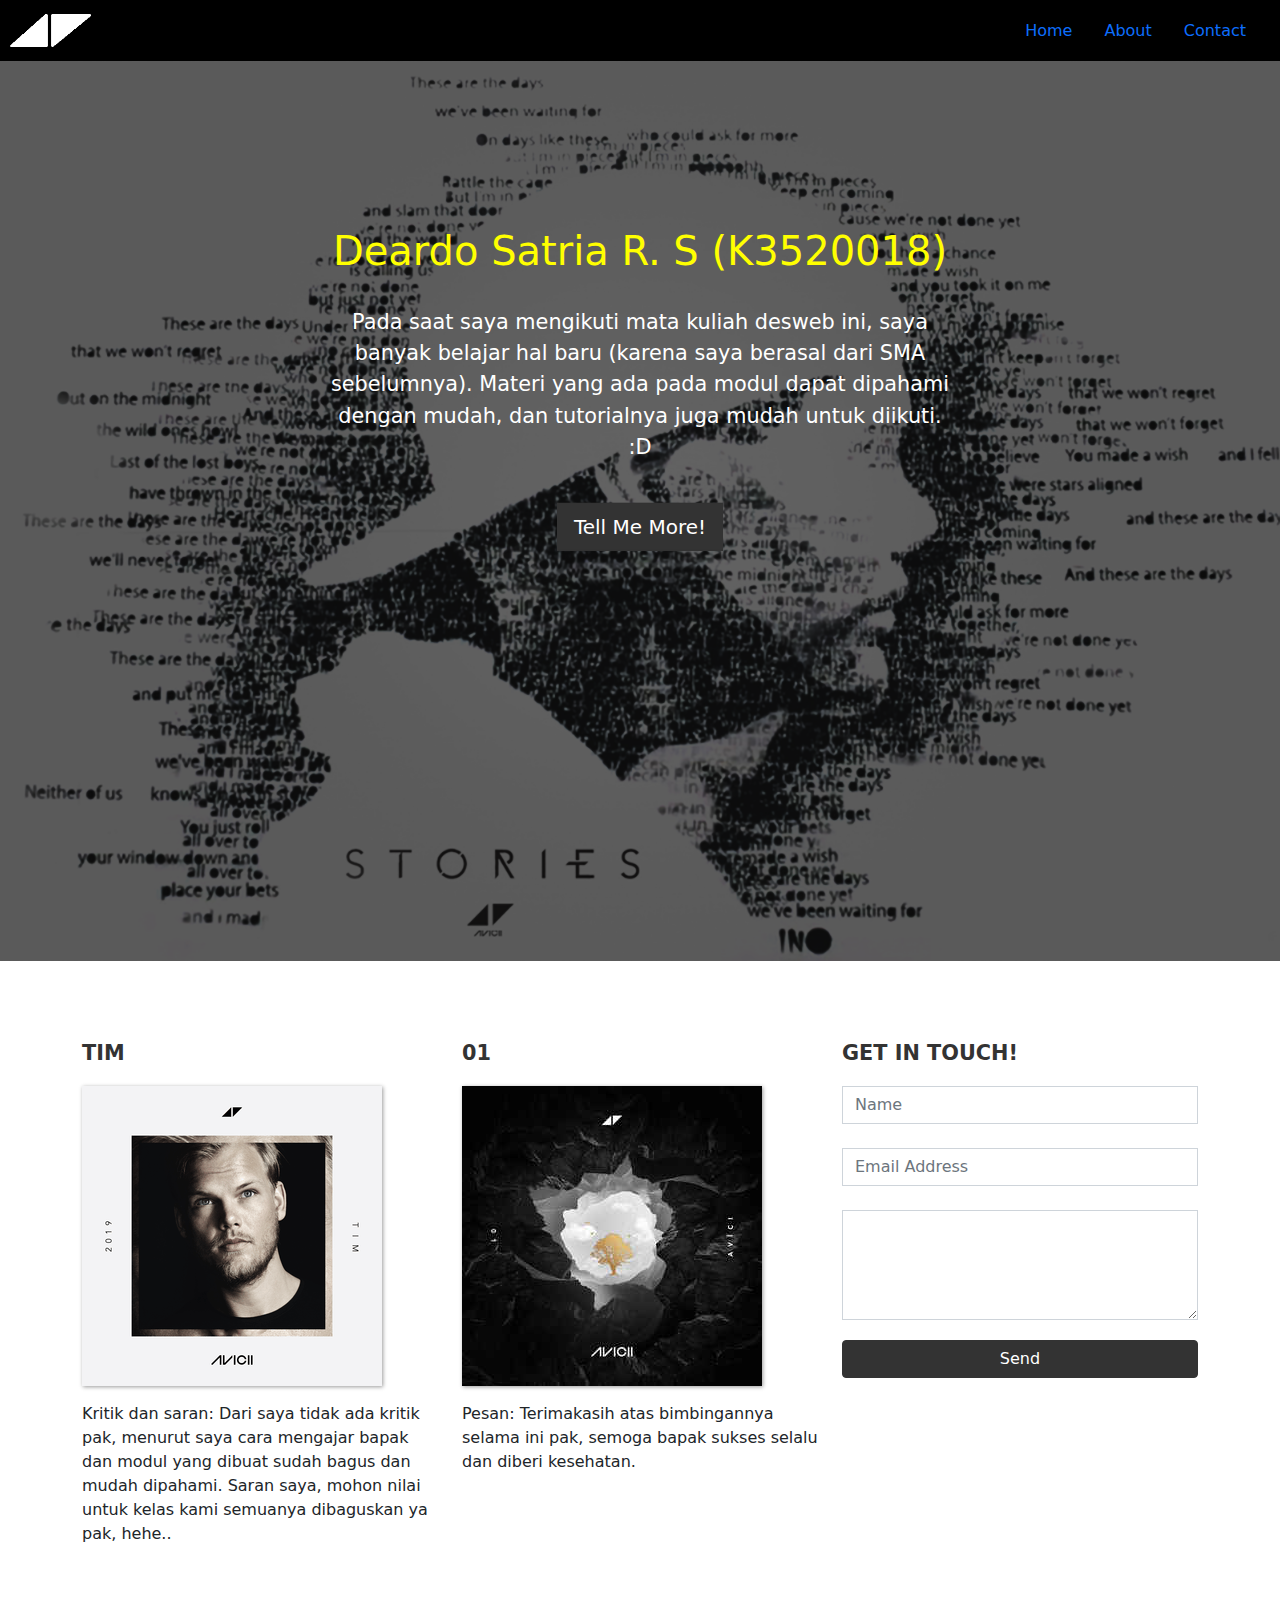
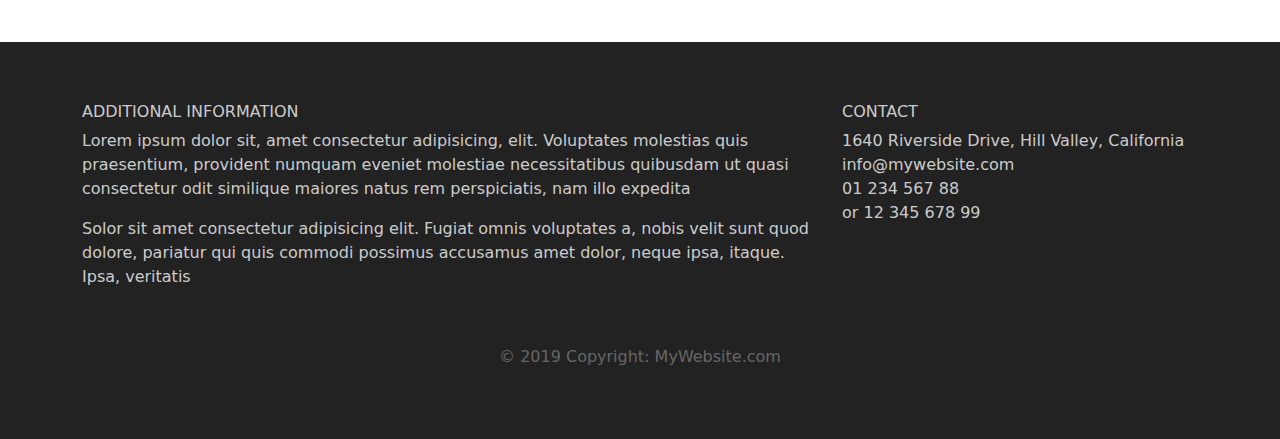
<file: index.html>
<!DOCTYPE html>
<html lang="en">
<head>
	<meta charset="UTF-8">
	<meta name="viewport" content="width=device-width, initial-scale=1.0">
	<title>Praktikum Bootstrap</title>
	<link rel="stylesheet" href="main.css" type="text/css">
	<link rel="stylesheet" href="bootstrap-5.0.1\css\bootstrap.css">
	<script src="bootstrap-5.0.1\js\bootstrap.js"></script>
</head>
<body>
	<nav class="navbar navbar-expand-md">
		<a href="#" class="navbar-brand"><img id="logo1" src="logo.png"></a>
		<button class="navbar-toggler navbar-dark" type="button" data-toggle="collapse" data-target="#main-navigation">
			<span class="navbar-toggler-icon"></span>
		</button>
		<div class="collapse navbar-collapse" id="main-navigation">
			<ul class="navbar-nav">
				<li class="nav-item">
					<a href="#" class="nav-link">Home</a>
				</li>
				<li class="nav-item">
					<a href="#" class="nav-link">About</a>
				</li>
				<li class="nav-item">
					<a href="#" class="nav-link">Contact</a>
				</li>
			</ul>
		</div>
	</nav>
	<header class="header container-fluid">
		<div class="overlay">
		</div>
	</header>
	<div class="description">
		<h1>Deardo Satria R. S (K3520018)</h1><br>
		<p>Pada saat saya mengikuti mata kuliah desweb ini, saya banyak belajar hal baru (karena saya berasal dari SMA sebelumnya). Materi yang ada pada modul dapat dipahami dengan mudah, dan tutorialnya juga mudah untuk diikuti. <br>:D</p><br>
		<button class="btn btn-outline-secondary btn-lg">Tell Me More!</button>
	</div>
	<div class="container features">
		<div class="row">
			<div class="col-lg-4 col-md-4 col-sm-12">
				<h3 class="feature-title">TIM</h3>
				<img src="images1.png" class="img-fluid">
				<p>Kritik dan saran: Dari saya tidak ada kritik pak, menurut saya cara mengajar bapak dan modul yang dibuat sudah bagus dan mudah dipahami. Saran saya, mohon nilai untuk kelas kami semuanya dibaguskan ya pak, hehe..</p>
			</div>
			<div class="col-lg-4 col-md-4 col-sm-12">
				<h3 class="feature-title">01</h3>
				<img src="images2.jpg" class="img-fluid">
				<p>Pesan: Terimakasih atas bimbingannya selama ini pak, semoga bapak sukses selalu dan diberi kesehatan.</p>
			</div>
			<div class="col-lg-4 col-md-4 col-sm-12">
				<h3 class="feature-title">Get in touch!</h3>
				<div class="form-group">
					<input type="text" class="form-control" placeholder="Name" name=""><br>
				</div>
				<div class="form-group">
					<input type="email" class="form-control" placeholder="Email Address" name="email"><br>
				</div>
				<div class="form-group">
					<textarea rows="4" class="form-control"></textarea>
				</div>
				<input type="submit" class="btn btn-secondary btn-block" value="Send" name="">
			</div>
		</div>
	</div>
	<footer class="page-footer">
		<div class="container">
			<div class="row">
				<div class="col-lg-8 col-md-8 col-sm-12">
					<h6 class="text-uppercase font-weight-bold">Additional Information</h6>
					<p>Lorem ipsum dolor sit, amet consectetur adipisicing, elit. Voluptates molestias quis praesentium, provident numquam eveniet molestiae necessitatibus quibusdam ut quasi consectetur odit similique maiores natus rem perspiciatis, nam illo expedita</p>
					<p>Solor sit amet consectetur adipisicing elit. Fugiat omnis voluptates a, nobis velit sunt quod dolore, pariatur qui quis commodi possimus accusamus amet dolor, neque ipsa, itaque. Ipsa, veritatis</p>
				</div>
				<div class="col-lg-4 col-md-4 col-sm-12">
					<h6 class="text-uppercase font-weight-bold"> Contact</h6>
					<p>1640 Riverside Drive, Hill Valley, California
					<br>info@mywebsite.com
					<br>01 234 567 88
					<br>or 12 345 678 99</p>
				</div>
			</div>
		</div>
		<div class="footer-copyright text-center">© 2019 Copyright: MyWebsite.com</div>
	</footer>
</body>
</html>
</file>
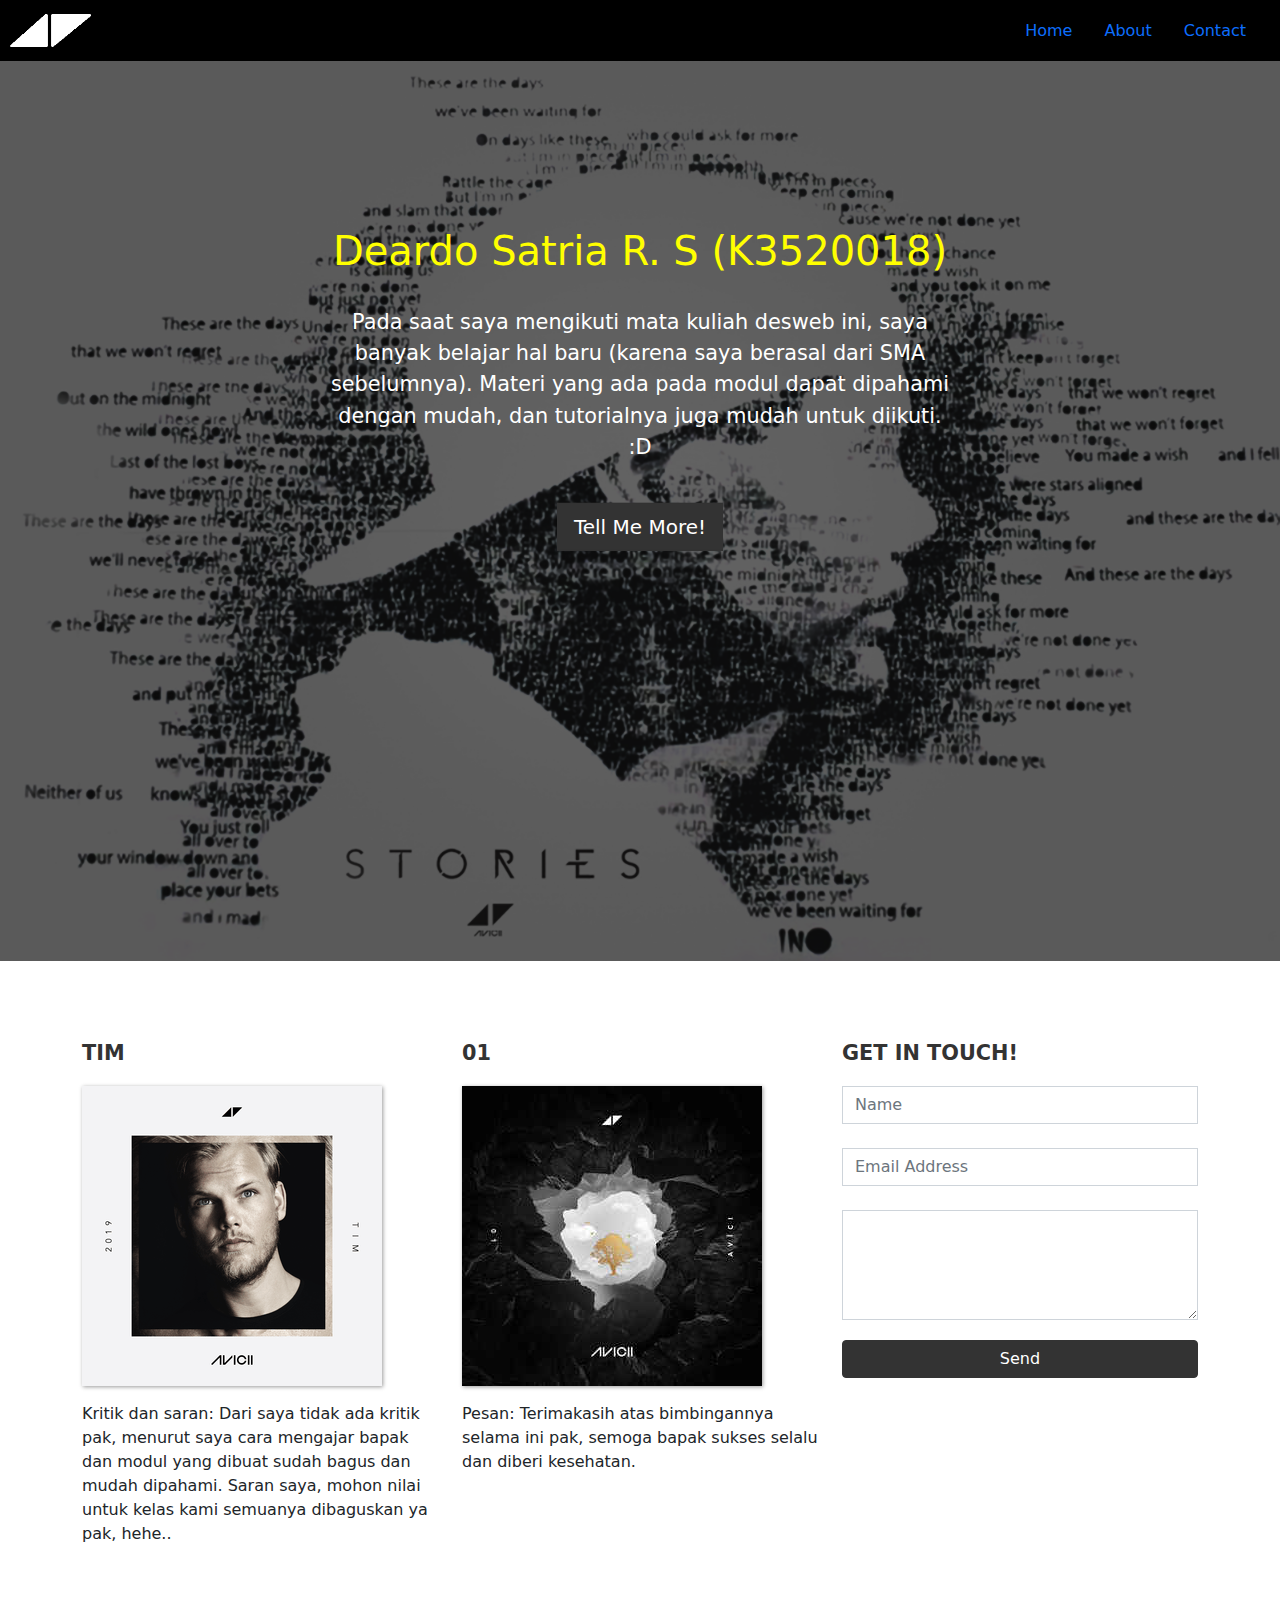
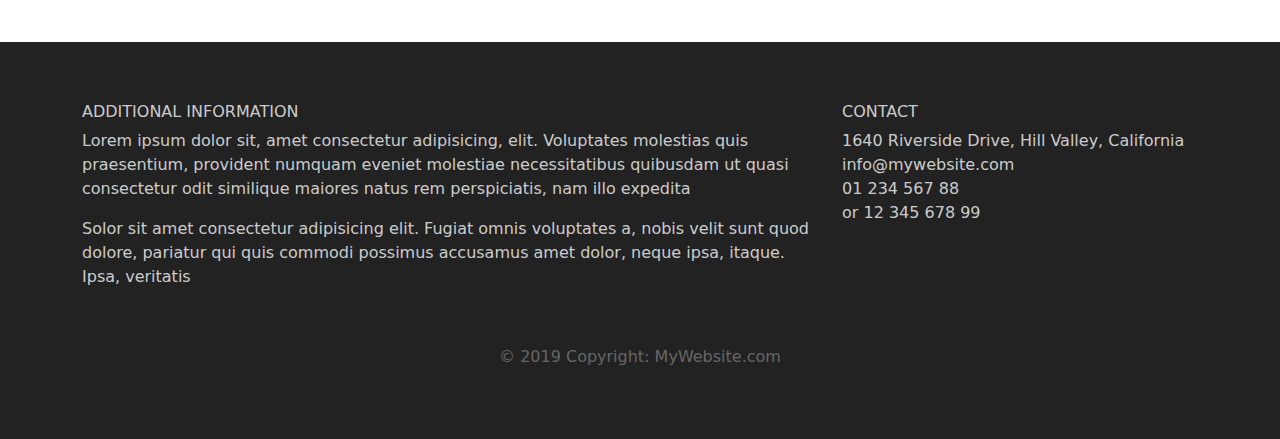
<file: docs/index.html>
<!DOCTYPE html>
<html lang="en">
<head>
	<meta charset="UTF-8">
	<meta name="viewport" content="width=device-width, initial-scale=1.0">
	<title>Praktikum Bootstrap</title>
	<link rel="stylesheet" href="main.css" type="text/css">
	<link rel="stylesheet" href="bootstrap-5.0.1\css\bootstrap.css">
	<script src="bootstrap-5.0.1\js\bootstrap.js"></script>
</head>
<body>
	<nav class="navbar navbar-expand-md">
		<a href="#" class="navbar-brand"><img id="logo1" src="logo.png"></a>
		<button class="navbar-toggler navbar-dark" type="button" data-toggle="collapse" data-target="#main-navigation">
			<span class="navbar-toggler-icon"></span>
		</button>
		<div class="collapse navbar-collapse" id="main-navigation">
			<ul class="navbar-nav">
				<li class="nav-item">
					<a href="#" class="nav-link">Home</a>
				</li>
				<li class="nav-item">
					<a href="#" class="nav-link">About</a>
				</li>
				<li class="nav-item">
					<a href="#" class="nav-link">Contact</a>
				</li>
			</ul>
		</div>
	</nav>
	<header class="header container-fluid">
		<div class="overlay">
		</div>
	</header>
	<div class="description">
		<h1>Deardo Satria R. S (K3520018)</h1><br>
		<p>Pada saat saya mengikuti mata kuliah desweb ini, saya banyak belajar hal baru (karena saya berasal dari SMA sebelumnya). Materi yang ada pada modul dapat dipahami dengan mudah, dan tutorialnya juga mudah untuk diikuti. <br>:D</p><br>
		<button class="btn btn-outline-secondary btn-lg">Tell Me More!</button>
	</div>
	<div class="container features">
		<div class="row">
			<div class="col-lg-4 col-md-4 col-sm-12">
				<h3 class="feature-title">TIM</h3>
				<img src="images1.png" class="img-fluid">
				<p>Kritik dan saran: Dari saya tidak ada kritik pak, menurut saya cara mengajar bapak dan modul yang dibuat sudah bagus dan mudah dipahami. Saran saya, mohon nilai untuk kelas kami semuanya dibaguskan ya pak, hehe..</p>
			</div>
			<div class="col-lg-4 col-md-4 col-sm-12">
				<h3 class="feature-title">01</h3>
				<img src="images2.jpg" class="img-fluid">
				<p>Pesan: Terimakasih atas bimbingannya selama ini pak, semoga bapak sukses selalu dan diberi kesehatan.</p>
			</div>
			<div class="col-lg-4 col-md-4 col-sm-12">
				<h3 class="feature-title">Get in touch!</h3>
				<div class="form-group">
					<input type="text" class="form-control" placeholder="Name" name=""><br>
				</div>
				<div class="form-group">
					<input type="email" class="form-control" placeholder="Email Address" name="email"><br>
				</div>
				<div class="form-group">
					<textarea rows="4" class="form-control"></textarea>
				</div>
				<input type="submit" class="btn btn-secondary btn-block" value="Send" name="">
			</div>
		</div>
	</div>
	<footer class="page-footer">
		<div class="container">
			<div class="row">
				<div class="col-lg-8 col-md-8 col-sm-12">
					<h6 class="text-uppercase font-weight-bold">Additional Information</h6>
					<p>Lorem ipsum dolor sit, amet consectetur adipisicing, elit. Voluptates molestias quis praesentium, provident numquam eveniet molestiae necessitatibus quibusdam ut quasi consectetur odit similique maiores natus rem perspiciatis, nam illo expedita</p>
					<p>Solor sit amet consectetur adipisicing elit. Fugiat omnis voluptates a, nobis velit sunt quod dolore, pariatur qui quis commodi possimus accusamus amet dolor, neque ipsa, itaque. Ipsa, veritatis</p>
				</div>
				<div class="col-lg-4 col-md-4 col-sm-12">
					<h6 class="text-uppercase font-weight-bold"> Contact</h6>
					<p>1640 Riverside Drive, Hill Valley, California
					<br>info@mywebsite.com
					<br>01 234 567 88
					<br>or 12 345 678 99</p>
				</div>
			</div>
		</div>
		<div class="footer-copyright text-center">© 2019 Copyright: MyWebsite.com</div>
	</footer>
</body>
</html>
</file>
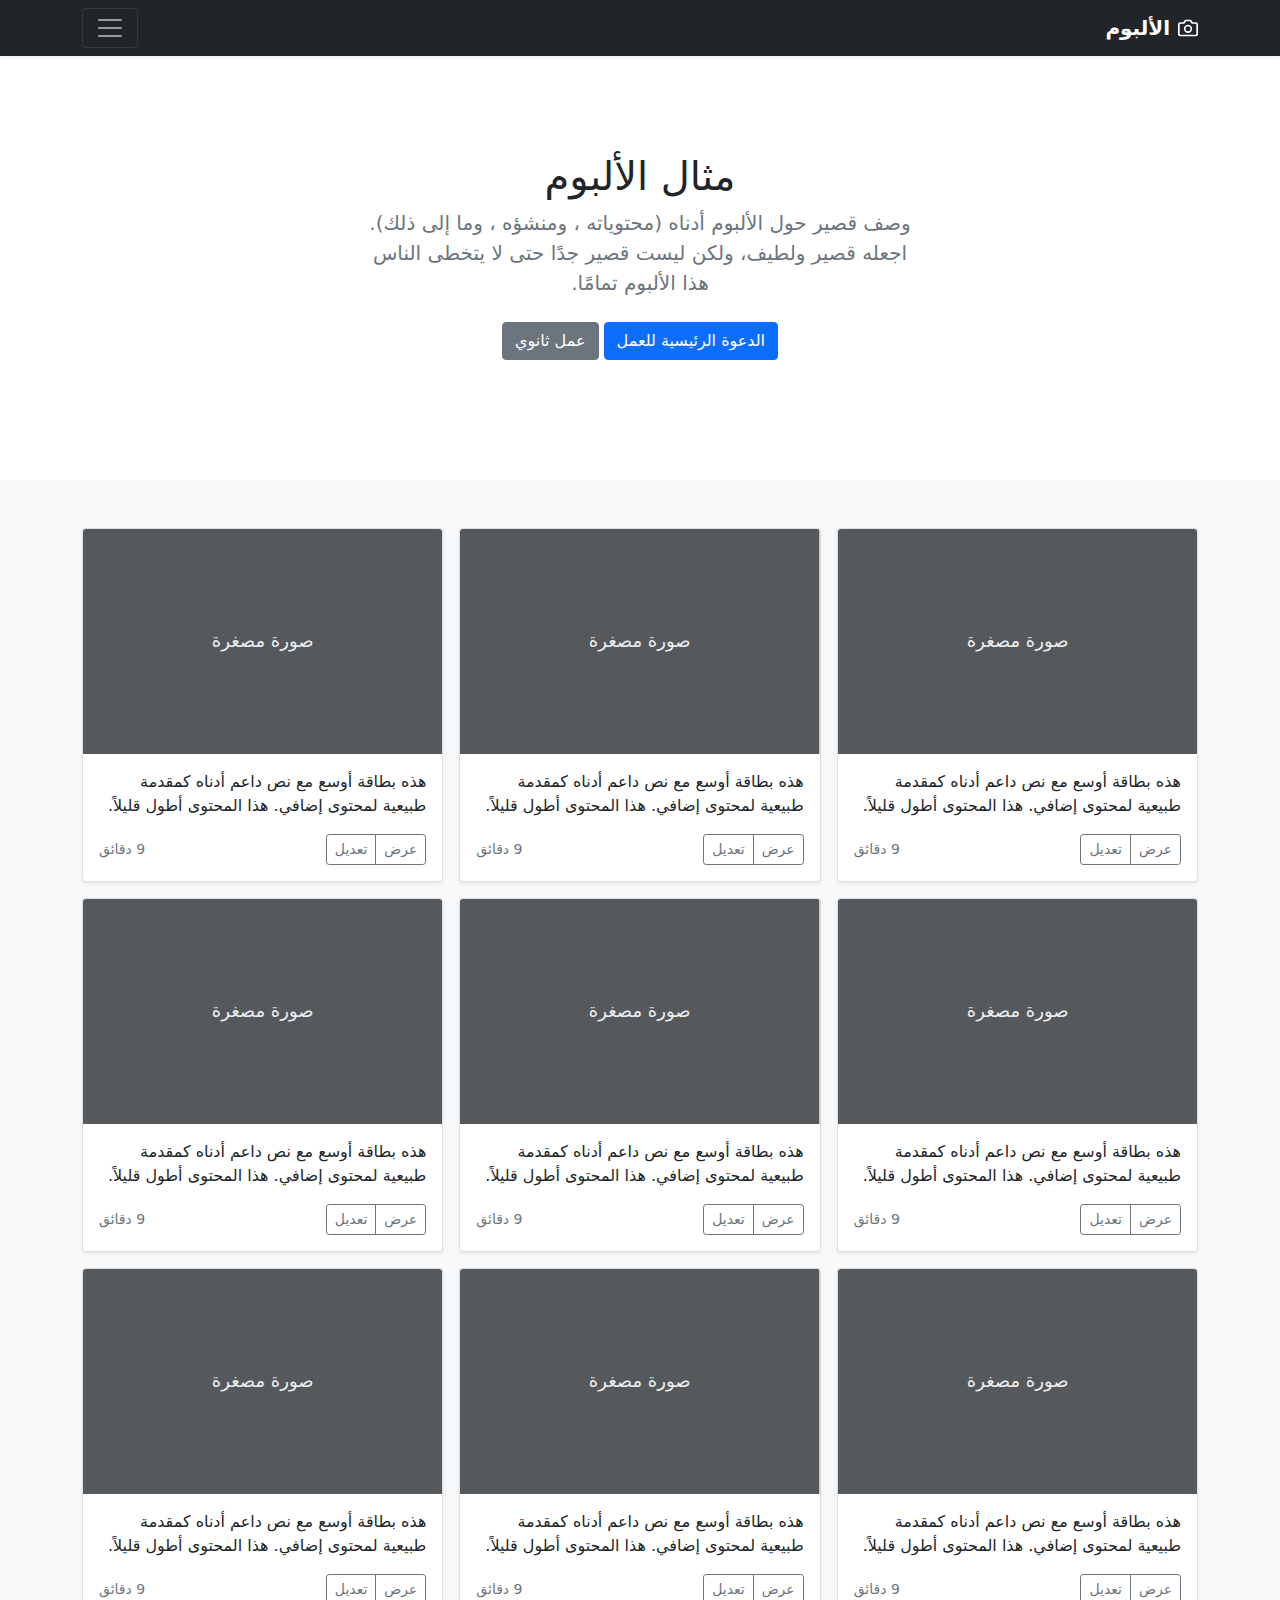
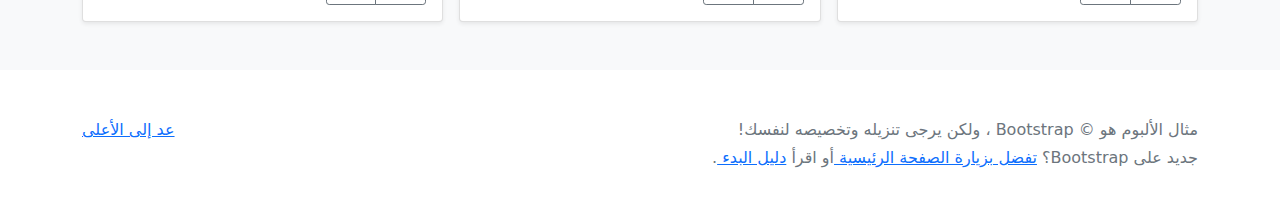
<file: bootstrap-5.0.1-examples/album-rtl/index.html>
<!doctype html>
<html lang="ar" dir="rtl">
  <head>
    <meta charset="utf-8">
    <meta name="viewport" content="width=device-width, initial-scale=1">
    <meta name="description" content="">
    <meta name="author" content="Mark Otto, Jacob Thornton, and Bootstrap contributors">
    <meta name="generator" content="Hugo 0.83.1">
    <title>مثال الألبوم · Bootstrap v5.0</title>

    <link rel="canonical" href="https://getbootstrap.com/docs/5.0/examples/album-rtl/">

    

    <!-- Bootstrap core CSS -->
<link href="../assets/dist/css/bootstrap.rtl.min.css" rel="stylesheet">

    <style>
      .bd-placeholder-img {
        font-size: 1.125rem;
        text-anchor: middle;
        -webkit-user-select: none;
        -moz-user-select: none;
        user-select: none;
      }

      @media (min-width: 768px) {
        .bd-placeholder-img-lg {
          font-size: 3.5rem;
        }
      }
    </style>

    
  </head>
  <body>
    
<header>
  <div class="collapse bg-dark" id="navbarHeader">
    <div class="container">
      <div class="row">
        <div class="col-sm-8 col-md-7 py-4">
          <h4 class="text-white">حول</h4>
          <p class="text-muted">أضف بعض المعلومات حول الألبوم، المؤلف، أو أي سياق خلفية آخر. اجعلها بضع جمل حتى يتمكن الزوار من التقاط بعض التلميحات المفيدة. ثم اربطها ببعض مواقع التواصل الاجتماعي أو معلومات الاتصال.</p>
        </div>
        <div class="col-sm-4 offset-md-1 py-4">
          <h4 class="text-white">تواصل معي</h4>
          <ul class="list-unstyled">
            <li><a href="#" class="text-white">تابعني على تويتر</a></li>
            <li><a href="#" class="text-white">شاركني الإعجاب في فيسبوك</a></li>
            <li><a href="#" class="text-white">راسلني على البريد الإلكتروني</a></li>
          </ul>
        </div>
      </div>
    </div>
  </div>
  <div class="navbar navbar-dark bg-dark shadow-sm">
    <div class="container">
      <a href="#" class="navbar-brand d-flex align-items-center">
        <svg xmlns="http://www.w3.org/2000/svg" width="20" height="20" fill="none" stroke="currentColor" stroke-linecap="round" stroke-linejoin="round" stroke-width="2" aria-hidden="true" class="me-2" viewBox="0 0 24 24"><path d="M23 19a2 2 0 0 1-2 2H3a2 2 0 0 1-2-2V8a2 2 0 0 1 2-2h4l2-3h6l2 3h4a2 2 0 0 1 2 2z"/><circle cx="12" cy="13" r="4"/></svg>
        <strong>الألبوم</strong>
      </a>
      <button class="navbar-toggler" type="button" data-bs-toggle="collapse" data-bs-target="#navbarHeader" aria-controls="navbarHeader" aria-expanded="false" aria-label="تبديل التنقل">
        <span class="navbar-toggler-icon"></span>
      </button>
    </div>
  </div>
</header>

<main>

  <section class="py-5 text-center container">
    <div class="row py-lg-5">
      <div class="col-lg-6 col-md-8 mx-auto">
        <h1 class="fw-light">مثال الألبوم</h1>
        <p class="lead text-muted">وصف قصير حول الألبوم أدناه (محتوياته ، ومنشؤه ، وما إلى ذلك). اجعله قصير ولطيف، ولكن ليست قصير جدًا حتى لا يتخطى الناس هذا الألبوم تمامًا.</p>
        <p>
          <a href="#" class="btn btn-primary my-2">الدعوة الرئيسية للعمل</a>
          <a href="#" class="btn btn-secondary my-2">عمل ثانوي</a>
        </p>
      </div>
    </div>
  </section>

  <div class="album py-5 bg-light">
    <div class="container">

      <div class="row row-cols-1 row-cols-sm-2 row-cols-md-3 g-3">
        <div class="col">
          <div class="card shadow-sm">
            <svg class="bd-placeholder-img card-img-top" width="100%" height="225" xmlns="http://www.w3.org/2000/svg" role="img" aria-label="Placeholder: صورة مصغرة" preserveAspectRatio="xMidYMid slice" focusable="false"><title>Placeholder</title><rect width="100%" height="100%" fill="#55595c"/><text x="50%" y="50%" fill="#eceeef" dy=".3em">صورة مصغرة</text></svg>

            <div class="card-body">
              <p class="card-text">هذه بطاقة أوسع مع نص داعم أدناه كمقدمة طبيعية لمحتوى إضافي. هذا المحتوى أطول قليلاً.</p>
              <div class="d-flex justify-content-between align-items-center">
                <div class="btn-group">
                  <button type="button" class="btn btn-sm btn-outline-secondary">عرض</button>
                  <button type="button" class="btn btn-sm btn-outline-secondary">تعديل</button>
                </div>
                <small class="text-muted">9 دقائق</small>
              </div>
            </div>
          </div>
        </div>
        <div class="col">
          <div class="card shadow-sm">
            <svg class="bd-placeholder-img card-img-top" width="100%" height="225" xmlns="http://www.w3.org/2000/svg" role="img" aria-label="Placeholder: صورة مصغرة" preserveAspectRatio="xMidYMid slice" focusable="false"><title>Placeholder</title><rect width="100%" height="100%" fill="#55595c"/><text x="50%" y="50%" fill="#eceeef" dy=".3em">صورة مصغرة</text></svg>

            <div class="card-body">
              <p class="card-text">هذه بطاقة أوسع مع نص داعم أدناه كمقدمة طبيعية لمحتوى إضافي. هذا المحتوى أطول قليلاً.</p>
              <div class="d-flex justify-content-between align-items-center">
                <div class="btn-group">
                  <button type="button" class="btn btn-sm btn-outline-secondary">عرض</button>
                  <button type="button" class="btn btn-sm btn-outline-secondary">تعديل</button>
                </div>
                <small class="text-muted">9 دقائق</small>
              </div>
            </div>
          </div>
        </div>
        <div class="col">
          <div class="card shadow-sm">
            <svg class="bd-placeholder-img card-img-top" width="100%" height="225" xmlns="http://www.w3.org/2000/svg" role="img" aria-label="Placeholder: صورة مصغرة" preserveAspectRatio="xMidYMid slice" focusable="false"><title>Placeholder</title><rect width="100%" height="100%" fill="#55595c"/><text x="50%" y="50%" fill="#eceeef" dy=".3em">صورة مصغرة</text></svg>

            <div class="card-body">
              <p class="card-text">هذه بطاقة أوسع مع نص داعم أدناه كمقدمة طبيعية لمحتوى إضافي. هذا المحتوى أطول قليلاً.</p>
              <div class="d-flex justify-content-between align-items-center">
                <div class="btn-group">
                  <button type="button" class="btn btn-sm btn-outline-secondary">عرض</button>
                  <button type="button" class="btn btn-sm btn-outline-secondary">تعديل</button>
                </div>
                <small class="text-muted">9 دقائق</small>
              </div>
            </div>
          </div>
        </div>

        <div class="col">
          <div class="card shadow-sm">
            <svg class="bd-placeholder-img card-img-top" width="100%" height="225" xmlns="http://www.w3.org/2000/svg" role="img" aria-label="Placeholder: صورة مصغرة" preserveAspectRatio="xMidYMid slice" focusable="false"><title>Placeholder</title><rect width="100%" height="100%" fill="#55595c"/><text x="50%" y="50%" fill="#eceeef" dy=".3em">صورة مصغرة</text></svg>

            <div class="card-body">
              <p class="card-text">هذه بطاقة أوسع مع نص داعم أدناه كمقدمة طبيعية لمحتوى إضافي. هذا المحتوى أطول قليلاً.</p>
              <div class="d-flex justify-content-between align-items-center">
                <div class="btn-group">
                  <button type="button" class="btn btn-sm btn-outline-secondary">عرض</button>
                  <button type="button" class="btn btn-sm btn-outline-secondary">تعديل</button>
                </div>
                <small class="text-muted">9 دقائق</small>
              </div>
            </div>
          </div>
        </div>
        <div class="col">
          <div class="card shadow-sm">
            <svg class="bd-placeholder-img card-img-top" width="100%" height="225" xmlns="http://www.w3.org/2000/svg" role="img" aria-label="Placeholder: صورة مصغرة" preserveAspectRatio="xMidYMid slice" focusable="false"><title>Placeholder</title><rect width="100%" height="100%" fill="#55595c"/><text x="50%" y="50%" fill="#eceeef" dy=".3em">صورة مصغرة</text></svg>

            <div class="card-body">
              <p class="card-text">هذه بطاقة أوسع مع نص داعم أدناه كمقدمة طبيعية لمحتوى إضافي. هذا المحتوى أطول قليلاً.</p>
              <div class="d-flex justify-content-between align-items-center">
                <div class="btn-group">
                  <button type="button" class="btn btn-sm btn-outline-secondary">عرض</button>
                  <button type="button" class="btn btn-sm btn-outline-secondary">تعديل</button>
                </div>
                <small class="text-muted">9 دقائق</small>
              </div>
            </div>
          </div>
        </div>
        <div class="col">
          <div class="card shadow-sm">
            <svg class="bd-placeholder-img card-img-top" width="100%" height="225" xmlns="http://www.w3.org/2000/svg" role="img" aria-label="Placeholder: صورة مصغرة" preserveAspectRatio="xMidYMid slice" focusable="false"><title>Placeholder</title><rect width="100%" height="100%" fill="#55595c"/><text x="50%" y="50%" fill="#eceeef" dy=".3em">صورة مصغرة</text></svg>

            <div class="card-body">
              <p class="card-text">هذه بطاقة أوسع مع نص داعم أدناه كمقدمة طبيعية لمحتوى إضافي. هذا المحتوى أطول قليلاً.</p>
              <div class="d-flex justify-content-between align-items-center">
                <div class="btn-group">
                  <button type="button" class="btn btn-sm btn-outline-secondary">عرض</button>
                  <button type="button" class="btn btn-sm btn-outline-secondary">تعديل</button>
                </div>
                <small class="text-muted">9 دقائق</small>
              </div>
            </div>
          </div>
        </div>

        <div class="col">
          <div class="card shadow-sm">
            <svg class="bd-placeholder-img card-img-top" width="100%" height="225" xmlns="http://www.w3.org/2000/svg" role="img" aria-label="Placeholder: صورة مصغرة" preserveAspectRatio="xMidYMid slice" focusable="false"><title>Placeholder</title><rect width="100%" height="100%" fill="#55595c"/><text x="50%" y="50%" fill="#eceeef" dy=".3em">صورة مصغرة</text></svg>

            <div class="card-body">
              <p class="card-text">هذه بطاقة أوسع مع نص داعم أدناه كمقدمة طبيعية لمحتوى إضافي. هذا المحتوى أطول قليلاً.</p>
              <div class="d-flex justify-content-between align-items-center">
                <div class="btn-group">
                  <button type="button" class="btn btn-sm btn-outline-secondary">عرض</button>
                  <button type="button" class="btn btn-sm btn-outline-secondary">تعديل</button>
                </div>
                <small class="text-muted">9 دقائق</small>
              </div>
            </div>
          </div>
        </div>
        <div class="col">
          <div class="card shadow-sm">
            <svg class="bd-placeholder-img card-img-top" width="100%" height="225" xmlns="http://www.w3.org/2000/svg" role="img" aria-label="Placeholder: صورة مصغرة" preserveAspectRatio="xMidYMid slice" focusable="false"><title>Placeholder</title><rect width="100%" height="100%" fill="#55595c"/><text x="50%" y="50%" fill="#eceeef" dy=".3em">صورة مصغرة</text></svg>

            <div class="card-body">
              <p class="card-text">هذه بطاقة أوسع مع نص داعم أدناه كمقدمة طبيعية لمحتوى إضافي. هذا المحتوى أطول قليلاً.</p>
              <div class="d-flex justify-content-between align-items-center">
                <div class="btn-group">
                  <button type="button" class="btn btn-sm btn-outline-secondary">عرض</button>
                  <button type="button" class="btn btn-sm btn-outline-secondary">تعديل</button>
                </div>
                <small class="text-muted">9 دقائق</small>
              </div>
            </div>
          </div>
        </div>
        <div class="col">
          <div class="card shadow-sm">
            <svg class="bd-placeholder-img card-img-top" width="100%" height="225" xmlns="http://www.w3.org/2000/svg" role="img" aria-label="Placeholder: صورة مصغرة" preserveAspectRatio="xMidYMid slice" focusable="false"><title>Placeholder</title><rect width="100%" height="100%" fill="#55595c"/><text x="50%" y="50%" fill="#eceeef" dy=".3em">صورة مصغرة</text></svg>

            <div class="card-body">
              <p class="card-text">هذه بطاقة أوسع مع نص داعم أدناه كمقدمة طبيعية لمحتوى إضافي. هذا المحتوى أطول قليلاً.</p>
              <div class="d-flex justify-content-between align-items-center">
                <div class="btn-group">
                  <button type="button" class="btn btn-sm btn-outline-secondary">عرض</button>
                  <button type="button" class="btn btn-sm btn-outline-secondary">تعديل</button>
                </div>
                <small class="text-muted">9 دقائق</small>
              </div>
            </div>
          </div>
        </div>
      </div>
    </div>
  </div>

</main>

<footer class="text-muted py-5">
  <div class="container">
    <p class="float-end mb-1">
      <a href="#">عد إلى الأعلى</a>
    </p>
    <p class="mb-1">مثال الألبوم هو © Bootstrap ، ولكن يرجى تنزيله وتخصيصه لنفسك!</p>
    <p class="mb-0">جديد على Bootstrap؟ <a href="/"> تفضل بزيارة الصفحة الرئيسية </a> أو اقرأ <a href="../getting-started/introduction/ "> دليل البدء </a>.</p>
  </div>
</footer>


    <script src="../assets/dist/js/bootstrap.bundle.min.js"></script>

      
  </body>
</html>
</file>
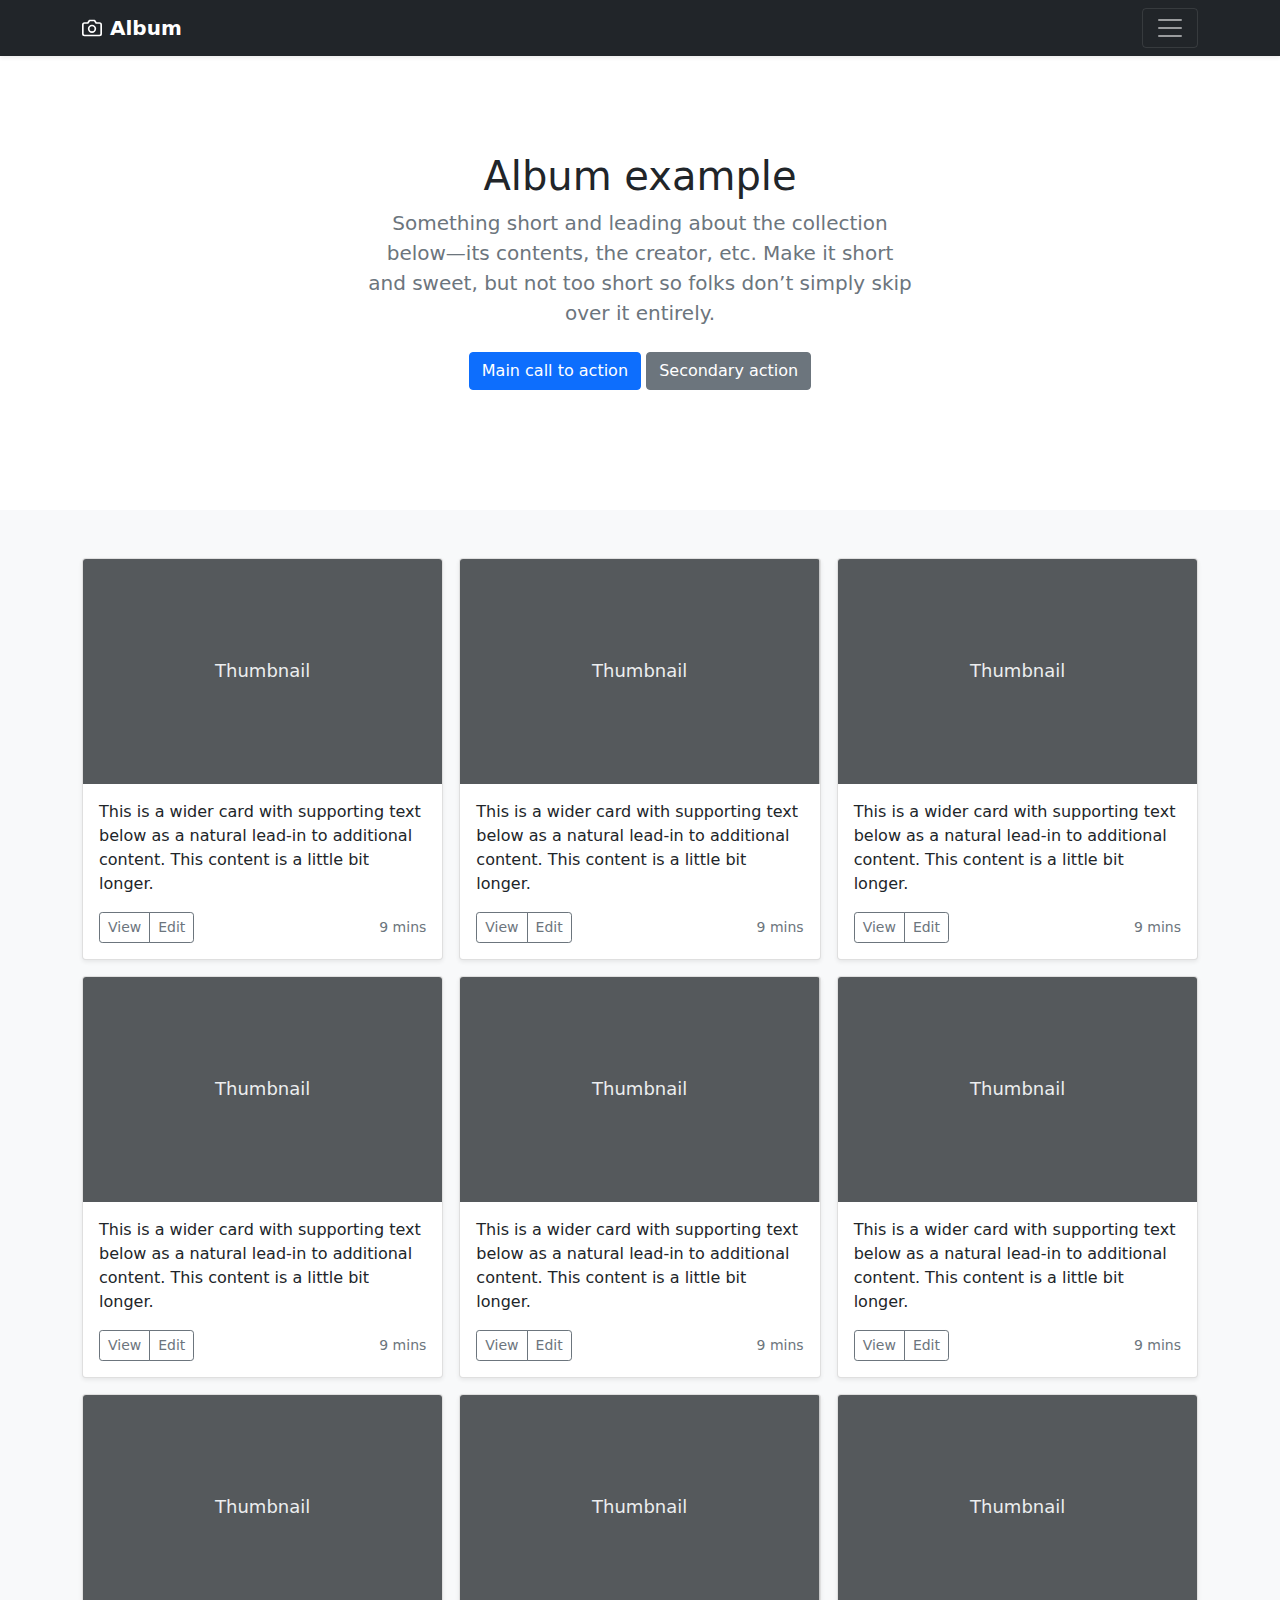
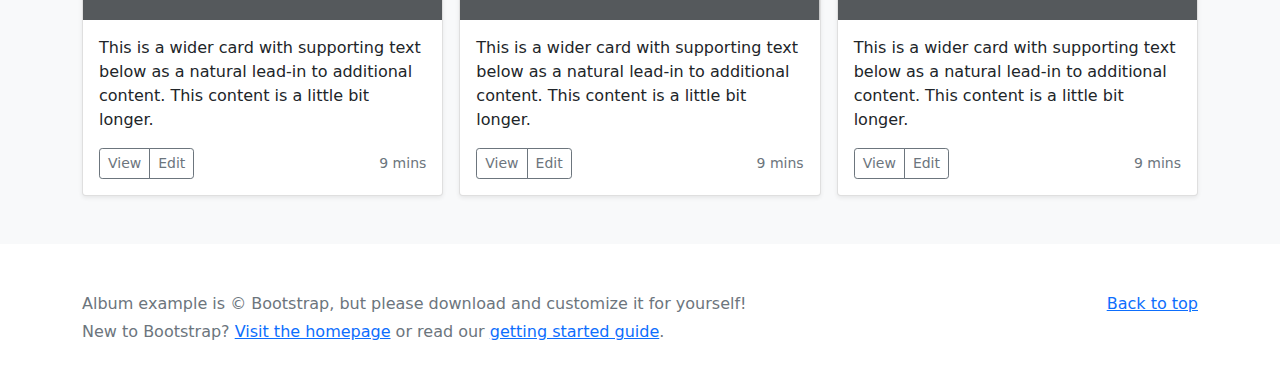
<file: bootstrap-5.0.1-examples/album/index.html>
<!doctype html>
<html lang="en">
  <head>
    <meta charset="utf-8">
    <meta name="viewport" content="width=device-width, initial-scale=1">
    <meta name="description" content="">
    <meta name="author" content="Mark Otto, Jacob Thornton, and Bootstrap contributors">
    <meta name="generator" content="Hugo 0.83.1">
    <title>Album example · Bootstrap v5.0</title>

    <link rel="canonical" href="https://getbootstrap.com/docs/5.0/examples/album/">

    

    <!-- Bootstrap core CSS -->
<link href="../assets/dist/css/bootstrap.min.css" rel="stylesheet">

    <style>
      .bd-placeholder-img {
        font-size: 1.125rem;
        text-anchor: middle;
        -webkit-user-select: none;
        -moz-user-select: none;
        user-select: none;
      }

      @media (min-width: 768px) {
        .bd-placeholder-img-lg {
          font-size: 3.5rem;
        }
      }
    </style>

    
  </head>
  <body>
    
<header>
  <div class="collapse bg-dark" id="navbarHeader">
    <div class="container">
      <div class="row">
        <div class="col-sm-8 col-md-7 py-4">
          <h4 class="text-white">About</h4>
          <p class="text-muted">Add some information about the album below, the author, or any other background context. Make it a few sentences long so folks can pick up some informative tidbits. Then, link them off to some social networking sites or contact information.</p>
        </div>
        <div class="col-sm-4 offset-md-1 py-4">
          <h4 class="text-white">Contact</h4>
          <ul class="list-unstyled">
            <li><a href="#" class="text-white">Follow on Twitter</a></li>
            <li><a href="#" class="text-white">Like on Facebook</a></li>
            <li><a href="#" class="text-white">Email me</a></li>
          </ul>
        </div>
      </div>
    </div>
  </div>
  <div class="navbar navbar-dark bg-dark shadow-sm">
    <div class="container">
      <a href="#" class="navbar-brand d-flex align-items-center">
        <svg xmlns="http://www.w3.org/2000/svg" width="20" height="20" fill="none" stroke="currentColor" stroke-linecap="round" stroke-linejoin="round" stroke-width="2" aria-hidden="true" class="me-2" viewBox="0 0 24 24"><path d="M23 19a2 2 0 0 1-2 2H3a2 2 0 0 1-2-2V8a2 2 0 0 1 2-2h4l2-3h6l2 3h4a2 2 0 0 1 2 2z"/><circle cx="12" cy="13" r="4"/></svg>
        <strong>Album</strong>
      </a>
      <button class="navbar-toggler" type="button" data-bs-toggle="collapse" data-bs-target="#navbarHeader" aria-controls="navbarHeader" aria-expanded="false" aria-label="Toggle navigation">
        <span class="navbar-toggler-icon"></span>
      </button>
    </div>
  </div>
</header>

<main>

  <section class="py-5 text-center container">
    <div class="row py-lg-5">
      <div class="col-lg-6 col-md-8 mx-auto">
        <h1 class="fw-light">Album example</h1>
        <p class="lead text-muted">Something short and leading about the collection below—its contents, the creator, etc. Make it short and sweet, but not too short so folks don’t simply skip over it entirely.</p>
        <p>
          <a href="#" class="btn btn-primary my-2">Main call to action</a>
          <a href="#" class="btn btn-secondary my-2">Secondary action</a>
        </p>
      </div>
    </div>
  </section>

  <div class="album py-5 bg-light">
    <div class="container">

      <div class="row row-cols-1 row-cols-sm-2 row-cols-md-3 g-3">
        <div class="col">
          <div class="card shadow-sm">
            <svg class="bd-placeholder-img card-img-top" width="100%" height="225" xmlns="http://www.w3.org/2000/svg" role="img" aria-label="Placeholder: Thumbnail" preserveAspectRatio="xMidYMid slice" focusable="false"><title>Placeholder</title><rect width="100%" height="100%" fill="#55595c"/><text x="50%" y="50%" fill="#eceeef" dy=".3em">Thumbnail</text></svg>

            <div class="card-body">
              <p class="card-text">This is a wider card with supporting text below as a natural lead-in to additional content. This content is a little bit longer.</p>
              <div class="d-flex justify-content-between align-items-center">
                <div class="btn-group">
                  <button type="button" class="btn btn-sm btn-outline-secondary">View</button>
                  <button type="button" class="btn btn-sm btn-outline-secondary">Edit</button>
                </div>
                <small class="text-muted">9 mins</small>
              </div>
            </div>
          </div>
        </div>
        <div class="col">
          <div class="card shadow-sm">
            <svg class="bd-placeholder-img card-img-top" width="100%" height="225" xmlns="http://www.w3.org/2000/svg" role="img" aria-label="Placeholder: Thumbnail" preserveAspectRatio="xMidYMid slice" focusable="false"><title>Placeholder</title><rect width="100%" height="100%" fill="#55595c"/><text x="50%" y="50%" fill="#eceeef" dy=".3em">Thumbnail</text></svg>

            <div class="card-body">
              <p class="card-text">This is a wider card with supporting text below as a natural lead-in to additional content. This content is a little bit longer.</p>
              <div class="d-flex justify-content-between align-items-center">
                <div class="btn-group">
                  <button type="button" class="btn btn-sm btn-outline-secondary">View</button>
                  <button type="button" class="btn btn-sm btn-outline-secondary">Edit</button>
                </div>
                <small class="text-muted">9 mins</small>
              </div>
            </div>
          </div>
        </div>
        <div class="col">
          <div class="card shadow-sm">
            <svg class="bd-placeholder-img card-img-top" width="100%" height="225" xmlns="http://www.w3.org/2000/svg" role="img" aria-label="Placeholder: Thumbnail" preserveAspectRatio="xMidYMid slice" focusable="false"><title>Placeholder</title><rect width="100%" height="100%" fill="#55595c"/><text x="50%" y="50%" fill="#eceeef" dy=".3em">Thumbnail</text></svg>

            <div class="card-body">
              <p class="card-text">This is a wider card with supporting text below as a natural lead-in to additional content. This content is a little bit longer.</p>
              <div class="d-flex justify-content-between align-items-center">
                <div class="btn-group">
                  <button type="button" class="btn btn-sm btn-outline-secondary">View</button>
                  <button type="button" class="btn btn-sm btn-outline-secondary">Edit</button>
                </div>
                <small class="text-muted">9 mins</small>
              </div>
            </div>
          </div>
        </div>

        <div class="col">
          <div class="card shadow-sm">
            <svg class="bd-placeholder-img card-img-top" width="100%" height="225" xmlns="http://www.w3.org/2000/svg" role="img" aria-label="Placeholder: Thumbnail" preserveAspectRatio="xMidYMid slice" focusable="false"><title>Placeholder</title><rect width="100%" height="100%" fill="#55595c"/><text x="50%" y="50%" fill="#eceeef" dy=".3em">Thumbnail</text></svg>

            <div class="card-body">
              <p class="card-text">This is a wider card with supporting text below as a natural lead-in to additional content. This content is a little bit longer.</p>
              <div class="d-flex justify-content-between align-items-center">
                <div class="btn-group">
                  <button type="button" class="btn btn-sm btn-outline-secondary">View</button>
                  <button type="button" class="btn btn-sm btn-outline-secondary">Edit</button>
                </div>
                <small class="text-muted">9 mins</small>
              </div>
            </div>
          </div>
        </div>
        <div class="col">
          <div class="card shadow-sm">
            <svg class="bd-placeholder-img card-img-top" width="100%" height="225" xmlns="http://www.w3.org/2000/svg" role="img" aria-label="Placeholder: Thumbnail" preserveAspectRatio="xMidYMid slice" focusable="false"><title>Placeholder</title><rect width="100%" height="100%" fill="#55595c"/><text x="50%" y="50%" fill="#eceeef" dy=".3em">Thumbnail</text></svg>

            <div class="card-body">
              <p class="card-text">This is a wider card with supporting text below as a natural lead-in to additional content. This content is a little bit longer.</p>
              <div class="d-flex justify-content-between align-items-center">
                <div class="btn-group">
                  <button type="button" class="btn btn-sm btn-outline-secondary">View</button>
                  <button type="button" class="btn btn-sm btn-outline-secondary">Edit</button>
                </div>
                <small class="text-muted">9 mins</small>
              </div>
            </div>
          </div>
        </div>
        <div class="col">
          <div class="card shadow-sm">
            <svg class="bd-placeholder-img card-img-top" width="100%" height="225" xmlns="http://www.w3.org/2000/svg" role="img" aria-label="Placeholder: Thumbnail" preserveAspectRatio="xMidYMid slice" focusable="false"><title>Placeholder</title><rect width="100%" height="100%" fill="#55595c"/><text x="50%" y="50%" fill="#eceeef" dy=".3em">Thumbnail</text></svg>

            <div class="card-body">
              <p class="card-text">This is a wider card with supporting text below as a natural lead-in to additional content. This content is a little bit longer.</p>
              <div class="d-flex justify-content-between align-items-center">
                <div class="btn-group">
                  <button type="button" class="btn btn-sm btn-outline-secondary">View</button>
                  <button type="button" class="btn btn-sm btn-outline-secondary">Edit</button>
                </div>
                <small class="text-muted">9 mins</small>
              </div>
            </div>
          </div>
        </div>

        <div class="col">
          <div class="card shadow-sm">
            <svg class="bd-placeholder-img card-img-top" width="100%" height="225" xmlns="http://www.w3.org/2000/svg" role="img" aria-label="Placeholder: Thumbnail" preserveAspectRatio="xMidYMid slice" focusable="false"><title>Placeholder</title><rect width="100%" height="100%" fill="#55595c"/><text x="50%" y="50%" fill="#eceeef" dy=".3em">Thumbnail</text></svg>

            <div class="card-body">
              <p class="card-text">This is a wider card with supporting text below as a natural lead-in to additional content. This content is a little bit longer.</p>
              <div class="d-flex justify-content-between align-items-center">
                <div class="btn-group">
                  <button type="button" class="btn btn-sm btn-outline-secondary">View</button>
                  <button type="button" class="btn btn-sm btn-outline-secondary">Edit</button>
                </div>
                <small class="text-muted">9 mins</small>
              </div>
            </div>
          </div>
        </div>
        <div class="col">
          <div class="card shadow-sm">
            <svg class="bd-placeholder-img card-img-top" width="100%" height="225" xmlns="http://www.w3.org/2000/svg" role="img" aria-label="Placeholder: Thumbnail" preserveAspectRatio="xMidYMid slice" focusable="false"><title>Placeholder</title><rect width="100%" height="100%" fill="#55595c"/><text x="50%" y="50%" fill="#eceeef" dy=".3em">Thumbnail</text></svg>

            <div class="card-body">
              <p class="card-text">This is a wider card with supporting text below as a natural lead-in to additional content. This content is a little bit longer.</p>
              <div class="d-flex justify-content-between align-items-center">
                <div class="btn-group">
                  <button type="button" class="btn btn-sm btn-outline-secondary">View</button>
                  <button type="button" class="btn btn-sm btn-outline-secondary">Edit</button>
                </div>
                <small class="text-muted">9 mins</small>
              </div>
            </div>
          </div>
        </div>
        <div class="col">
          <div class="card shadow-sm">
            <svg class="bd-placeholder-img card-img-top" width="100%" height="225" xmlns="http://www.w3.org/2000/svg" role="img" aria-label="Placeholder: Thumbnail" preserveAspectRatio="xMidYMid slice" focusable="false"><title>Placeholder</title><rect width="100%" height="100%" fill="#55595c"/><text x="50%" y="50%" fill="#eceeef" dy=".3em">Thumbnail</text></svg>

            <div class="card-body">
              <p class="card-text">This is a wider card with supporting text below as a natural lead-in to additional content. This content is a little bit longer.</p>
              <div class="d-flex justify-content-between align-items-center">
                <div class="btn-group">
                  <button type="button" class="btn btn-sm btn-outline-secondary">View</button>
                  <button type="button" class="btn btn-sm btn-outline-secondary">Edit</button>
                </div>
                <small class="text-muted">9 mins</small>
              </div>
            </div>
          </div>
        </div>
      </div>
    </div>
  </div>

</main>

<footer class="text-muted py-5">
  <div class="container">
    <p class="float-end mb-1">
      <a href="#">Back to top</a>
    </p>
    <p class="mb-1">Album example is &copy; Bootstrap, but please download and customize it for yourself!</p>
    <p class="mb-0">New to Bootstrap? <a href="/">Visit the homepage</a> or read our <a href="../getting-started/introduction/">getting started guide</a>.</p>
  </div>
</footer>


    <script src="../assets/dist/js/bootstrap.bundle.min.js"></script>

      
  </body>
</html>
</file>
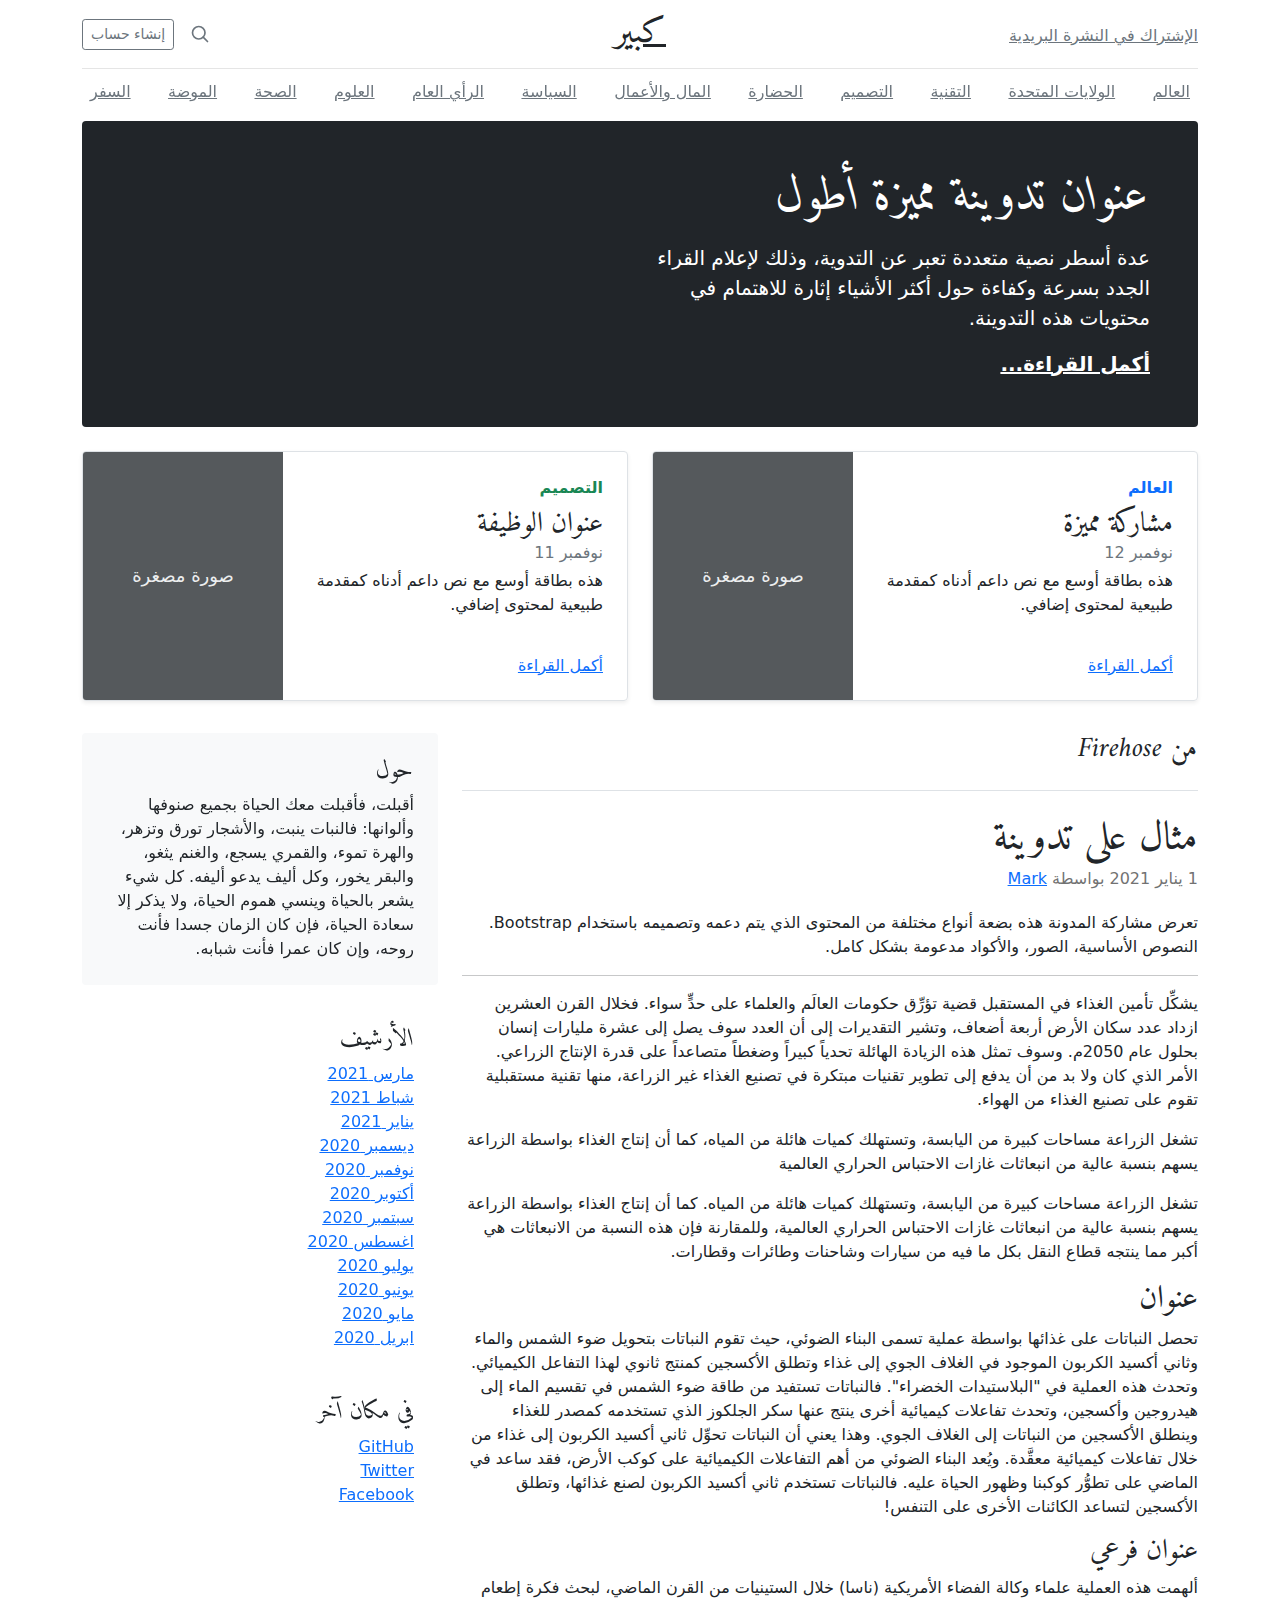
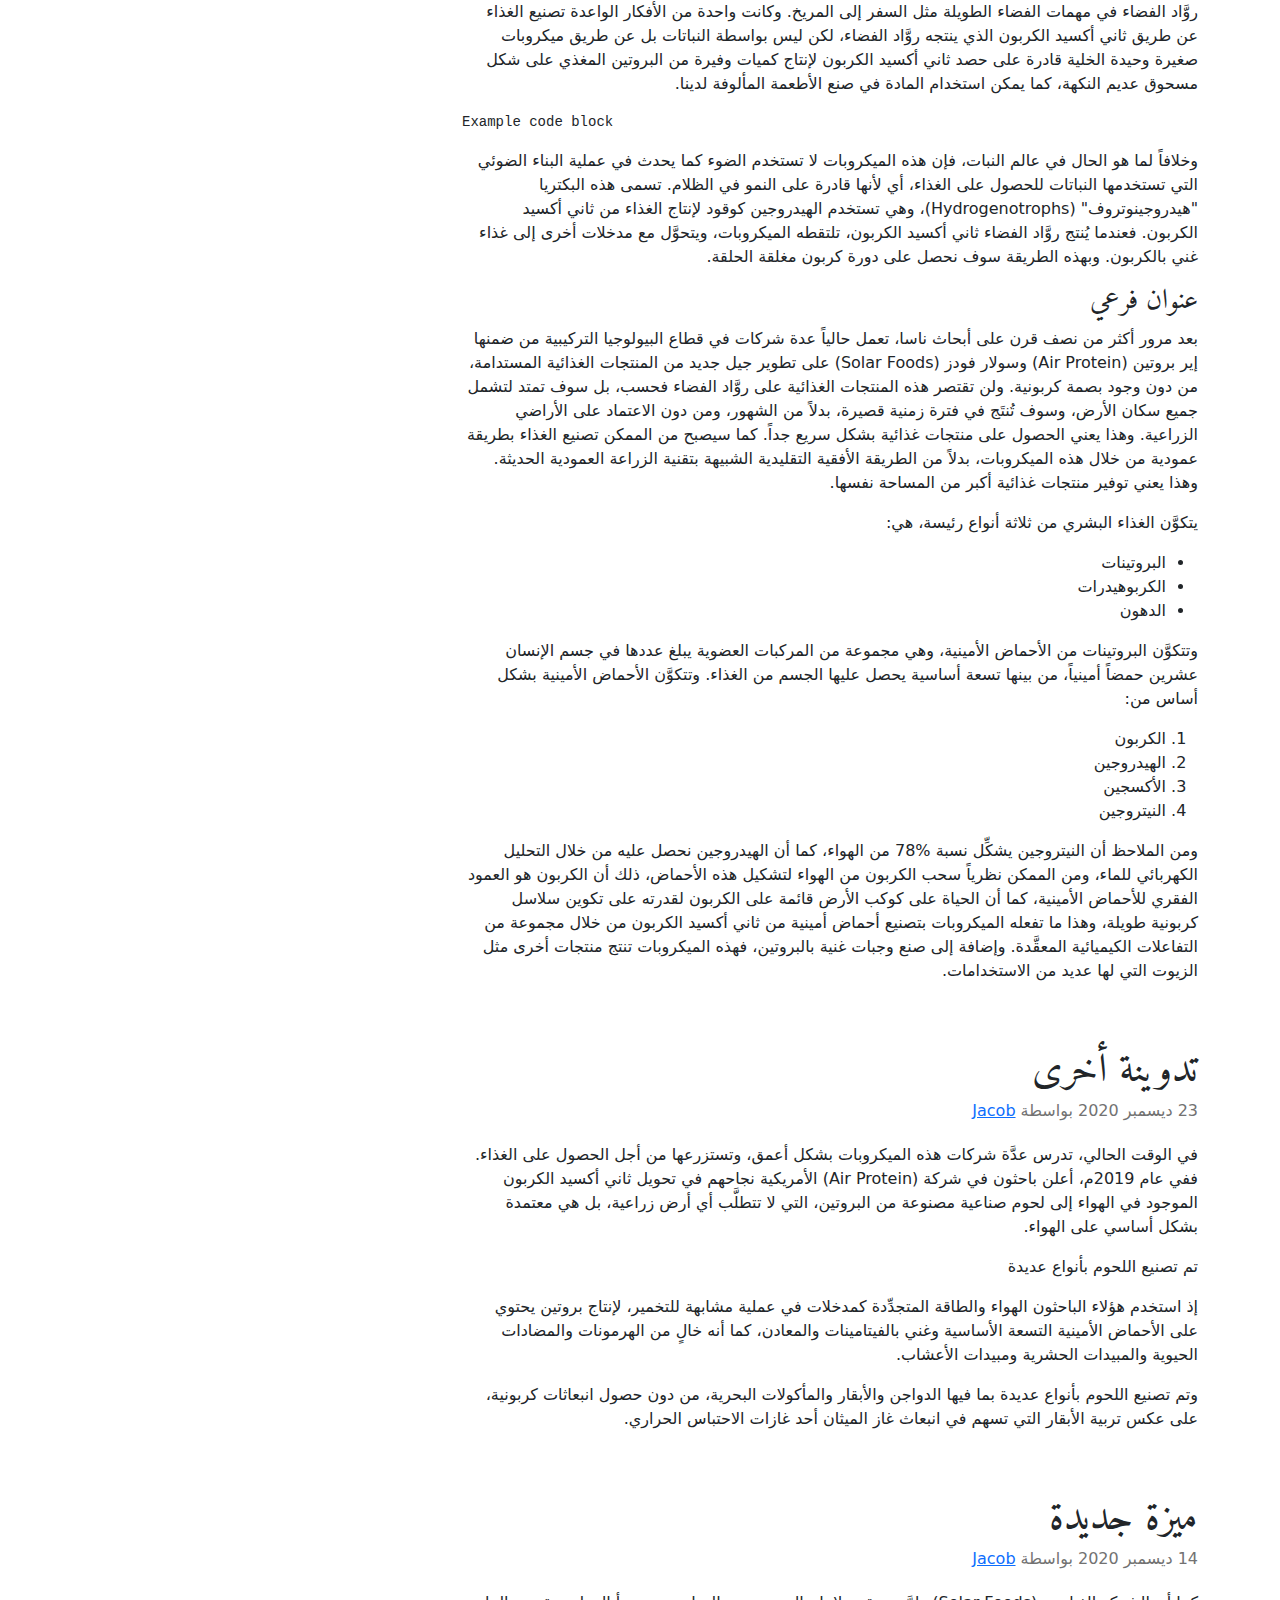
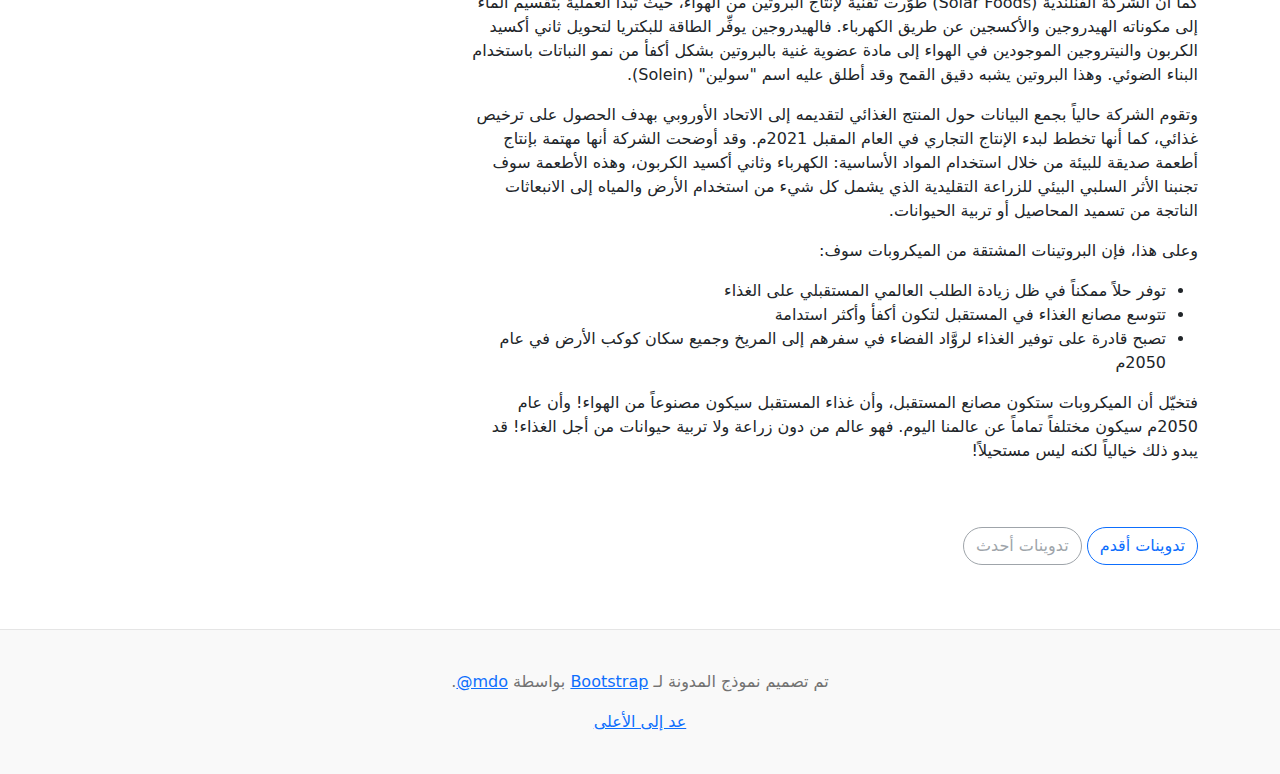
<file: bootstrap-5.0.1-examples/blog-rtl/index.html>
<!doctype html>
<html lang="ar" dir="rtl">
  <head>
    <meta charset="utf-8">
    <meta name="viewport" content="width=device-width, initial-scale=1">
    <meta name="description" content="">
    <meta name="author" content="Mark Otto, Jacob Thornton, and Bootstrap contributors">
    <meta name="generator" content="Hugo 0.83.1">
    <title>قالب المدونة · Bootstrap v5.0</title>

    <link rel="canonical" href="https://getbootstrap.com/docs/5.0/examples/blog-rtl/">

    

    <!-- Bootstrap core CSS -->
<link href="../assets/dist/css/bootstrap.rtl.min.css" rel="stylesheet">

    <style>
      .bd-placeholder-img {
        font-size: 1.125rem;
        text-anchor: middle;
        -webkit-user-select: none;
        -moz-user-select: none;
        user-select: none;
      }

      @media (min-width: 768px) {
        .bd-placeholder-img-lg {
          font-size: 3.5rem;
        }
      }
    </style>

    
    <!-- Custom styles for this template -->
    <link href="https://fonts.googleapis.com/css?family=Amiri:wght@400;700&amp;display=swap" rel="stylesheet">
    <!-- Custom styles for this template -->
    <link href="../blog/blog.rtl.css" rel="stylesheet">
  </head>
  <body>
    
<div class="container">
  <header class="blog-header py-3">
    <div class="row flex-nowrap justify-content-between align-items-center">
      <div class="col-4 pt-1">
        <a class="link-secondary" href="#">الإشتراك في النشرة البريدية</a>
      </div>
      <div class="col-4 text-center">
        <a class="blog-header-logo text-dark" href="#">كبير</a>
      </div>
      <div class="col-4 d-flex justify-content-end align-items-center">
        <a class="link-secondary" href="#" aria-label="بحث">
          <svg xmlns="http://www.w3.org/2000/svg" width="20" height="20" fill="none" stroke="currentColor" stroke-linecap="round" stroke-linejoin="round" stroke-width="2" class="mx-3" role="img" viewBox="0 0 24 24"><title>بحث</title><circle cx="10.5" cy="10.5" r="7.5"/><path d="M21 21l-5.2-5.2"/></svg>
        </a>
        <a class="btn btn-sm btn-outline-secondary" href="#">إنشاء حساب</a>
      </div>
    </div>
  </header>

  <div class="nav-scroller py-1 mb-2">
    <nav class="nav d-flex justify-content-between">
      <a class="p-2 link-secondary" href="#">العالم</a>
      <a class="p-2 link-secondary" href="#">الولايات المتحدة</a>
      <a class="p-2 link-secondary" href="#">التقنية</a>
      <a class="p-2 link-secondary" href="#">التصميم</a>
      <a class="p-2 link-secondary" href="#">الحضارة</a>
      <a class="p-2 link-secondary" href="#">المال والأعمال</a>
      <a class="p-2 link-secondary" href="#">السياسة</a>
      <a class="p-2 link-secondary" href="#">الرأي العام</a>
      <a class="p-2 link-secondary" href="#">العلوم</a>
      <a class="p-2 link-secondary" href="#">الصحة</a>
      <a class="p-2 link-secondary" href="#">الموضة</a>
      <a class="p-2 link-secondary" href="#">السفر</a>
    </nav>
  </div>
</div>

<main class="container">
  <div class="p-4 p-md-5 mb-4 text-white rounded bg-dark">
    <div class="col-md-6 px-0">
      <h1 class="display-4 fst-italic">عنوان تدوينة مميزة أطول</h1>
      <p class="lead my-3">عدة أسطر نصية متعددة تعبر عن التدوية، وذلك لإعلام القراء الجدد بسرعة وكفاءة حول أكثر الأشياء إثارة للاهتمام في محتويات هذه التدوينة.</p>
      <p class="lead mb-0"><a href="#" class="text-white fw-bold">أكمل القراءة...</a></p>
    </div>
  </div>

  <div class="row mb-2">
    <div class="col-md-6">
      <div class="row g-0 border rounded overflow-hidden flex-md-row mb-4 shadow-sm h-md-250 position-relative">
        <div class="col p-4 d-flex flex-column position-static">
          <strong class="d-inline-block mb-2 text-primary">العالم</strong>
          <h3 class="mb-0">مشاركة مميزة</h3>
          <div class="mb-1 text-muted">نوفمبر 12</div>
          <p class="card-text mb-auto">هذه بطاقة أوسع مع نص داعم أدناه كمقدمة طبيعية لمحتوى إضافي.</p>
          <a href="#" class="stretched-link">أكمل القراءة</a>
        </div>
        <div class="col-auto d-none d-lg-block">
          <svg class="bd-placeholder-img" width="200" height="250" xmlns="http://www.w3.org/2000/svg" role="img" aria-label="Placeholder: صورة مصغرة" preserveAspectRatio="xMidYMid slice" focusable="false"><title>Placeholder</title><rect width="100%" height="100%" fill="#55595c"/><text x="50%" y="50%" fill="#eceeef" dy=".3em">صورة مصغرة</text></svg>

        </div>
      </div>
    </div>
    <div class="col-md-6">
      <div class="row g-0 border rounded overflow-hidden flex-md-row mb-4 shadow-sm h-md-250 position-relative">
        <div class="col p-4 d-flex flex-column position-static">
          <strong class="d-inline-block mb-2 text-success">التصميم</strong>
          <h3 class="mb-0">عنوان الوظيفة</h3>
          <div class="mb-1 text-muted">نوفمبر 11</div>
          <p class="mb-auto">هذه بطاقة أوسع مع نص داعم أدناه كمقدمة طبيعية لمحتوى إضافي.</p>
          <a href="#" class="stretched-link">أكمل القراءة</a>
        </div>
        <div class="col-auto d-none d-lg-block">
          <svg class="bd-placeholder-img" width="200" height="250" xmlns="http://www.w3.org/2000/svg" role="img" aria-label="Placeholder: صورة مصغرة" preserveAspectRatio="xMidYMid slice" focusable="false"><title>Placeholder</title><rect width="100%" height="100%" fill="#55595c"/><text x="50%" y="50%" fill="#eceeef" dy=".3em">صورة مصغرة</text></svg>

        </div>
      </div>
    </div>
  </div>

  <div class="row">
    <div class="col-md-8">
      <h3 class="pb-4 mb-4 fst-italic border-bottom">
        من Firehose
      </h3>

      <article class="blog-post">
        <h2 class="blog-post-title">مثال على تدوينة</h2>
        <p class="blog-post-meta">1 يناير 2021 بواسطة <a href="#"> Mark </a></p>

        <p>تعرض مشاركة المدونة هذه بضعة أنواع مختلفة من المحتوى الذي يتم دعمه وتصميمه باستخدام Bootstrap. النصوص الأساسية، الصور، والأكواد مدعومة بشكل كامل.</p>
        <hr>
        <p>يشكِّل تأمين الغذاء في المستقبل قضية تؤرِّق حكومات العالَم والعلماء على حدٍّ سواء. فخلال القرن العشرين ازداد عدد سكان الأرض أربعة أضعاف، وتشير التقديرات إلى أن العدد سوف يصل إلى عشرة مليارات إنسان بحلول عام 2050م. وسوف تمثل هذه الزيادة الهائلة تحدياً كبيراً وضغطاً متصاعداً على قدرة الإنتاج الزراعي. الأمر الذي كان ولا بد من أن يدفع إلى تطوير تقنيات مبتكرة في تصنيع الغذاء غير الزراعة، منها تقنية مستقبلية تقوم على تصنيع الغذاء من الهواء.</p>
        <blockquote>
          <p>تشغل الزراعة مساحات كبيرة من اليابسة، وتستهلك كميات هائلة من المياه، كما أن إنتاج الغذاء بواسطة الزراعة يسهم بنسبة عالية من انبعاثات غازات الاحتباس الحراري العالمية</p>
        </blockquote>
        <p>تشغل الزراعة مساحات كبيرة من اليابسة، وتستهلك كميات هائلة من المياه. كما أن إنتاج الغذاء بواسطة الزراعة يسهم بنسبة عالية من انبعاثات غازات الاحتباس الحراري العالمية، وللمقارنة فإن هذه النسبة من الانبعاثات هي أكبر مما ينتجه قطاع النقل بكل ما فيه من سيارات وشاحنات وطائرات وقطارات.</p>
        <h2>عنوان</h2>
        <p>تحصل النباتات على غذائها بواسطة عملية تسمى البناء الضوئي، حيث تقوم النباتات بتحويل ضوء الشمس والماء وثاني أكسيد الكربون الموجود في الغلاف الجوي إلى غذاء وتطلق الأكسجين كمنتج ثانوي لهذا التفاعل الكيميائي. وتحدث هذه العملية في "البلاستيدات الخضراء". فالنباتات تستفيد من طاقة ضوء الشمس في تقسيم الماء إلى هيدروجين وأكسجين، وتحدث تفاعلات كيميائية أخرى ينتج عنها سكر الجلكوز الذي تستخدمه كمصدر للغذاء وينطلق الأكسجين من النباتات إلى الغلاف الجوي. وهذا يعني أن النباتات تحوِّل ثاني أكسيد الكربون إلى غذاء من خلال تفاعلات كيميائية معقَّدة. ويُعد البناء الضوئي من أهم التفاعلات الكيميائية على كوكب الأرض، فقد ساعد في الماضي على تطوُّر كوكبنا وظهور الحياة عليه. فالنباتات تستخدم ثاني أكسيد الكربون لصنع غذائها، وتطلق الأكسجين لتساعد الكائنات الأخرى على التنفس!</p>
        <h3>عنوان فرعي</h3>
        <p>ألهمت هذه العملية علماء وكالة الفضاء الأمريكية (ناسا) خلال الستينيات من القرن الماضي، لبحث فكرة إطعام روَّاد الفضاء في مهمات الفضاء الطويلة مثل السفر إلى المريخ. وكانت واحدة من الأفكار الواعدة تصنيع الغذاء عن طريق ثاني أكسيد الكربون الذي ينتجه روَّاد الفضاء، لكن ليس بواسطة النباتات بل عن طريق ميكروبات صغيرة وحيدة الخلية قادرة على حصد ثاني أكسيد الكربون لإنتاج كميات وفيرة من البروتين المغذي على شكل مسحوق عديم النكهة، كما يمكن استخدام المادة في صنع الأطعمة المألوفة لدينا.</p>
        <pre><code>Example code block</code></pre>
        <p>وخلافاً لما هو الحال في عالم النبات، فإن هذه الميكروبات لا تستخدم الضوء كما يحدث في عملية البناء الضوئي التي تستخدمها النباتات للحصول على الغذاء، أي لأنها قادرة على النمو في الظلام. تسمى هذه البكتريا "هيدروجينوتروف" (Hydrogenotrophs)، وهي تستخدم الهيدروجين كوقود لإنتاج الغذاء من ثاني أكسيد الكربون. فعندما يُنتج روَّاد الفضاء ثاني أكسيد الكربون، تلتقطه الميكروبات، ويتحوَّل مع مدخلات أخرى إلى غذاء غني بالكربون. وبهذه الطريقة سوف نحصل على دورة كربون مغلقة الحلقة.</p>
        <h3>عنوان فرعي</h3>
        <p>بعد مرور أكثر من نصف قرن على أبحاث ناسا، تعمل حالياً عدة شركات في قطاع البيولوجيا التركيبية من ضمنها إير بروتين (Air Protein) وسولار فودز (Solar Foods) على تطوير جيل جديد من المنتجات الغذائية المستدامة، من دون وجود بصمة كربونية. ولن تقتصر هذه المنتجات الغذائية على روَّاد الفضاء فحسب، بل سوف تمتد لتشمل جميع سكان الأرض، وسوف تُنتَج في فترة زمنية قصيرة، بدلاً من الشهور، ومن دون الاعتماد على الأراضي الزراعية. وهذا يعني الحصول على منتجات غذائية بشكل سريع جداً. كما سيصبح من الممكن تصنيع الغذاء بطريقة عمودية من خلال هذه الميكروبات، بدلاً من الطريقة الأفقية التقليدية الشبيهة بتقنية الزراعة العمودية الحديثة. وهذا يعني توفير منتجات غذائية أكبر من المساحة نفسها.</p>
        <p>يتكوَّن الغذاء البشري من ثلاثة أنواع رئيسة، هي:</p>
        <ul>
          <li>البروتينات</li>
          <li>الكربوهيدرات</li>
          <li>الدهون</li>
        </ul>
        <p>وتتكوَّن البروتينات من الأحماض الأمينية، وهي مجموعة من المركبات العضوية يبلغ عددها في جسم الإنسان عشرين حمضاً أمينياً، من بينها تسعة أساسية يحصل عليها الجسم من الغذاء. وتتكوَّن الأحماض الأمينية بشكل أساس من:</p>
        <ol>
          <li>الكربون</li>
          <li>الهيدروجين</li>
          <li>الأكسجين</li>
          <li>النيتروجين</li>
        </ol>
        <p>ومن الملاحظ أن النيتروجين يشكِّل نسبة %78 من الهواء، كما أن الهيدروجين نحصل عليه من خلال التحليل الكهربائي للماء، ومن الممكن نظرياً سحب الكربون من الهواء لتشكيل هذه الأحماض، ذلك أن الكربون هو العمود الفقري للأحماض الأمينية، كما أن الحياة على كوكب الأرض قائمة على الكربون لقدرته على تكوين سلاسل كربونية طويلة، وهذا ما تفعله الميكروبات بتصنيع أحماض أمينية من ثاني أكسيد الكربون من خلال مجموعة من التفاعلات الكيميائية المعقَّدة. وإضافة إلى صنع وجبات غنية بالبروتين، فهذه الميكروبات تنتج منتجات أخرى مثل الزيوت التي لها عديد من الاستخدامات.</p>
      </article>

      <article class="blog-post">
        <h2 class="blog-post-title">تدوينة أخرى</h2>
        <p class="blog-post-meta">23 ديسمبر 2020 بواسطة <a href="#">Jacob</a></p>

        <p>في الوقت الحالي، تدرس عدَّة شركات هذه الميكروبات بشكل أعمق، وتستزرعها من أجل الحصول على الغذاء. ففي عام 2019م، أعلن باحثون في شركة (Air Protein) الأمريكية نجاحهم في تحويل ثاني أكسيد الكربون الموجود في الهواء إلى لحوم صناعية مصنوعة من البروتين، التي لا تتطلَّب أي أرض زراعية، بل هي معتمدة بشكل أساسي على الهواء.</p>
        <blockquote>
          <p>تم تصنيع اللحوم بأنواع عديدة</p>
        </blockquote>
        <p>إذ استخدم هؤلاء الباحثون الهواء والطاقة المتجدِّدة كمدخلات في عملية مشابهة للتخمير، لإنتاج بروتين يحتوي على الأحماض الأمينية التسعة الأساسية وغني بالفيتامينات والمعادن، كما أنه خالٍ من الهرمونات والمضادات الحيوية والمبيدات الحشرية ومبيدات الأعشاب.</p>
        <p> وتم تصنيع اللحوم بأنواع عديدة بما فيها الدواجن والأبقار والمأكولات البحرية، من دون حصول انبعاثات كربونية، على عكس تربية الأبقار التي تسهم في انبعاث غاز الميثان أحد غازات الاحتباس الحراري.</p>
      </article>

      <article class="blog-post">
        <h2 class="blog-post-title">ميزة جديدة</h2>
        <p class="blog-post-meta">14 ديسمبر 2020 بواسطة <a href="#">Jacob</a></p>

        <p>كما أن الشركة الفنلندية (Solar Foods) طوَّرت تقنية لإنتاج البروتين من الهواء، حيث تبدأ العملية بتقسيم الماء إلى مكوناته الهيدروجين والأكسجين عن طريق الكهرباء. فالهيدروجين يوفِّر الطاقة للبكتريا لتحويل ثاني أكسيد الكربون والنيتروجين الموجودين في الهواء إلى مادة عضوية غنية بالبروتين بشكل أكفأ من نمو النباتات باستخدام البناء الضوئي. وهذا البروتين يشبه دقيق القمح وقد أطلق عليه اسم "سولين" (Solein).</p>
        <p>وتقوم الشركة حالياً بجمع البيانات حول المنتج الغذائي لتقديمه إلى الاتحاد الأوروبي بهدف الحصول على ترخيص غذائي، كما أنها تخطط لبدء الإنتاج التجاري في العام المقبل 2021م. وقد أوضحت الشركة أنها مهتمة بإنتاج أطعمة صديقة للبيئة من خلال استخدام المواد الأساسية: الكهرباء وثاني أكسيد الكربون، وهذه الأطعمة سوف تجنبنا الأثر السلبي البيئي للزراعة التقليدية الذي يشمل كل شيء من استخدام الأرض والمياه إلى الانبعاثات الناتجة من تسميد المحاصيل أو تربية الحيوانات.</p>
        <p>وعلى هذا، فإن البروتينات المشتقة من الميكروبات سوف:</p>
        <ul>
          <li>توفر حلاً ممكناً في ظل زيادة الطلب العالمي المستقبلي على الغذاء</li>
          <li>تتوسع مصانع الغذاء في المستقبل لتكون أكفأ وأكثر استدامة</li>
          <li>تصبح قادرة على توفير الغذاء لروَّاد الفضاء في سفرهم إلى المريخ وجميع سكان كوكب الأرض في عام 2050م</li>
        </ul>
        <p>فتخيّل أن الميكروبات ستكون مصانع المستقبل، وأن غذاء المستقبل سيكون مصنوعاً من الهواء! وأن عام 2050م سيكون مختلفاً تماماً عن عالمنا اليوم. فهو عالم من دون زراعة ولا تربية حيوانات من أجل الغذاء! قد يبدو ذلك خيالياً لكنه ليس مستحيلاً!</p>
      </article>

      <nav class="blog-pagination" aria-label="Pagination">
        <a class="btn btn-outline-primary" href="#">تدوينات أقدم</a>
        <a class="btn btn-outline-secondary disabled" href="#" tabindex="-1" aria-disabled="true">تدوينات أحدث</a>
      </nav>

    </div>

    <div class="col-md-4">
      <div class="position-sticky" style="top: 2rem;">
        <div class="p-4 mb-3 bg-light rounded">
          <h4 class="fst-italic">حول</h4>
          <p class="mb-0">أقبلت، فأقبلت معك الحياة بجميع صنوفها وألوانها: فالنبات ينبت، والأشجار تورق وتزهر، والهرة تموء، والقمري يسجع، والغنم يثغو، والبقر يخور، وكل أليف يدعو أليفه. كل شيء يشعر بالحياة وينسي هموم الحياة، ولا يذكر إلا سعادة الحياة، فإن كان الزمان جسدا فأنت روحه، وإن كان عمرا فأنت شبابه.</p>
        </div>

        <div class="p-4">
          <h4 class="fst-italic">الأرشيف</h4>
          <ol class="list-unstyled mb-0">
            <li><a href="#">مارس 2021</a></li>
            <li><a href="#">شباط 2021</a></li>
            <li><a href="#">يناير 2021</a></li>
            <li><a href="#">ديسمبر 2020</a></li>
            <li><a href="#">نوفمبر 2020</a></li>
            <li><a href="#">أكتوبر 2020</a></li>
            <li><a href="#">سبتمبر 2020</a></li>
            <li><a href="#">اغسطس 2020</a></li>
            <li><a href="#">يوليو 2020</a></li>
            <li><a href="#">يونيو 2020</a></li>
            <li><a href="#">مايو 2020</a></li>
            <li><a href="#">ابريل 2020</a></li>
          </ol>
        </div>

        <div class="p-4">
          <h4 class="fst-italic">في مكان آخر</h4>
          <ol class="list-unstyled">
            <li><a href="#">GitHub</a></li>
            <li><a href="#">Twitter</a></li>
            <li><a href="#">Facebook</a></li>
          </ol>
        </div>
      </div>
    </div>
  </div>

</main>

<footer class="blog-footer">
  <p>تم تصميم نموذج المدونة لـ <a href="https://getbootstrap.com/">Bootstrap</a> بواسطة <a href="https://twitter.com/mdo"><bdi lang="en" dir="ltr">@mdo</bdi></a>.</p>
  <p>
    <a href="#">عد إلى الأعلى</a>
  </p>
</footer>


    
  </body>
</html>
</file>
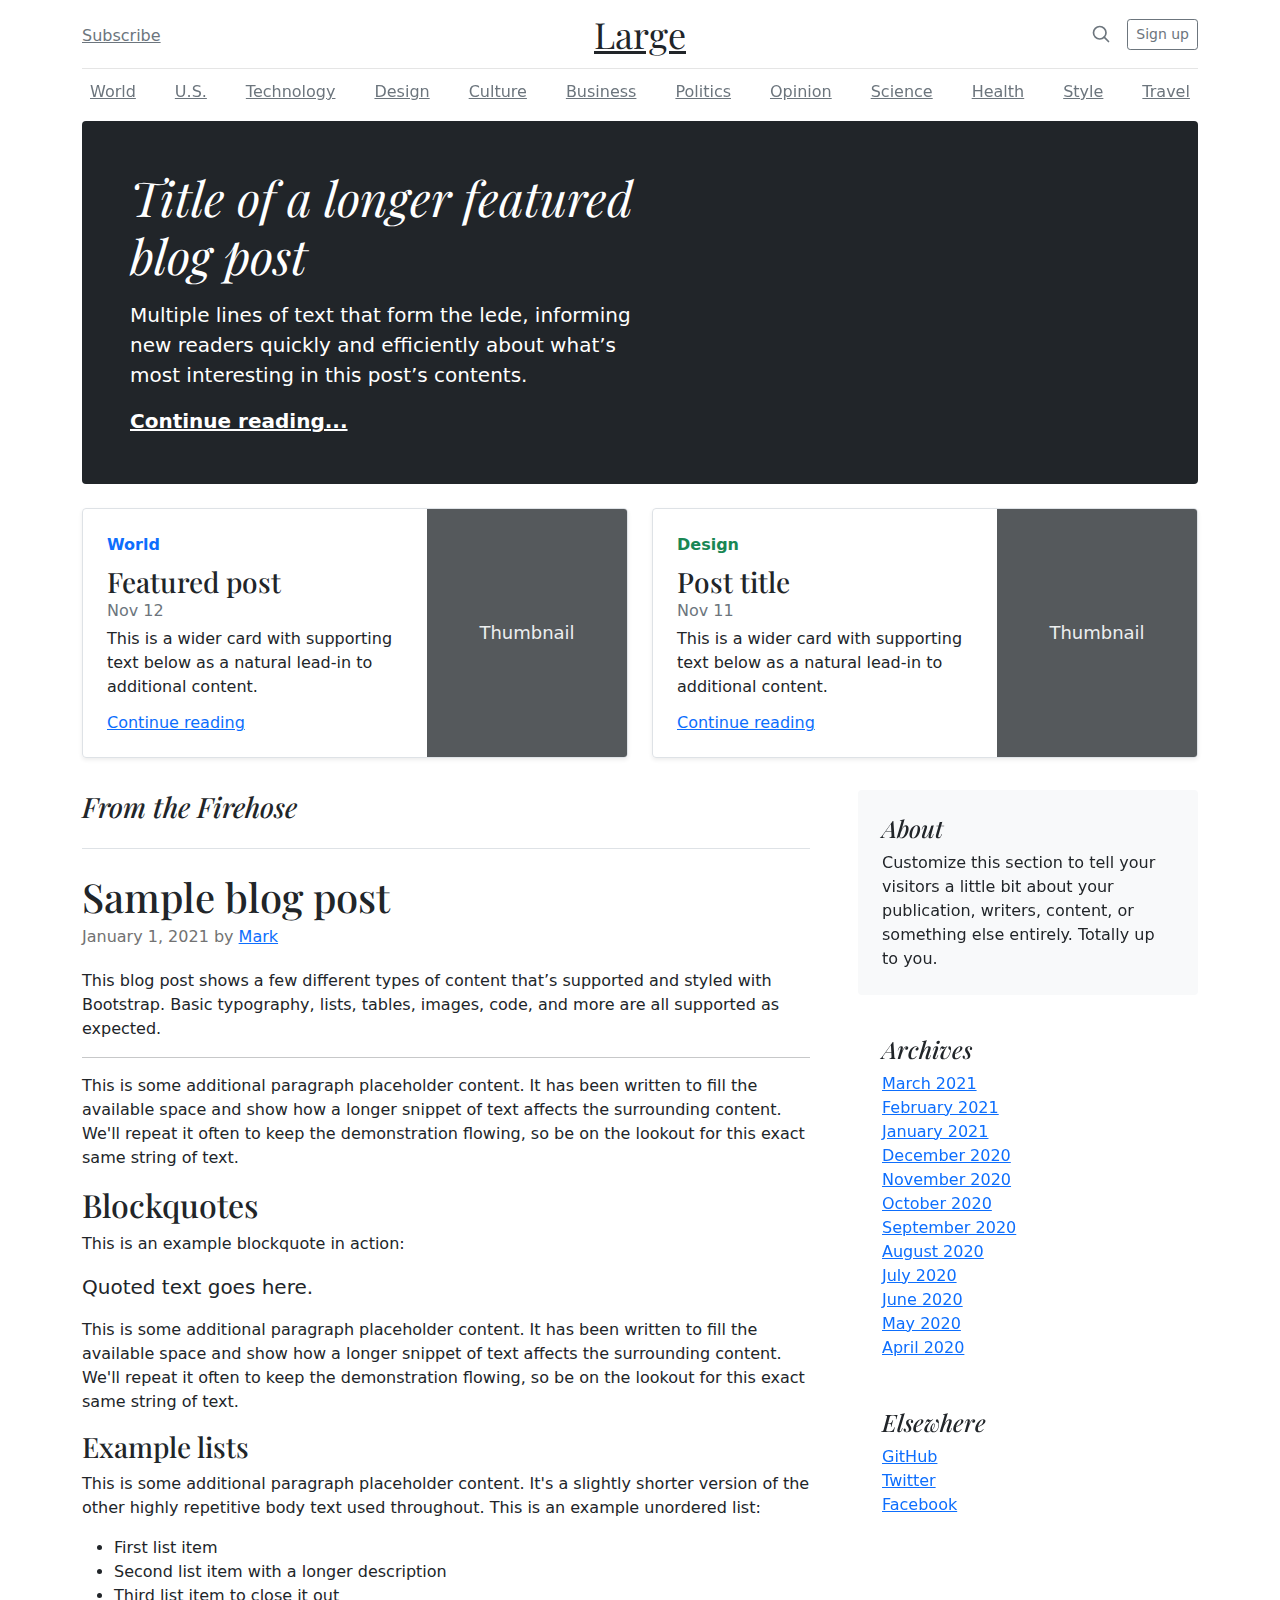
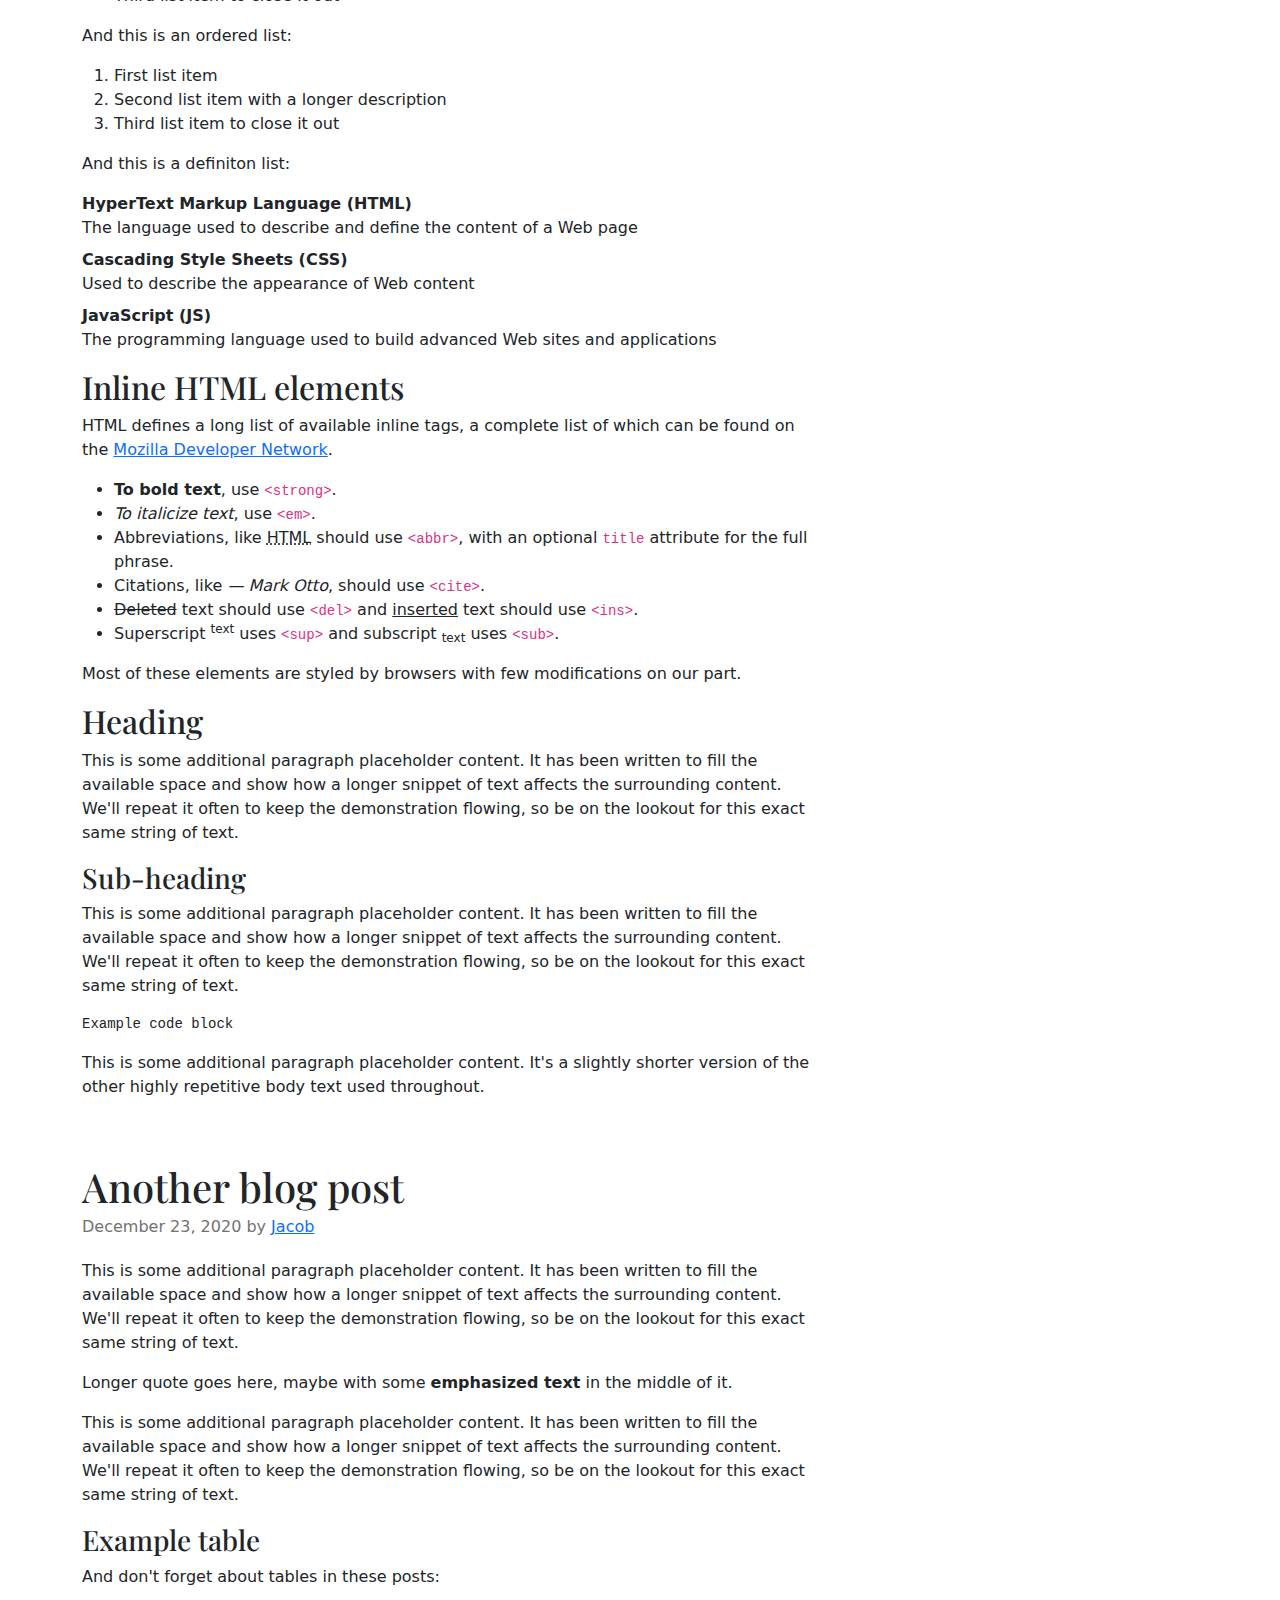
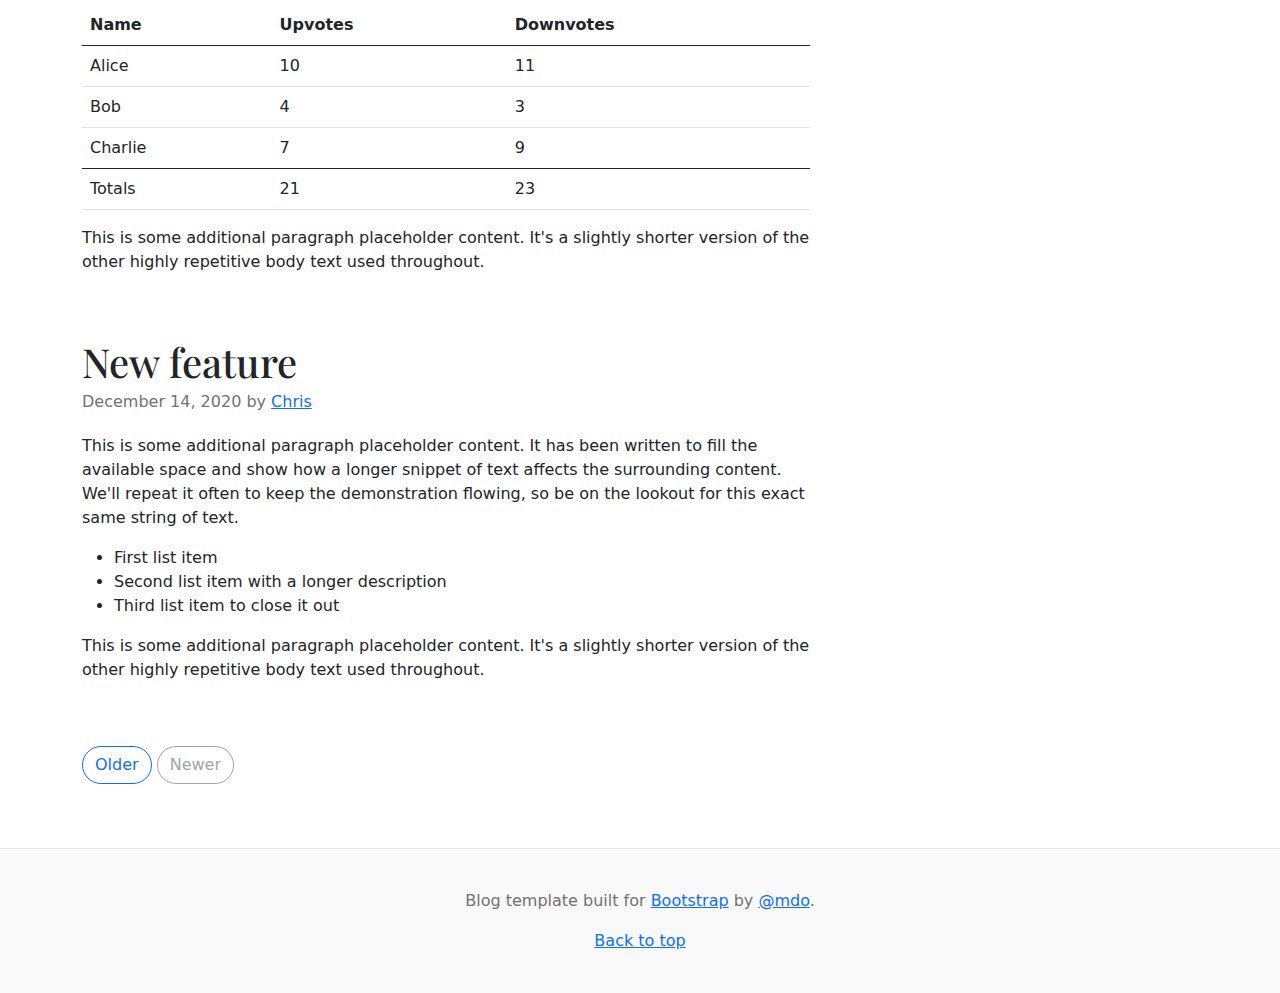
<file: bootstrap-5.0.1-examples/blog/index.html>
<!doctype html>
<html lang="en">
  <head>
    <meta charset="utf-8">
    <meta name="viewport" content="width=device-width, initial-scale=1">
    <meta name="description" content="">
    <meta name="author" content="Mark Otto, Jacob Thornton, and Bootstrap contributors">
    <meta name="generator" content="Hugo 0.83.1">
    <title>Blog Template · Bootstrap v5.0</title>

    <link rel="canonical" href="https://getbootstrap.com/docs/5.0/examples/blog/">

    

    <!-- Bootstrap core CSS -->
<link href="../assets/dist/css/bootstrap.min.css" rel="stylesheet">

    <style>
      .bd-placeholder-img {
        font-size: 1.125rem;
        text-anchor: middle;
        -webkit-user-select: none;
        -moz-user-select: none;
        user-select: none;
      }

      @media (min-width: 768px) {
        .bd-placeholder-img-lg {
          font-size: 3.5rem;
        }
      }
    </style>

    
    <!-- Custom styles for this template -->
    <link href="https://fonts.googleapis.com/css?family=Playfair&#43;Display:700,900&amp;display=swap" rel="stylesheet">
    <!-- Custom styles for this template -->
    <link href="blog.css" rel="stylesheet">
  </head>
  <body>
    
<div class="container">
  <header class="blog-header py-3">
    <div class="row flex-nowrap justify-content-between align-items-center">
      <div class="col-4 pt-1">
        <a class="link-secondary" href="#">Subscribe</a>
      </div>
      <div class="col-4 text-center">
        <a class="blog-header-logo text-dark" href="#">Large</a>
      </div>
      <div class="col-4 d-flex justify-content-end align-items-center">
        <a class="link-secondary" href="#" aria-label="Search">
          <svg xmlns="http://www.w3.org/2000/svg" width="20" height="20" fill="none" stroke="currentColor" stroke-linecap="round" stroke-linejoin="round" stroke-width="2" class="mx-3" role="img" viewBox="0 0 24 24"><title>Search</title><circle cx="10.5" cy="10.5" r="7.5"/><path d="M21 21l-5.2-5.2"/></svg>
        </a>
        <a class="btn btn-sm btn-outline-secondary" href="#">Sign up</a>
      </div>
    </div>
  </header>

  <div class="nav-scroller py-1 mb-2">
    <nav class="nav d-flex justify-content-between">
      <a class="p-2 link-secondary" href="#">World</a>
      <a class="p-2 link-secondary" href="#">U.S.</a>
      <a class="p-2 link-secondary" href="#">Technology</a>
      <a class="p-2 link-secondary" href="#">Design</a>
      <a class="p-2 link-secondary" href="#">Culture</a>
      <a class="p-2 link-secondary" href="#">Business</a>
      <a class="p-2 link-secondary" href="#">Politics</a>
      <a class="p-2 link-secondary" href="#">Opinion</a>
      <a class="p-2 link-secondary" href="#">Science</a>
      <a class="p-2 link-secondary" href="#">Health</a>
      <a class="p-2 link-secondary" href="#">Style</a>
      <a class="p-2 link-secondary" href="#">Travel</a>
    </nav>
  </div>
</div>

<main class="container">
  <div class="p-4 p-md-5 mb-4 text-white rounded bg-dark">
    <div class="col-md-6 px-0">
      <h1 class="display-4 fst-italic">Title of a longer featured blog post</h1>
      <p class="lead my-3">Multiple lines of text that form the lede, informing new readers quickly and efficiently about what’s most interesting in this post’s contents.</p>
      <p class="lead mb-0"><a href="#" class="text-white fw-bold">Continue reading...</a></p>
    </div>
  </div>

  <div class="row mb-2">
    <div class="col-md-6">
      <div class="row g-0 border rounded overflow-hidden flex-md-row mb-4 shadow-sm h-md-250 position-relative">
        <div class="col p-4 d-flex flex-column position-static">
          <strong class="d-inline-block mb-2 text-primary">World</strong>
          <h3 class="mb-0">Featured post</h3>
          <div class="mb-1 text-muted">Nov 12</div>
          <p class="card-text mb-auto">This is a wider card with supporting text below as a natural lead-in to additional content.</p>
          <a href="#" class="stretched-link">Continue reading</a>
        </div>
        <div class="col-auto d-none d-lg-block">
          <svg class="bd-placeholder-img" width="200" height="250" xmlns="http://www.w3.org/2000/svg" role="img" aria-label="Placeholder: Thumbnail" preserveAspectRatio="xMidYMid slice" focusable="false"><title>Placeholder</title><rect width="100%" height="100%" fill="#55595c"/><text x="50%" y="50%" fill="#eceeef" dy=".3em">Thumbnail</text></svg>

        </div>
      </div>
    </div>
    <div class="col-md-6">
      <div class="row g-0 border rounded overflow-hidden flex-md-row mb-4 shadow-sm h-md-250 position-relative">
        <div class="col p-4 d-flex flex-column position-static">
          <strong class="d-inline-block mb-2 text-success">Design</strong>
          <h3 class="mb-0">Post title</h3>
          <div class="mb-1 text-muted">Nov 11</div>
          <p class="mb-auto">This is a wider card with supporting text below as a natural lead-in to additional content.</p>
          <a href="#" class="stretched-link">Continue reading</a>
        </div>
        <div class="col-auto d-none d-lg-block">
          <svg class="bd-placeholder-img" width="200" height="250" xmlns="http://www.w3.org/2000/svg" role="img" aria-label="Placeholder: Thumbnail" preserveAspectRatio="xMidYMid slice" focusable="false"><title>Placeholder</title><rect width="100%" height="100%" fill="#55595c"/><text x="50%" y="50%" fill="#eceeef" dy=".3em">Thumbnail</text></svg>

        </div>
      </div>
    </div>
  </div>

  <div class="row g-5">
    <div class="col-md-8">
      <h3 class="pb-4 mb-4 fst-italic border-bottom">
        From the Firehose
      </h3>

      <article class="blog-post">
        <h2 class="blog-post-title">Sample blog post</h2>
        <p class="blog-post-meta">January 1, 2021 by <a href="#">Mark</a></p>

        <p>This blog post shows a few different types of content that’s supported and styled with Bootstrap. Basic typography, lists, tables, images, code, and more are all supported as expected.</p>
        <hr>
        <p>This is some additional paragraph placeholder content. It has been written to fill the available space and show how a longer snippet of text affects the surrounding content. We'll repeat it often to keep the demonstration flowing, so be on the lookout for this exact same string of text.</p>
        <h2>Blockquotes</h2>
        <p>This is an example blockquote in action:</p>
        <blockquote class="blockquote">
          <p>Quoted text goes here.</p>
        </blockquote>
        <p>This is some additional paragraph placeholder content. It has been written to fill the available space and show how a longer snippet of text affects the surrounding content. We'll repeat it often to keep the demonstration flowing, so be on the lookout for this exact same string of text.</p>
        <h3>Example lists</h3>
        <p>This is some additional paragraph placeholder content. It's a slightly shorter version of the other highly repetitive body text used throughout. This is an example unordered list:</p>
        <ul>
          <li>First list item</li>
          <li>Second list item with a longer description</li>
          <li>Third list item to close it out</li>
        </ul>
        <p>And this is an ordered list:</p>
        <ol>
          <li>First list item</li>
          <li>Second list item with a longer description</li>
          <li>Third list item to close it out</li>
        </ol>
        <p>And this is a definiton list:</p>
        <dl>
          <dt>HyperText Markup Language (HTML)</dt>
          <dd>The language used to describe and define the content of a Web page</dd>
          <dt>Cascading Style Sheets (CSS)</dt>
          <dd>Used to describe the appearance of Web content</dd>
          <dt>JavaScript (JS)</dt>
          <dd>The programming language used to build advanced Web sites and applications</dd>
        </dl>
        <h2>Inline HTML elements</h2>
        <p>HTML defines a long list of available inline tags, a complete list of which can be found on the <a href="https://developer.mozilla.org/en-US/docs/Web/HTML/Element">Mozilla Developer Network</a>.</p>
        <ul>
          <li><strong>To bold text</strong>, use <code class="language-plaintext highlighter-rouge">&lt;strong&gt;</code>.</li>
          <li><em>To italicize text</em>, use <code class="language-plaintext highlighter-rouge">&lt;em&gt;</code>.</li>
          <li>Abbreviations, like <abbr title="HyperText Markup Langage">HTML</abbr> should use <code class="language-plaintext highlighter-rouge">&lt;abbr&gt;</code>, with an optional <code class="language-plaintext highlighter-rouge">title</code> attribute for the full phrase.</li>
          <li>Citations, like <cite>— Mark Otto</cite>, should use <code class="language-plaintext highlighter-rouge">&lt;cite&gt;</code>.</li>
          <li><del>Deleted</del> text should use <code class="language-plaintext highlighter-rouge">&lt;del&gt;</code> and <ins>inserted</ins> text should use <code class="language-plaintext highlighter-rouge">&lt;ins&gt;</code>.</li>
          <li>Superscript <sup>text</sup> uses <code class="language-plaintext highlighter-rouge">&lt;sup&gt;</code> and subscript <sub>text</sub> uses <code class="language-plaintext highlighter-rouge">&lt;sub&gt;</code>.</li>
        </ul>
        <p>Most of these elements are styled by browsers with few modifications on our part.</p>
        <h2>Heading</h2>
        <p>This is some additional paragraph placeholder content. It has been written to fill the available space and show how a longer snippet of text affects the surrounding content. We'll repeat it often to keep the demonstration flowing, so be on the lookout for this exact same string of text.</p>
        <h3>Sub-heading</h3>
        <p>This is some additional paragraph placeholder content. It has been written to fill the available space and show how a longer snippet of text affects the surrounding content. We'll repeat it often to keep the demonstration flowing, so be on the lookout for this exact same string of text.</p>
        <pre><code>Example code block</code></pre>
        <p>This is some additional paragraph placeholder content. It's a slightly shorter version of the other highly repetitive body text used throughout.</p>
      </article>

      <article class="blog-post">
        <h2 class="blog-post-title">Another blog post</h2>
        <p class="blog-post-meta">December 23, 2020 by <a href="#">Jacob</a></p>

        <p>This is some additional paragraph placeholder content. It has been written to fill the available space and show how a longer snippet of text affects the surrounding content. We'll repeat it often to keep the demonstration flowing, so be on the lookout for this exact same string of text.</p>
        <blockquote>
          <p>Longer quote goes here, maybe with some <strong>emphasized text</strong> in the middle of it.</p>
        </blockquote>
        <p>This is some additional paragraph placeholder content. It has been written to fill the available space and show how a longer snippet of text affects the surrounding content. We'll repeat it often to keep the demonstration flowing, so be on the lookout for this exact same string of text.</p>
        <h3>Example table</h3>
        <p>And don't forget about tables in these posts:</p>
        <table class="table">
          <thead>
            <tr>
              <th>Name</th>
              <th>Upvotes</th>
              <th>Downvotes</th>
            </tr>
          </thead>
          <tbody>
            <tr>
              <td>Alice</td>
              <td>10</td>
              <td>11</td>
            </tr>
            <tr>
              <td>Bob</td>
              <td>4</td>
              <td>3</td>
            </tr>
            <tr>
              <td>Charlie</td>
              <td>7</td>
              <td>9</td>
            </tr>
          </tbody>
          <tfoot>
            <tr>
              <td>Totals</td>
              <td>21</td>
              <td>23</td>
            </tr>
          </tfoot>
        </table>

        <p>This is some additional paragraph placeholder content. It's a slightly shorter version of the other highly repetitive body text used throughout.</p>
      </article>

      <article class="blog-post">
        <h2 class="blog-post-title">New feature</h2>
        <p class="blog-post-meta">December 14, 2020 by <a href="#">Chris</a></p>

        <p>This is some additional paragraph placeholder content. It has been written to fill the available space and show how a longer snippet of text affects the surrounding content. We'll repeat it often to keep the demonstration flowing, so be on the lookout for this exact same string of text.</p>
        <ul>
          <li>First list item</li>
          <li>Second list item with a longer description</li>
          <li>Third list item to close it out</li>
        </ul>
        <p>This is some additional paragraph placeholder content. It's a slightly shorter version of the other highly repetitive body text used throughout.</p>
      </article>

      <nav class="blog-pagination" aria-label="Pagination">
        <a class="btn btn-outline-primary" href="#">Older</a>
        <a class="btn btn-outline-secondary disabled" href="#" tabindex="-1" aria-disabled="true">Newer</a>
      </nav>

    </div>

    <div class="col-md-4">
      <div class="position-sticky" style="top: 2rem;">
        <div class="p-4 mb-3 bg-light rounded">
          <h4 class="fst-italic">About</h4>
          <p class="mb-0">Customize this section to tell your visitors a little bit about your publication, writers, content, or something else entirely. Totally up to you.</p>
        </div>

        <div class="p-4">
          <h4 class="fst-italic">Archives</h4>
          <ol class="list-unstyled mb-0">
            <li><a href="#">March 2021</a></li>
            <li><a href="#">February 2021</a></li>
            <li><a href="#">January 2021</a></li>
            <li><a href="#">December 2020</a></li>
            <li><a href="#">November 2020</a></li>
            <li><a href="#">October 2020</a></li>
            <li><a href="#">September 2020</a></li>
            <li><a href="#">August 2020</a></li>
            <li><a href="#">July 2020</a></li>
            <li><a href="#">June 2020</a></li>
            <li><a href="#">May 2020</a></li>
            <li><a href="#">April 2020</a></li>
          </ol>
        </div>

        <div class="p-4">
          <h4 class="fst-italic">Elsewhere</h4>
          <ol class="list-unstyled">
            <li><a href="#">GitHub</a></li>
            <li><a href="#">Twitter</a></li>
            <li><a href="#">Facebook</a></li>
          </ol>
        </div>
      </div>
    </div>
  </div>

</main>

<footer class="blog-footer">
  <p>Blog template built for <a href="https://getbootstrap.com/">Bootstrap</a> by <a href="https://twitter.com/mdo">@mdo</a>.</p>
  <p>
    <a href="#">Back to top</a>
  </p>
</footer>


    
  </body>
</html>
</file>
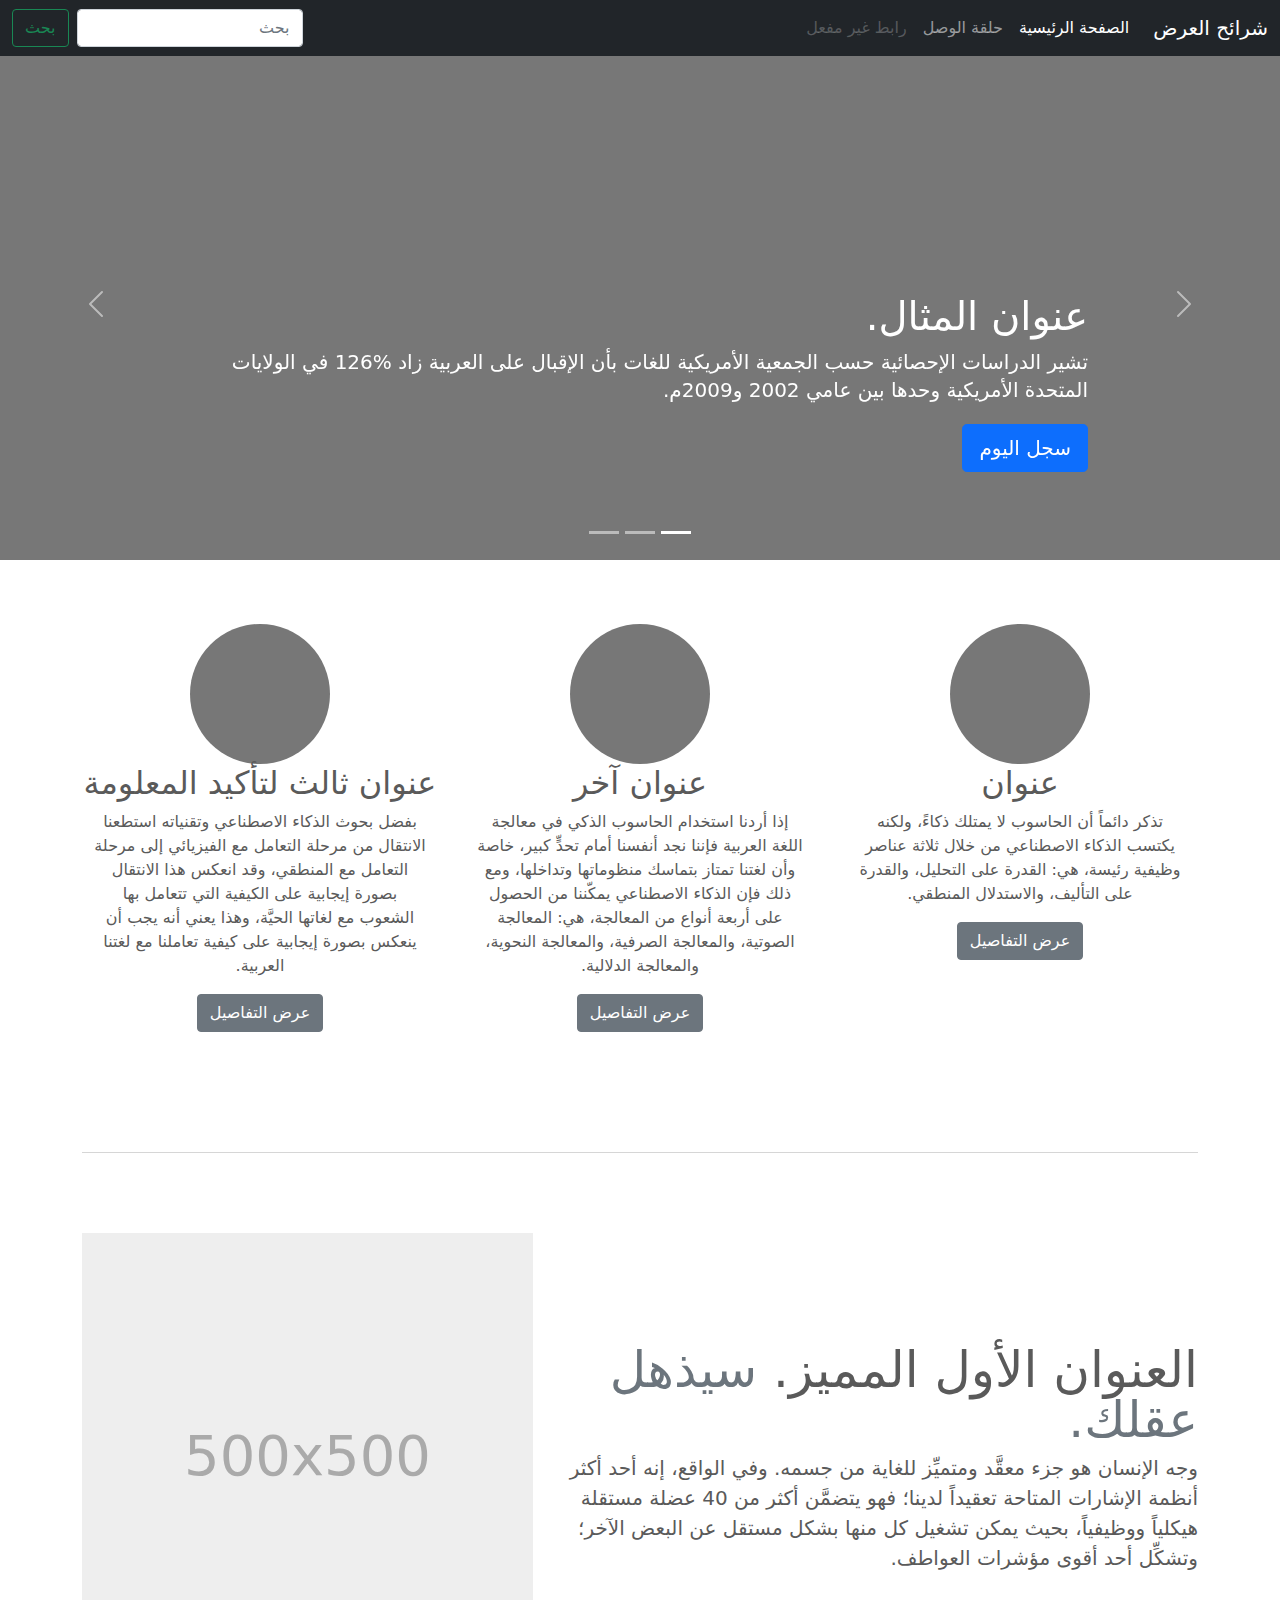
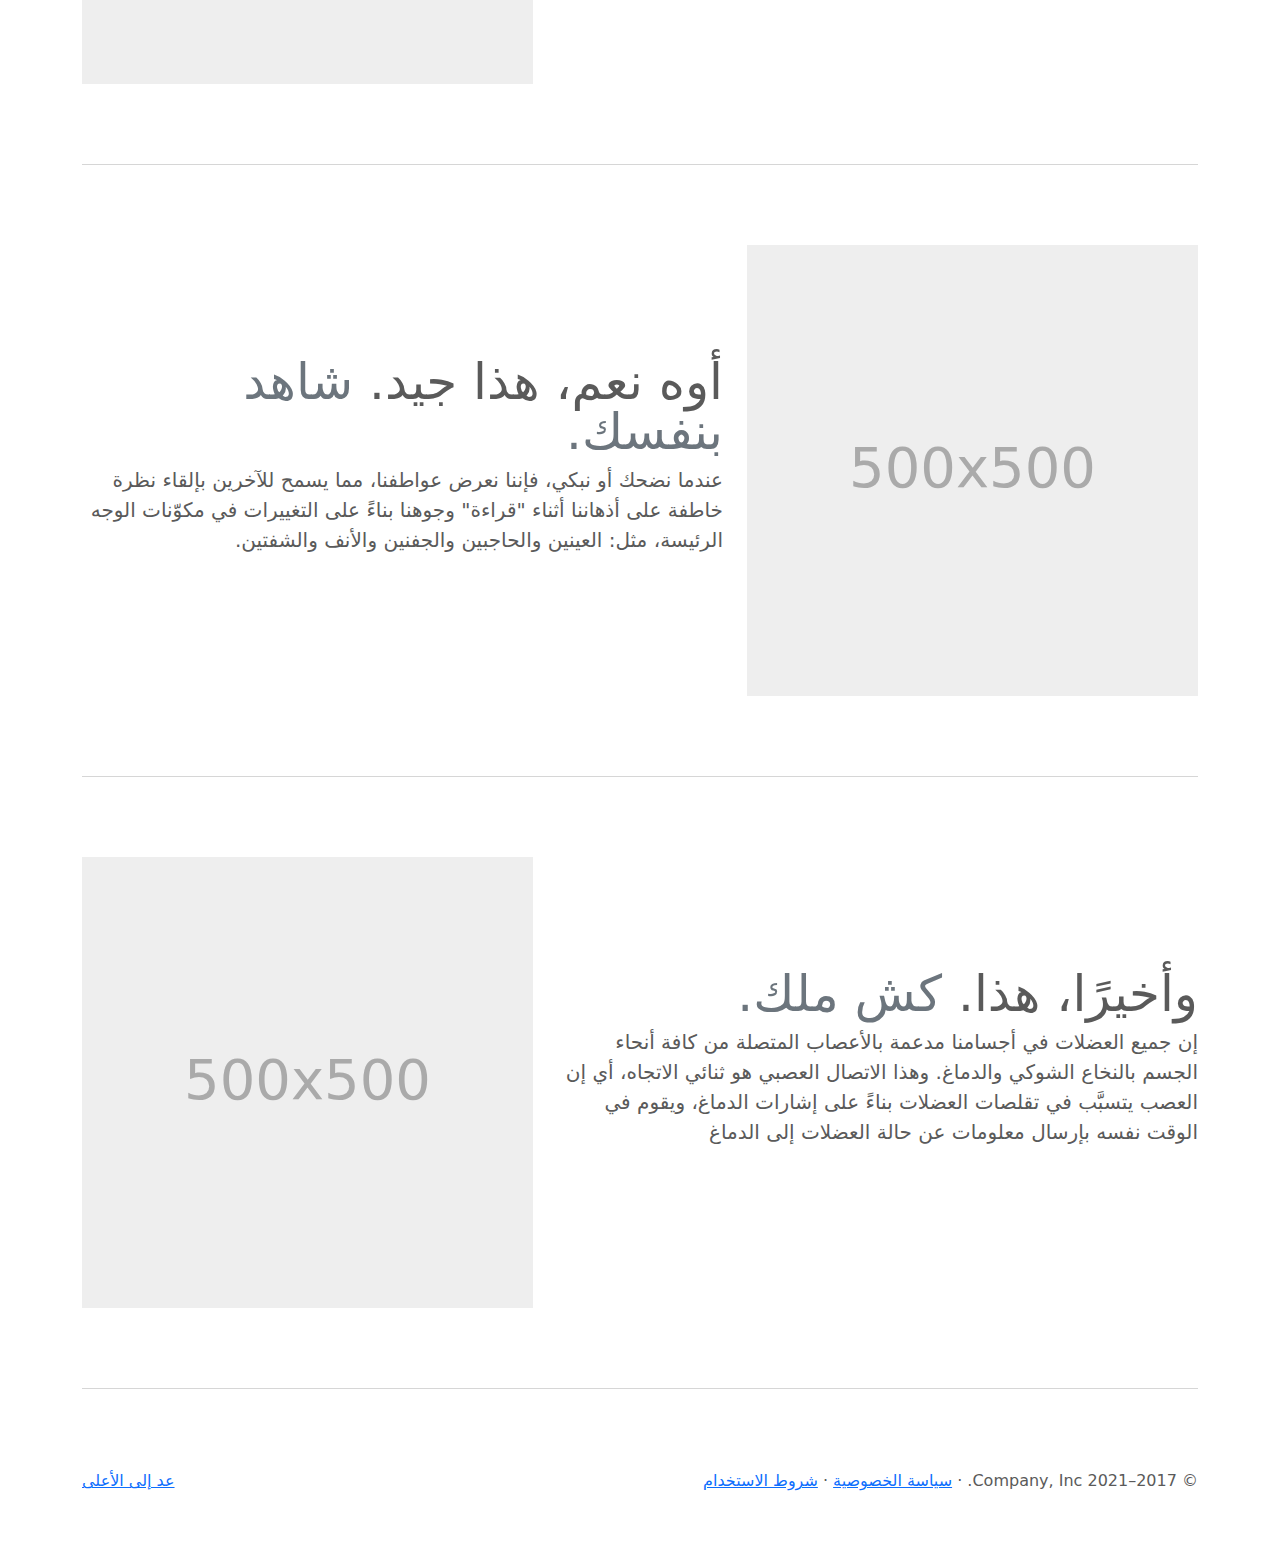
<file: bootstrap-5.0.1-examples/carousel-rtl/index.html>
<!doctype html>
<html lang="ar" dir="rtl">
  <head>
    <meta charset="utf-8">
    <meta name="viewport" content="width=device-width, initial-scale=1">
    <meta name="description" content="">
    <meta name="author" content="Mark Otto, Jacob Thornton, and Bootstrap contributors">
    <meta name="generator" content="Hugo 0.83.1">
    <title>قالب  شرائح العرض · Bootstrap v5.0</title>

    <link rel="canonical" href="https://getbootstrap.com/docs/5.0/examples/carousel-rtl/">

    

    <!-- Bootstrap core CSS -->
<link href="../assets/dist/css/bootstrap.rtl.min.css" rel="stylesheet">

    <style>
      .bd-placeholder-img {
        font-size: 1.125rem;
        text-anchor: middle;
        -webkit-user-select: none;
        -moz-user-select: none;
        user-select: none;
      }

      @media (min-width: 768px) {
        .bd-placeholder-img-lg {
          font-size: 3.5rem;
        }
      }
    </style>

    
    <!-- Custom styles for this template -->
    <link href="../carousel/carousel.rtl.css" rel="stylesheet">
  </head>
  <body>
    
<header>
  <nav class="navbar navbar-expand-md navbar-dark fixed-top bg-dark">
    <div class="container-fluid">
      <a class="navbar-brand" href="#">شرائح العرض</a>
      <button class="navbar-toggler" type="button" data-bs-toggle="collapse" data-bs-target="#navbarCollapse" aria-controls="navbarCollapse" aria-expanded="false" aria-label="تبديل التنقل">
        <span class="navbar-toggler-icon"></span>
      </button>
      <div class="collapse navbar-collapse" id="navbarCollapse">
        <ul class="navbar-nav me-auto mb-2 mb-md-0">
          <li class="nav-item">
            <a class="nav-link active" aria-current="page" href="#">الصفحة الرئيسية</a>
          </li>
          <li class="nav-item">
            <a class="nav-link" href="#">حلقة الوصل</a>
          </li>
          <li class="nav-item">
            <a class="nav-link disabled" href="#" tabindex="-1" aria-disabled="true">رابط غير مفعل</a>
          </li>
        </ul>
        <form class="d-flex">
          <input class="form-control me-2" type="search" placeholder="بحث" aria-label="بحث">
          <button class="btn btn-outline-success" type="submit">بحث</button>
        </form>
      </div>
    </div>
  </nav>
</header>

<main>

  <div id="myCarousel" class="carousel slide" data-bs-ride="carousel">
    <div class="carousel-indicators">
      <button type="button" data-bs-target="#myCarousel" data-bs-slide-to="0" class="active" aria-current="true" aria-label="Slide 1"></button>
      <button type="button" data-bs-target="#myCarousel" data-bs-slide-to="1" aria-label="Slide 2"></button>
      <button type="button" data-bs-target="#myCarousel" data-bs-slide-to="2" aria-label="Slide 3"></button>
    </div>
    <div class="carousel-inner">
      <div class="carousel-item active">
        <svg class="bd-placeholder-img" width="100%" height="100%" xmlns="http://www.w3.org/2000/svg" aria-hidden="true" preserveAspectRatio="xMidYMid slice" focusable="false"><rect width="100%" height="100%" fill="#777"/></svg>

        <div class="container">
          <div class="carousel-caption text-start">
            <h1>عنوان المثال.</h1>
            <p>تشير الدراسات الإحصائية حسب الجمعية الأمريكية للغات بأن الإقبال على العربية زاد %126 في الولايات المتحدة الأمريكية وحدها بين عامي 2002 و2009م.</p>
            <p><a class="btn btn-lg btn-primary" href="#">سجل اليوم</a></p>
          </div>
        </div>
      </div>
      <div class="carousel-item">
        <svg class="bd-placeholder-img" width="100%" height="100%" xmlns="http://www.w3.org/2000/svg" aria-hidden="true" preserveAspectRatio="xMidYMid slice" focusable="false"><rect width="100%" height="100%" fill="#777"/></svg>

        <div class="container">
          <div class="carousel-caption">
            <h1>عنوان مثال آخر.</h1>
            <p>حسب المجلس الثقافي البريطاني فإن تعليم الإنجليزية داخل بريطانيا يسهم في تعزيز اقتصادها بما يتجاوز ملياري جنيه سنوياً، كما أنه وفر أكثر من 26 ألف وظيفة.</p>
            <p><a class="btn btn-lg btn-primary" href="#">أعرف أكثر</a></p>
          </div>
        </div>
      </div>
      <div class="carousel-item">
        <svg class="bd-placeholder-img" width="100%" height="100%" xmlns="http://www.w3.org/2000/svg" aria-hidden="true" preserveAspectRatio="xMidYMid slice" focusable="false"><rect width="100%" height="100%" fill="#777"/></svg>

        <div class="container">
          <div class="carousel-caption text-end">
            <h1>واحد أكثر لقياس جيد.</h1>
            <p>الإحصاءات لحجم الاستثمار اللغوي خارج بريطانيا تتفاوت من سنة لأخرى إلا أن المدير التنفيذي للمجلس الثقافي البريطاني إدي بايرز يرى أن استثمار تعليم الإنجليزية في الخارج لا يحسب على المستوى المالي فحسب بل على المستوى السياسي أيضاً.</p>
            <p><a class="btn btn-lg btn-primary" href="#">تصفح المعرض</a></p>
          </div>
        </div>
      </div>
    </div>
    <button class="carousel-control-prev" type="button" data-bs-target="#myCarousel" data-bs-slide="prev">
      <span class="carousel-control-prev-icon" aria-hidden="true"></span>
      <span class="visually-hidden">السابق</span>
    </button>
    <button class="carousel-control-next" type="button" data-bs-target="#myCarousel" data-bs-slide="next">
      <span class="carousel-control-next-icon" aria-hidden="true"></span>
      <span class="visually-hidden">التالي</span>
    </button>
  </div>


  <!-- Marketing messaging and featurettes
  ================================================== -->
  <!-- Wrap the rest of the page in another container to center all the content. -->

  <div class="container marketing">

    <!-- Three columns of text below the carousel -->
    <div class="row">
      <div class="col-lg-4">
        <svg class="bd-placeholder-img rounded-circle" width="140" height="140" xmlns="http://www.w3.org/2000/svg" role="img" aria-label="Placeholder: 140x140" preserveAspectRatio="xMidYMid slice" focusable="false"><title>Placeholder</title><rect width="100%" height="100%" fill="#777"/><text x="50%" y="50%" fill="#777" dy=".3em">140x140</text></svg>

        <h2>عنوان</h2>
        <p>تذكر دائماً أن الحاسوب لا يمتلك ذكاءً، ولكنه يكتسب الذكاء الاصطناعي من خلال ثلاثة عناصر وظيفية رئيسة، هي: القدرة على التحليل، والقدرة على التأليف، والاستدلال المنطقي.</p>
        <p><a class="btn btn-secondary" href="#">عرض التفاصيل</a></p>
      </div><!-- /.col-lg-4 -->
      <div class="col-lg-4">
        <svg class="bd-placeholder-img rounded-circle" width="140" height="140" xmlns="http://www.w3.org/2000/svg" role="img" aria-label="Placeholder: 140x140" preserveAspectRatio="xMidYMid slice" focusable="false"><title>Placeholder</title><rect width="100%" height="100%" fill="#777"/><text x="50%" y="50%" fill="#777" dy=".3em">140x140</text></svg>

        <h2>عنوان آخر</h2>
        <p>إذا أردنا استخدام الحاسوب الذكي في معالجة اللغة العربية فإننا نجد أنفسنا أمام تحدٍّ كبير، خاصة وأن لغتنا تمتاز بتماسك منظوماتها وتداخلها، ومع ذلك فإن الذكاء الاصطناعي يمكّننا من الحصول على أربعة أنواع من المعالجة، هي: المعالجة الصوتية، والمعالجة الصرفية، والمعالجة النحوية، والمعالجة الدلالية.</p>
        <p><a class="btn btn-secondary" href="#">عرض التفاصيل</a></p>
      </div><!-- /.col-lg-4 -->
      <div class="col-lg-4">
        <svg class="bd-placeholder-img rounded-circle" width="140" height="140" xmlns="http://www.w3.org/2000/svg" role="img" aria-label="Placeholder: 140x140" preserveAspectRatio="xMidYMid slice" focusable="false"><title>Placeholder</title><rect width="100%" height="100%" fill="#777"/><text x="50%" y="50%" fill="#777" dy=".3em">140x140</text></svg>

        <h2>عنوان ثالث لتأكيد المعلومة</h2>
        <p>بفضل بحوث الذكاء الاصطناعي وتقنياته استطعنا الانتقال من مرحلة التعامل مع الفيزيائي إلى مرحلة التعامل مع المنطقي، وقد انعكس هذا الانتقال بصورة إيجابية على الكيفية التي تتعامل بها الشعوب مع لغاتها الحيَّة، وهذا يعني أنه يجب أن ينعكس بصورة إيجابية على كيفية تعاملنا مع لغتنا العربية.</p>
        <p><a class="btn btn-secondary" href="#">عرض التفاصيل</a></p>
      </div><!-- /.col-lg-4 -->
    </div><!-- /.row -->


    <!-- START THE FEATURETTES -->

    <hr class="featurette-divider">

    <div class="row featurette">
      <div class="col-md-7">
        <h2 class="featurette-heading">العنوان الأول المميز. <span class="text-muted"> سيذهل عقلك. </span></h2>
        <p class="lead">وجه الإنسان هو جزء معقَّد ومتميِّز للغاية من جسمه. وفي الواقع، إنه أحد أكثر أنظمة الإشارات المتاحة تعقيداً لدينا؛ فهو يتضمَّن أكثر من 40 عضلة مستقلة هيكلياً ووظيفياً، بحيث يمكن تشغيل كل منها بشكل مستقل عن البعض الآخر؛ وتشكِّل أحد أقوى مؤشرات العواطف.</p>
      </div>
      <div class="col-md-5">
        <svg class="bd-placeholder-img bd-placeholder-img-lg featurette-image img-fluid mx-auto" width="500" height="500" xmlns="http://www.w3.org/2000/svg" role="img" aria-label="Placeholder: 500x500" preserveAspectRatio="xMidYMid slice" focusable="false"><title>Placeholder</title><rect width="100%" height="100%" fill="#eee"/><text x="50%" y="50%" fill="#aaa" dy=".3em">500x500</text></svg>

      </div>
    </div>

    <hr class="featurette-divider">

    <div class="row featurette">
      <div class="col-md-7 order-md-2">
        <h2 class="featurette-heading">أوه نعم، هذا جيد. <span class="text-muted"> شاهد بنفسك. </span></h2>
        <p class="lead">عندما نضحك أو نبكي، فإننا نعرض عواطفنا، مما يسمح للآخرين بإلقاء نظرة خاطفة على أذهاننا أثناء "قراءة" وجوهنا بناءً على التغييرات في مكوّنات الوجه الرئيسة، مثل: العينين والحاجبين والجفنين والأنف والشفتين.</p>
      </div>
      <div class="col-md-5 order-md-1">
        <svg class="bd-placeholder-img bd-placeholder-img-lg featurette-image img-fluid mx-auto" width="500" height="500" xmlns="http://www.w3.org/2000/svg" role="img" aria-label="Placeholder: 500x500" preserveAspectRatio="xMidYMid slice" focusable="false"><title>Placeholder</title><rect width="100%" height="100%" fill="#eee"/><text x="50%" y="50%" fill="#aaa" dy=".3em">500x500</text></svg>

      </div>
    </div>

    <hr class="featurette-divider">

    <div class="row featurette">
      <div class="col-md-7">
        <h2 class="featurette-heading">وأخيرًا، هذا. <span class="text-muted"> كش ملك. </span></h2>
        <p class="lead">إن جميع العضلات في أجسامنا مدعمة بالأعصاب المتصلة من كافة أنحاء الجسم بالنخاع الشوكي والدماغ. وهذا الاتصال العصبي هو ثنائي الاتجاه، أي إن العصب يتسبَّب في تقلصات العضلات بناءً على إشارات الدماغ، ويقوم في الوقت نفسه بإرسال معلومات عن حالة العضلات إلى الدماغ</p>
      </div>
      <div class="col-md-5">
        <svg class="bd-placeholder-img bd-placeholder-img-lg featurette-image img-fluid mx-auto" width="500" height="500" xmlns="http://www.w3.org/2000/svg" role="img" aria-label="Placeholder: 500x500" preserveAspectRatio="xMidYMid slice" focusable="false"><title>Placeholder</title><rect width="100%" height="100%" fill="#eee"/><text x="50%" y="50%" fill="#aaa" dy=".3em">500x500</text></svg>

      </div>
    </div>

    <hr class="featurette-divider">

    <!-- /END THE FEATURETTES -->

  </div><!-- /.container -->


  <!-- FOOTER -->
  <footer class="container">
    <p class="float-end"><a href="#">عد إلى الأعلى</a></p>
    <p>&copy; 2017–2021 Company, Inc. &middot; <a href="#">سياسة الخصوصية</a> &middot; <a href="#">شروط الاستخدام</a></p>
  </footer>
</main>


    <script src="../assets/dist/js/bootstrap.bundle.min.js"></script>

      
  </body>
</html>
</file>
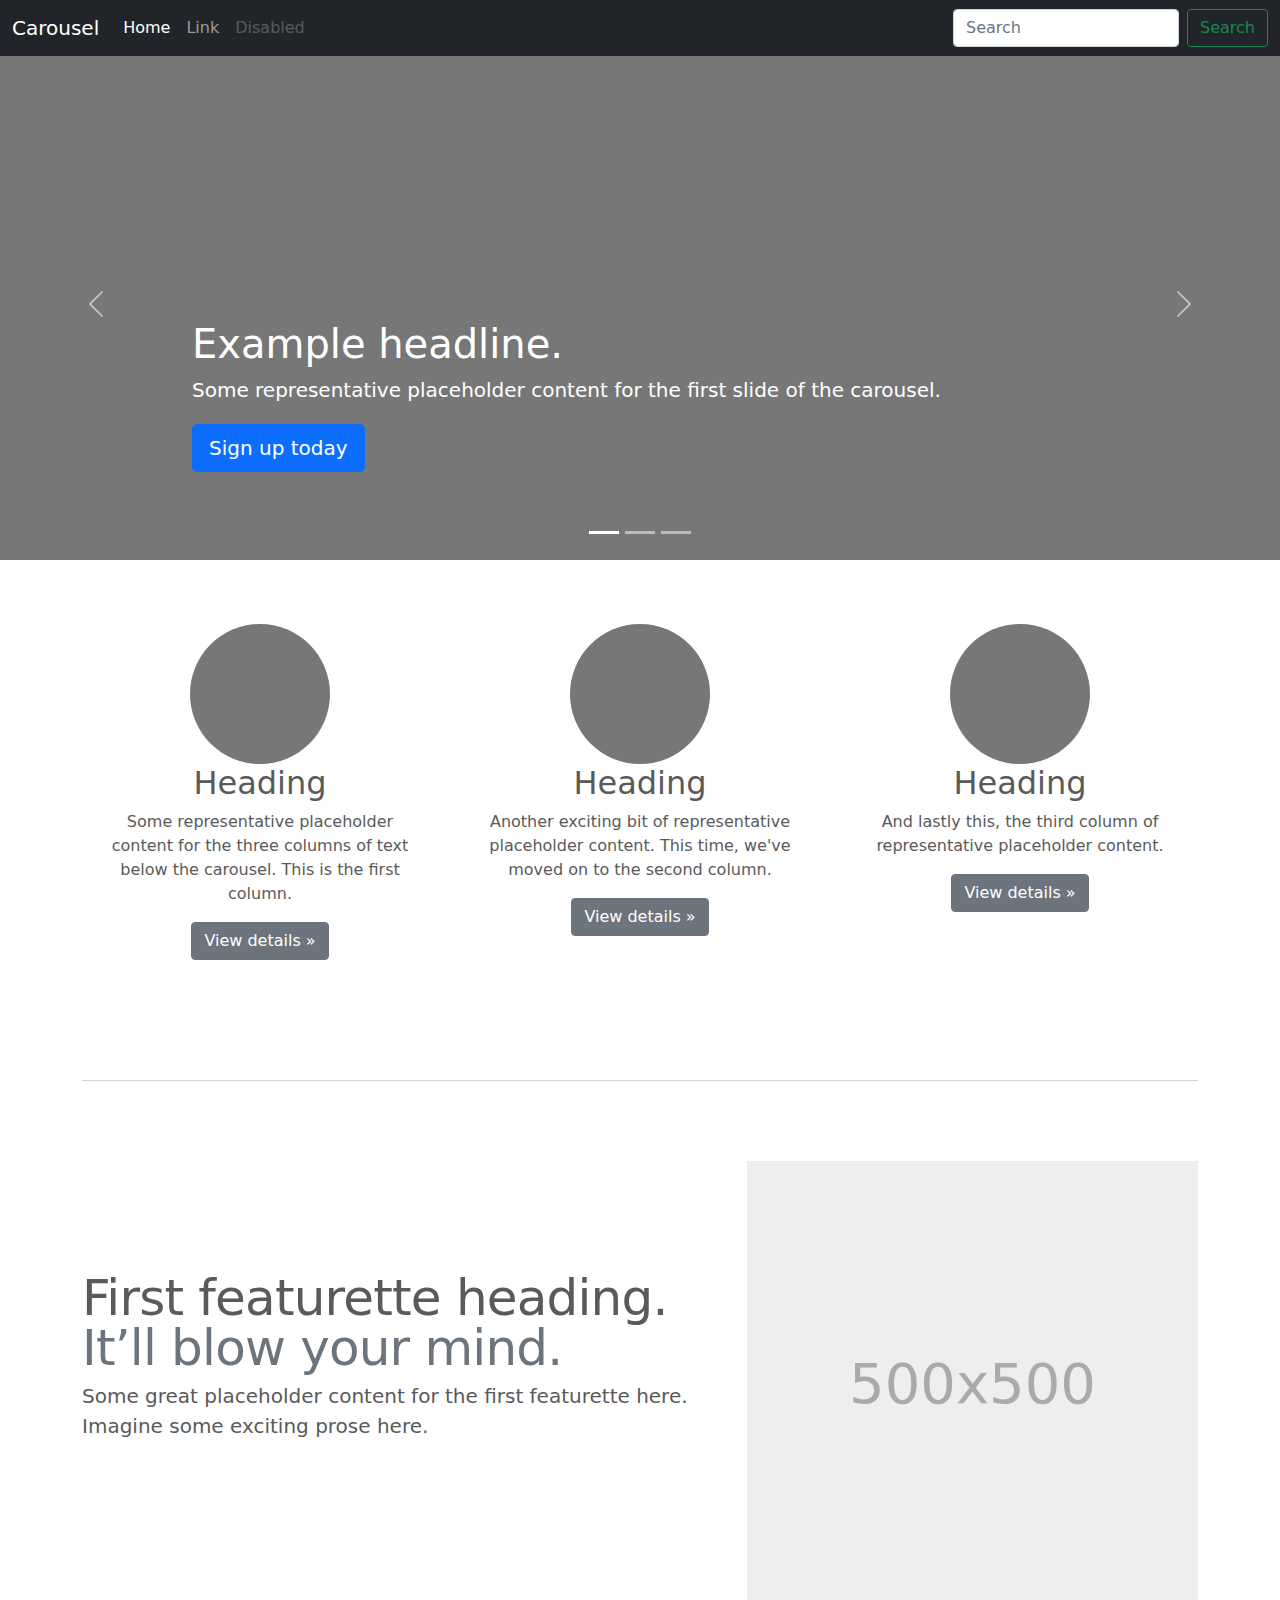
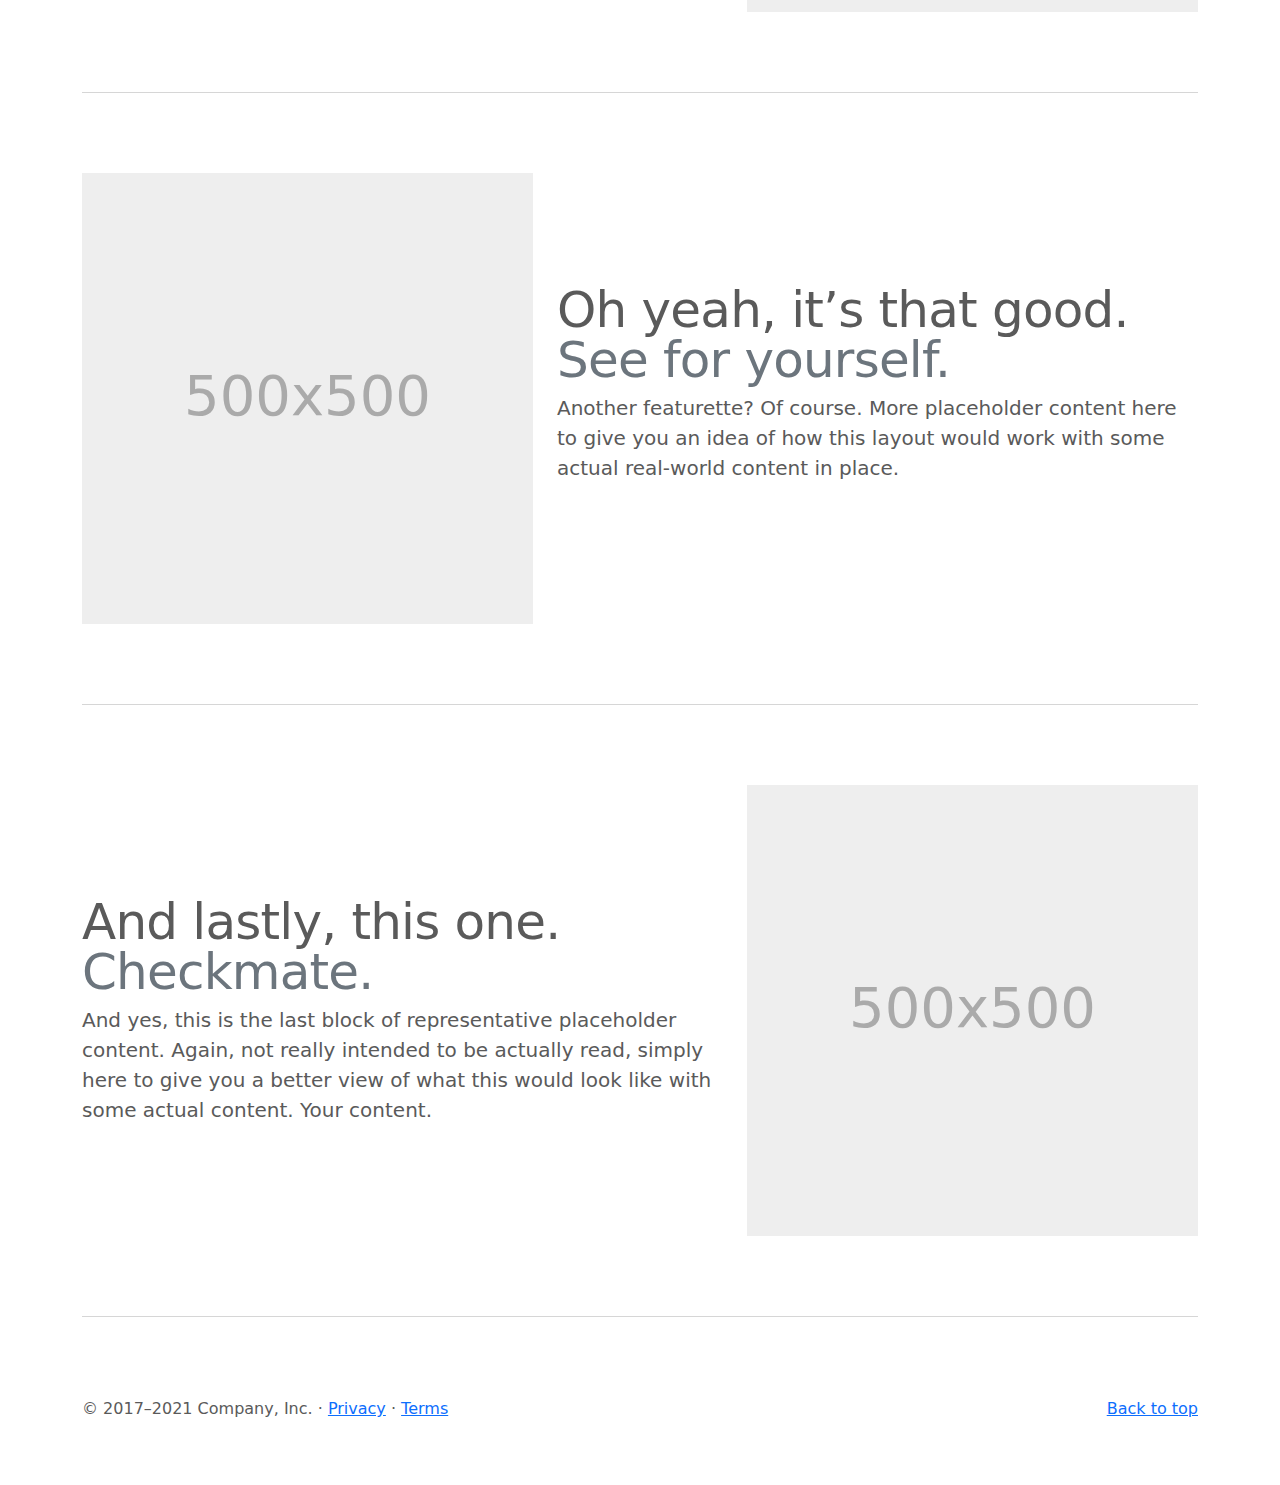
<file: bootstrap-5.0.1-examples/carousel/index.html>
<!doctype html>
<html lang="en">
  <head>
    <meta charset="utf-8">
    <meta name="viewport" content="width=device-width, initial-scale=1">
    <meta name="description" content="">
    <meta name="author" content="Mark Otto, Jacob Thornton, and Bootstrap contributors">
    <meta name="generator" content="Hugo 0.83.1">
    <title>Carousel Template · Bootstrap v5.0</title>

    <link rel="canonical" href="https://getbootstrap.com/docs/5.0/examples/carousel/">

    

    <!-- Bootstrap core CSS -->
<link href="../assets/dist/css/bootstrap.min.css" rel="stylesheet">

    <style>
      .bd-placeholder-img {
        font-size: 1.125rem;
        text-anchor: middle;
        -webkit-user-select: none;
        -moz-user-select: none;
        user-select: none;
      }

      @media (min-width: 768px) {
        .bd-placeholder-img-lg {
          font-size: 3.5rem;
        }
      }
    </style>

    
    <!-- Custom styles for this template -->
    <link href="carousel.css" rel="stylesheet">
  </head>
  <body>
    
<header>
  <nav class="navbar navbar-expand-md navbar-dark fixed-top bg-dark">
    <div class="container-fluid">
      <a class="navbar-brand" href="#">Carousel</a>
      <button class="navbar-toggler" type="button" data-bs-toggle="collapse" data-bs-target="#navbarCollapse" aria-controls="navbarCollapse" aria-expanded="false" aria-label="Toggle navigation">
        <span class="navbar-toggler-icon"></span>
      </button>
      <div class="collapse navbar-collapse" id="navbarCollapse">
        <ul class="navbar-nav me-auto mb-2 mb-md-0">
          <li class="nav-item">
            <a class="nav-link active" aria-current="page" href="#">Home</a>
          </li>
          <li class="nav-item">
            <a class="nav-link" href="#">Link</a>
          </li>
          <li class="nav-item">
            <a class="nav-link disabled" href="#" tabindex="-1" aria-disabled="true">Disabled</a>
          </li>
        </ul>
        <form class="d-flex">
          <input class="form-control me-2" type="search" placeholder="Search" aria-label="Search">
          <button class="btn btn-outline-success" type="submit">Search</button>
        </form>
      </div>
    </div>
  </nav>
</header>

<main>

  <div id="myCarousel" class="carousel slide" data-bs-ride="carousel">
    <div class="carousel-indicators">
      <button type="button" data-bs-target="#myCarousel" data-bs-slide-to="0" class="active" aria-current="true" aria-label="Slide 1"></button>
      <button type="button" data-bs-target="#myCarousel" data-bs-slide-to="1" aria-label="Slide 2"></button>
      <button type="button" data-bs-target="#myCarousel" data-bs-slide-to="2" aria-label="Slide 3"></button>
    </div>
    <div class="carousel-inner">
      <div class="carousel-item active">
        <svg class="bd-placeholder-img" width="100%" height="100%" xmlns="http://www.w3.org/2000/svg" aria-hidden="true" preserveAspectRatio="xMidYMid slice" focusable="false"><rect width="100%" height="100%" fill="#777"/></svg>

        <div class="container">
          <div class="carousel-caption text-start">
            <h1>Example headline.</h1>
            <p>Some representative placeholder content for the first slide of the carousel.</p>
            <p><a class="btn btn-lg btn-primary" href="#">Sign up today</a></p>
          </div>
        </div>
      </div>
      <div class="carousel-item">
        <svg class="bd-placeholder-img" width="100%" height="100%" xmlns="http://www.w3.org/2000/svg" aria-hidden="true" preserveAspectRatio="xMidYMid slice" focusable="false"><rect width="100%" height="100%" fill="#777"/></svg>

        <div class="container">
          <div class="carousel-caption">
            <h1>Another example headline.</h1>
            <p>Some representative placeholder content for the second slide of the carousel.</p>
            <p><a class="btn btn-lg btn-primary" href="#">Learn more</a></p>
          </div>
        </div>
      </div>
      <div class="carousel-item">
        <svg class="bd-placeholder-img" width="100%" height="100%" xmlns="http://www.w3.org/2000/svg" aria-hidden="true" preserveAspectRatio="xMidYMid slice" focusable="false"><rect width="100%" height="100%" fill="#777"/></svg>

        <div class="container">
          <div class="carousel-caption text-end">
            <h1>One more for good measure.</h1>
            <p>Some representative placeholder content for the third slide of this carousel.</p>
            <p><a class="btn btn-lg btn-primary" href="#">Browse gallery</a></p>
          </div>
        </div>
      </div>
    </div>
    <button class="carousel-control-prev" type="button" data-bs-target="#myCarousel" data-bs-slide="prev">
      <span class="carousel-control-prev-icon" aria-hidden="true"></span>
      <span class="visually-hidden">Previous</span>
    </button>
    <button class="carousel-control-next" type="button" data-bs-target="#myCarousel" data-bs-slide="next">
      <span class="carousel-control-next-icon" aria-hidden="true"></span>
      <span class="visually-hidden">Next</span>
    </button>
  </div>


  <!-- Marketing messaging and featurettes
  ================================================== -->
  <!-- Wrap the rest of the page in another container to center all the content. -->

  <div class="container marketing">

    <!-- Three columns of text below the carousel -->
    <div class="row">
      <div class="col-lg-4">
        <svg class="bd-placeholder-img rounded-circle" width="140" height="140" xmlns="http://www.w3.org/2000/svg" role="img" aria-label="Placeholder: 140x140" preserveAspectRatio="xMidYMid slice" focusable="false"><title>Placeholder</title><rect width="100%" height="100%" fill="#777"/><text x="50%" y="50%" fill="#777" dy=".3em">140x140</text></svg>

        <h2>Heading</h2>
        <p>Some representative placeholder content for the three columns of text below the carousel. This is the first column.</p>
        <p><a class="btn btn-secondary" href="#">View details &raquo;</a></p>
      </div><!-- /.col-lg-4 -->
      <div class="col-lg-4">
        <svg class="bd-placeholder-img rounded-circle" width="140" height="140" xmlns="http://www.w3.org/2000/svg" role="img" aria-label="Placeholder: 140x140" preserveAspectRatio="xMidYMid slice" focusable="false"><title>Placeholder</title><rect width="100%" height="100%" fill="#777"/><text x="50%" y="50%" fill="#777" dy=".3em">140x140</text></svg>

        <h2>Heading</h2>
        <p>Another exciting bit of representative placeholder content. This time, we've moved on to the second column.</p>
        <p><a class="btn btn-secondary" href="#">View details &raquo;</a></p>
      </div><!-- /.col-lg-4 -->
      <div class="col-lg-4">
        <svg class="bd-placeholder-img rounded-circle" width="140" height="140" xmlns="http://www.w3.org/2000/svg" role="img" aria-label="Placeholder: 140x140" preserveAspectRatio="xMidYMid slice" focusable="false"><title>Placeholder</title><rect width="100%" height="100%" fill="#777"/><text x="50%" y="50%" fill="#777" dy=".3em">140x140</text></svg>

        <h2>Heading</h2>
        <p>And lastly this, the third column of representative placeholder content.</p>
        <p><a class="btn btn-secondary" href="#">View details &raquo;</a></p>
      </div><!-- /.col-lg-4 -->
    </div><!-- /.row -->


    <!-- START THE FEATURETTES -->

    <hr class="featurette-divider">

    <div class="row featurette">
      <div class="col-md-7">
        <h2 class="featurette-heading">First featurette heading. <span class="text-muted">It’ll blow your mind.</span></h2>
        <p class="lead">Some great placeholder content for the first featurette here. Imagine some exciting prose here.</p>
      </div>
      <div class="col-md-5">
        <svg class="bd-placeholder-img bd-placeholder-img-lg featurette-image img-fluid mx-auto" width="500" height="500" xmlns="http://www.w3.org/2000/svg" role="img" aria-label="Placeholder: 500x500" preserveAspectRatio="xMidYMid slice" focusable="false"><title>Placeholder</title><rect width="100%" height="100%" fill="#eee"/><text x="50%" y="50%" fill="#aaa" dy=".3em">500x500</text></svg>

      </div>
    </div>

    <hr class="featurette-divider">

    <div class="row featurette">
      <div class="col-md-7 order-md-2">
        <h2 class="featurette-heading">Oh yeah, it’s that good. <span class="text-muted">See for yourself.</span></h2>
        <p class="lead">Another featurette? Of course. More placeholder content here to give you an idea of how this layout would work with some actual real-world content in place.</p>
      </div>
      <div class="col-md-5 order-md-1">
        <svg class="bd-placeholder-img bd-placeholder-img-lg featurette-image img-fluid mx-auto" width="500" height="500" xmlns="http://www.w3.org/2000/svg" role="img" aria-label="Placeholder: 500x500" preserveAspectRatio="xMidYMid slice" focusable="false"><title>Placeholder</title><rect width="100%" height="100%" fill="#eee"/><text x="50%" y="50%" fill="#aaa" dy=".3em">500x500</text></svg>

      </div>
    </div>

    <hr class="featurette-divider">

    <div class="row featurette">
      <div class="col-md-7">
        <h2 class="featurette-heading">And lastly, this one. <span class="text-muted">Checkmate.</span></h2>
        <p class="lead">And yes, this is the last block of representative placeholder content. Again, not really intended to be actually read, simply here to give you a better view of what this would look like with some actual content. Your content.</p>
      </div>
      <div class="col-md-5">
        <svg class="bd-placeholder-img bd-placeholder-img-lg featurette-image img-fluid mx-auto" width="500" height="500" xmlns="http://www.w3.org/2000/svg" role="img" aria-label="Placeholder: 500x500" preserveAspectRatio="xMidYMid slice" focusable="false"><title>Placeholder</title><rect width="100%" height="100%" fill="#eee"/><text x="50%" y="50%" fill="#aaa" dy=".3em">500x500</text></svg>

      </div>
    </div>

    <hr class="featurette-divider">

    <!-- /END THE FEATURETTES -->

  </div><!-- /.container -->


  <!-- FOOTER -->
  <footer class="container">
    <p class="float-end"><a href="#">Back to top</a></p>
    <p>&copy; 2017–2021 Company, Inc. &middot; <a href="#">Privacy</a> &middot; <a href="#">Terms</a></p>
  </footer>
</main>


    <script src="../assets/dist/js/bootstrap.bundle.min.js"></script>

      
  </body>
</html>
</file>
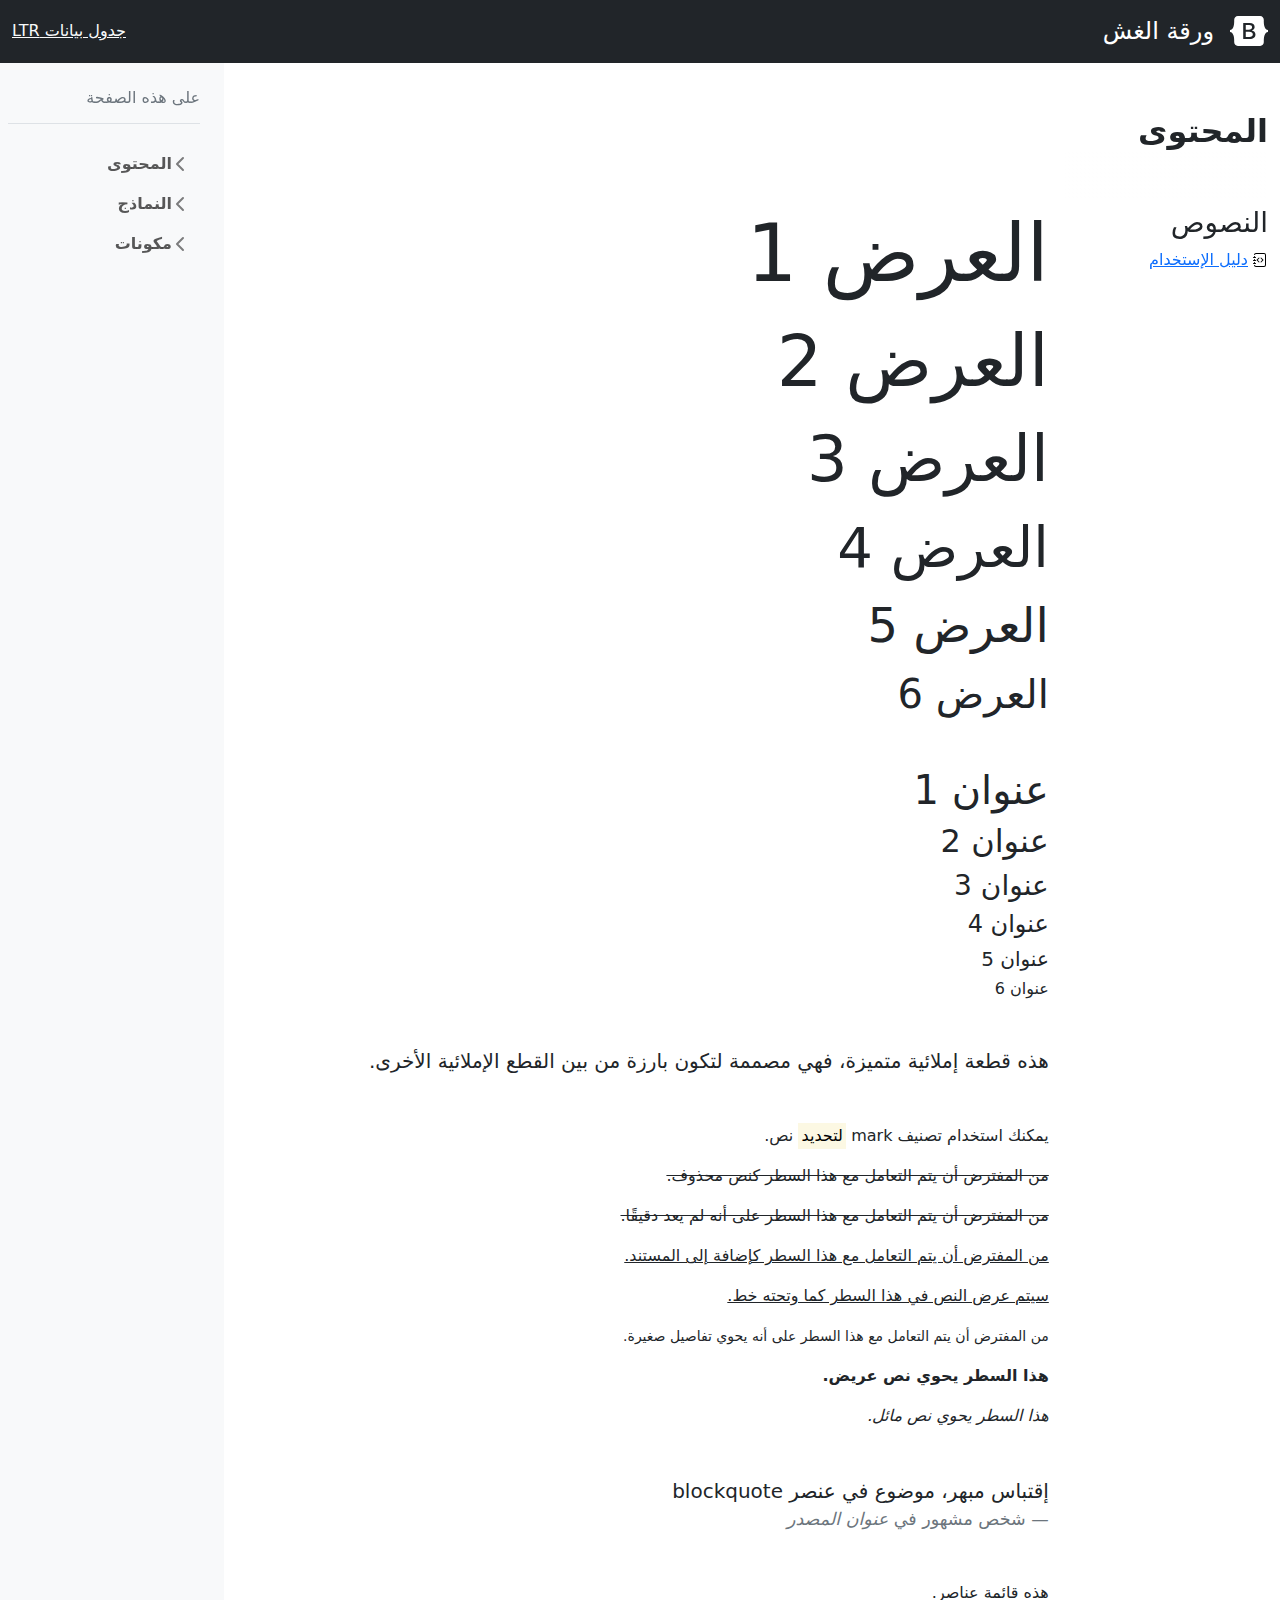
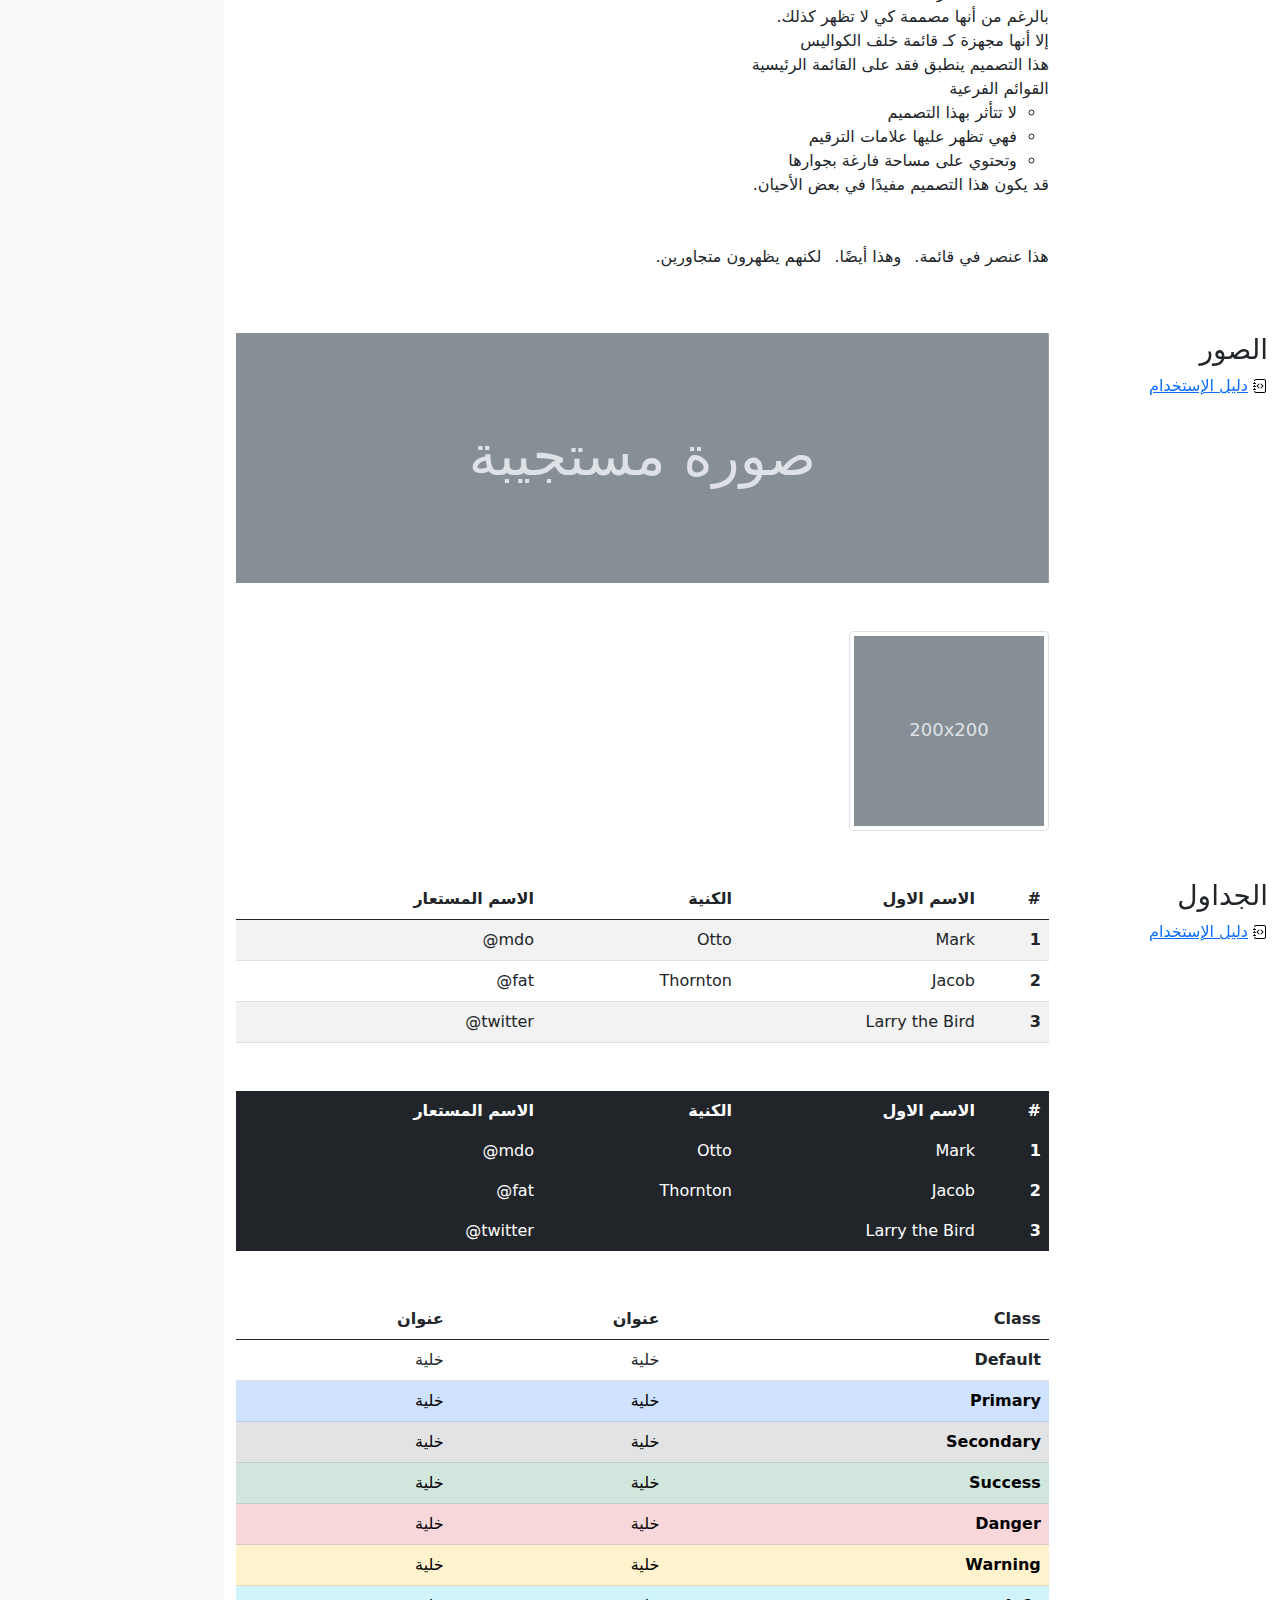
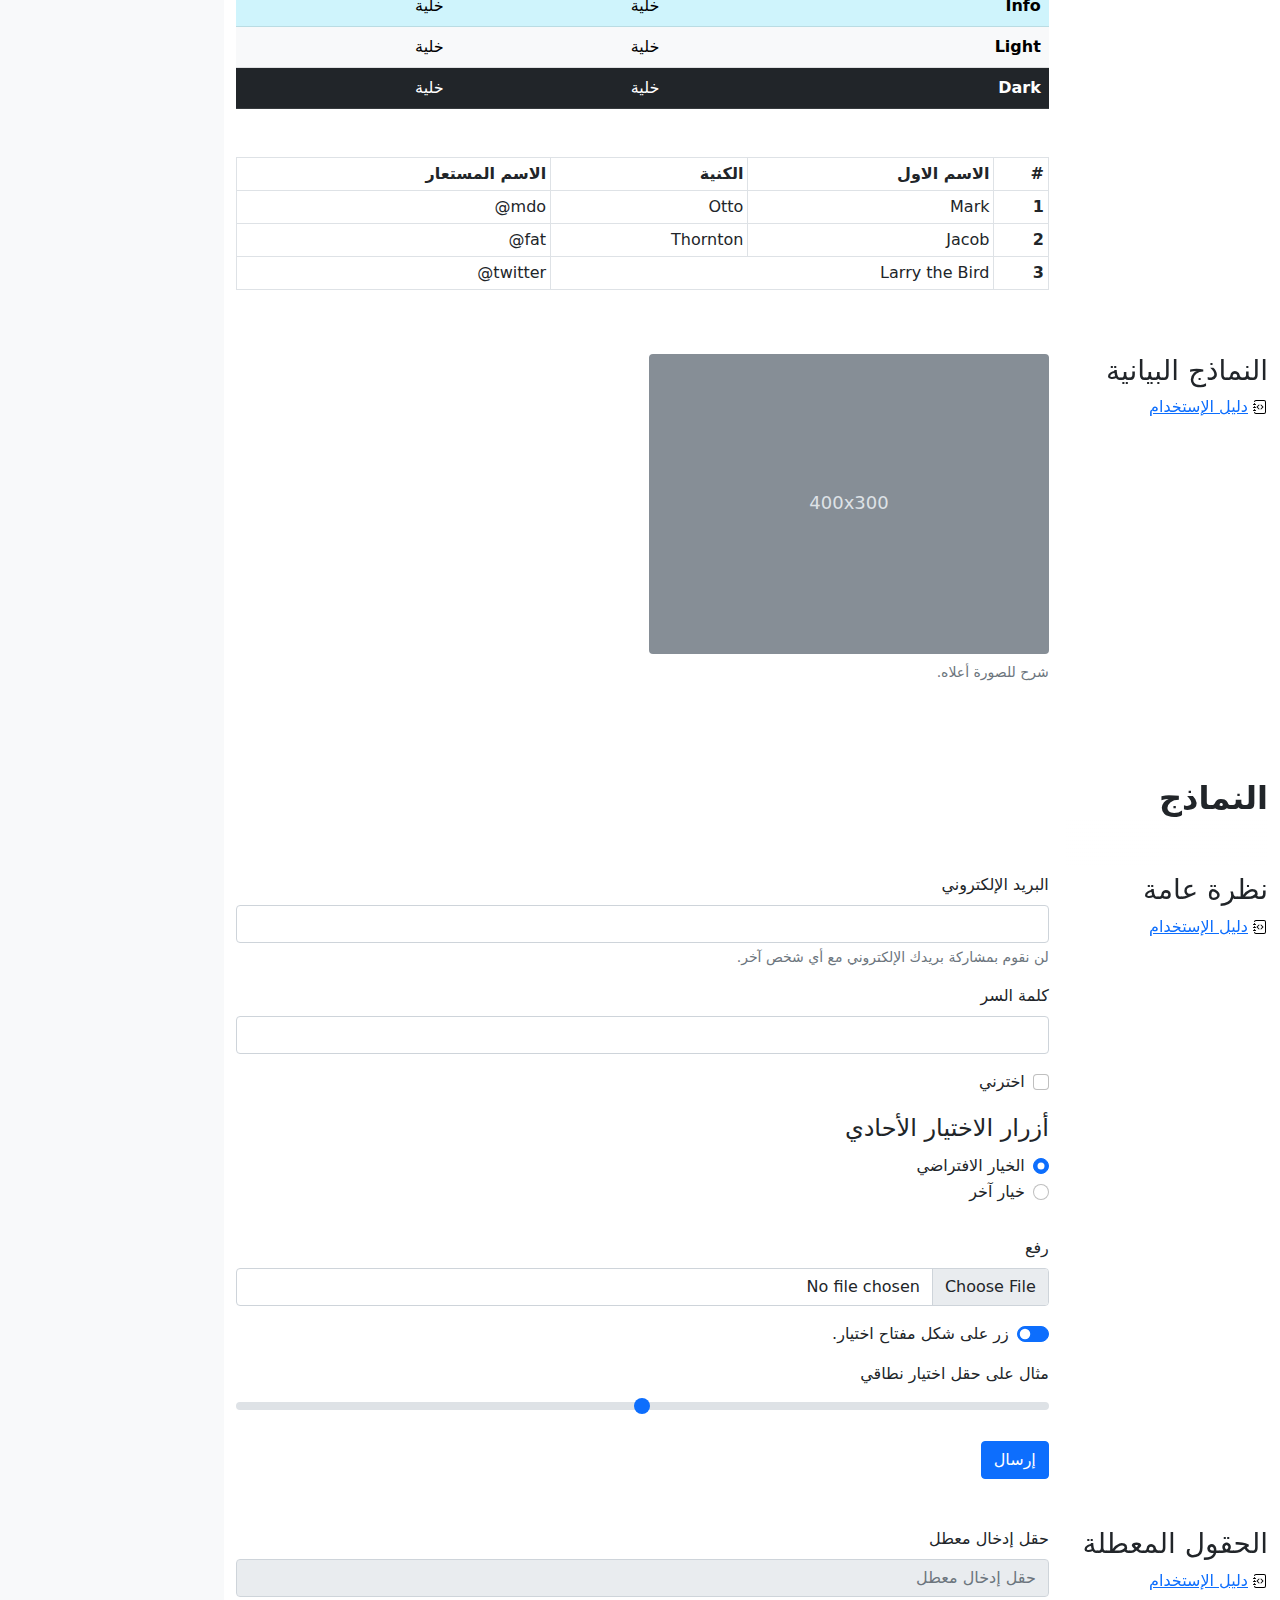
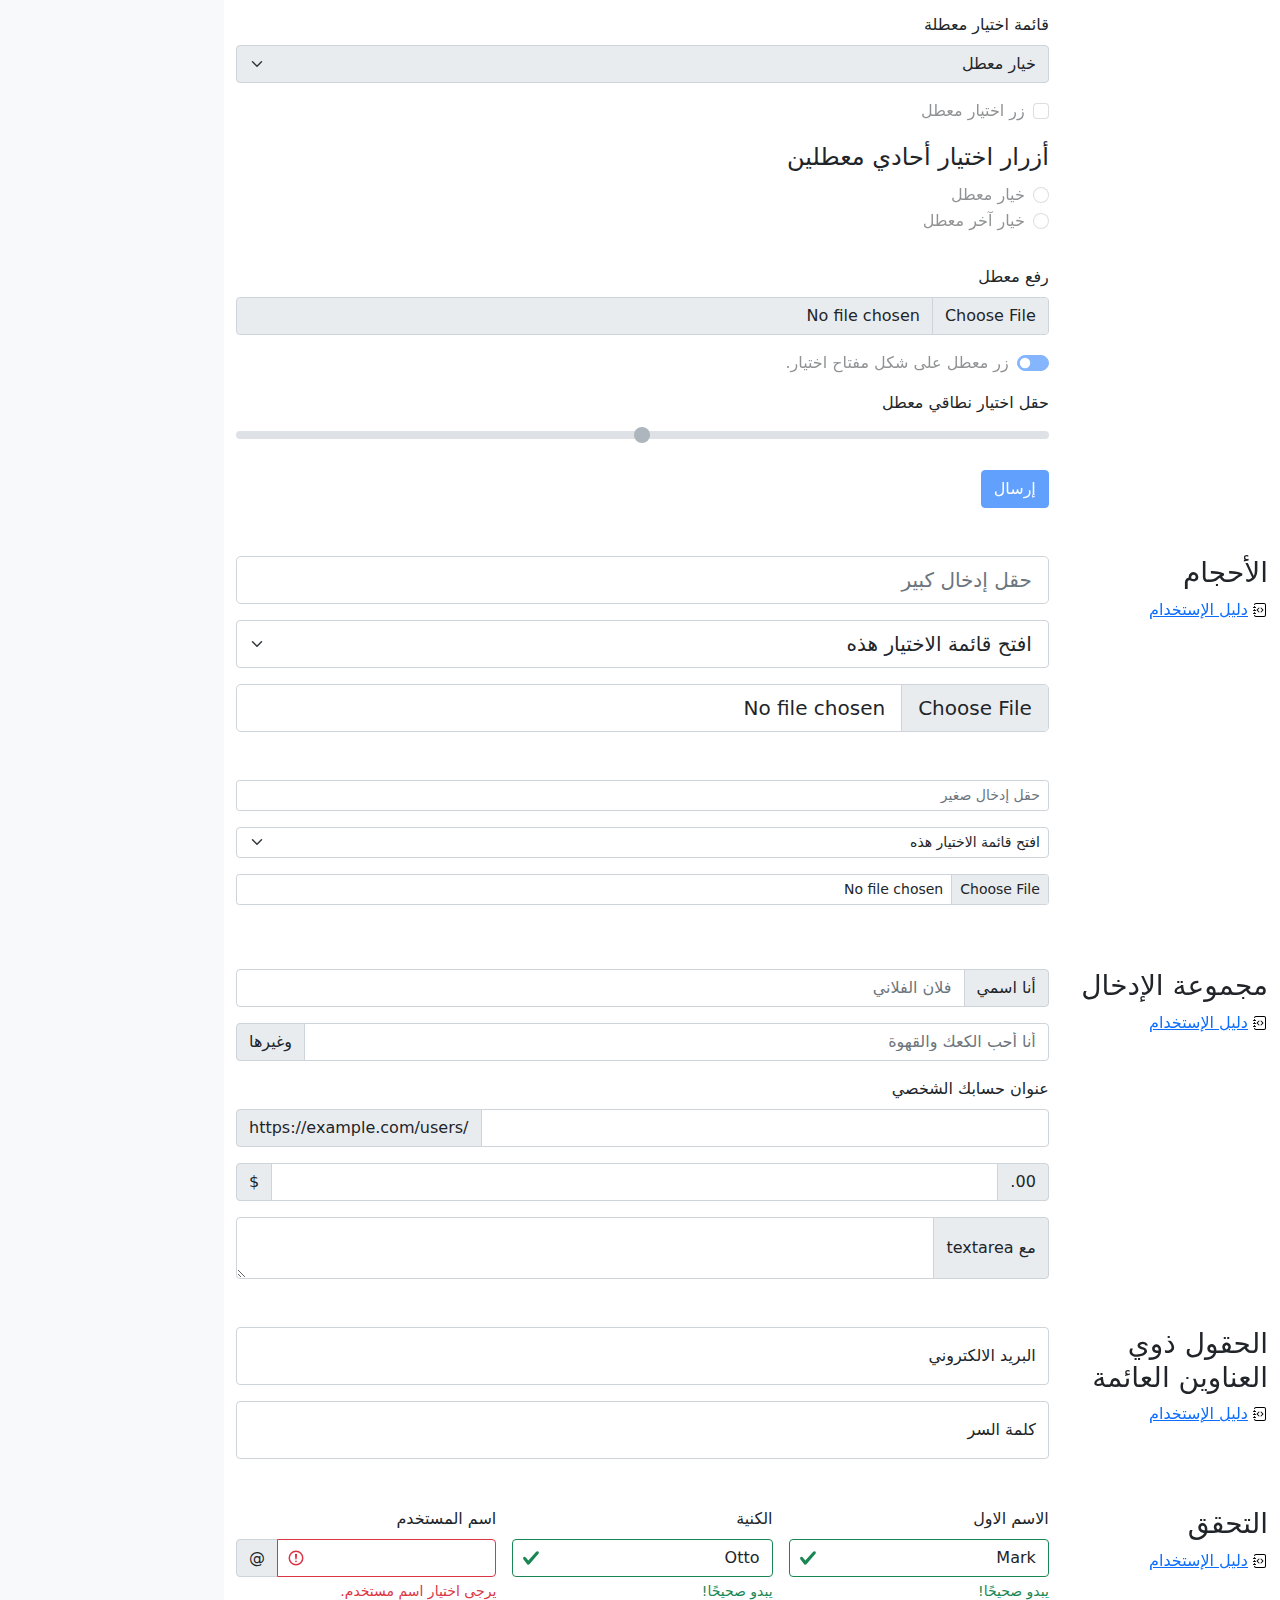
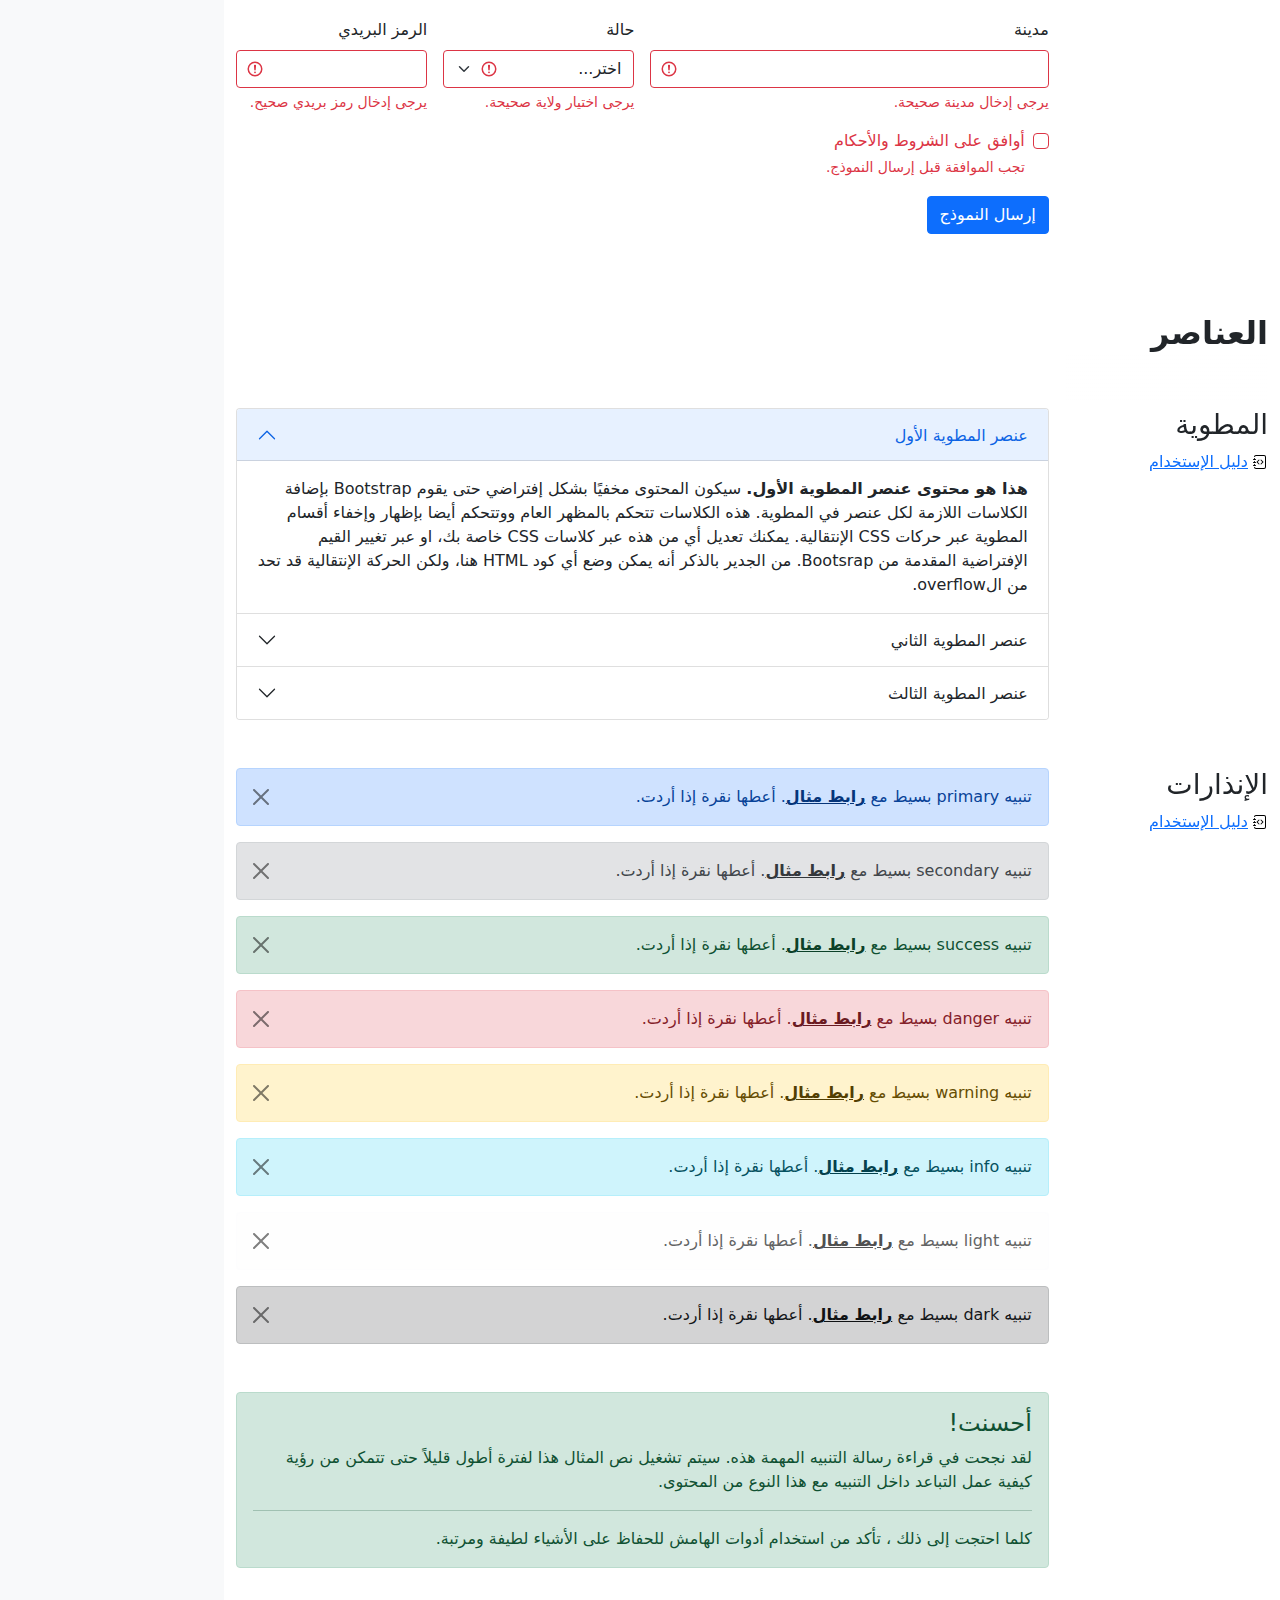
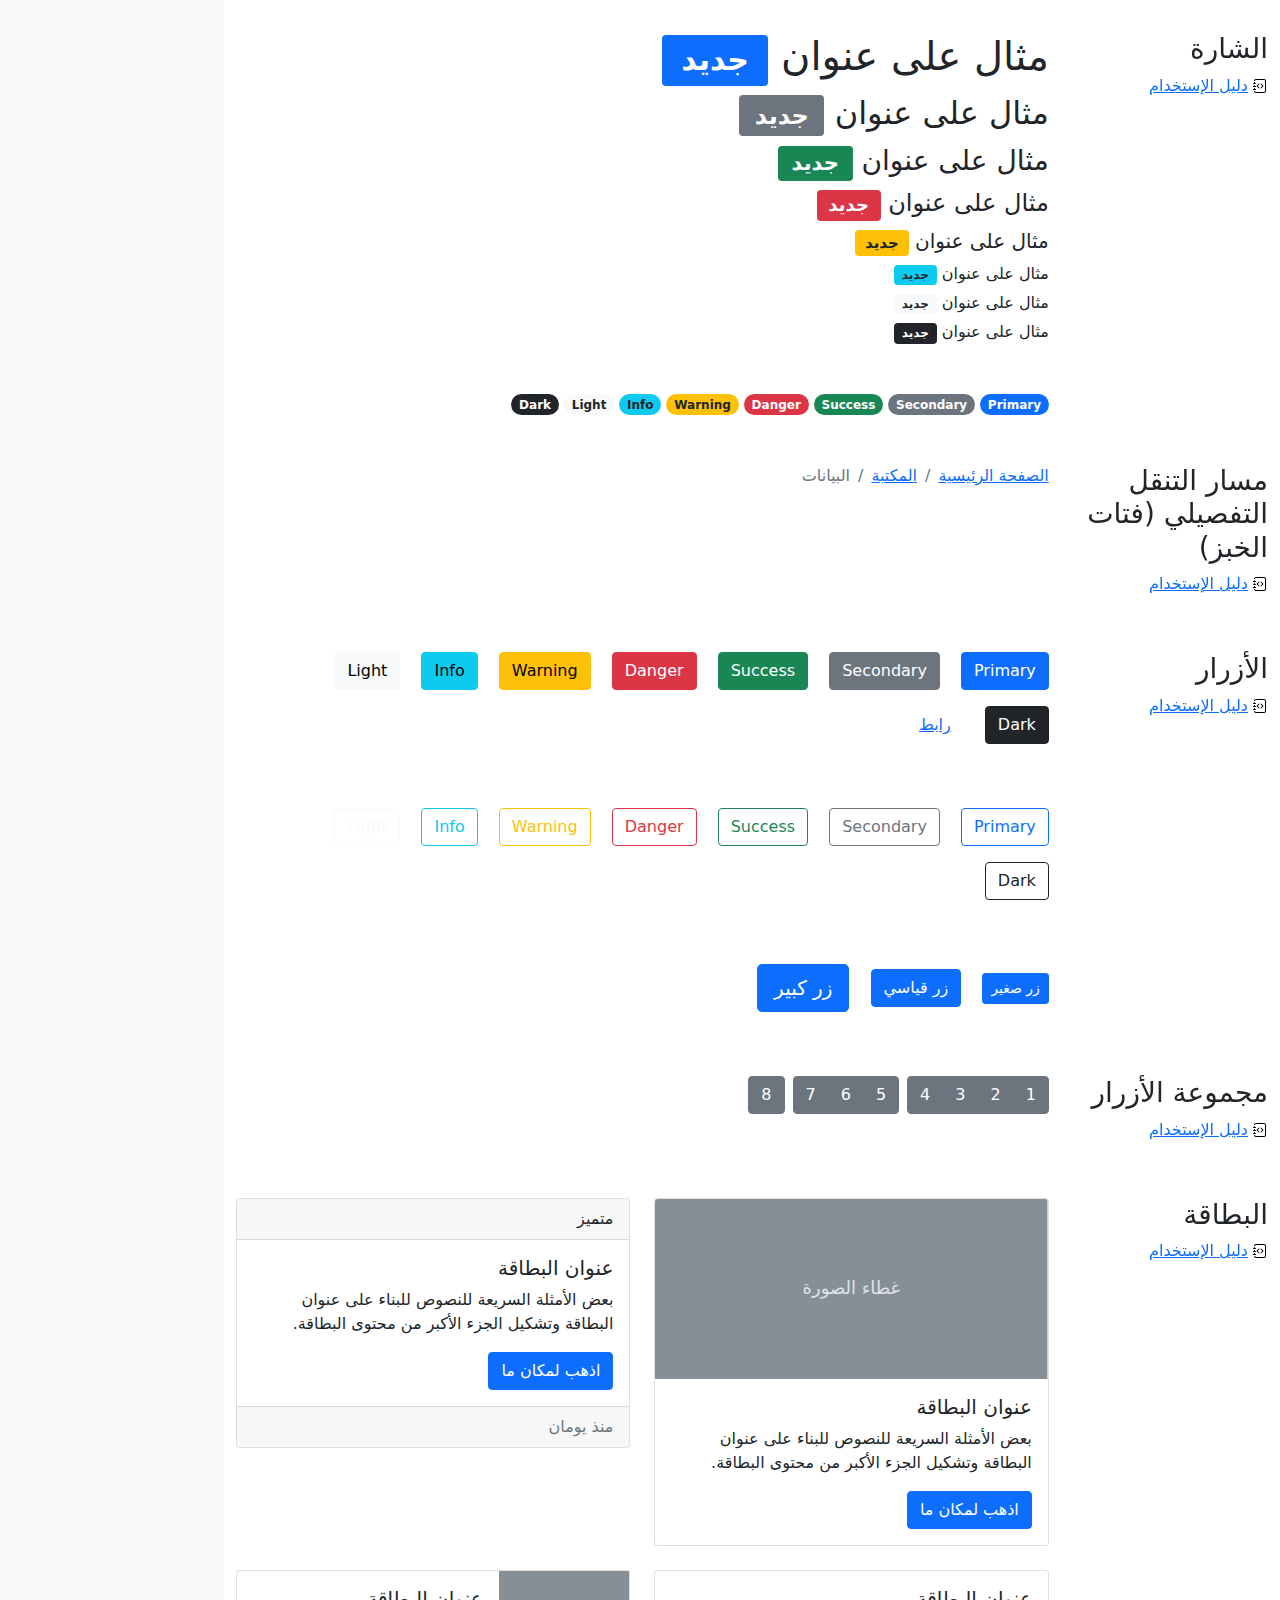
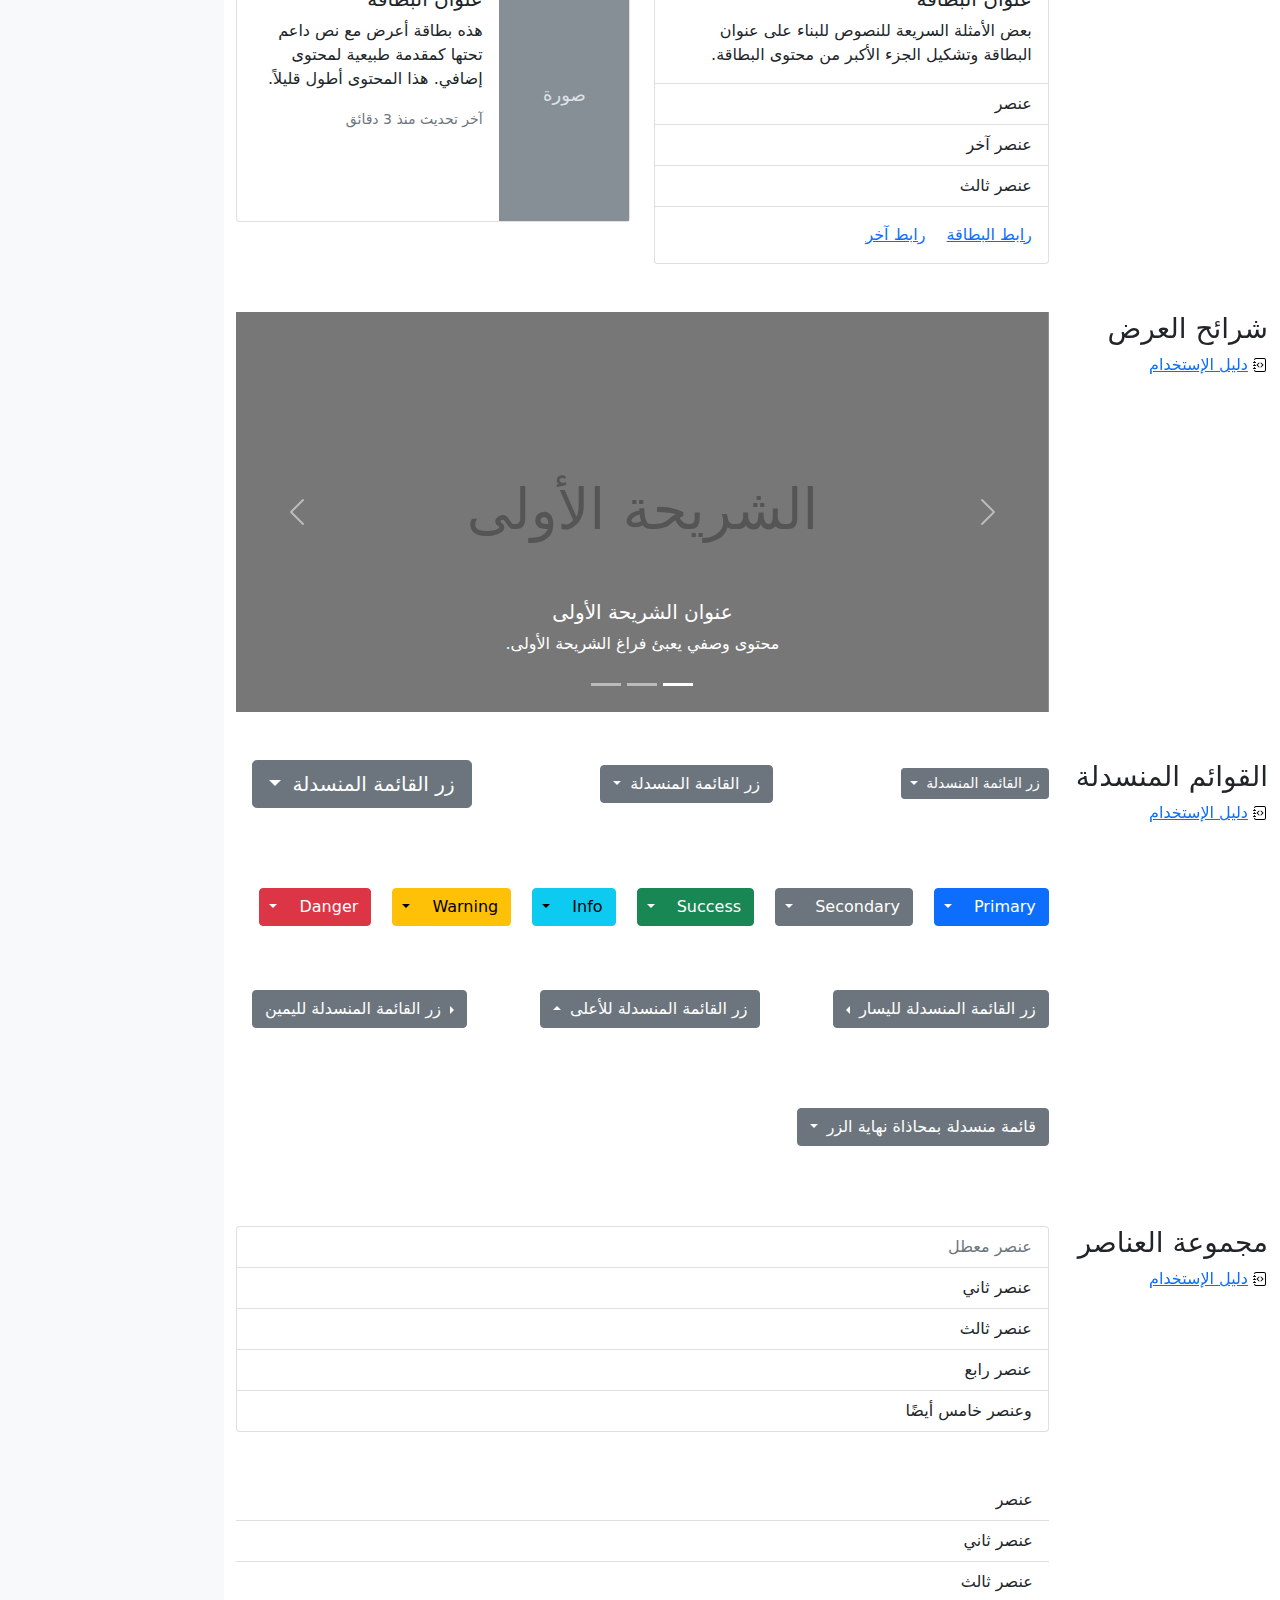
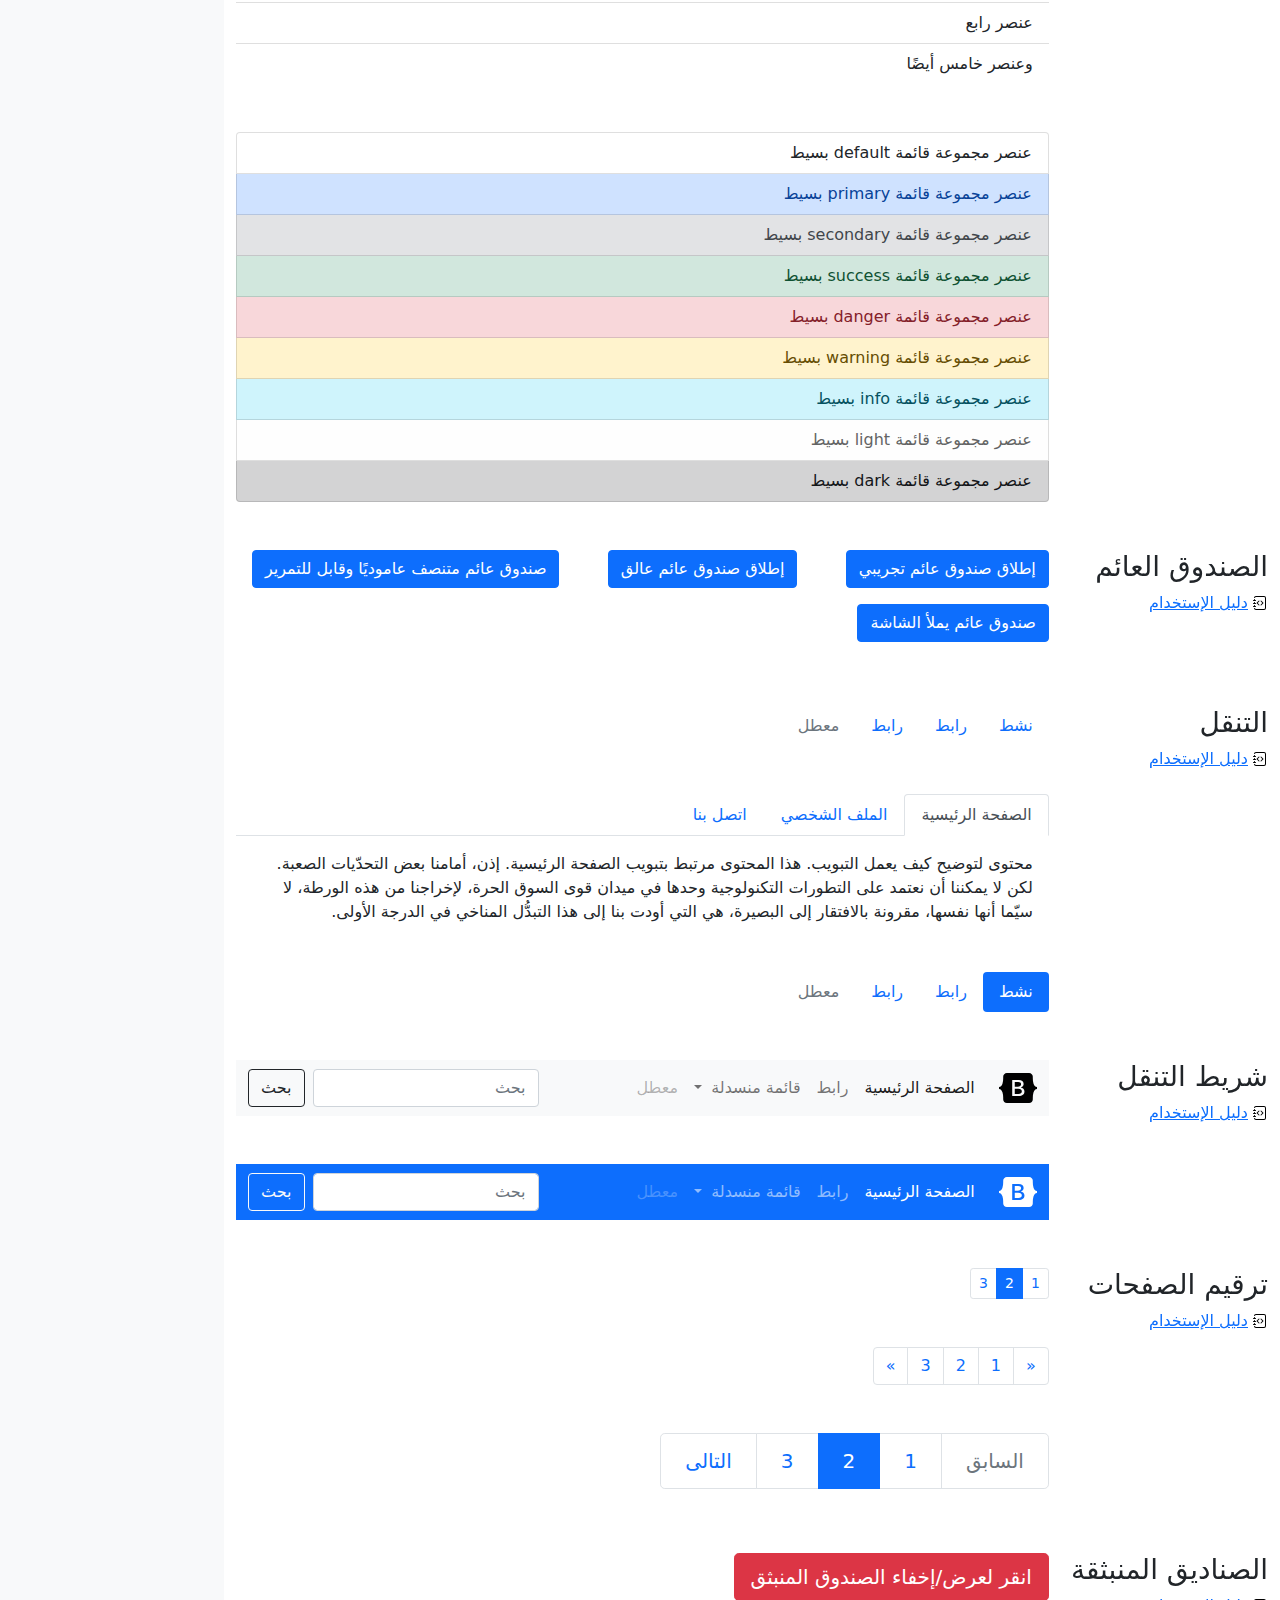
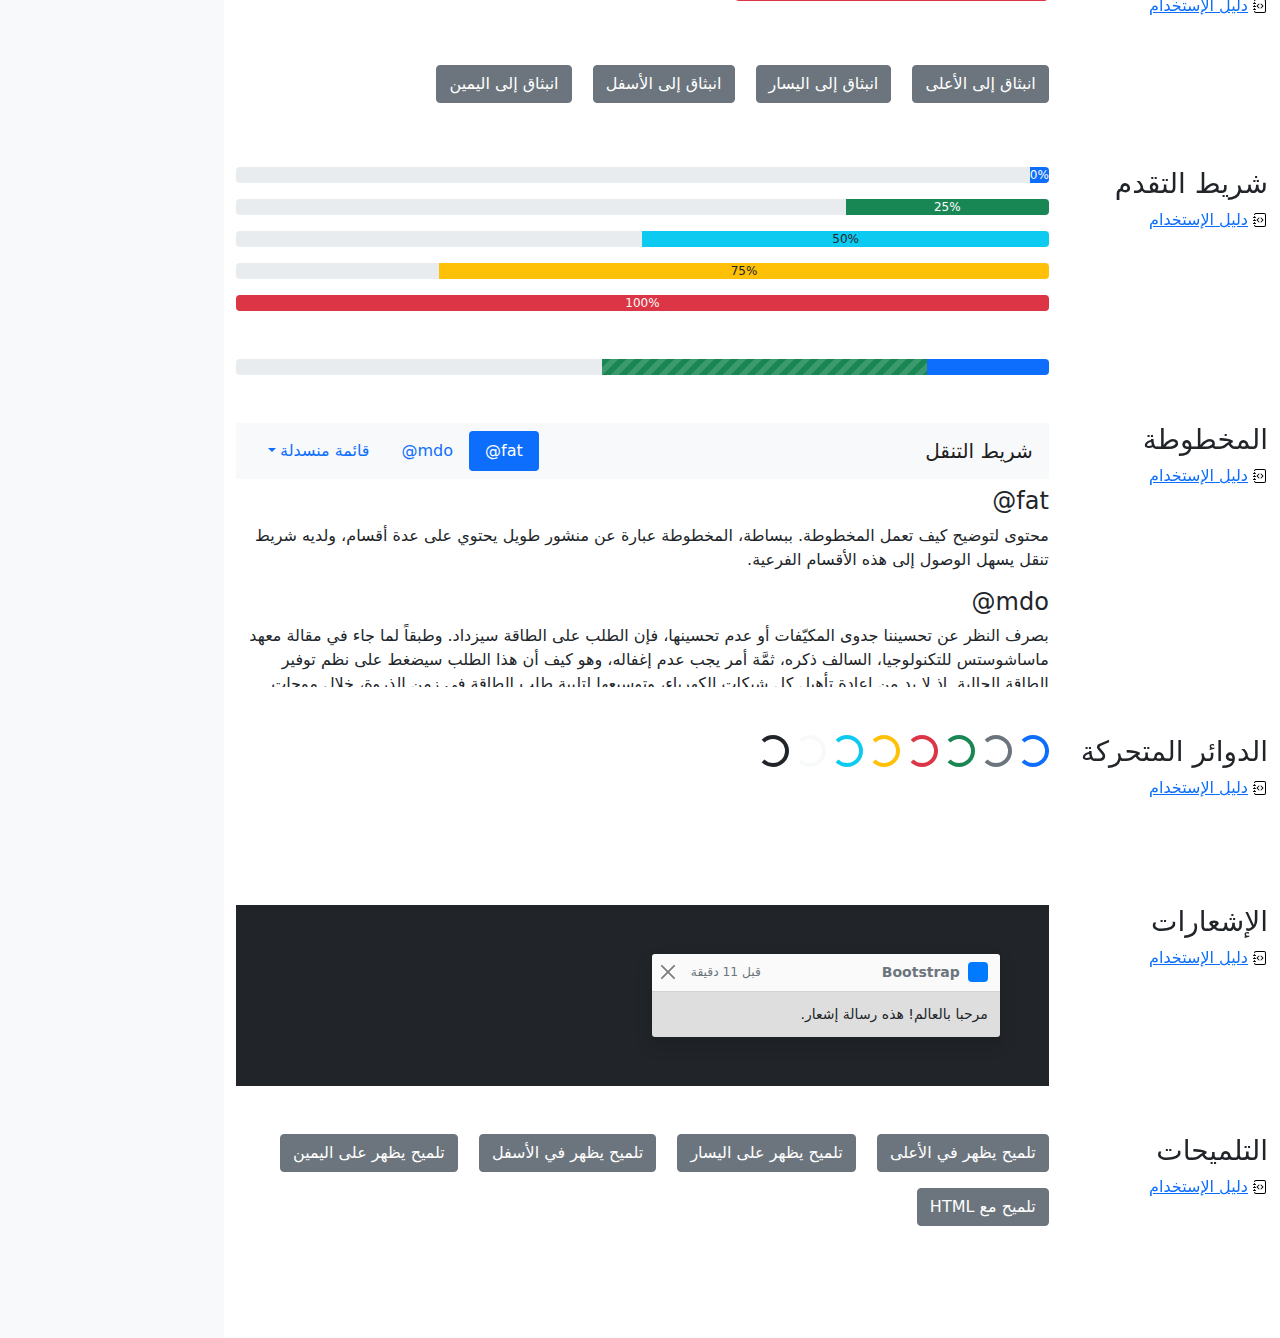
<file: bootstrap-5.0.1-examples/cheatsheet-rtl/index.html>
<!doctype html>
<html lang="ar" dir="rtl">
  <head>
    <meta charset="utf-8">
    <meta name="viewport" content="width=device-width, initial-scale=1">
    <meta name="description" content="">
    <meta name="author" content="Mark Otto, Jacob Thornton, and Bootstrap contributors">
    <meta name="generator" content="Hugo 0.83.1">
    <title>ورقة الغش · Bootstrap v5.0</title>

    <link rel="canonical" href="https://getbootstrap.com/docs/5.0/examples/cheatsheet-rtl/">

    

    <!-- Bootstrap core CSS -->
<link href="../assets/dist/css/bootstrap.rtl.min.css" rel="stylesheet">

    <style>
      .bd-placeholder-img {
        font-size: 1.125rem;
        text-anchor: middle;
        -webkit-user-select: none;
        -moz-user-select: none;
        user-select: none;
      }

      @media (min-width: 768px) {
        .bd-placeholder-img-lg {
          font-size: 3.5rem;
        }
      }
    </style>

    
    <!-- Custom styles for this template -->
    <link href="../cheatsheet/cheatsheet.rtl.css" rel="stylesheet">
  </head>
  <body class="bg-light">
    
<header class="bd-header bg-dark py-3 d-flex align-items-stretch border-bottom border-dark">
  <div class="container-fluid d-flex align-items-center">
    <h1 class="d-flex align-items-center fs-4 text-white mb-0">
      <img src="../assets/brand/bootstrap-logo-white.svg" width="38" height="30" class="me-3" alt="Bootstrap">
      ورقة الغش
    </h1>
    <a href="../examples/cheatsheet/" class="ms-auto link-light" hreflang="en">جدول بيانات LTR</a>
  </div>
</header>
<aside class="bd-aside sticky-xl-top text-muted align-self-start mb-3 mb-xl-5 px-2">
  <h2 class="h6 pt-4 pb-3 mb-4 border-bottom">على هذه الصفحة</h2>
  <nav class="small" id="toc">
    <ul class="list-unstyled">
      <li class="my-2">
        <button class="btn d-inline-flex align-items-center collapsed" data-bs-toggle="collapse" aria-expanded="false" data-bs-target="#contents-collapse" aria-controls="contents-collapse">المحتوى</button>
        <ul class="list-unstyled ps-3 collapse" id="contents-collapse">
          <li><a class="d-inline-flex align-items-center rounded" href="#typography">النصوص</a></li>
          <li><a class="d-inline-flex align-items-center rounded" href="#images">الصور</a></li>
          <li><a class="d-inline-flex align-items-center rounded" href="#tables">الجداول</a></li>
          <li><a class="d-inline-flex align-items-center rounded" href="#figures">النماذج البيانية</a></li>
        </ul>
      </li>
      <li class="my-2">
        <button class="btn d-inline-flex align-items-center collapsed" data-bs-toggle="collapse" aria-expanded="false" data-bs-target="#forms-collapse" aria-controls="forms-collapse">النماذج</button>
        <ul class="list-unstyled ps-3 collapse" id="forms-collapse">
          <li><a class="d-inline-flex align-items-center rounded" href="#overview">نظرة عامة</a></li>
          <li><a class="d-inline-flex align-items-center rounded" href="#disabled-forms">الحقول المعطلة</a></li>
          <li><a class="d-inline-flex align-items-center rounded" href="#sizing">الأحجام</a></li>
          <li><a class="d-inline-flex align-items-center rounded" href="#input-group">مجموعة الإدخال</a></li>
          <li><a class="d-inline-flex align-items-center rounded" href="#floating-labels">الحقول ذوي العناوين العائمة</a></li>
          <li><a class="d-inline-flex align-items-center rounded" href="#validation">التحقق</a></li>
        </ul>
      </li>
      <li class="my-2">
        <button class="btn d-inline-flex align-items-center collapsed" data-bs-toggle="collapse" aria-expanded="false" data-bs-target="#components-collapse" aria-controls="components-collapse">مكونات</button>
        <ul class="list-unstyled ps-3 collapse" id="components-collapse">
          <li><a class="d-inline-flex align-items-center rounded" href="#accordion">المطوية</a></li>
          <li><a class="d-inline-flex align-items-center rounded" href="#alerts">الإنذارات</a></li>
          <li><a class="d-inline-flex align-items-center rounded" href="#badge">الشارة</a></li>
          <li><a class="d-inline-flex align-items-center rounded" href="#breadcrumb">مسار التنقل التفصيلي</a></li>
          <li><a class="d-inline-flex align-items-center rounded" href="#buttons">الأزرار</a></li>
          <li><a class="d-inline-flex align-items-center rounded" href="#button-group">مجموعة الأزرار</a></li>
          <li><a class="d-inline-flex align-items-center rounded" href="#card">البطاقة</a></li>
          <li><a class="d-inline-flex align-items-center rounded" href="#carousel">شرائح العرض</a></li>
          <li><a class="d-inline-flex align-items-center rounded" href="#dropdowns">القوائم المنسدلة</a></li>
          <li><a class="d-inline-flex align-items-center rounded" href="#list-group">مجموعة العناصر</a></li>
          <li><a class="d-inline-flex align-items-center rounded" href="#modal">الصندوق العائم</a></li>
          <li><a class="d-inline-flex align-items-center rounded" href="#navs">التنقل</a></li>
          <li><a class="d-inline-flex align-items-center rounded" href="#navbar">شريط التنقل</a></li>
          <li><a class="d-inline-flex align-items-center rounded" href="#pagination">ترقيم الصفحات</a></li>
          <li><a class="d-inline-flex align-items-center rounded" href="#popovers">الصناديق المنبثقة</a></li>
          <li><a class="d-inline-flex align-items-center rounded" href="#progress">شريط التقدم</a></li>
          <li><a class="d-inline-flex align-items-center rounded" href="#scrollspy">المخطوطة</a></li>
          <li><a class="d-inline-flex align-items-center rounded" href="#spinners">الدوائر المتحركة</a></li>
          <li><a class="d-inline-flex align-items-center rounded" href="#toasts">الإشعارات</a></li>
          <li><a class="d-inline-flex align-items-center rounded" href="#tooltips">التلميحات</a></li>
        </ul>
      </li>
    </ul>
  </nav>
</aside>
<div class="bd-cheatsheet container-fluid bg-body">
  <section id="content">
    <h2 class="sticky-xl-top fw-bold pt-3 pt-xl-5 pb-2 pb-xl-3">المحتوى</h2>

    <article class="my-3" id="typography">
      <div class="bd-heading sticky-xl-top align-self-start mt-5 mb-3 mt-xl-0 mb-xl-2">
        <h3>النصوص</h3>
        <a class="d-flex align-items-center" hreflang="en" href="../content/typography/">دليل الإستخدام</a>
      </div>

      <div>
        <div class="bd-example">
        <p class="display-1">العرض 1</p>
        <p class="display-2">العرض 2</p>
        <p class="display-3">العرض 3</p>
        <p class="display-4">العرض 4</p>
        <p class="display-5">العرض 5</p>
        <p class="display-6">العرض 6</p>
        </div>

        <div class="bd-example">
        <p class="h1">عنوان 1</p>
        <p class="h2">عنوان 2</p>
        <p class="h3">عنوان 3</p>
        <p class="h4">عنوان 4</p>
        <p class="h5">عنوان 5</p>
        <p class="h6">عنوان 6</p>
        </div>

        <div class="bd-example">
        <p class="lead">
          هذه قطعة إملائية متميزة، فهي مصممة لتكون بارزة من بين القطع الإملائية الأخرى.
        </p>
        </div>

        <div class="bd-example">
        <p>يمكنك استخدام تصنيف mark <mark>لتحديد</mark> نص.</p>
        <p><del>من المفترض أن يتم التعامل مع هذا السطر كنص محذوف.</del></p>
        <p><s>من المفترض أن يتم التعامل مع هذا السطر على أنه لم يعد دقيقًا.</s></p>
        <p><ins>من المفترض أن يتم التعامل مع هذا السطر كإضافة إلى المستند.</ins></p>
        <p><u>سيتم عرض النص في هذا السطر كما وتحته خط.</u></p>
        <p><small>من المفترض أن يتم التعامل مع هذا السطر على أنه يحوي تفاصيل صغيرة.</small></p>
        <p><strong>هذا السطر يحوي نص عريض.</strong></p>
        <p><em>هذا السطر يحوي نص مائل.</em></p>
        </div>

        <div class="bd-example">
        <blockquote class="blockquote">
          <p>إقتباس مبهر، موضوع في عنصر blockquote</p>
          <footer class="blockquote-footer">شخص مشهور في <cite title= "عنوان المصدر"> عنوان المصدر </cite></footer>
        </blockquote>
        </div>

        <div class="bd-example">
        <ul class="list-unstyled">
          <li>هذه قائمة عناصر.</li>
          <li>بالرغم من أنها مصممة كي لا تظهر كذلك.</li>
          <li>إلا أنها مجهزة كـ قائمة خلف الكواليس</li>
          <li>هذا التصميم ينطبق فقد على القائمة الرئيسية</li>
          <li>القوائم الفرعية
            <ul>
              <li>لا تتأثر بهذا التصميم</li>
              <li>فهي تظهر عليها علامات الترقيم</li>
              <li>وتحتوي على مساحة فارغة بجوارها</li>
            </ul>
          </li>
          <li>قد يكون هذا التصميم مفيدًا في بعض الأحيان.</li>
        </ul>
        </div>

        <div class="bd-example">
        <ul class="list-inline">
          <li class="list-inline-item">هذا عنصر في قائمة.</li>
          <li class="list-inline-item">وهذا أيضًا.</li>
          <li class="list-inline-item">لكنهم يظهرون متجاورين.</li>
        </ul>
        </div>
      </div>
    </article>
    <article class="my-3" id="images">
      <div class="bd-heading sticky-xl-top align-self-start mt-5 mb-3 mt-xl-0 mb-xl-2">
        <h3>الصور</h3>
        <a class="d-flex align-items-center" hreflang="en" href="../content/images/">دليل الإستخدام</a>
      </div>

      <div>
        <div class="bd-example">
        <svg class="bd-placeholder-img bd-placeholder-img-lg img-fluid" width="100%" height="250" xmlns="http://www.w3.org/2000/svg" role="img" aria-label="Placeholder: صورة مستجيبة" preserveAspectRatio="xMidYMid slice" focusable="false"><title>Placeholder</title><rect width="100%" height="100%" fill="#868e96"/><text x="50%" y="50%" fill="#dee2e6" dy=".3em">صورة مستجيبة</text></svg>

        </div>

        <div class="bd-example">
        <svg class="bd-placeholder-img img-thumbnail" width="200" height="200" xmlns="http://www.w3.org/2000/svg" role="img" aria-label="صورة عنصر نائب مربع عام مع حدود بيضاء حولها ، مما يجعلها تشبه صورة تم التقاطها بكاميرا فورية قديمة: 200x200" preserveAspectRatio="xMidYMid slice" focusable="false"><title>صورة عنصر نائب مربع عام مع حدود بيضاء حولها ، مما يجعلها تشبه صورة تم التقاطها بكاميرا فورية قديمة</title><rect width="100%" height="100%" fill="#868e96"/><text x="50%" y="50%" fill="#dee2e6" dy=".3em">200x200</text></svg>

        </div>
      </div>
    </article>
    <article class="my-3" id="tables">
      <div class="bd-heading sticky-xl-top align-self-start mt-5 mb-3 mt-xl-0 mb-xl-2">
        <h3>الجداول</h3>
        <a class="d-flex align-items-center" hreflang="en" href="../content/tables/">دليل الإستخدام</a>
      </div>

      <div>
        <div class="bd-example">
        <table class="table table-striped">
          <thead>
          <tr>
            <th scope="col">#</th>
            <th scope="col">الاسم الاول</th>
            <th scope="col">الكنية</th>
            <th scope="col">الاسم المستعار</th>
          </tr>
          </thead>
          <tbody>
          <tr>
            <th scope="row">1</th>
            <td>Mark</td>
            <td>Otto</td>
            <td><bdo lang="en" dir="ltr">@mdo</bdo></td>
          </tr>
          <tr>
            <th scope="row">2</th>
            <td>Jacob</td>
            <td>Thornton</td>
            <td><bdo lang="en" dir="ltr">@fat</bdo></td>
          </tr>
          <tr>
            <th scope="row">3</th>
            <td colspan="2">Larry the Bird</td>
            <td><bdo lang="en" dir="ltr">@twitter</bdo></td>
          </tr>
          </tbody>
        </table>
        </div>

        <div class="bd-example">
        <table class="table table-dark table-borderless">
          <thead>
          <tr>
            <th scope="col">#</th>
            <th scope="col">الاسم الاول</th>
            <th scope="col">الكنية</th>
            <th scope="col">الاسم المستعار</th>
          </tr>
          </thead>
          <tbody>
          <tr>
            <th scope="row">1</th>
            <td>Mark</td>
            <td>Otto</td>
            <td><bdo lang="en" dir="ltr">@mdo</bdo></td>
          </tr>
          <tr>
            <th scope="row">2</th>
            <td>Jacob</td>
            <td>Thornton</td>
            <td><bdo lang="en" dir="ltr">@fat</bdo></td>
          </tr>
          <tr>
            <th scope="row">3</th>
            <td colspan="2">Larry the Bird</td>
            <td><bdo lang="en" dir="ltr">@twitter</bdo></td>
          </tr>
          </tbody>
        </table>
        </div>

        <div class="bd-example">
        <table class="table table-hover">
          <thead>
          <tr>
            <th scope="col">Class</th>
            <th scope="col">عنوان</th>
            <th scope="col">عنوان</th>
          </tr>
          </thead>
          <tbody>
          <tr>
            <th scope="row">Default</th>
            <td>خلية</td>
            <td>خلية</td>
          </tr>
          
          <tr class="table-primary">
            <th scope="row">Primary</th>
            <td>خلية</td>
            <td>خلية</td>
          </tr>
          <tr class="table-secondary">
            <th scope="row">Secondary</th>
            <td>خلية</td>
            <td>خلية</td>
          </tr>
          <tr class="table-success">
            <th scope="row">Success</th>
            <td>خلية</td>
            <td>خلية</td>
          </tr>
          <tr class="table-danger">
            <th scope="row">Danger</th>
            <td>خلية</td>
            <td>خلية</td>
          </tr>
          <tr class="table-warning">
            <th scope="row">Warning</th>
            <td>خلية</td>
            <td>خلية</td>
          </tr>
          <tr class="table-info">
            <th scope="row">Info</th>
            <td>خلية</td>
            <td>خلية</td>
          </tr>
          <tr class="table-light">
            <th scope="row">Light</th>
            <td>خلية</td>
            <td>خلية</td>
          </tr>
          <tr class="table-dark">
            <th scope="row">Dark</th>
            <td>خلية</td>
            <td>خلية</td>
          </tr>
          </tbody>
        </table>
        </div>

        <div class="bd-example">
        <table class="table table-sm table-bordered">
          <thead>
          <tr>
            <th scope="col">#</th>
            <th scope="col">الاسم الاول</th>
            <th scope="col">الكنية</th>
            <th scope="col">الاسم المستعار</th>
          </tr>
          </thead>
          <tbody>
          <tr>
            <th scope="row">1</th>
            <td>Mark</td>
            <td>Otto</td>
            <td><bdo lang="en" dir="ltr">@mdo</bdo></td>
          </tr>
          <tr>
            <th scope="row">2</th>
            <td>Jacob</td>
            <td>Thornton</td>
            <td><bdo lang="en" dir="ltr">@fat</bdo></td>
          </tr>
          <tr>
            <th scope="row">3</th>
            <td colspan="2">Larry the Bird</td>
            <td><bdo lang="en" dir="ltr">@twitter</bdo></td>
          </tr>
          </tbody>
        </table>
        </div>
      </div>
    </article>
    <article class="my-3" id="figures">
      <div class="bd-heading sticky-xl-top align-self-start mt-5 mb-3 mt-xl-0 mb-xl-2">
        <h3>النماذج البيانية</h3>
        <a class="d-flex align-items-center" hreflang="en" href="../content/figures/">دليل الإستخدام</a>
      </div>

      <div>
        <div class="bd-example">
        <figure class="figure">
          <svg class="bd-placeholder-img figure-img img-fluid rounded" width="400" height="300" xmlns="http://www.w3.org/2000/svg" role="img" aria-label="Placeholder: 400x300" preserveAspectRatio="xMidYMid slice" focusable="false"><title>Placeholder</title><rect width="100%" height="100%" fill="#868e96"/><text x="50%" y="50%" fill="#dee2e6" dy=".3em">400x300</text></svg>

          <figcaption class="figure-caption">شرح للصورة أعلاه.</figcaption>
        </figure>
        </div>
      </div>
    </article>
  </section>

  <section id="forms">
    <h2 class="sticky-xl-top fw-bold pt-3 pt-xl-5 pb-2 pb-xl-3">النماذج</h2>

    <article class="my-3" id="overview">
      <div class="bd-heading sticky-xl-top align-self-start mt-5 mb-3 mt-xl-0 mb-xl-2">
        <h3>نظرة عامة</h3>
        <a class="d-flex align-items-center" hreflang="en" href="../forms/overview/">دليل الإستخدام</a>
      </div>

      <div>
        <div class="bd-example">
        <form>
          <div class="mb-3">
            <label for="exampleInputEmail1" class="form-label">البريد الإلكتروني</label>
            <input type="email" class="form-control" id="exampleInputEmail1" aria-describedby="emailHelp">
            <div id="emailHelp" class="form-text">لن نقوم بمشاركة بريدك الإلكتروني مع أي شخص آخر.</div>
          </div>
          <div class="mb-3">
            <label for="exampleInputPassword1" class="form-label">كلمة السر</label>
            <input type="password" class="form-control" id="exampleInputPassword1">
          </div>
          <div class="mb-3 form-check">
            <input type="checkbox" class="form-check-input" id="exampleCheck1">
            <label class="form-check-label" for="exampleCheck1">اخترني</label>
          </div>
          <fieldset class="mb-3">
            <legend>أزرار الاختيار الأحادي</legend>
            <div class="form-check">
              <input type="radio" name="radios" class="form-check-input" id="exampleRadio1" checked>
              <label class="form-check-label" for="exampleRadio1">الخيار الافتراضي</label>
            </div>
            <div class="mb-3 form-check">
              <input type="radio" name="radios" class="form-check-input" id="exampleRadio2">
              <label class="form-check-label" for="exampleRadio2">خيار آخر</label>
            </div>
          </fieldset>
          <div class="mb-3">
            <label class="form-label" for="customFile">رفع</label>
            <input type="file" class="form-control" id="customFile">
          </div>
          <div class="mb-3 form-check form-switch">
            <input class="form-check-input" type="checkbox" id="flexSwitchCheckChecked" checked>
            <label class="form-check-label" for="flexSwitchCheckChecked">زر على شكل مفتاح اختيار.</label>
          </div>
          <div class="mb-3">
            <label for="customRange3" class="form-label">مثال على حقل اختيار نطاقي</label>
            <input type="range" class="form-range" min="0" max="5" step="0.5" id="customRange3">
          </div>
          <button type="submit" class="btn btn-primary">إرسال</button>
        </form>
        </div>
      </div>
    </article>
    <article class="my-3" id="disabled-forms">
      <div class="bd-heading sticky-xl-top align-self-start mt-5 mb-3 mt-xl-0 mb-xl-2">
        <h3>الحقول المعطلة</h3>
        <a class="d-flex align-items-center" hreflang="en" href="../forms/overview/#disabled-forms">دليل الإستخدام</a>
      </div>

      <div>
        <div class="bd-example">
        <form>
          <fieldset disabled aria-label="مثال على مجموعة الحقول المعطلة">
            <div class="mb-3">
              <label for="disabledTextInput" class="form-label">حقل إدخال معطل</label>
              <input type="text" id="disabledTextInput" class="form-control" placeholder="حقل إدخال معطل">
            </div>
            <div class="mb-3">
              <label for="disabledSelect" class="form-label">قائمة اختيار معطلة</label>
              <select id="disabledSelect" class="form-select">
                <option>خيار معطل</option>
              </select>
            </div>
            <div class="mb-3">
              <div class="form-check">
                <input class="form-check-input" type="checkbox" id="disabledFieldsetCheck" disabled>
                <label class="form-check-label" for="disabledFieldsetCheck">
                  زر اختيار معطل
                </label>
              </div>
            </div>
            <fieldset class="mb-3">
              <legend>أزرار اختيار أحادي معطلين</legend>
              <div class="form-check">
                <input type="radio" name="radios" class="form-check-input" id="disabledRadio1" disabled>
                <label class="form-check-label" for="disabledRadio1">خيار معطل</label>
              </div>
              <div class="mb-3 form-check">
                <input type="radio" name="radios" class="form-check-input" id="disabledRadio2" disabled>
                <label class="form-check-label" for="disabledRadio2">خيار آخر معطل</label>
              </div>
            </fieldset>
            <div class="mb-3">
              <label class="form-label" for="disabledCustomFile">رفع معطل</label>
              <input type="file" class="form-control" id="disabledCustomFile" disabled>
            </div>
            <div class="mb-3 form-check form-switch">
              <input class="form-check-input" type="checkbox" id="disabledSwitchCheckChecked" checked disabled>
              <label class="form-check-label" for="disabledSwitchCheckChecked">زر معطل على شكل مفتاح اختيار.</label>
            </div>
            <div class="mb-3">
              <label for="disabledRange" class="form-label">حقل اختيار نطاقي معطل</label>
              <input type="range" class="form-range" min="0" max="5" step="0.5" id="disabledRange">
            </div>
            <button type="submit" class="btn btn-primary">إرسال</button>
          </fieldset>
        </form>
        </div>
      </div>
    </article>
    <article class="my-3" id="sizing">
      <div class="bd-heading sticky-xl-top align-self-start mt-5 mb-3 mt-xl-0 mb-xl-2">
        <h3>الأحجام</h3>
        <a class="d-flex align-items-center" hreflang="en" href="../forms/form-control/#sizing">دليل الإستخدام</a>
      </div>

      <div>
        <div class="bd-example">
        <div class="mb-3">
          <input class="form-control form-control-lg" type="text" placeholder="حقل إدخال كبير" aria-label=".form-control-lg مثال">
        </div>
        <div class="mb-3">
          <select class="form-select form-select-lg mb-3" aria-label=".form-select-lg مثال">
            <option selected>افتح قائمة الاختيار هذه</option>
            <option value="1">واحد</option>
            <option value="2">اثنان</option>
            <option value="3">ثلاثة</option>
          </select>
        </div>
        <div class="mb-3">
          <input type="file" class="form-control form-control-lg" aria-label="مثال على إدخال ملف كبير">
        </div>
        </div>

        <div class="bd-example">
        <div class="mb-3">
          <input class="form-control form-control-sm" type="text" placeholder="حقل إدخال صغير" aria-label=".form-control-sm مثال">
        </div>
        <div class="mb-3">
          <select class="form-select form-select-sm" aria-label=".form-select-sm مثال">
            <option selected>افتح قائمة الاختيار هذه</option>
            <option value="1">واحد</option>
            <option value="2">اثنان</option>
            <option value="3">ثلاثة</option>
          </select>
        </div>
        <div class="mb-3">
          <input type="file" class="form-control form-control-sm" aria-label="مثال على إدخال ملف صغير">
        </div>
        </div>
      </div>
    </article>
    <article class="my-3" id="input-group">
      <div class="bd-heading sticky-xl-top align-self-start mt-5 mb-3 mt-xl-0 mb-xl-2">
        <h3>مجموعة الإدخال</h3>
        <a class="d-flex align-items-center" hreflang="en" href="../forms/input-group/">دليل الإستخدام</a>
      </div>

      <div>
        <div class="bd-example">
        <div class="input-group mb-3">
          <span class="input-group-text" id="basic-addon1">أنا اسمي</span>
          <input type="text" class="form-control" placeholder="فلان الفلاني" aria-label="الاسم" aria-describedby="basic-addon1">
        </div>
        <div class="input-group mb-3">
          <input type="text" class="form-control" placeholder="أنا أحب الكعك والقهوة" aria-label="الطعام المفضل" aria-describedby="basic-addon2">
          <span class="input-group-text" id="basic-addon2">وغيرها</span>
        </div>
        <label for="basic-url" class="form-label">عنوان حسابك الشخصي</label>
        <div class="input-group mb-3">
          <input type="text" class="form-control" id="basic-url" aria-describedby="basic-addon3">
          <span class="input-group-text" id="basic-addon3"><bdo lang="en" dir="ltr">https://example.com/users/</bdo></span>
        </div>
        <div class="input-group mb-3">
          <span class="input-group-text"><bdo lang="en" dir="ltr">.00</bdo></span>
          <input type="text" class="form-control" aria-label="المبلغ (لأقرب دولار)">
          <span class="input-group-text">$</span>
        </div>
        <div class="input-group">
          <span class="input-group-text">مع textarea</span>
          <textarea class="form-control" aria-label="مع textarea"></textarea>
        </div>
        </div>
      </div>
    </article>
    <article class="my-3" id="floating-labels">
      <div class="bd-heading sticky-xl-top align-self-start mt-5 mb-3 mt-xl-0 mb-xl-2">
        <h3>الحقول ذوي العناوين العائمة</h3>
        <a class="d-flex align-items-center" href="../forms/floating-labels/">دليل الإستخدام</a>
      </div>

      <div>
        <div class="bd-example">
        <form>
          <div class="form-floating mb-3">
            <input type="email" class="form-control" id="floatingInput" placeholder="name@example.com">
            <label for="floatingInput">البريد الالكتروني</label>
          </div>
          <div class="form-floating">
            <input type="password" class="form-control" id="floatingPassword" placeholder="كلمة السر">
            <label for="floatingPassword">كلمة السر</label>
          </div>
        </form>
        </div>
      </div>
    </article>
    <article class="my-3" id="validation">
      <div class="bd-heading sticky-xl-top align-self-start mt-5 mb-3 mt-xl-0 mb-xl-2">
        <h3>التحقق</h3>
        <a class="d-flex align-items-center" hreflang="en" href="../forms/validation/">دليل الإستخدام</a>
      </div>

      <div>
        <div class="bd-example">
        <form class="row g-3">
          <div class="col-md-4">
            <label for="validationServer01" class="form-label">الاسم الاول</label>
            <input type="text" class="form-control is-valid" id="validationServer01" value="Mark" required>
            <div class="valid-feedback">
              يبدو صحيحًا!
            </div>
          </div>
          <div class="col-md-4">
            <label for="validationServer02" class="form-label">الكنية</label>
            <input type="text" class="form-control is-valid" id="validationServer02" value="Otto" required>
            <div class="valid-feedback">
              يبدو صحيحًا!
            </div>
          </div>
          <div class="col-md-4">
            <label for="validationServerUsername" class="form-label">اسم المستخدم</label>
            <div class="input-group has-validation">
              <input type="text" class="form-control is-invalid" id="validationServerUsername" aria-describedby="inputGroupPrepend3" required>
              <span class="input-group-text" id="inputGroupPrepend3">@</span>
              <div class="invalid-feedback">
                يرجى اختيار اسم مستخدم.
              </div>
            </div>
          </div>
          <div class="col-md-6">
            <label for="validationServer03" class="form-label">مدينة</label>
            <input type="text" class="form-control is-invalid" id="validationServer03" required>
            <div class="invalid-feedback">
              يرجى إدخال مدينة صحيحة.
            </div>
          </div>
          <div class="col-md-3">
            <label for="validationServer04" class="form-label">حالة</label>
            <select class="form-select is-invalid" id="validationServer04" required>
              <option selected disabled value="">اختر...</option>
              <option>...</option>
            </select>
            <div class="invalid-feedback">
              يرجى اختيار ولاية صحيحة.
            </div>
          </div>
          <div class="col-md-3">
            <label for="validationServer05" class="form-label">الرمز البريدي</label>
            <input type="text" class="form-control is-invalid" id="validationServer05" required>
            <div class="invalid-feedback">
              يرجى إدخال رمز بريدي صحيح.
            </div>
          </div>
          <div class="col-12">
            <div class="form-check">
              <input class="form-check-input is-invalid" type="checkbox" value="" id="invalidCheck3" required>
              <label class="form-check-label" for="invalidCheck3">
                أوافق على الشروط والأحكام
              </label>
              <div class="invalid-feedback">
                تجب الموافقة قبل إرسال النموذج.
              </div>
            </div>
          </div>
          <div class="col-12">
            <button class="btn btn-primary" type="submit">إرسال النموذج</button>
          </div>
        </form>
        </div>
      </div>
    </article>
  </section>

  <section id="components">
    <h2 class="sticky-xl-top fw-bold pt-3 pt-xl-5 pb-2 pb-xl-3">العناصر</h2>

    <article class="my-3" id="accordion">
      <div class="bd-heading sticky-xl-top align-self-start mt-5 mb-3 mt-xl-0 mb-xl-2">
        <h3>المطوية</h3>
        <a class="d-flex align-items-center" hreflang="en" href="../components/accordion/">دليل الإستخدام</a>
      </div>

      <div>
        <div class="bd-example">
        <div class="accordion" id="accordionExample">
          <div class="accordion-item">
            <h4 class="accordion-header" id="headingOne">
              <button class="accordion-button" type="button" data-bs-toggle="collapse" data-bs-target="#collapseOne" aria-expanded="true" aria-controls="collapseOne">
                عنصر المطوية الأول
              </button>
            </h4>
            <div id="collapseOne" class="accordion-collapse collapse show" aria-labelledby="headingOne" data-bs-parent="#accordionExample">
              <div class="accordion-body">
                <strong>هذا هو محتوى عنصر المطوية الأول.</strong> سيكون المحتوى مخفيًا بشكل إفتراضي حتى يقوم Bootstrap بإضافة الكلاسات اللازمة لكل عنصر في المطوية. هذه الكلاسات تتحكم بالمظهر العام ووتتحكم أيضا بإظهار وإخفاء أقسام المطوية عبر حركات CSS الإنتقالية. يمكنك تعديل أي من هذه عبر كلاسات CSS خاصة بك، او عبر تغيير القيم الإفتراضية المقدمة من Bootsrap. من الجدير بالذكر أنه يمكن وضع أي كود HTML هنا، ولكن الحركة الإنتقالية قد تحد من الoverflow.
              </div>
            </div>
          </div>
          <div class="accordion-item">
            <h4 class="accordion-header" id="headingTwo">
              <button class="accordion-button collapsed" type="button" data-bs-toggle="collapse" data-bs-target="#collapseTwo" aria-expanded="false" aria-controls="collapseTwo">
                عنصر المطوية الثاني
              </button>
            </h4>
            <div id="collapseTwo" class="accordion-collapse collapse" aria-labelledby="headingTwo" data-bs-parent="#accordionExample">
              <div class="accordion-body">
                <strong>هذا هو محتوى عنصر المطوية الثاني.</strong> سيكون المحتوى مخفيًا بشكل إفتراضي حتى يقوم Bootstrap بإضافة الكلاسات اللازمة لكل عنصر في المطوية. هذه الكلاسات تتحكم بالمظهر العام ووتتحكم أيضا بإظهار وإخفاء أقسام المطوية عبر حركات CSS الإنتقالية. يمكنك تعديل أي من هذه عبر كلاسات CSS خاصة بك، او عبر تغيير القيم الإفتراضية المقدمة من Bootsrap. من الجدير بالذكر أنه يمكن وضع أي كود HTML هنا، ولكن الحركة الإنتقالية قد تحد من الoverflow.
              </div>
            </div>
          </div>
          <div class="accordion-item">
            <h4 class="accordion-header" id="headingThree">
              <button class="accordion-button collapsed" type="button" data-bs-toggle="collapse" data-bs-target="#collapseThree" aria-expanded="false" aria-controls="collapseThree">
                عنصر المطوية الثالث
              </button>
            </h4>
            <div id="collapseThree" class="accordion-collapse collapse" aria-labelledby="headingThree" data-bs-parent="#accordionExample">
              <div class="accordion-body">
                <strong>هذا هو محتوى عنصر المطوية الثالث.</strong> سيكون المحتوى مخفيًا بشكل إفتراضي حتى يقوم Bootstrap بإضافة الكلاسات اللازمة لكل عنصر في المطوية. هذه الكلاسات تتحكم بالمظهر العام ووتتحكم أيضا بإظهار وإخفاء أقسام المطوية عبر حركات CSS الإنتقالية. يمكنك تعديل أي من هذه عبر كلاسات CSS خاصة بك، او عبر تغيير القيم الإفتراضية المقدمة من Bootsrap. من الجدير بالذكر أنه يمكن وضع أي كود HTML هنا، ولكن الحركة الإنتقالية قد تحد من الoverflow.
              </div>
            </div>
          </div>
        </div>
        </div>
      </div>
    </article>
    <article class="my-3" id="alerts">
      <div class="bd-heading sticky-xl-top align-self-start mt-5 mb-3 mt-xl-0 mb-xl-2">
        <h3>الإنذارات</h3>
        <a class="d-flex align-items-center" hreflang="en" href="../components/alerts/">دليل الإستخدام</a>
      </div>

      <div>
        <div class="bd-example">
        
        <div class="alert alert-primary alert-dismissible fade show" role="alert">
          تنبيه primary بسيط مع <a href="#" class="alert-link">رابط مثال</a>. أعطها نقرة إذا أردت.
          <button type="button" class="btn-close" data-bs-dismiss="alert" aria-label="قريب"></button>
        </div>
        <div class="alert alert-secondary alert-dismissible fade show" role="alert">
          تنبيه secondary بسيط مع <a href="#" class="alert-link">رابط مثال</a>. أعطها نقرة إذا أردت.
          <button type="button" class="btn-close" data-bs-dismiss="alert" aria-label="قريب"></button>
        </div>
        <div class="alert alert-success alert-dismissible fade show" role="alert">
          تنبيه success بسيط مع <a href="#" class="alert-link">رابط مثال</a>. أعطها نقرة إذا أردت.
          <button type="button" class="btn-close" data-bs-dismiss="alert" aria-label="قريب"></button>
        </div>
        <div class="alert alert-danger alert-dismissible fade show" role="alert">
          تنبيه danger بسيط مع <a href="#" class="alert-link">رابط مثال</a>. أعطها نقرة إذا أردت.
          <button type="button" class="btn-close" data-bs-dismiss="alert" aria-label="قريب"></button>
        </div>
        <div class="alert alert-warning alert-dismissible fade show" role="alert">
          تنبيه warning بسيط مع <a href="#" class="alert-link">رابط مثال</a>. أعطها نقرة إذا أردت.
          <button type="button" class="btn-close" data-bs-dismiss="alert" aria-label="قريب"></button>
        </div>
        <div class="alert alert-info alert-dismissible fade show" role="alert">
          تنبيه info بسيط مع <a href="#" class="alert-link">رابط مثال</a>. أعطها نقرة إذا أردت.
          <button type="button" class="btn-close" data-bs-dismiss="alert" aria-label="قريب"></button>
        </div>
        <div class="alert alert-light alert-dismissible fade show" role="alert">
          تنبيه light بسيط مع <a href="#" class="alert-link">رابط مثال</a>. أعطها نقرة إذا أردت.
          <button type="button" class="btn-close" data-bs-dismiss="alert" aria-label="قريب"></button>
        </div>
        <div class="alert alert-dark alert-dismissible fade show" role="alert">
          تنبيه dark بسيط مع <a href="#" class="alert-link">رابط مثال</a>. أعطها نقرة إذا أردت.
          <button type="button" class="btn-close" data-bs-dismiss="alert" aria-label="قريب"></button>
        </div>
        </div>

        <div class="bd-example">
        <div class="alert alert-success" role="alert">
          <h4 class="alert-heading">أحسنت!</h4>
          <p>لقد نجحت في قراءة رسالة التنبيه المهمة هذه. سيتم تشغيل نص المثال هذا لفترة أطول قليلاً حتى تتمكن من رؤية كيفية عمل التباعد داخل التنبيه مع هذا النوع من المحتوى.</p>
          <hr>
          <p class="mb-0">كلما احتجت إلى ذلك ، تأكد من استخدام أدوات الهامش للحفاظ على الأشياء لطيفة ومرتبة.</p>
        </div>
        </div>
      </div>
    </article>
    <article class="my-3" id="badge">
      <div class="bd-heading sticky-xl-top align-self-start mt-5 mb-3 mt-xl-0 mb-xl-2">
        <h3>الشارة</h3>
        <a class="d-flex align-items-center" hreflang="en" href="../components/badge/">دليل الإستخدام</a>
      </div>

      <div>
        <div class="bd-example">
        <p class="h1">مثال على عنوان <span class="badge bg-primary">جديد</span></p>
        <p class="h2">مثال على عنوان <span class="badge bg-secondary">جديد</span></p>
        <p class="h3">مثال على عنوان <span class="badge bg-success">جديد</span></p>
        <p class="h4">مثال على عنوان <span class="badge bg-danger">جديد</span></p>
        <p class="h5">مثال على عنوان <span class="badge bg-warning text-dark">جديد</span></p>
        <p class="h6">مثال على عنوان <span class="badge bg-info text-dark">جديد</span></p>
        <p class="h6">مثال على عنوان <span class="badge bg-light text-dark">جديد</span></p>
        <p class="h6">مثال على عنوان <span class="badge bg-dark">جديد</span></p>
        </div>

        <div class="bd-example">
        
        <span class="badge rounded-pill bg-primary">Primary</span>
        <span class="badge rounded-pill bg-secondary">Secondary</span>
        <span class="badge rounded-pill bg-success">Success</span>
        <span class="badge rounded-pill bg-danger">Danger</span>
        <span class="badge rounded-pill bg-warning text-dark">Warning</span>
        <span class="badge rounded-pill bg-info text-dark">Info</span>
        <span class="badge rounded-pill bg-light text-dark">Light</span>
        <span class="badge rounded-pill bg-dark">Dark</span>
        </div>
      </div>
    </article>
    <article class="my-3" id="breadcrumb">
      <div class="bd-heading sticky-xl-top align-self-start mt-5 mb-3 mt-xl-0 mb-xl-2">
        <h3>مسار التنقل التفصيلي (فتات الخبز)</h3>
        <a class="d-flex align-items-center" hreflang="en" href="../components/breadcrumb/">دليل الإستخدام</a>
      </div>

      <div>
        <div class="bd-example">
        <nav aria-label="فتات الخبز">
          <ol class="breadcrumb">
            <li class="breadcrumb-item"><a href="#">الصفحة الرئيسية</a></li>
            <li class="breadcrumb-item"><a href="#">المكتبة</a></li>
            <li class="breadcrumb-item active" aria-current="page">البيانات</li>
          </ol>
        </nav>
        </div>
      </div>
    </article>
    <article class="my-3" id="buttons">
      <div class="bd-heading sticky-xl-top align-self-start mt-5 mb-3 mt-xl-0 mb-xl-2">
        <h3>الأزرار</h3>
        <a class="d-flex align-items-center" hreflang="en" href="../components/buttons/">دليل الإستخدام</a>
      </div>

      <div>
        <div class="bd-example">
        
        <button type="button" class="btn btn-primary">Primary</button>
        <button type="button" class="btn btn-secondary">Secondary</button>
        <button type="button" class="btn btn-success">Success</button>
        <button type="button" class="btn btn-danger">Danger</button>
        <button type="button" class="btn btn-warning">Warning</button>
        <button type="button" class="btn btn-info">Info</button>
        <button type="button" class="btn btn-light">Light</button>
        <button type="button" class="btn btn-dark">Dark</button>

        <button type="button" class="btn btn-link">رابط</button>
        </div>

        <div class="bd-example">
        
        <button type="button" class="btn btn-outline-primary">Primary</button>
        <button type="button" class="btn btn-outline-secondary">Secondary</button>
        <button type="button" class="btn btn-outline-success">Success</button>
        <button type="button" class="btn btn-outline-danger">Danger</button>
        <button type="button" class="btn btn-outline-warning">Warning</button>
        <button type="button" class="btn btn-outline-info">Info</button>
        <button type="button" class="btn btn-outline-light">Light</button>
        <button type="button" class="btn btn-outline-dark">Dark</button>
        </div>

        <div class="bd-example">
        <button type="button" class="btn btn-primary btn-sm">زر صغير</button>
        <button type="button" class="btn btn-primary">زر قياسي</button>
        <button type="button" class="btn btn-primary btn-lg">زر كبير</button>
        </div>
      </div>
    </article>
    <article class="my-3" id="button-group">
      <div class="bd-heading sticky-xl-top align-self-start mt-5 mb-3 mt-xl-0 mb-xl-2">
        <h3>مجموعة الأزرار</h3>
        <a class="d-flex align-items-center" hreflang="en" href="../components/button-group/">دليل الإستخدام</a>
      </div>

      <div>
        <div class="bd-example">
        <div class="btn-toolbar" role="toolbar" aria-label="شريط أدوات مع مجموعات أزرار">
          <div class="btn-group me-2" role="group" aria-label="المجموعة الأولى">
            <button type="button" class="btn btn-secondary">1</button>
            <button type="button" class="btn btn-secondary">2</button>
            <button type="button" class="btn btn-secondary">3</button>
            <button type="button" class="btn btn-secondary">4</button>
          </div>
          <div class="btn-group me-2" role="group" aria-label="المجموعة الثانية">
            <button type="button" class="btn btn-secondary">5</button>
            <button type="button" class="btn btn-secondary">6</button>
            <button type="button" class="btn btn-secondary">7</button>
          </div>
          <div class="btn-group" role="group" aria-label="المجموعة الثالثة">
            <button type="button" class="btn btn-secondary">8</button>
          </div>
        </div>
        </div>
      </div>
    </article>
    <article class="my-3" id="card">
      <div class="bd-heading sticky-xl-top align-self-start mt-5 mb-3 mt-xl-0 mb-xl-2">
        <h3>البطاقة</h3>
        <a class="d-flex align-items-center" hreflang="en" href="../components/card/">دليل الإستخدام</a>
      </div>

      <div>
        <div class="bd-example">
        <div class="row  row-cols-1 row-cols-md-2 g-4">
          <div class="col">
            <div class="card">
              <svg class="bd-placeholder-img card-img-top" width="100%" height="180" xmlns="http://www.w3.org/2000/svg" role="img" aria-label="Placeholder: غطاء الصورة" preserveAspectRatio="xMidYMid slice" focusable="false"><title>Placeholder</title><rect width="100%" height="100%" fill="#868e96"/><text x="50%" y="50%" fill="#dee2e6" dy=".3em">غطاء الصورة</text></svg>

              <div class="card-body">
                <h5 class="card-title">عنوان البطاقة</h5>
                <p class="card-text">بعض الأمثلة السريعة للنصوص للبناء على عنوان البطاقة وتشكيل الجزء الأكبر من محتوى البطاقة.</p>
                <a href="#" class="btn btn-primary">اذهب لمكان ما</a>
              </div>
            </div>
          </div>
          <div class="col">
            <div class="card">
              <div class="card-header">
                متميز
              </div>
              <div class="card-body">
                <h5 class="card-title">عنوان البطاقة</h5>
                <p class="card-text">بعض الأمثلة السريعة للنصوص للبناء على عنوان البطاقة وتشكيل الجزء الأكبر من محتوى البطاقة.</p>
                <a href="#" class="btn btn-primary">اذهب لمكان ما</a>
              </div>
              <div class="card-footer text-muted">
                منذ يومان
              </div>
            </div>
          </div>
          <div class="col">
            <div class="card">
              <div class="card-body">
                <h5 class="card-title">عنوان البطاقة</h5>
                <p class="card-text">بعض الأمثلة السريعة للنصوص للبناء على عنوان البطاقة وتشكيل الجزء الأكبر من محتوى البطاقة.</p>
              </div>
              <ul class="list-group list-group-flush">
                <li class="list-group-item">عنصر</li>
                <li class="list-group-item">عنصر آخر</li>
                <li class="list-group-item">عنصر ثالث</li>
              </ul>
              <div class="card-body">
                <a href="#" class="card-link">رابط البطاقة</a>
                <a href="#" class="card-link">رابط آخر</a>
              </div>
            </div>
          </div>
          <div class="col">
            <div class="card">
              <div class="row g-0">
                <div class="col-md-4">
                  <svg class="bd-placeholder-img" width="100%" height="250" xmlns="http://www.w3.org/2000/svg" role="img" aria-label="Placeholder: صورة" preserveAspectRatio="xMidYMid slice" focusable="false"><title>Placeholder</title><rect width="100%" height="100%" fill="#868e96"/><text x="50%" y="50%" fill="#dee2e6" dy=".3em">صورة</text></svg>

                </div>
                <div class="col-md-8">
                  <div class="card-body">
                    <h5 class="card-title">عنوان البطاقة</h5>
                    <p class="card-text">هذه بطاقة أعرض مع نص داعم تحتها كمقدمة طبيعية لمحتوى إضافي. هذا المحتوى أطول قليلاً.</p>
                    <p class="card-text"><small class="text-muted">آخر تحديث منذ 3 دقائق</small></p>
                  </div>
                </div>
              </div>
            </div>
          </div>
        </div>
        </div>
      </div>
    </article>
    <article class="my-3" id="carousel">
      <div class="bd-heading sticky-xl-top align-self-start mt-5 mb-3 mt-xl-0 mb-xl-2">
        <h3>شرائح العرض</h3>
        <a class="d-flex align-items-center" hreflang="en" href="../components/carousel/">دليل الإستخدام</a>
      </div>

      <div>
        <div class="bd-example">
        <div id="carouselExampleCaptions" class="carousel slide" data-bs-ride="carousel">
          <div class="carousel-indicators">
            <button type="button" data-bs-target="#carouselExampleCaptions" data-bs-slide-to="0" class="active" aria-current="true" aria-label="الشريحة الأولى"></button>
            <button type="button" data-bs-target="#carouselExampleCaptions" data-bs-slide-to="1" aria-label="الشريحة الثانية"></button>
            <button type="button" data-bs-target="#carouselExampleCaptions" data-bs-slide-to="2" aria-label="الشريحة الثالثة"></button>
          </div>
          <div class="carousel-inner">
            <div class="carousel-item active">
              <svg class="bd-placeholder-img bd-placeholder-img-lg d-block w-100" width="800" height="400" xmlns="http://www.w3.org/2000/svg" role="img" aria-label="Placeholder: الشريحة الأولى" preserveAspectRatio="xMidYMid slice" focusable="false"><title>Placeholder</title><rect width="100%" height="100%" fill="#777"/><text x="50%" y="50%" fill="#555" dy=".3em">الشريحة الأولى</text></svg>

              <div class="carousel-caption d-none d-md-block">
                <h5>عنوان الشريحة الأولى</h5>
                <p>محتوى وصفي يعبئ فراغ الشريحة الأولى.</p>
              </div>
            </div>
            <div class="carousel-item">
              <svg class="bd-placeholder-img bd-placeholder-img-lg d-block w-100" width="800" height="400" xmlns="http://www.w3.org/2000/svg" role="img" aria-label="Placeholder: الشريحة الثانية" preserveAspectRatio="xMidYMid slice" focusable="false"><title>Placeholder</title><rect width="100%" height="100%" fill="#666"/><text x="50%" y="50%" fill="#444" dy=".3em">الشريحة الثانية</text></svg>

              <div class="carousel-caption d-none d-md-block">
                <h5>عنوان الشريحة الثانية</h5>
                <p>محتوى وصفي يعبئ فراغ الشريحة الأولى.</p>
              </div>
            </div>
            <div class="carousel-item">
              <svg class="bd-placeholder-img bd-placeholder-img-lg d-block w-100" width="800" height="400" xmlns="http://www.w3.org/2000/svg" role="img" aria-label="Placeholder: الشريحة الثالثة" preserveAspectRatio="xMidYMid slice" focusable="false"><title>Placeholder</title><rect width="100%" height="100%" fill="#555"/><text x="50%" y="50%" fill="#333" dy=".3em">الشريحة الثالثة</text></svg>

              <div class="carousel-caption d-none d-md-block">
                <h5>عنوان الشريحة الثالثة</h5>
                <p>محتوى وصفي يعبئ فراغ الشريحة الأولى.</p>
              </div>
            </div>
          </div>
          <button class="carousel-control-prev" type="button" data-bs-target="#carouselExampleCaptions" data-bs-slide="prev">
            <span class="carousel-control-prev-icon" aria-hidden="true"></span>
            <span class="visually-hidden">السابق</span>
          </button>
          <button class="carousel-control-next" type="button" data-bs-target="#carouselExampleCaptions" data-bs-slide="next">
            <span class="carousel-control-next-icon" aria-hidden="true"></span>
            <span class="visually-hidden">التالي</span>
          </button>
        </div>
        </div>
      </div>
    </article>
    <article class="my-3" id="dropdowns">
      <div class="bd-heading sticky-xl-top align-self-start mt-5 mb-3 mt-xl-0 mb-xl-2">
        <h3>القوائم المنسدلة</h3>
        <a class="d-flex align-items-center" hreflang="en" href="../components/dropdowns/">دليل الإستخدام</a>
      </div>

      <div>
        <div class="bd-example">
        <div class="btn-group w-100 align-items-center justify-content-between flex-wrap">
          <div class="dropdown">
            <button class="btn btn-secondary btn-sm dropdown-toggle" type="button" id="dropdownMenuButtonSM" data-bs-toggle="dropdown" aria-expanded="false">
              زر القائمة المنسدلة
            </button>
            <ul class="dropdown-menu" aria-labelledby="dropdownMenuButtonSM">
              <li><h6 class="dropdown-header">عنوان القائمة المنسدلة</h6></li>
              <li><a class="dropdown-item" href="#">عمل</a></li>
              <li><a class="dropdown-item" href="#">عمل آخر</a></li>
              <li><a class="dropdown-item" href="#">شيء آخر هنا</a></li>
              <li><hr class="dropdown-divider"></li>
              <li><a class="dropdown-item" href="#">رابط منفصل</a></li>
            </ul>
          </div>
          <div class="dropdown">
            <button class="btn btn-secondary dropdown-toggle" type="button" id="dropdownMenuButton" data-bs-toggle="dropdown" aria-expanded="false">
              زر القائمة المنسدلة
            </button>
            <ul class="dropdown-menu" aria-labelledby="dropdownMenuButton">
              <li><h6 class="dropdown-header">عنوان القائمة المنسدلة</h6></li>
              <li><a class="dropdown-item" href="#">عمل</a></li>
              <li><a class="dropdown-item" href="#">عمل آخر</a></li>
              <li><a class="dropdown-item" href="#">شيء آخر هنا</a></li>
              <li><hr class="dropdown-divider"></li>
              <li><a class="dropdown-item" href="#">رابط منفصل</a></li>
            </ul>
          </div>
          <div class="dropdown">
            <button class="btn btn-secondary btn-lg dropdown-toggle" type="button" id="dropdownMenuButtonLG" data-bs-toggle="dropdown" aria-expanded="false">
              زر القائمة المنسدلة
            </button>
            <ul class="dropdown-menu" aria-labelledby="dropdownMenuButtonLG">
              <li><h6 class="dropdown-header">عنوان القائمة المنسدلة</h6></li>
              <li><a class="dropdown-item" href="#">عمل</a></li>
              <li><a class="dropdown-item" href="#">عمل آخر</a></li>
              <li><a class="dropdown-item" href="#">شيء آخر هنا</a></li>
              <li><hr class="dropdown-divider"></li>
              <li><a class="dropdown-item" href="#">رابط منفصل</a></li>
            </ul>
          </div>
        </div>
        </div>

        <div class="bd-example">
        <div class="btn-group">
          <button type="button" class="btn btn-primary">Primary</button>
          <button type="button" class="btn btn-primary dropdown-toggle dropdown-toggle-split" data-bs-toggle="dropdown" aria-expanded="false">
            <span class="visually-hidden">تبديل القائمة المنسدلة</span>
          </button>
          <ul class="dropdown-menu">
            <li><a class="dropdown-item" href="#">عمل</a></li>
            <li><a class="dropdown-item" href="#">عمل آخر</a></li>
            <li><a class="dropdown-item" href="#">شيء آخر هنا</a></li>
          </ul>
        </div><!-- /btn-group -->
        <div class="btn-group">
          <button type="button" class="btn btn-secondary">Secondary</button>
          <button type="button" class="btn btn-secondary dropdown-toggle dropdown-toggle-split" data-bs-toggle="dropdown" aria-expanded="false">
            <span class="visually-hidden">تبديل القائمة المنسدلة</span>
          </button>
          <ul class="dropdown-menu">
            <li><a class="dropdown-item" href="#">عمل</a></li>
            <li><a class="dropdown-item" href="#">عمل آخر</a></li>
            <li><a class="dropdown-item" href="#">شيء آخر هنا</a></li>
          </ul>
        </div><!-- /btn-group -->
        <div class="btn-group">
          <button type="button" class="btn btn-success">Success</button>
          <button type="button" class="btn btn-success dropdown-toggle dropdown-toggle-split" data-bs-toggle="dropdown" aria-expanded="false">
            <span class="visually-hidden">تبديل القائمة المنسدلة</span>
          </button>
          <ul class="dropdown-menu">
            <li><a class="dropdown-item" href="#">عمل</a></li>
            <li><a class="dropdown-item" href="#">عمل آخر</a></li>
            <li><a class="dropdown-item" href="#">شيء آخر هنا</a></li>
          </ul>
        </div><!-- /btn-group -->
        <div class="btn-group">
          <button type="button" class="btn btn-info">Info</button>
          <button type="button" class="btn btn-info dropdown-toggle dropdown-toggle-split" data-bs-toggle="dropdown" aria-expanded="false">
            <span class="visually-hidden">تبديل القائمة المنسدلة</span>
          </button>
          <ul class="dropdown-menu">
            <li><a class="dropdown-item" href="#">عمل</a></li>
            <li><a class="dropdown-item" href="#">عمل آخر</a></li>
            <li><a class="dropdown-item" href="#">شيء آخر هنا</a></li>
          </ul>
        </div><!-- /btn-group -->
        <div class="btn-group">
          <button type="button" class="btn btn-warning">Warning</button>
          <button type="button" class="btn btn-warning dropdown-toggle dropdown-toggle-split" data-bs-toggle="dropdown" aria-expanded="false">
            <span class="visually-hidden">تبديل القائمة المنسدلة</span>
          </button>
          <ul class="dropdown-menu">
            <li><a class="dropdown-item" href="#">عمل</a></li>
            <li><a class="dropdown-item" href="#">عمل آخر</a></li>
            <li><a class="dropdown-item" href="#">شيء آخر هنا</a></li>
          </ul>
        </div><!-- /btn-group -->
        <div class="btn-group">
          <button type="button" class="btn btn-danger">Danger</button>
          <button type="button" class="btn btn-danger dropdown-toggle dropdown-toggle-split" data-bs-toggle="dropdown" aria-expanded="false">
            <span class="visually-hidden">تبديل القائمة المنسدلة</span>
          </button>
          <ul class="dropdown-menu">
            <li><a class="dropdown-item" href="#">عمل</a></li>
            <li><a class="dropdown-item" href="#">عمل آخر</a></li>
            <li><a class="dropdown-item" href="#">شيء آخر هنا</a></li>
          </ul>
        </div><!-- /btn-group -->
        </div>

        <div class="bd-example">
        <div class="btn-group w-100 align-items-center justify-content-between flex-wrap">
          <div class="dropend">
            <button class="btn btn-secondary dropdown-toggle" type="button" id="dropendMenuButton" data-bs-toggle="dropdown" aria-expanded="false">
              زر القائمة المنسدلة لليسار
            </button>
            <ul class="dropdown-menu" aria-labelledby="dropendMenuButton">
              <li><h6 class="dropdown-header">عنوان القائمة المنسدلة</h6></li>
              <li><a class="dropdown-item" href="#">عمل</a></li>
              <li><a class="dropdown-item" href="#">عمل آخر</a></li>
              <li><a class="dropdown-item" href="#">شيء آخر هنا</a></li>
              <li><hr class="dropdown-divider"></li>
              <li><a class="dropdown-item" href="#">رابط منفصل</a></li>
            </ul>
          </div>
          <div class="dropup">
            <button class="btn btn-secondary dropdown-toggle" type="button" id="dropupMenuButton" data-bs-toggle="dropdown" aria-expanded="false">
              زر القائمة المنسدلة للأعلى
            </button>
            <ul class="dropdown-menu" aria-labelledby="dropupMenuButton">
              <li><h6 class="dropdown-header">عنوان القائمة المنسدلة</h6></li>
              <li><a class="dropdown-item" href="#">عمل</a></li>
              <li><a class="dropdown-item" href="#">عمل آخر</a></li>
              <li><a class="dropdown-item" href="#">شيء آخر هنا</a></li>
              <li><hr class="dropdown-divider"></li>
              <li><a class="dropdown-item" href="#">رابط منفصل</a></li>
            </ul>
          </div>
          <div class="dropstart">
            <button class="btn btn-secondary dropdown-toggle" type="button" id="dropstartMenuButton" data-bs-toggle="dropdown" aria-expanded="false">
              زر القائمة المنسدلة لليمين
            </button>
            <ul class="dropdown-menu" aria-labelledby="dropstartMenuButton">
              <li><h6 class="dropdown-header">عنوان القائمة المنسدلة</h6></li>
              <li><a class="dropdown-item" href="#">عمل</a></li>
              <li><a class="dropdown-item" href="#">عمل آخر</a></li>
              <li><a class="dropdown-item" href="#">شيء آخر هنا</a></li>
              <li><hr class="dropdown-divider"></li>
              <li><a class="dropdown-item" href="#">رابط منفصل</a></li>
            </ul>
          </div>
        </div>
        </div>

        <div class="bd-example">
        <div class="btn-group">
          <div class="dropdown">
            <button class="btn btn-secondary dropdown-toggle" type="button" id="dropdownRightMenuButton" data-bs-toggle="dropdown" aria-expanded="false">
              قائمة منسدلة بمحاذاة نهاية الزر
            </button>
            <ul class="dropdown-menu dropdown-menu-end" aria-labelledby="dropdownRightMenuButton">
              <li><h6 class="dropdown-header">عنوان القائمة المنسدلة</h6></li>
              <li><a class="dropdown-item" href="#">عمل</a></li>
              <li><a class="dropdown-item" href="#">عمل آخر</a></li>
              <li><hr class="dropdown-divider"></li>
              <li><a class="dropdown-item" href="#">رابط منفصل</a></li>
            </ul>
          </div>
        </div>
        </div>
      </div>
    </article>
    <article class="my-3" id="list-group">
      <div class="bd-heading sticky-xl-top align-self-start mt-5 mb-3 mt-xl-0 mb-xl-2">
        <h3>مجموعة العناصر</h3>
        <a class="d-flex align-items-center" hreflang="en" href="../components/list-group/">دليل الإستخدام</a>
      </div>

      <div>
        <div class="bd-example">
        <ul class="list-group">
          <li class="list-group-item disabled" aria-disabled="true">عنصر معطل</li>
          <li class="list-group-item">عنصر ثاني</li>
          <li class="list-group-item">عنصر ثالث</li>
          <li class="list-group-item">عنصر رابع</li>
          <li class="list-group-item">وعنصر خامس أيضًا</li>
        </ul>
        </div>

        <div class="bd-example">
        <ul class="list-group list-group-flush">
          <li class="list-group-item">عنصر</li>
          <li class="list-group-item">عنصر ثاني</li>
          <li class="list-group-item">عنصر ثالث</li>
          <li class="list-group-item">عنصر رابع</li>
          <li class="list-group-item">وعنصر خامس أيضًا</li>
        </ul>
        </div>

        <div class="bd-example">
        <div class="list-group">
          <a href="#" class="list-group-item list-group-item-action">عنصر مجموعة قائمة default بسيط</a>
          
          <a href="#" class="list-group-item list-group-item-action list-group-item-primary">عنصر مجموعة قائمة primary بسيط</a>
          <a href="#" class="list-group-item list-group-item-action list-group-item-secondary">عنصر مجموعة قائمة secondary بسيط</a>
          <a href="#" class="list-group-item list-group-item-action list-group-item-success">عنصر مجموعة قائمة success بسيط</a>
          <a href="#" class="list-group-item list-group-item-action list-group-item-danger">عنصر مجموعة قائمة danger بسيط</a>
          <a href="#" class="list-group-item list-group-item-action list-group-item-warning">عنصر مجموعة قائمة warning بسيط</a>
          <a href="#" class="list-group-item list-group-item-action list-group-item-info">عنصر مجموعة قائمة info بسيط</a>
          <a href="#" class="list-group-item list-group-item-action list-group-item-light">عنصر مجموعة قائمة light بسيط</a>
          <a href="#" class="list-group-item list-group-item-action list-group-item-dark">عنصر مجموعة قائمة dark بسيط</a>
        </div>
        </div>
      </div>
    </article>
    <article class="my-3" id="modal">
      <div class="bd-heading sticky-xl-top align-self-start mt-5 mb-3 mt-xl-0 mb-xl-2">
        <h3>الصندوق العائم</h3>
        <a class="d-flex align-items-center" hreflang="en" href="../components/modal/">دليل الإستخدام</a>
      </div>

      <div>
        <div class="bd-example">
        <div class="d-flex justify-content-between flex-wrap">
          <button type="button" class="btn btn-primary" data-bs-toggle="modal" data-bs-target="#exampleModalDefault">
            إطلاق صندوق عائم تجريبي
          </button>
          <button type="button" class="btn btn-primary" data-bs-toggle="modal" data-bs-target="#staticBackdropLive">
            إطلاق صندوق عائم عالق
          </button>
          <button type="button" class="btn btn-primary" data-bs-toggle="modal" data-bs-target="#exampleModalCenteredScrollable">
            صندوق عائم متنصف عاموديًا وقابل للتمرير
          </button>
          <button type="button" class="btn btn-primary" data-bs-toggle="modal" data-bs-target="#exampleModalFullscreen">
            صندوق عائم يملأ الشاشة
          </button>
        </div>
        </div>
      </div>
    </article>
    <article class="my-3" id="navs">
      <div class="bd-heading sticky-xl-top align-self-start mt-5 mb-3 mt-xl-0 mb-xl-2">
        <h3>التنقل</h3>
        <a class="d-flex align-items-center" hreflang="en" href="../components/navs-tabs/">دليل الإستخدام</a>
      </div>

      <div>
        <div class="bd-example">
        <nav class="nav">
          <a class="nav-link active" aria-current="page" href="#">نشط</a>
          <a class="nav-link" href="#">رابط</a>
          <a class="nav-link" href="#">رابط</a>
          <a class="nav-link disabled" href="#" tabindex="-1" aria-disabled="true">معطل</a>
        </nav>
        </div>

        <div class="bd-example">
        <nav>
          <div class="nav nav-tabs mb-3" id="nav-tab" role="tablist">
            <button class="nav-link active" id="nav-home-tab" data-bs-toggle="tab" data-bs-target="#nav-home" type="button" role="tab" aria-controls="nav-home" aria-selected="true">الصفحة الرئيسية</button>
            <button class="nav-link" id="nav-profile-tab" data-bs-toggle="tab" data-bs-target="#nav-profile" type="button" role="tab" aria-controls="nav-profile" aria-selected="false">الملف الشخصي</button>
            <button class="nav-link" id="nav-contact-tab" data-bs-toggle="tab" data-bs-target="#nav-contact" type="button" role="tab" aria-controls="nav-contact" aria-selected="false">اتصل بنا</button>
          </div>
        </nav>
        <div class="tab-content" id="nav-tabContent">
          <div class="tab-pane fade show active" id="nav-home" role="tabpanel" aria-labelledby="nav-home-tab">
            <p class="px-3">محتوى لتوضيح كيف يعمل التبويب. هذا المحتوى مرتبط بتبويب الصفحة الرئيسية. إذن، أمامنا بعض التحدّيات الصعبة. لكن لا يمكننا أن نعتمد على التطورات التكنولوجية وحدها في ميدان قوى السوق الحرة، لإخراجنا من هذه الورطة، لا سيّما أنها نفسها، مقرونة بالافتقار إلى البصيرة، هي التي أودت بنا إلى هذا التبدُّل المناخي في الدرجة الأولى.</p>
          </div>
          <div class="tab-pane fade" id="nav-profile" role="tabpanel" aria-labelledby="nav-profile-tab">
            <p class="px-3">محتوى لتوضيح كيف يعمل التبويب. هذا المحتوى مرتبط بتبويب الملف الشخصي. معظم البشر في بلدان العالَم النامي، لم يقتنوا بعد مكيّفهم الأول، والمشكلة إلى ازدياد. فمعظم البلدان النامية هي من البلدان الأشد حرارة والأكثر اكتظاظًا بالسكان في العالم.</p>
          </div>
          <div class="tab-pane fade" id="nav-contact" role="tabpanel" aria-labelledby="nav-contact-tab">
            <p class="px-3">محتوى لتوضيح كيف يعمل التبويب. هذا المحتوى مرتبط بتبويب الاتصال بنا. أمامنا بعض التحدّيات الصعبة. لكن لا يمكننا أن نعتمد على التطورات التكنولوجية وحدها في ميدان قوى السوق الحرة، بل يجب وضع معايير جدوى جديدة لشركات البناء ومعايير أعلى لجدوى التكييف من أجل تحفيز الحلول المستدامة قانونيًا.</p>
          </div>
        </div>
        </div>

        <div class="bd-example">
        <ul class="nav nav-pills">
          <li class="nav-item">
            <a class="nav-link active" aria-current="page" href="#">نشط</a>
          </li>
          <li class="nav-item">
            <a class="nav-link" href="#">رابط</a>
          </li>
          <li class="nav-item">
            <a class="nav-link" href="#">رابط</a>
          </li>
          <li class="nav-item">
            <a class="nav-link disabled" href="#" tabindex="-1" aria-disabled="true">معطل</a>
          </li>
        </ul>
        </div>
      </div>
    </article>
    <article class="my-3" id="navbar">
      <div class="bd-heading sticky-xl-top align-self-start mt-5 mb-3 mt-xl-0 mb-xl-2">
        <h3>شريط التنقل</h3>
        <a class="d-flex align-items-center" hreflang="en" href="../components/navbar/">دليل الإستخدام</a>
      </div>

      <div>
        <div class="bd-example">
        <nav class="navbar navbar-expand-lg navbar-light bg-light">
          <div class="container-fluid">
            <a class="navbar-brand" href="#">
              <img src="../assets/brand/bootstrap-logo-white.svg" width="38" height="30" class="d-inline-block align-top" alt="Bootstrap" loading="lazy"
                   style="filter: invert(1) grayscale(100%) brightness(200%);">
            </a>
            <button class="navbar-toggler" type="button" data-bs-toggle="collapse" data-bs-target="#navbarSupportedContent" aria-controls="navbarSupportedContent" aria-expanded="false" aria-label="تبديل التنقل">
              <span class="navbar-toggler-icon"></span>
            </button>
            <div class="collapse navbar-collapse" id="navbarSupportedContent">
              <ul class="navbar-nav me-auto mb-2 mb-lg-0">
                <li class="nav-item">
                  <a class="nav-link active" aria-current="page" href="#">الصفحة الرئيسية</a>
                </li>
                <li class="nav-item">
                  <a class="nav-link" href="#">رابط</a>
                </li>
                <li class="nav-item dropdown">
                  <a class="nav-link dropdown-toggle" href="#" id="navbarDropdown" role="button" data-bs-toggle="dropdown" aria-expanded="false">
                    قائمة منسدلة
                  </a>
                  <ul class="dropdown-menu" aria-labelledby="navbarDropdown">
                    <li><a class="dropdown-item" href="#">عمل</a></li>
                    <li><a class="dropdown-item" href="#">عمل آخر</a></li>
                    <li><hr class="dropdown-divider"></li>
                    <li><a class="dropdown-item" href="#">شيء آخر هنا</a></li>
                  </ul>
                </li>
                <li class="nav-item">
                  <a class="nav-link disabled" href="#" tabindex="-1" aria-disabled="true">معطل</a>
                </li>
              </ul>
              <form class="d-flex">
                <input class="form-control me-2" type="search" placeholder="بحث" aria-label="بحث">
                <button class="btn btn-outline-dark" type="submit">بحث</button>
              </form>
            </div>
          </div>
        </nav>

        <nav class="navbar navbar-expand-lg navbar-dark bg-primary mt-5">
          <div class="container-fluid">
            <a class="navbar-brand" href="#">
              <img src="../assets/brand/bootstrap-logo-white.svg" width="38" height="30" class="d-inline-block align-top" alt="Bootstrap" loading="lazy">
            </a>
            <button class="navbar-toggler" type="button" data-bs-toggle="collapse" data-bs-target="#navbarSupportedContent2" aria-controls="navbarSupportedContent2" aria-expanded="false" aria-label="تبديل التنقل">
              <span class="navbar-toggler-icon"></span>
            </button>
            <div class="collapse navbar-collapse" id="navbarSupportedContent2">
              <ul class="navbar-nav me-auto mb-2 mb-lg-0">
                <li class="nav-item">
                  <a class="nav-link active" aria-current="page" href="#">الصفحة الرئيسية</a>
                </li>
                <li class="nav-item">
                  <a class="nav-link" href="#">رابط</a>
                </li>
                <li class="nav-item dropdown">
                  <a class="nav-link dropdown-toggle" href="#" id="navbarDropdown2" role="button" data-bs-toggle="dropdown" aria-expanded="false">
                    قائمة منسدلة
                  </a>
                  <ul class="dropdown-menu" aria-labelledby="navbarDropdown2">
                    <li><a class="dropdown-item" href="#">عمل</a></li>
                    <li><a class="dropdown-item" href="#">عمل آخر</a></li>
                    <li><hr class="dropdown-divider"></li>
                    <li><a class="dropdown-item" href="#">شيء آخر هنا</a></li>
                  </ul>
                </li>
                <li class="nav-item">
                  <a class="nav-link disabled" href="#" tabindex="-1" aria-disabled="true">معطل</a>
                </li>
              </ul>
              <form class="d-flex">
                <input class="form-control me-2" type="search" placeholder="بحث" aria-label="بحث">
                <button class="btn btn-outline-light" type="submit">بحث</button>
              </form>
            </div>
          </div>
        </nav>
        </div>
      </div>
    </article>
    <article class="my-3" id="pagination">
      <div class="bd-heading sticky-xl-top align-self-start mt-5 mb-3 mt-xl-0 mb-xl-2">
        <h3>ترقيم الصفحات</h3>
        <a class="d-flex align-items-center" hreflang="en" href="../components/pagination/">دليل الإستخدام</a>
      </div>

      <div>
        <div class="bd-example">
        <nav aria-label="مثال ترقيم الصفحات">
          <ul class="pagination pagination-sm">
            <li class="page-item"><a class="page-link" href="#">1</a></li>
            <li class="page-item active" aria-current="page">
              <a class="page-link" href="#">2</a>
            </li>
            <li class="page-item"><a class="page-link" href="#">3</a></li>
          </ul>
        </nav>
        </div>

        <div class="bd-example">
        <nav aria-label="مثال قياسي لترقيم الصفحات">
          <ul class="pagination">
            <li class="page-item">
              <a class="page-link" href="#" aria-label="السابق">
                <span aria-hidden="true">&laquo;</span>
              </a>
            </li>
            <li class="page-item"><a class="page-link" href="#">1</a></li>
            <li class="page-item"><a class="page-link" href="#">2</a></li>
            <li class="page-item"><a class="page-link" href="#">3</a></li>
            <li class="page-item">
              <a class="page-link" href="#" aria-label="التالي">
                <span aria-hidden="true">&raquo;</span>
              </a>
            </li>
          </ul>
        </nav>
        </div>

        <div class="bd-example">
        <nav aria-label="مثال آخر لترقيم الصفحات">
          <ul class="pagination pagination-lg flex-wrap">
            <li class="page-item disabled">
              <a class="page-link" href="#" tabindex="-1" aria-disabled="true">السابق</a>
            </li>
            <li class="page-item"><a class="page-link" href="#">1</a></li>
            <li class="page-item active" aria-current="page">
              <a class="page-link" href="#">2</a>
            </li>
            <li class="page-item"><a class="page-link" href="#">3</a></li>
            <li class="page-item">
              <a class="page-link" href="#">التالى</a>
            </li>
          </ul>
        </nav>
        </div>
      </div>
    </article>
    <article class="my-3" id="popovers">
      <div class="bd-heading sticky-xl-top align-self-start mt-5 mb-3 mt-xl-0 mb-xl-2">
        <h3>الصناديق المنبثقة</h3>
        <a class="d-flex align-items-center" hreflang="en" href="../components/popovers/">دليل الإستخدام</a>
      </div>

      <div>
        <div class="bd-example">
        <button type="button" class="btn btn-lg btn-danger" data-bs-toggle="popover" title="عنوان الصندوق المنبثق" data-bs-content="وإليك بعض المحتويات الرائعة. إنه آسر للغاية. أليس كذلك؟">
        انقر لعرض/إخفاء الصندوق المنبثق
        </button>
        </div>

        <div class="bd-example">
        <button type="button" class="btn btn-secondary" data-bs-container="body" data-bs-toggle="popover" data-bs-placement="top" data-bs-content="نجمٌ و لكنه ليس في السماء، بل في أعماق البحار و المحيطات!">
          انبثاق إلى الأعلى
        </button>
        <button type="button" class="btn btn-secondary" data-bs-container="body" data-bs-toggle="popover" data-bs-placement="right" data-bs-content="نجمٌ و لكنه ليس في السماء، بل في أعماق البحار و المحيطات!">
          انبثاق إلى اليسار
        </button>
        <button type="button" class="btn btn-secondary" data-bs-container="body" data-bs-toggle="popover" data-bs-placement="bottom" data-bs-content="نجمٌ و لكنه ليس في السماء، بل في أعماق البحار و المحيطات!">
          انبثاق إلى الأسفل
        </button>
        <button type="button" class="btn btn-secondary" data-bs-container="body" data-bs-toggle="popover" data-bs-placement="left" data-bs-content="نجمٌ و لكنه ليس في السماء، بل في أعماق البحار و المحيطات!">
          انبثاق إلى اليمين
        </button>
        </div>
      </div>
    </article>
    <article class="my-3" id="progress">
      <div class="bd-heading sticky-xl-top align-self-start mt-5 mb-3 mt-xl-0 mb-xl-2">
        <h3>شريط التقدم</h3>
        <a class="d-flex align-items-center" hreflang="en" href="../components/progress/">دليل الإستخدام</a>
      </div>

      <div>
        <div class="bd-example">
        <div class="progress mb-3">
          <div class="progress-bar" role="progressbar" aria-valuenow="0" aria-valuemin="0" aria-valuemax="100">0%</div>
        </div>
        <div class="progress mb-3">
          <div class="progress-bar bg-success w-25" role="progressbar" aria-valuenow="25" aria-valuemin="0" aria-valuemax="100">25%</div>
        </div>
        <div class="progress mb-3">
          <div class="progress-bar bg-info text-dark w-50" role="progressbar" aria-valuenow="50" aria-valuemin="0" aria-valuemax="100">50%</div>
        </div>
        <div class="progress mb-3">
          <div class="progress-bar bg-warning text-dark w-75" role="progressbar" aria-valuenow="75" aria-valuemin="0" aria-valuemax="100">75%</div>
        </div>
        <div class="progress">
          <div class="progress-bar bg-danger w-100" role="progressbar" aria-valuenow="100" aria-valuemin="0" aria-valuemax="100">100%</div>
        </div>
        </div>

        <div class="bd-example">
        <div class="progress">
          <div class="progress-bar" role="progressbar" style="width: 15%" aria-valuenow="15" aria-valuemin="0" aria-valuemax="100"></div>
          <div class="progress-bar progress-bar-striped progress-bar-animated bg-success" role="progressbar" style="width: 40%" aria-valuenow="40" aria-valuemin="0" aria-valuemax="100"></div>
        </div>
        </div>
      </div>
    </article>
    <article class="my-3" id="scrollspy">
      <div class="bd-heading sticky-xl-top align-self-start mt-5 mb-3 mt-xl-0 mb-xl-2">
        <h3>المخطوطة</h3>
        <a class="d-flex align-items-center" hreflang="en" href="../components/scrollspy/">دليل الإستخدام</a>
      </div>

      <div>
        <div class="bd-example">
          <nav id="navbar-example2" class="navbar navbar-light bg-light px-3">
            <a class="navbar-brand" href="#">شريط التنقل</a>
            <ul class="nav nav-pills">
              <li class="nav-item">
                <a class="nav-link" href="#fat"><bdi lang="en" dir="ltr">@fat</bdi></a>
              </li>
              <li class="nav-item">
                <a class="nav-link" href="#mdo"><bdi lang="en" dir="ltr">@mdo</bdi></a>
              </li>
              <li class="nav-item dropdown">
                <a class="nav-link dropdown-toggle" data-bs-toggle="dropdown" href="#" role="button" aria-expanded="false">قائمة منسدلة</a>
                <ul class="dropdown-menu">
                  <li><a class="dropdown-item" href="#one">واحد</a></li>
                  <li><a class="dropdown-item" href="#two">اثنان</a></li>
                  <li><hr class="dropdown-divider"></li>
                  <li><a class="dropdown-item" href="#three">ثلاثة</a></li>
                </ul>
              </li>
            </ul>
          </nav>
          <div data-bs-spy="scroll" data-bs-target="#navbar-example2" data-bs-offset="0" class="scrollspy-example">
            <h4 id="fat"><bdi lang="en" dir="ltr">@fat</bdi></h4>
            <p>محتوى لتوضيح كيف تعمل المخطوطة. ببساطة، المخطوطة عبارة عن منشور طويل يحتوي على عدة أقسام، ولديه شريط تنقل يسهل الوصول إلى هذه الأقسام الفرعية.</p>
            <h4 id="mdo"><bdi lang="en" dir="ltr">@mdo</bdi></h4>
            <p>بصرف النظر عن تحسيننا جدوى المكيّفات أو عدم تحسينها، فإن الطلب على الطاقة سيزداد. وطبقاً لما جاء في مقالة معهد ماساشوستس للتكنولوجيا، السالف ذكره، ثمَّة أمر يجب عدم إغفاله، وهو كيف أن هذا الطلب سيضغط على نظم توفير الطاقة الحالية. إذ لا بد من إعادة تأهيل كل شبكات الكهرباء، وتوسيعها لتلبية طلب الطاقة في زمن الذروة، خلال موجات الحرارة المتزايدة. فحين يكون الحر شديداً يجنح الناس إلى البقاء في الداخل، وإلى زيادة تشغيل المكيّفات، سعياً إلى جو لطيف وهم يستخدمون أدوات وأجهزة مختلفة أخرى.</p>
            <h4 id="one">واحد</h4>
            <p>وكل هذه الأمور المتزامنة من تشغيل الأجهزة، يزيد الضغط على شبكات الطاقة، كما أسلفنا. لكن مجرد زيادة سعة الشبكة ليس كافياً. إذ لا بد من تطوير الشبكات الذكية التي تستخدم الجسّاسات، ونظم المراقبة، والبرامج الإلكترونية، لتحديد متى يكون الشاغلون في المبنى، ومتى يكون ثمَّة حاجة إلى الطاقة، ومتى تكون الحرارة منخفضة، وبذلك يخرج الناس، فلا يستخدمون كثيراً من الكهرباء.</p>
            <h4 id="two">اثنان</h4>
            <p>مع الأسف، كل هذه الحلول المبتكرة مكلِّفة، وهذا ما يجعلها عديمة الجدوى في نظر بعض الشركات الخاصة والمواطن المتقشّف. إن بعض الأفراد الواعين بيئياً يبذلون قصارى جهدهم في تقليص استهلاكهم من الطاقة، ويعون جيداً أهمية أجهزة التكييف المجدية والأرفق بالبيئة. ولكن جهات كثيرة لن تتحرّك لمجرد حافز سلامة المناخ ووقف هدر الطاقة، ما دامت لا تحركها حوافز قانونية. وعلى الحكومات أن تُقدِم عند الاهتمام بالتغيّر المناخي، على وضع التشريعات المناسبة. فبالنظم والحوافز والدعم، يمكن دفع الشركات إلى اعتماد الحلول الأجدى في مكاتبها.</p>
            <h4 id="three">ثلاثة</h4>
            <p>وكما يتبيّن لنا، من عدد الحلول الملطِّفة للمشكلة، ومن تنوّعها، وهي الحلول التي أسلفنا الحديث عنها، فإن التكنولوجيا التي نحتاج إليها من أجل معالجة هذه التحديات، هي في مدى قدرتنا، لكنها ربما تتطلّب بعض التحسين، ودعماً استثمارياً أكبر!</p>
            <p>ولا مانع من إضافة محتوى آخر ليس تحت أي قسم معين.</p>
          </div>
        </div>
      </div>
    </article>
    <article class="my-3" id="spinners">
      <div class="bd-heading sticky-xl-top align-self-start mt-5 mb-3 mt-xl-0 mb-xl-2">
        <h3>الدوائر المتحركة</h3>
        <a class="d-flex align-items-center" hreflang="en" href="../components/spinners/">دليل الإستخدام</a>
      </div>

      <div>
        <div class="bd-example">
        
        <div class="spinner-border text-primary" role="status">
          <span class="visually-hidden">جار التحميل...</span>
        </div>
        <div class="spinner-border text-secondary" role="status">
          <span class="visually-hidden">جار التحميل...</span>
        </div>
        <div class="spinner-border text-success" role="status">
          <span class="visually-hidden">جار التحميل...</span>
        </div>
        <div class="spinner-border text-danger" role="status">
          <span class="visually-hidden">جار التحميل...</span>
        </div>
        <div class="spinner-border text-warning" role="status">
          <span class="visually-hidden">جار التحميل...</span>
        </div>
        <div class="spinner-border text-info" role="status">
          <span class="visually-hidden">جار التحميل...</span>
        </div>
        <div class="spinner-border text-light" role="status">
          <span class="visually-hidden">جار التحميل...</span>
        </div>
        <div class="spinner-border text-dark" role="status">
          <span class="visually-hidden">جار التحميل...</span>
        </div>
        </div>

        <div class="bd-example">
        
        <div class="spinner-grow text-primary" role="status">
          <span class="visually-hidden">جار التحميل...</span>
        </div>
        <div class="spinner-grow text-secondary" role="status">
          <span class="visually-hidden">جار التحميل...</span>
        </div>
        <div class="spinner-grow text-success" role="status">
          <span class="visually-hidden">جار التحميل...</span>
        </div>
        <div class="spinner-grow text-danger" role="status">
          <span class="visually-hidden">جار التحميل...</span>
        </div>
        <div class="spinner-grow text-warning" role="status">
          <span class="visually-hidden">جار التحميل...</span>
        </div>
        <div class="spinner-grow text-info" role="status">
          <span class="visually-hidden">جار التحميل...</span>
        </div>
        <div class="spinner-grow text-light" role="status">
          <span class="visually-hidden">جار التحميل...</span>
        </div>
        <div class="spinner-grow text-dark" role="status">
          <span class="visually-hidden">جار التحميل...</span>
        </div>
        </div>
      </div>
    </article>
    <article class="my-3" id="toasts">
      <div class="bd-heading sticky-xl-top align-self-start mt-5 mb-3 mt-xl-0 mb-xl-2">
        <h3>الإشعارات</h3>
        <a class="d-flex align-items-center" hreflang="en" href="../components/toasts/">دليل الإستخدام</a>
      </div>

      <div>
        <div class="bd-example bg-dark p-5 align-items-center">
        <div class="toast" role="alert" aria-live="assertive" aria-atomic="true">
          <div class="toast-header">
            <svg class="bd-placeholder-img rounded me-2" width="20" height="20" xmlns="http://www.w3.org/2000/svg" aria-hidden="true" preserveAspectRatio="xMidYMid slice" focusable="false"><rect width="100%" height="100%" fill="#007aff"/></svg>

            <strong class="me-auto">Bootstrap</strong>
            <small class="text-muted">قبل 11 دقيقة</small>
            <button type="button" class="btn-close" data-bs-dismiss="toast" aria-label="قريب"></button>
          </div>
          <div class="toast-body">
            مرحبا بالعالم! هذه رسالة إشعار.
          </div>
        </div>
        </div>
      </div>
    </article>
    <article class="mt-3 mb-5 pb-5" id="tooltips">
      <div class="bd-heading sticky-xl-top align-self-start mt-5 mb-3 mt-xl-0 mb-xl-2">
        <h3>التلميحات</h3>
        <a class="d-flex align-items-center" hreflang="en" href="../components/tooltips/">دليل الإستخدام</a>
      </div>

      <div>
        <div class="bd-example tooltip-demo">
        <button type="button" class="btn btn-secondary" data-bs-toggle="tooltip" data-bs-placement="top" title="تلميح يظهر في الأعلى">تلميح يظهر في الأعلى</button>
        <button type="button" class="btn btn-secondary" data-bs-toggle="tooltip" data-bs-placement="right" title="تلميح يظهر على اليسار">تلميح يظهر على اليسار</button>
        <button type="button" class="btn btn-secondary" data-bs-toggle="tooltip" data-bs-placement="bottom" title="تلميح يظهر في الأسفل">تلميح يظهر في الأسفل</button>
        <button type="button" class="btn btn-secondary" data-bs-toggle="tooltip" data-bs-placement="left" title="تلميح يظهر على اليمين">تلميح يظهر على اليمين</button>
        <button type="button" class="btn btn-secondary" data-bs-toggle="tooltip" data-bs-html="true" title="<em>تلميح</em> <u>مع</u> <b>HTML</b>">تلميح مع HTML</button>
        </div>
      </div>
    </article>
  </section>
</div>

<div class="modal fade" id="exampleModalDefault" tabindex="-1" aria-labelledby="exampleModalLabel" aria-hidden="true">
  <div class="modal-dialog">
    <div class="modal-content">
      <div class="modal-header">
        <h5 class="modal-title" id="exampleModalLabel">عنوان الصندوق العائم</h5>
        <button type="button" class="btn-close" data-bs-dismiss="modal" aria-label="إغلاق"></button>
      </div>
      <div class="modal-body">
        ...
      </div>
      <div class="modal-footer">
        <button type="button" class="btn btn-secondary" data-bs-dismiss="modal">إغلاق</button>
        <button type="button" class="btn btn-primary">حفظ التغيرات</button>
      </div>
    </div>
  </div>
</div>
<div class="modal fade" id="staticBackdropLive" data-bs-backdrop="static" data-bs-keyboard="false" tabindex="-1" aria-labelledby="staticBackdropLiveLabel" aria-hidden="true">
  <div class="modal-dialog">
    <div class="modal-content">
      <div class="modal-header">
        <h5 class="modal-title" id="staticBackdropLiveLabel">عنوان الصندوق العائم</h5>
        <button type="button" class="btn-close" data-bs-dismiss="modal" aria-label="إغلاق"></button>
      </div>
      <div class="modal-body">
        <p>لن أغلق إذا نقرت خارجي. لا تحاول حتى الضغط على مفتاح الهروب.</p>
      </div>
      <div class="modal-footer">
        <button type="button" class="btn btn-secondary" data-bs-dismiss="modal">إغلاق</button>
        <button type="button" class="btn btn-primary">حسنًا</button>
      </div>
    </div>
  </div>
</div>
<div class="modal fade" id="exampleModalCenteredScrollable" tabindex="-1" aria-labelledby="exampleModalCenteredScrollableTitle" aria-hidden="true">
  <div class="modal-dialog modal-dialog-centered modal-dialog-scrollable">
    <div class="modal-content">
      <div class="modal-header">
        <h5 class="modal-title" id="exampleModalCenteredScrollableTitle">عنوان الصندوق العائم</h5>
        <button type="button" class="btn-close" data-bs-dismiss="modal" aria-label="إغلاق"></button>
      </div>
      <div class="modal-body">
        <p>نص لتوضيح عمل الصندوق العائم المتنصّف عاموديًا القابل للتمرير</p>
        <p>في هذه الحالة، هذا الصندوق يحتوي على محتوى أكثر قليلًا، ولذلك لتوضيح كيف  يمكن إضافة خاصية الإنتصاف العامودي لصندوق عائم قابل للتمرير.</p>
        <p>يعتبر كوب أو فنجان القهوة عادة يومية عند غالبية سكان الكرة الأرضية في الصباح والمساء، وفي حين تكثر الدراسات حول إيجابياتها هناك أيضا سلبيات كثيرة للمشروب المفضل للكثيرين.</p>
        <p>وفي هذا الشأن، أظهرت دراسة جديدة أن تناول الكافيين بانتظام يقلل من حجم المادة الرمادية في الدماغ، مما يشير إلى أن تناول القهوة يمكن أن يضعف القدرة على معالجة المعلومات، وفقاً لما نشرته "ديلي ميل" البريطانية.</p>
        <p>وأعطى باحثون سويسريون متطوعين ثلاث حصص من الكافيين 150 ملغم يوميًا لمدة 10 أيام - وهو مقدار كافيين يعادل حوالي أربعة أو خمسة أكواب صغيرة من القهوة المخمرة يوميًا، أو سبعة إسبريسو فردي.</p>
        <p>وتبين حدوث انخفاض في المادة الرمادية، والتي توجد غالبًا في الطبقة الخارجية للدماغ، أو القشرة، وتعمل على معالجة المعلومات.</p>
        <p>كما كان الانخفاض مذهلاً بشكل خاص في الفص الصدغي الإنسي الأيمن، بما في ذلك الحُصين، وهي منطقة من الدماغ ضرورية لتقوية الذاكرة.</p>
      </div>
      <div class="modal-footer">
        <button type="button" class="btn btn-secondary" data-bs-dismiss="modal">إغلاق</button>
        <button type="button" class="btn btn-primary">حفظ التغيرات</button>
      </div>
    </div>
  </div>
</div>
<div class="modal fade" id="exampleModalFullscreen" tabindex="-1" aria-labelledby="exampleModalFullscreenLabel" aria-hidden="true">
  <div class="modal-dialog modal-fullscreen">
    <div class="modal-content">
      <div class="modal-header">
        <h5 class="modal-title h4" id="exampleModalFullscreenLabel">صندوق عائم يملأ الشاشة</h5>
        <button type="button" class="btn-close" data-bs-dismiss="modal" aria-label="إغلاق"></button>
      </div>
      <div class="modal-body">
        <p>في ما يلي، نص طويل لتعبئة كامل الشاشة. قد يبدو أنني أثرثر كثيرًا، لذا سأقوم بنسخ مقالة من إحدى الصحف العربية.</p>
        <p>تكييف الهواء هو من التكنولوجيا التي ما إن نمتلكها حتى نصبح عاجزين عن تخيّل العيش من دونها. وتكييف الهواء في مناطق عديدة من العالم ليس ترفاً يمكن الاستغناء عنه. ولكن هذه الحاجة الحيوية تثير تحديات كبيرة على مستوى استهلاك الطاقة في معظم بلدان العالم. ويُتوقع أن تتفاقم هذه التحديات خلال العقود الثلاثة المقبلة، مع توقُّع ارتفاع عدد المكيفات في العالم نحو ثلاثة أضعاف. وفي حين أن الابتكارات التكنولوجية تحقِّق كل يوم إنجازاً جديداً، وعلى الرغم من بعض التحسينات والتدابير المحدودة التي طرأت على صناعة المكيفات، “فإن تكنولوجيتها الأساسية لا تزال تعمل كما كانت، منذ اعتمادها قبل نحو قرن من السنين"، حسبما جاء في تقرير لمعهد ماساشوستس للتكنولوجيا (MIT)، في الأول من سبتمبر 2020م. ولمعالجة هذه المشكلات الخطيرة، لا مفر من إعادة التفكير بجد.</p>
        <p>التكييف حاجة حيويّة. فالتعرّض للحرارة لمدة طويلة ضارٌ بالصحة. ووفقاً لمنظمة الصحة العالميّة يمكن للتعرُّض الطويل للحرارة أيضاً أن يؤدي إلى "إعياء حراري، وضربة شمس، وتورّم في الرجلين، وطفح جلدي على العنق، وتشنج، وصداع، وحساسيّة، والخمول والوهَن. ويمكن للحرارة أن تسبِّب جفافاً خطراً، وأعراضاً حادة في أوعية الدماغ الدمويّة، وتسهم في تكوّن الجلطات".</p>
        <p>وموجات الحر أيضاً من أشد المخاطر الطبيعيّة المميتة. إذ يقدَّر أن بين عامي 1998 و2017م، توفي نحو 166 ألف شخص من موجات الحر. ومات 70 ألفاً من هؤلاء في أوروبا سنة 2003م وحدها. ومن دون أن يصل الخطر إلى الموت، تتسبَّب الحرارة العالية بانخفاض الأداء المعرفي لدى الشبان البالغين في المباني غير المكيّفة. فقد بيّنت دراسة أجرتها "كليّة ت. هـ. تشان" للصحة العامة في جامعة هارفرد، نشرتها "بلوس ميديسين" في 10 يوليو 2018م، أن التلاميذ الذين ينامون في مهاجع غير مكيّفة، يقل أداؤهم عن أولئك الذين ينامون في مهاجع مكيّفة. ولتجنّب مخاطر التعرّض للحرارة، يلتفت الناس إلى استخدام التكييف.</p>
        <p>يتطلّب التكييف كثيراً من الطاقة. فنحو %10 من استهلاك الكهرباء في العالم يُنفَق في تشغيل المكيّفات. وتصل هذه النسبة إلى %50 في المملكة حسب "المركز السعودي لكفاءة الطاقة". أضف إلى ذلك أن معظم البشر في بلدان العالم النامي، لم يقتنوا بعد مكيّفهم الأول، والمشكلة إلى ازدياد. فمعظم البلدان النامية هي من البلدان الأشد حرارة والأكثر اكتظاظاً بالسكان في العالم. وجاء في تقرير لوكالة الطاقة الدوليّة بعنوان "مستقبل التبريد"، ونُشر في مايو 2018م، أن في أجزاء من أمريكا الجنوبيّة وإفريقيا وآسيا والشرق الأوسط، يعيش 2.8 مليار نسمة، ولا يملك وحدات تكييف سوى %8 من المنازل. في حين الدول المتقدِّمة مثل كوريا الجنوبيّة، واليابان، والولايات المتحدة، فإن %89 من المنازل تملك مكيفات، وفي الصين %60 من البيوت تملكها أيضاً.</p>
        <p>ولكن مع تنامي الدخل في بلدان الاقتصاد الصاعد، يتوقّع أن تزداد المنازل التي تقتني مكيّفاً. وبحسب مقالة نُشرت في صحيفة "نيويورك تايمز"، في 15 مايو 2018م، سيرتفع عدد المكيّفات في العالم من نحو 1.6 مليار حالياً، إلى 5.6 مليارات عام 2050م، طبقاً لمعدَّلات النمو الاقتصادي.</p>
        <p>ومع الافتقار إلى الابتكار وتطوير النظم لفرض معايير الجدوى الأعلى، فسيتضاعف استهلاك الطاقة لتشغيل المكيّفات ثلاثة أضعاف. وسينتج من ذلك طلب إضافي للطاقة يساوي مجموع إنتاج الطاقة في الصين حالياً. فمبيعات المكيّفات ترتفع اليوم في البلدان النامية، لكن فعاليّة هذه الوحدات مشكوك فيها. فمثلاً، أوسع وحدات التكييف انتشاراً في بعض الأسواق الآسيوية تتطلّب ضعفي ما تتطلّبه وحدات تكييف أجدى. والمكيّفات التي تباع في اليابان والاتحاد الأوروبي أجدى بنسبة %25 عادة، من تلك التي تباع في الصين والولايات المتحدة.</p>
        <p>وبصرف النظر عن كثير من الطاقة التي يحتاج إليها المكيّف، فإنه يبث مقادير وفيرة من غازات الدفيئة نفسها. وطبقاً لموقع تكييف الهواء (airconditioning.com)، فإن المبرِّدات في معظم المكيّفات مثل مواد مركبات الكربون الكلورية فلورية أو مواد هيدروفلوروولفينات، ومركبات ثاني أكسيد الكربون الهيدروكلورية فلورية، أسوأ بكثير للبيئة من ثاني أكسيد الكربون، لأنها تحتبس من الحرارة مقادير أكبر حين تتسرّب إلى الجو.</p>
        <p>وبالإضافة إلى ظاهرة الدفيئة، فهذه الغازات تسهم أيضاً بالإضرار بطبقة الأوزون. ويمكن لهذه المواد الكيميائية أن تتسرّب خلال عملية التصنيع أو التصليح. ويعرف كل من يملك في منزله مكيّفاً كم تتكرر أعطال هذه الأجهزة. ثم إن المكيف يُرمَى حين يتعطّل نهائياً ولا يعود قابلاً للإصلاح، والمواد المبرِّدة فيه ستتسرّب على الأرجح لتلوث الهواء.</p>
      </div>
      <div class="modal-footer">
        <button type="button" class="btn btn-secondary" data-bs-dismiss="modal">إغلاق</button>
      </div>
    </div>
  </div>
</div>


    <script src="../assets/dist/js/bootstrap.bundle.min.js"></script>

      <script src="../cheatsheet/cheatsheet.js"></script>
  </body>
</html>
</file>
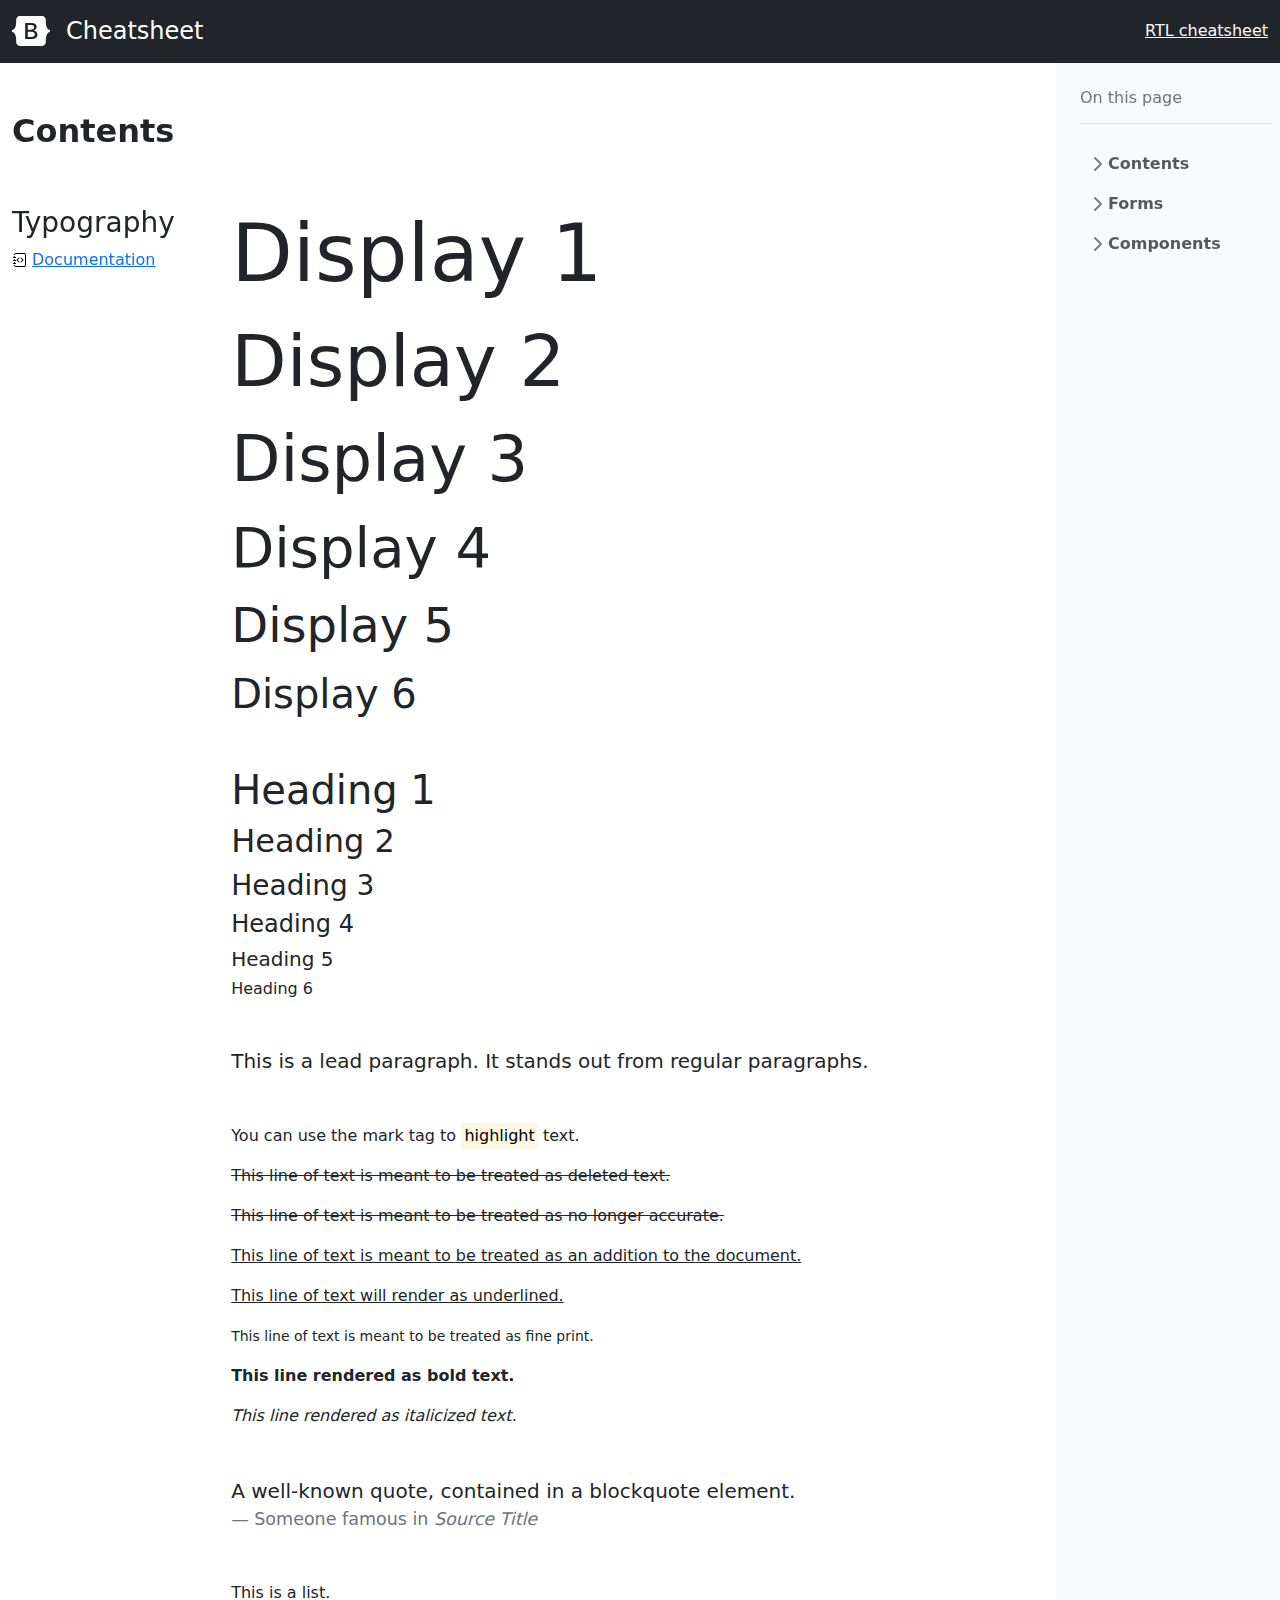
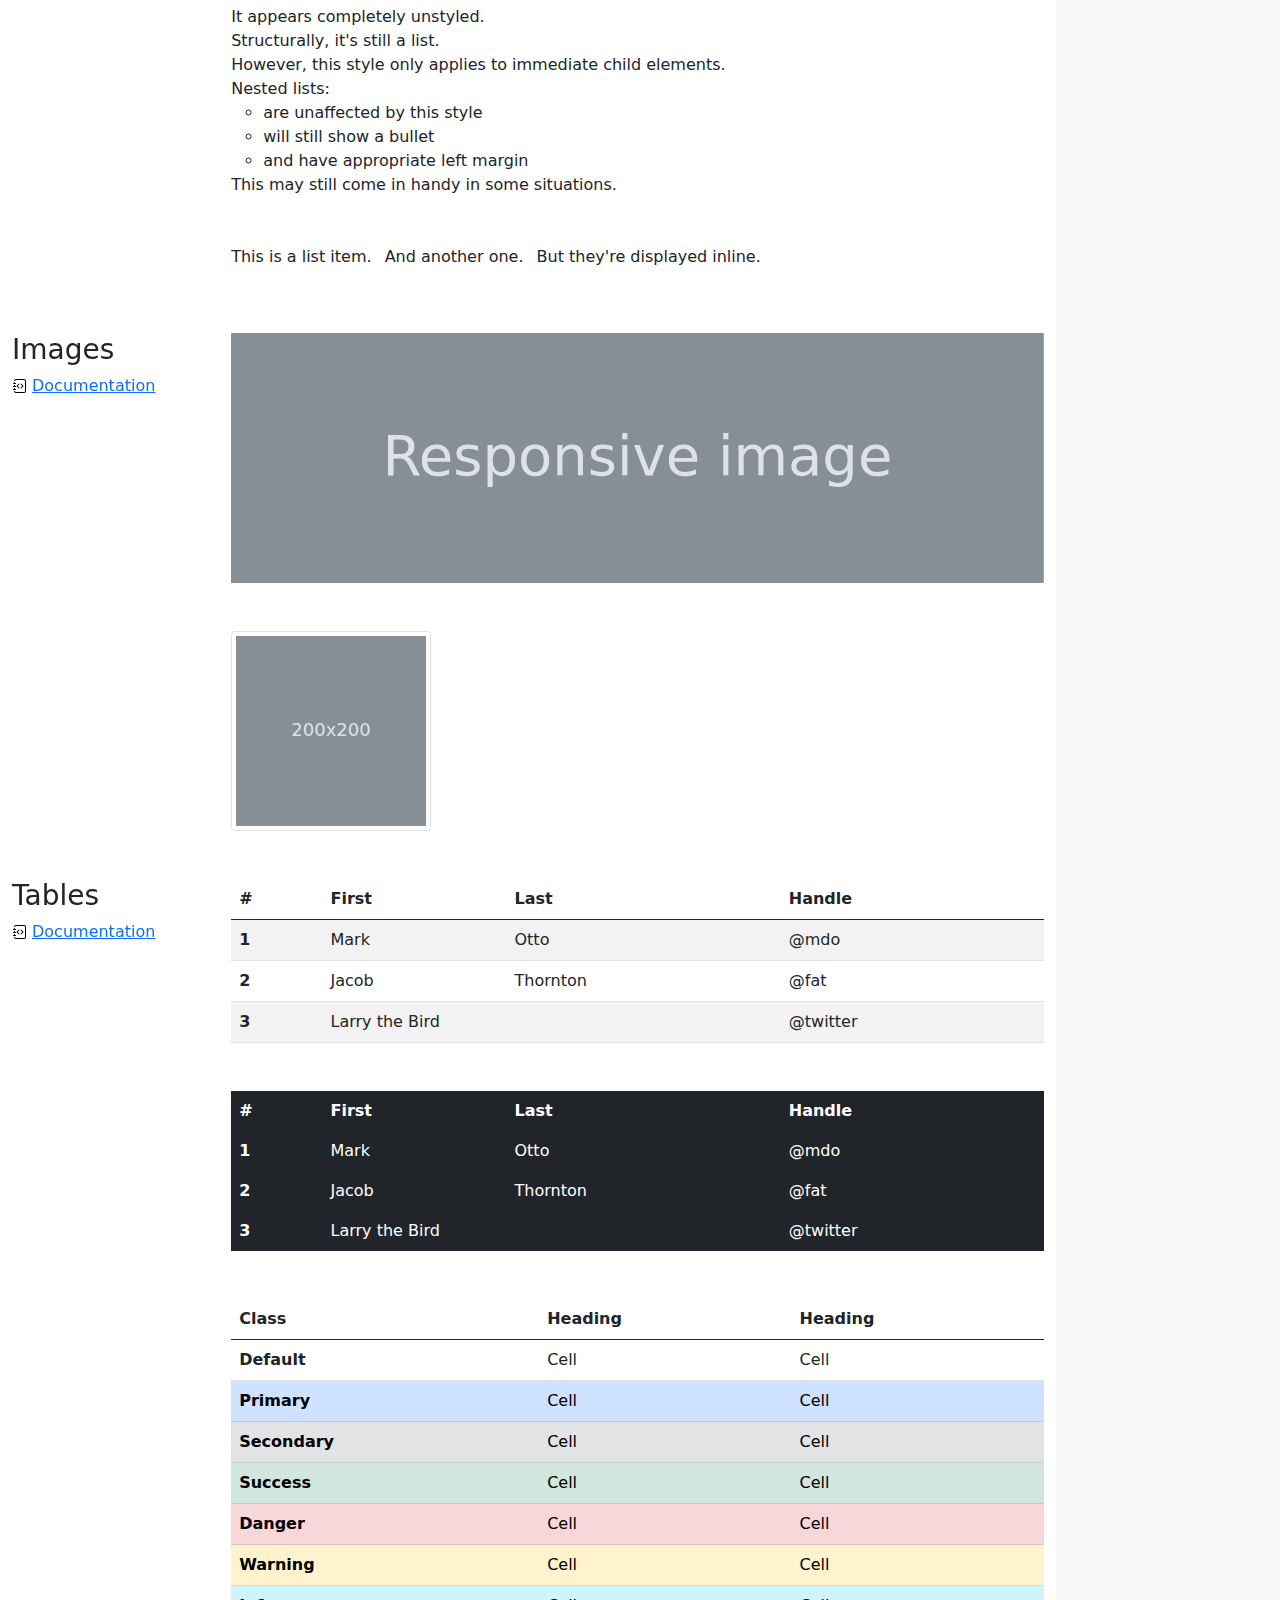
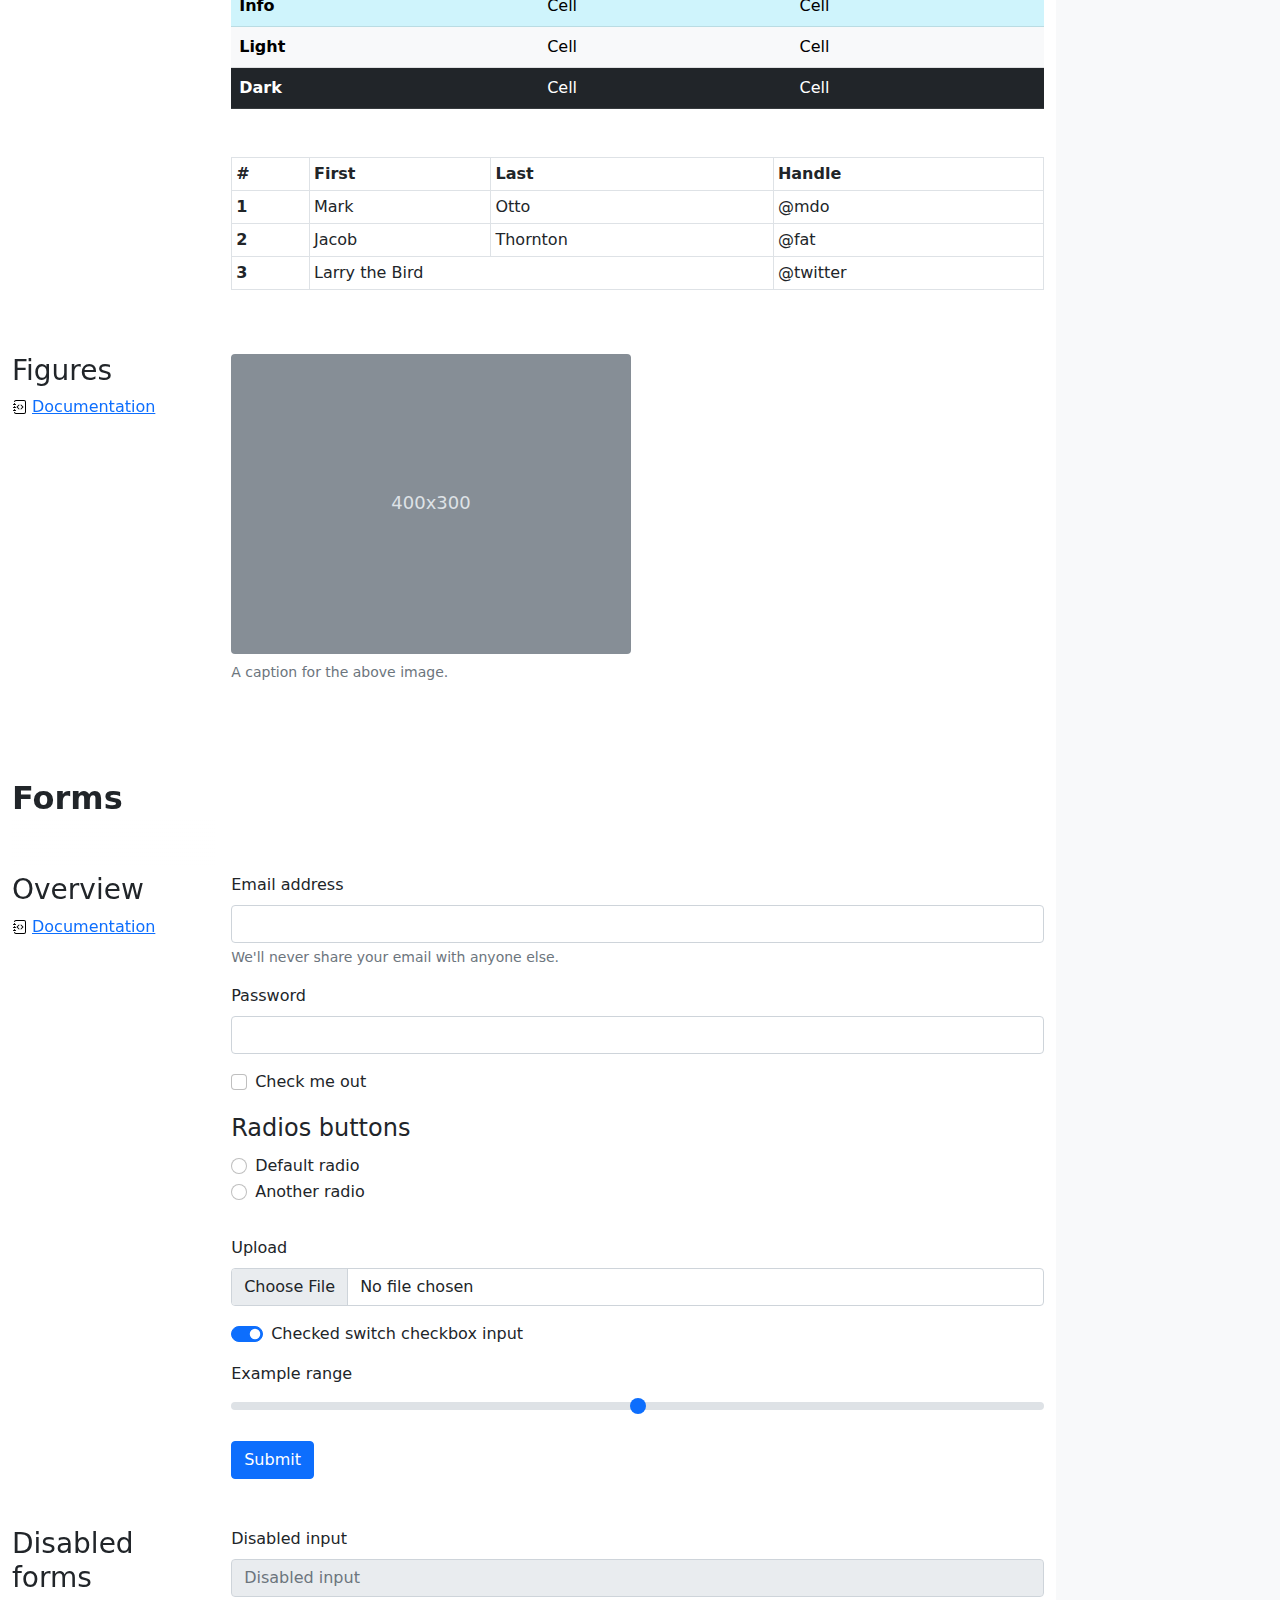
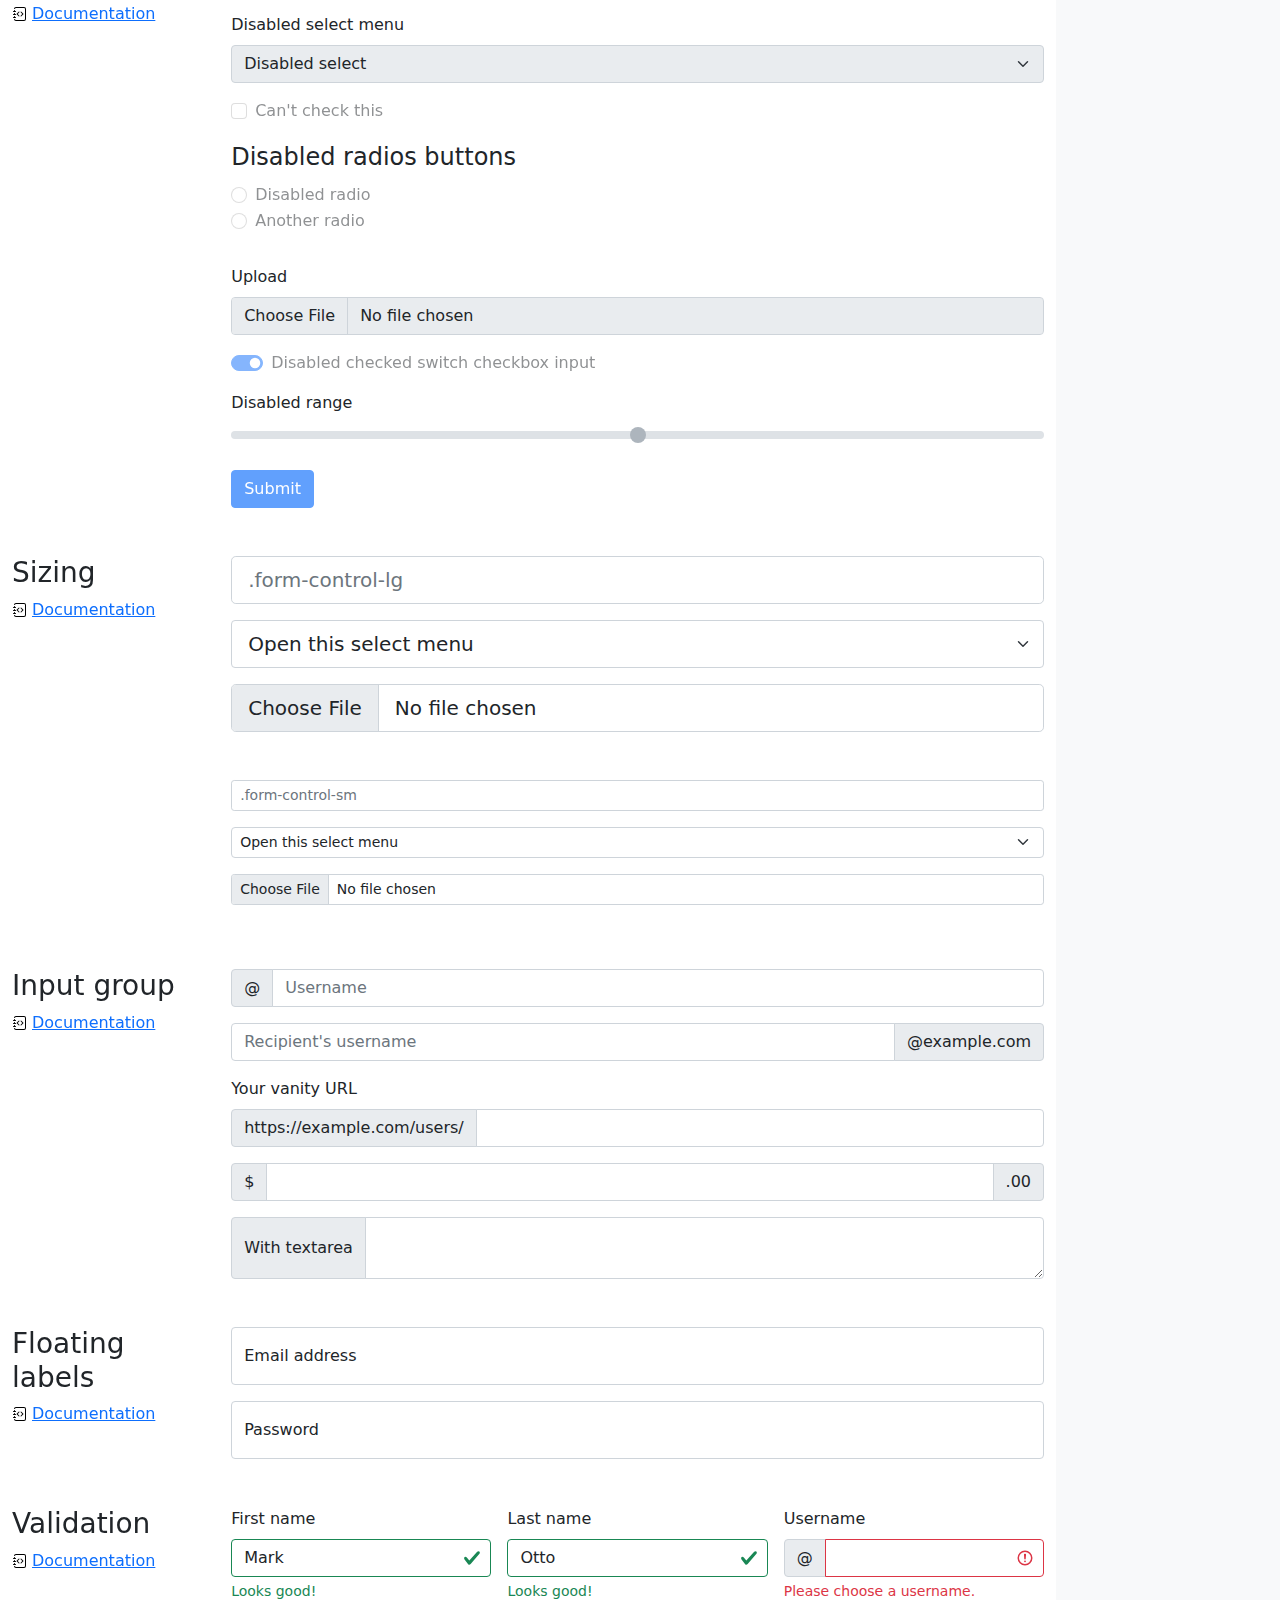
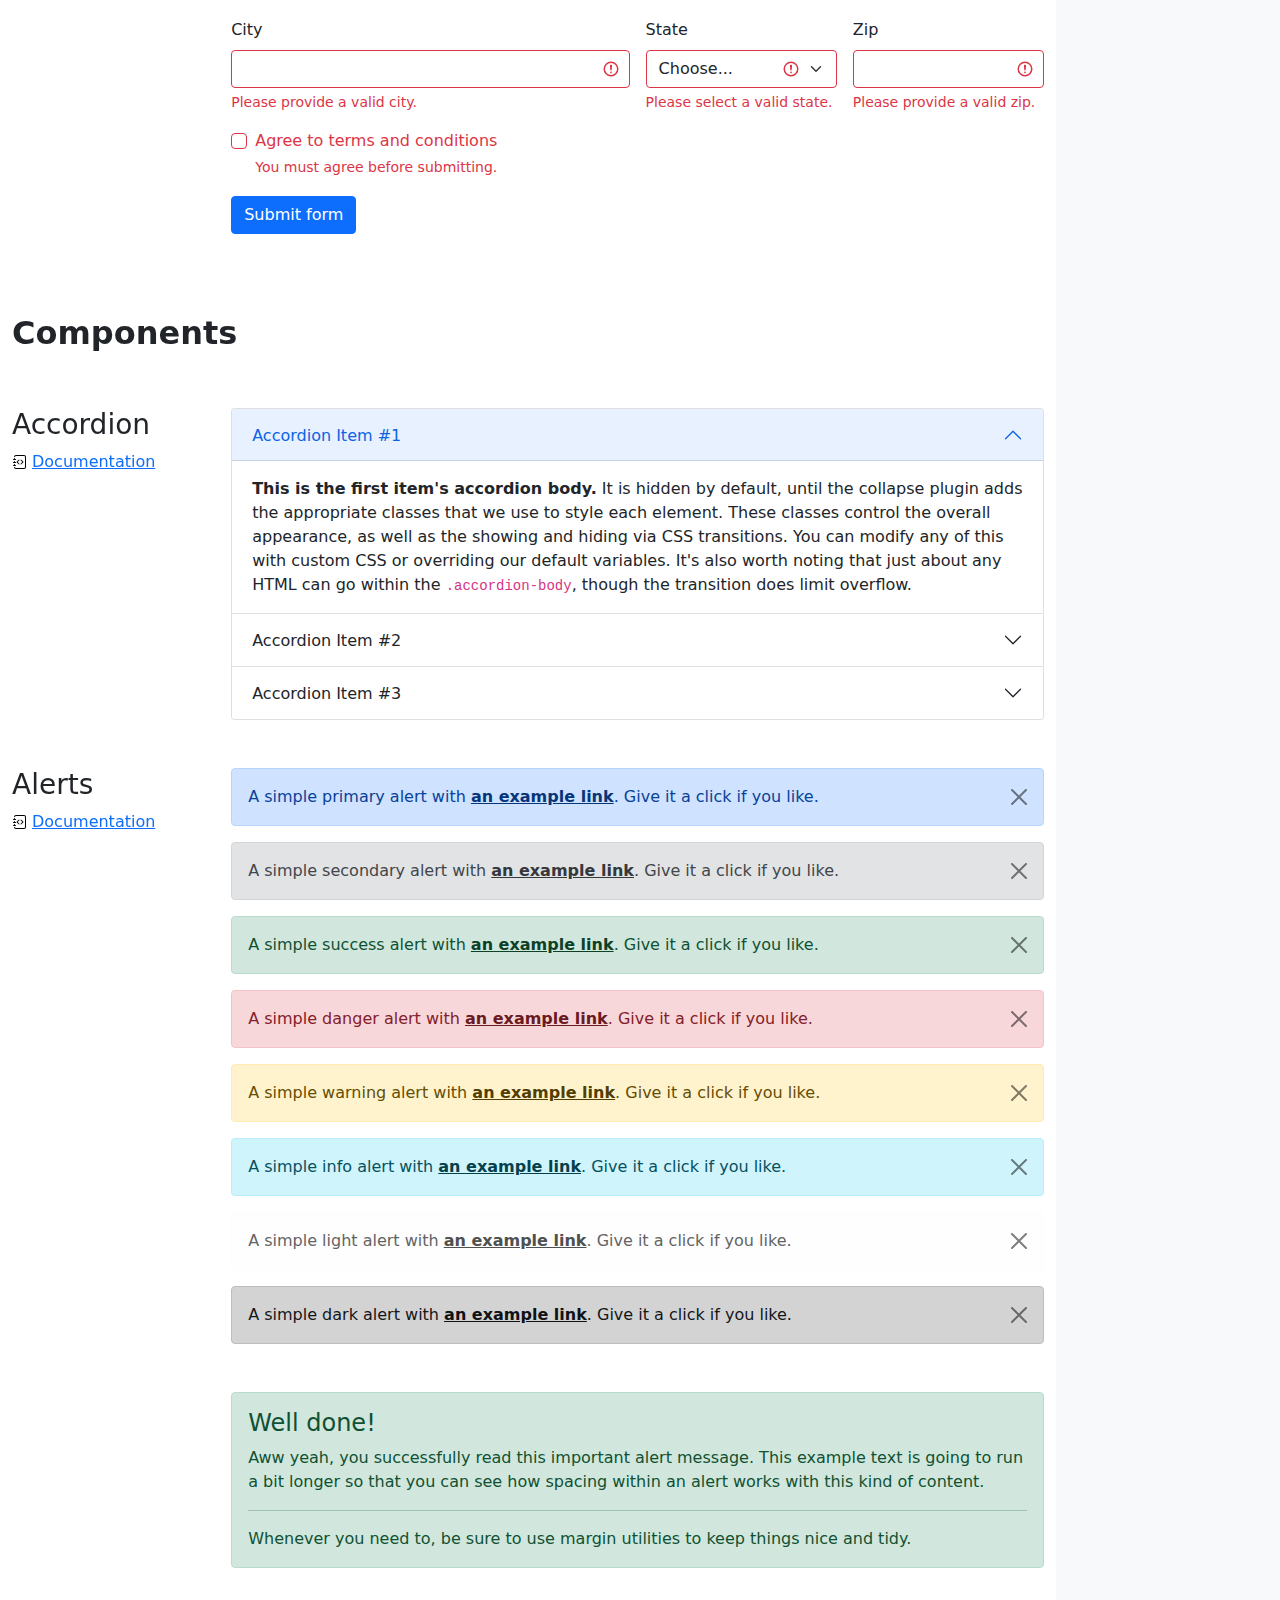
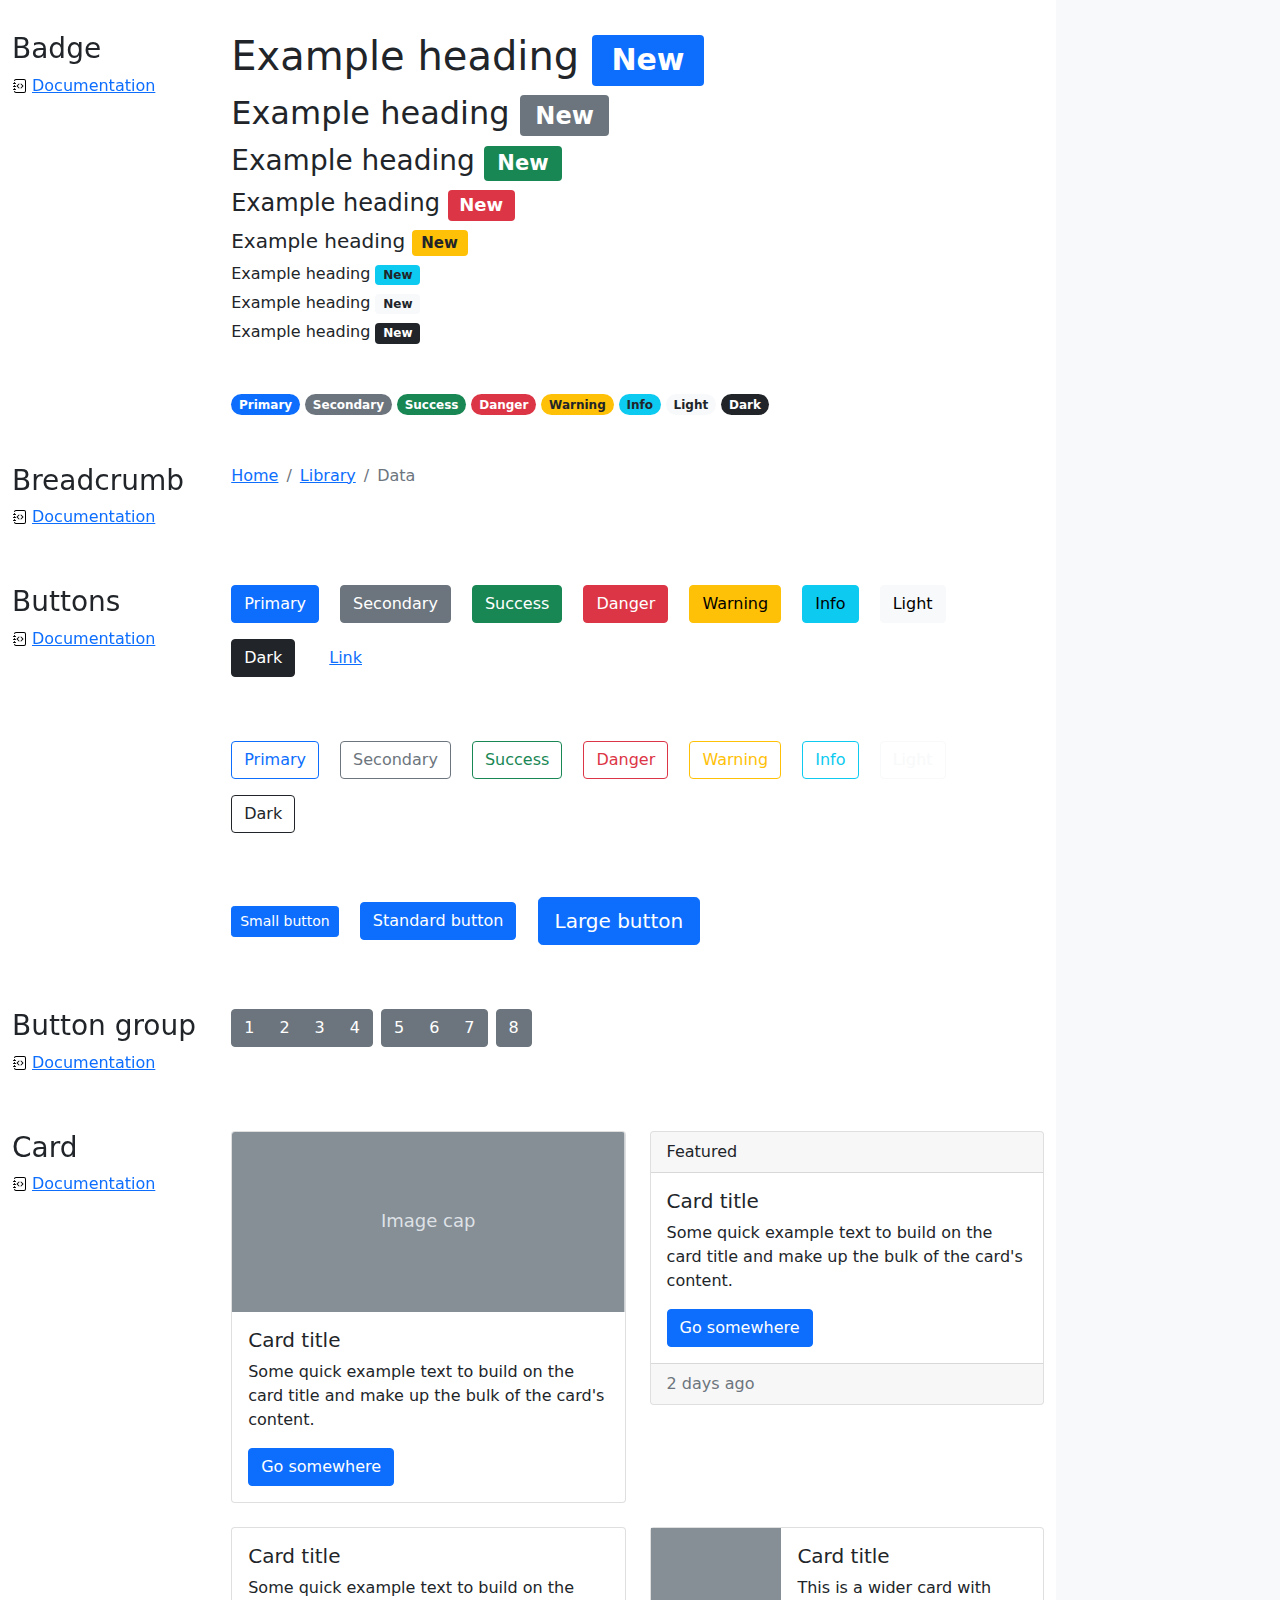
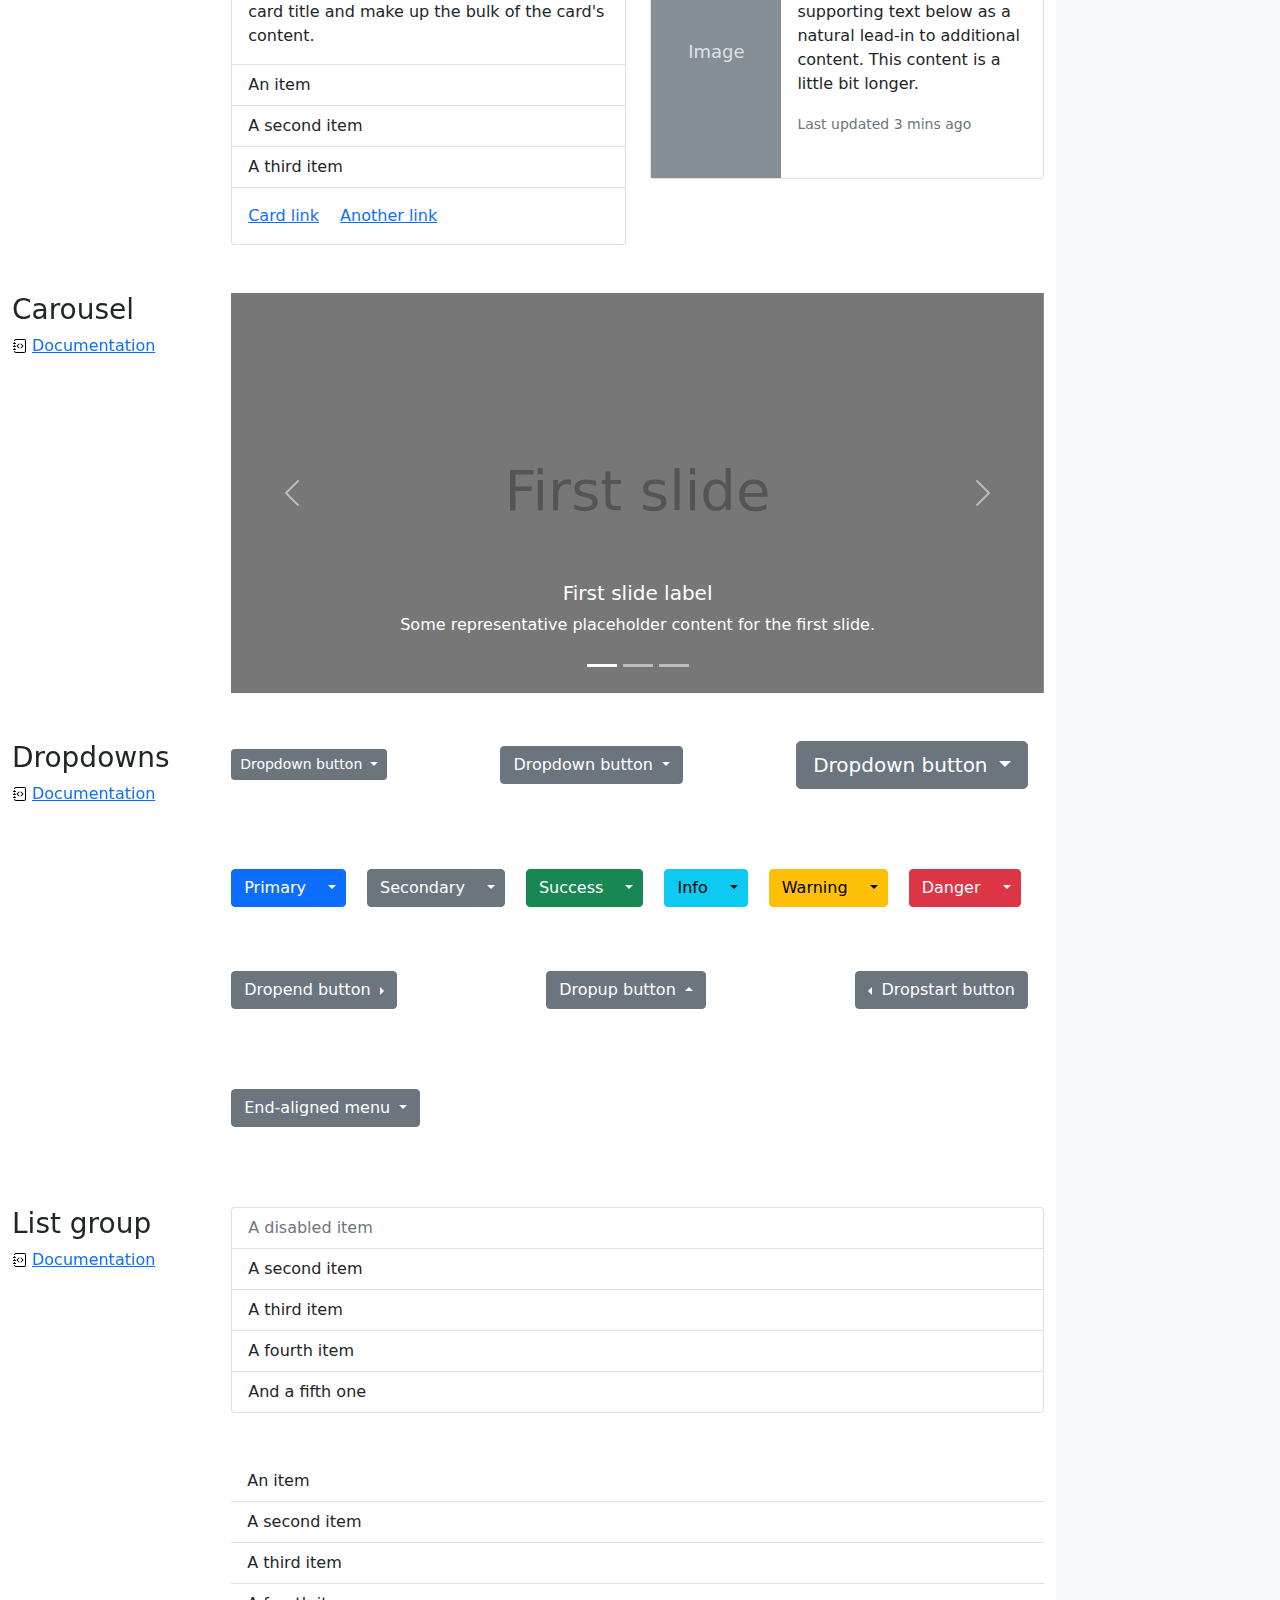
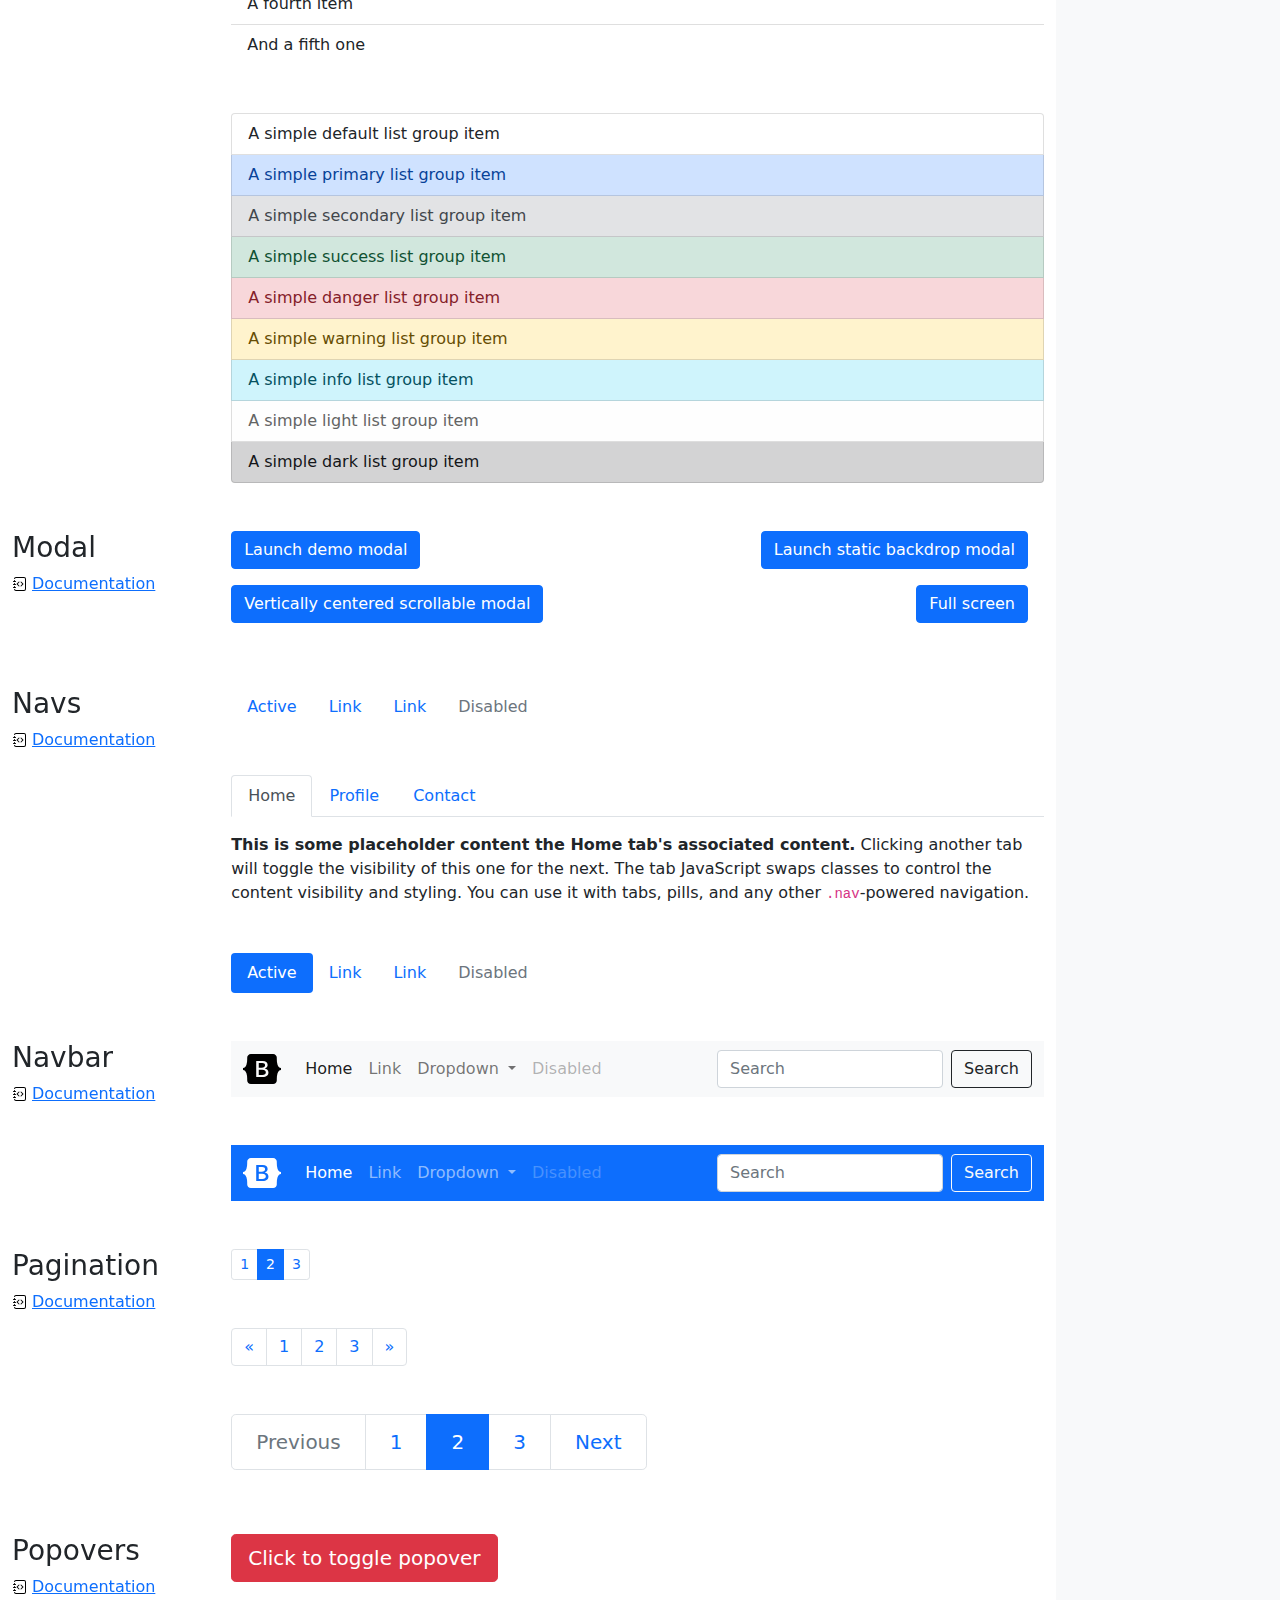
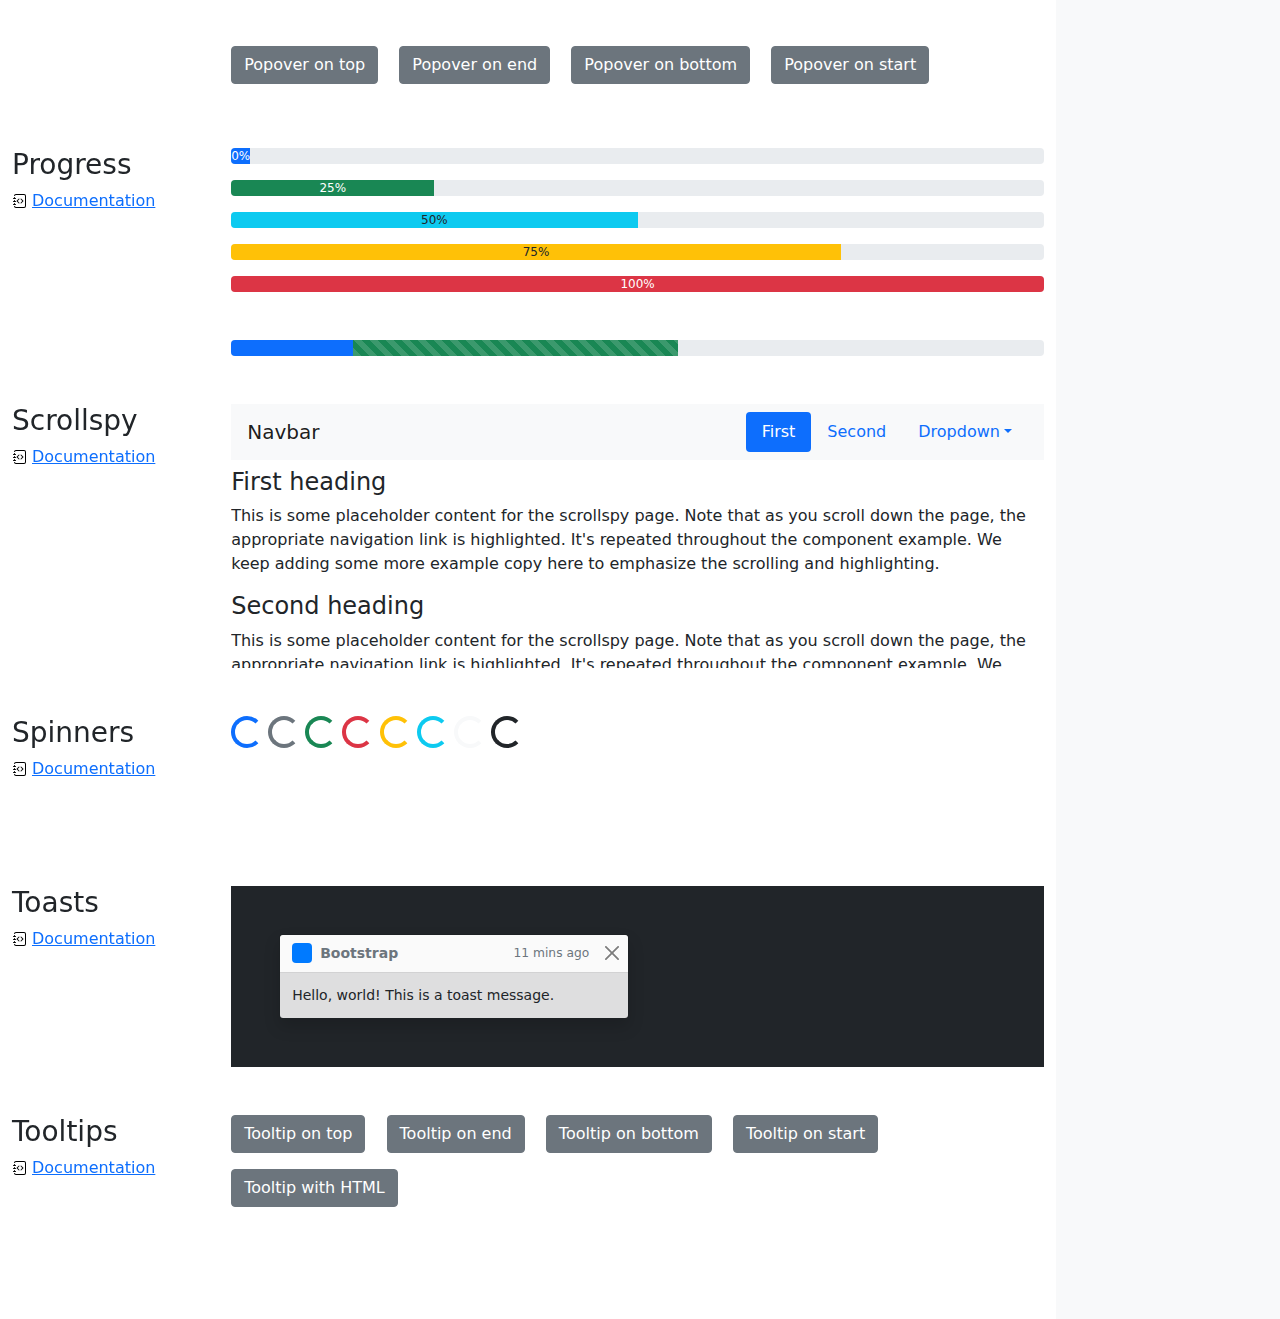
<file: bootstrap-5.0.1-examples/cheatsheet/index.html>
<!doctype html>
<html lang="en">
  <head>
    <meta charset="utf-8">
    <meta name="viewport" content="width=device-width, initial-scale=1">
    <meta name="description" content="">
    <meta name="author" content="Mark Otto, Jacob Thornton, and Bootstrap contributors">
    <meta name="generator" content="Hugo 0.83.1">
    <title>Cheatsheet · Bootstrap v5.0</title>

    <link rel="canonical" href="https://getbootstrap.com/docs/5.0/examples/cheatsheet/">

    

    <!-- Bootstrap core CSS -->
<link href="../assets/dist/css/bootstrap.min.css" rel="stylesheet">

    <style>
      .bd-placeholder-img {
        font-size: 1.125rem;
        text-anchor: middle;
        -webkit-user-select: none;
        -moz-user-select: none;
        user-select: none;
      }

      @media (min-width: 768px) {
        .bd-placeholder-img-lg {
          font-size: 3.5rem;
        }
      }
    </style>

    
    <!-- Custom styles for this template -->
    <link href="cheatsheet.css" rel="stylesheet">
  </head>
  <body class="bg-light">
    
<header class="bd-header bg-dark py-3 d-flex align-items-stretch border-bottom border-dark">
  <div class="container-fluid d-flex align-items-center">
    <h1 class="d-flex align-items-center fs-4 text-white mb-0">
      <img src="../assets/brand/bootstrap-logo-white.svg" width="38" height="30" class="me-3" alt="Bootstrap">
      Cheatsheet
    </h1>
    <a href="../examples/cheatsheet-rtl/" class="ms-auto link-light" hreflang="ar">RTL cheatsheet</a>
  </div>
</header>
<aside class="bd-aside sticky-xl-top text-muted align-self-start mb-3 mb-xl-5 px-2">
  <h2 class="h6 pt-4 pb-3 mb-4 border-bottom">On this page</h2>
  <nav class="small" id="toc">
    <ul class="list-unstyled">
      <li class="my-2">
        <button class="btn d-inline-flex align-items-center collapsed" data-bs-toggle="collapse" aria-expanded="false" data-bs-target="#contents-collapse" aria-controls="contents-collapse">Contents</button>
        <ul class="list-unstyled ps-3 collapse" id="contents-collapse">
          <li><a class="d-inline-flex align-items-center rounded" href="#typography">Typography</a></li>
          <li><a class="d-inline-flex align-items-center rounded" href="#images">Images</a></li>
          <li><a class="d-inline-flex align-items-center rounded" href="#tables">Tables</a></li>
          <li><a class="d-inline-flex align-items-center rounded" href="#figures">Figures</a></li>
        </ul>
      </li>
      <li class="my-2">
        <button class="btn d-inline-flex align-items-center collapsed" data-bs-toggle="collapse" aria-expanded="false" data-bs-target="#forms-collapse" aria-controls="forms-collapse">Forms</button>
        <ul class="list-unstyled ps-3 collapse" id="forms-collapse">
          <li><a class="d-inline-flex align-items-center rounded" href="#overview">Overview</a></li>
          <li><a class="d-inline-flex align-items-center rounded" href="#disabled-forms">Disabled forms</a></li>
          <li><a class="d-inline-flex align-items-center rounded" href="#sizing">Sizing</a></li>
          <li><a class="d-inline-flex align-items-center rounded" href="#input-group">Input group</a></li>
          <li><a class="d-inline-flex align-items-center rounded" href="#floating-labels">Floating labels</a></li>
          <li><a class="d-inline-flex align-items-center rounded" href="#validation">Validation</a></li>
        </ul>
      </li>
      <li class="my-2">
        <button class="btn d-inline-flex align-items-center collapsed" data-bs-toggle="collapse" aria-expanded="false" data-bs-target="#components-collapse" aria-controls="components-collapse">Components</button>
        <ul class="list-unstyled ps-3 collapse" id="components-collapse">
          <li><a class="d-inline-flex align-items-center rounded" href="#accordion">Accordion</a></li>
          <li><a class="d-inline-flex align-items-center rounded" href="#alerts">Alerts</a></li>
          <li><a class="d-inline-flex align-items-center rounded" href="#badge">Badge</a></li>
          <li><a class="d-inline-flex align-items-center rounded" href="#breadcrumb">Breadcrumb</a></li>
          <li><a class="d-inline-flex align-items-center rounded" href="#buttons">Buttons</a></li>
          <li><a class="d-inline-flex align-items-center rounded" href="#button-group">Button group</a></li>
          <li><a class="d-inline-flex align-items-center rounded" href="#card">Card</a></li>
          <li><a class="d-inline-flex align-items-center rounded" href="#carousel">Carousel</a></li>
          <li><a class="d-inline-flex align-items-center rounded" href="#dropdowns">Dropdowns</a></li>
          <li><a class="d-inline-flex align-items-center rounded" href="#list-group">List group</a></li>
          <li><a class="d-inline-flex align-items-center rounded" href="#modal">Modal</a></li>
          <li><a class="d-inline-flex align-items-center rounded" href="#navs">Navs</a></li>
          <li><a class="d-inline-flex align-items-center rounded" href="#navbar">Navbar</a></li>
          <li><a class="d-inline-flex align-items-center rounded" href="#pagination">Pagination</a></li>
          <li><a class="d-inline-flex align-items-center rounded" href="#popovers">Popovers</a></li>
          <li><a class="d-inline-flex align-items-center rounded" href="#progress">Progress</a></li>
          <li><a class="d-inline-flex align-items-center rounded" href="#scrollspy">Scrollspy</a></li>
          <li><a class="d-inline-flex align-items-center rounded" href="#spinners">Spinners</a></li>
          <li><a class="d-inline-flex align-items-center rounded" href="#toasts">Toasts</a></li>
          <li><a class="d-inline-flex align-items-center rounded" href="#tooltips">Tooltips</a></li>
        </ul>
      </li>
    </ul>
  </nav>
</aside>
<div class="bd-cheatsheet container-fluid bg-body">
  <section id="content">
    <h2 class="sticky-xl-top fw-bold pt-3 pt-xl-5 pb-2 pb-xl-3">Contents</h2>

    <article class="my-3" id="typography">
      <div class="bd-heading sticky-xl-top align-self-start mt-5 mb-3 mt-xl-0 mb-xl-2">
        <h3>Typography</h3>
        <a class="d-flex align-items-center" href="../content/typography/">Documentation</a>
      </div>

      <div>
        <div class="bd-example">
        <p class="display-1">Display 1</p>
        <p class="display-2">Display 2</p>
        <p class="display-3">Display 3</p>
        <p class="display-4">Display 4</p>
        <p class="display-5">Display 5</p>
        <p class="display-6">Display 6</p>
        </div>

        <div class="bd-example">
        <p class="h1">Heading 1</p>
        <p class="h2">Heading 2</p>
        <p class="h3">Heading 3</p>
        <p class="h4">Heading 4</p>
        <p class="h5">Heading 5</p>
        <p class="h6">Heading 6</p>
        </div>

        <div class="bd-example">
        <p class="lead">
          This is a lead paragraph. It stands out from regular paragraphs.
        </p>
        </div>

        <div class="bd-example">
        <p>You can use the mark tag to <mark>highlight</mark> text.</p>
        <p><del>This line of text is meant to be treated as deleted text.</del></p>
        <p><s>This line of text is meant to be treated as no longer accurate.</s></p>
        <p><ins>This line of text is meant to be treated as an addition to the document.</ins></p>
        <p><u>This line of text will render as underlined.</u></p>
        <p><small>This line of text is meant to be treated as fine print.</small></p>
        <p><strong>This line rendered as bold text.</strong></p>
        <p><em>This line rendered as italicized text.</em></p>
        </div>

        <div class="bd-example">
        <blockquote class="blockquote">
          <p>A well-known quote, contained in a blockquote element.</p>
          <footer class="blockquote-footer">Someone famous in <cite title="Source Title">Source Title</cite></footer>
        </blockquote>
        </div>

        <div class="bd-example">
        <ul class="list-unstyled">
          <li>This is a list.</li>
          <li>It appears completely unstyled.</li>
          <li>Structurally, it's still a list.</li>
          <li>However, this style only applies to immediate child elements.</li>
          <li>Nested lists:
            <ul>
              <li>are unaffected by this style</li>
              <li>will still show a bullet</li>
              <li>and have appropriate left margin</li>
            </ul>
          </li>
          <li>This may still come in handy in some situations.</li>
        </ul>
        </div>

        <div class="bd-example">
        <ul class="list-inline">
          <li class="list-inline-item">This is a list item.</li>
          <li class="list-inline-item">And another one.</li>
          <li class="list-inline-item">But they're displayed inline.</li>
        </ul>
        </div>
      </div>
    </article>
    <article class="my-3" id="images">
      <div class="bd-heading sticky-xl-top align-self-start mt-5 mb-3 mt-xl-0 mb-xl-2">
        <h3>Images</h3>
        <a class="d-flex align-items-center" href="../content/images/">Documentation</a>
      </div>

      <div>
        <div class="bd-example">
        <svg class="bd-placeholder-img bd-placeholder-img-lg img-fluid" width="100%" height="250" xmlns="http://www.w3.org/2000/svg" role="img" aria-label="Placeholder: Responsive image" preserveAspectRatio="xMidYMid slice" focusable="false"><title>Placeholder</title><rect width="100%" height="100%" fill="#868e96"/><text x="50%" y="50%" fill="#dee2e6" dy=".3em">Responsive image</text></svg>

        </div>

        <div class="bd-example">
        <svg class="bd-placeholder-img img-thumbnail" width="200" height="200" xmlns="http://www.w3.org/2000/svg" role="img" aria-label="A generic square placeholder image with a white border around it, making it resemble a photograph taken with an old instant camera: 200x200" preserveAspectRatio="xMidYMid slice" focusable="false"><title>A generic square placeholder image with a white border around it, making it resemble a photograph taken with an old instant camera</title><rect width="100%" height="100%" fill="#868e96"/><text x="50%" y="50%" fill="#dee2e6" dy=".3em">200x200</text></svg>

        </div>
      </div>
    </article>
    <article class="my-3" id="tables">
      <div class="bd-heading sticky-xl-top align-self-start mt-5 mb-3 mt-xl-0 mb-xl-2">
        <h3>Tables</h3>
        <a class="d-flex align-items-center" href="../content/tables/">Documentation</a>
      </div>

      <div>
        <div class="bd-example">
        <table class="table table-striped">
          <thead>
          <tr>
            <th scope="col">#</th>
            <th scope="col">First</th>
            <th scope="col">Last</th>
            <th scope="col">Handle</th>
          </tr>
          </thead>
          <tbody>
          <tr>
            <th scope="row">1</th>
            <td>Mark</td>
            <td>Otto</td>
            <td>@mdo</td>
          </tr>
          <tr>
            <th scope="row">2</th>
            <td>Jacob</td>
            <td>Thornton</td>
            <td>@fat</td>
          </tr>
          <tr>
            <th scope="row">3</th>
            <td colspan="2">Larry the Bird</td>
            <td>@twitter</td>
          </tr>
          </tbody>
        </table>
        </div>

        <div class="bd-example">
        <table class="table table-dark table-borderless">
          <thead>
          <tr>
            <th scope="col">#</th>
            <th scope="col">First</th>
            <th scope="col">Last</th>
            <th scope="col">Handle</th>
          </tr>
          </thead>
          <tbody>
          <tr>
            <th scope="row">1</th>
            <td>Mark</td>
            <td>Otto</td>
            <td>@mdo</td>
          </tr>
          <tr>
            <th scope="row">2</th>
            <td>Jacob</td>
            <td>Thornton</td>
            <td>@fat</td>
          </tr>
          <tr>
            <th scope="row">3</th>
            <td colspan="2">Larry the Bird</td>
            <td>@twitter</td>
          </tr>
          </tbody>
        </table>
        </div>

        <div class="bd-example">
        <table class="table table-hover">
          <thead>
          <tr>
            <th scope="col">Class</th>
            <th scope="col">Heading</th>
            <th scope="col">Heading</th>
          </tr>
          </thead>
          <tbody>
          <tr>
            <th scope="row">Default</th>
            <td>Cell</td>
            <td>Cell</td>
          </tr>
          
          <tr class="table-primary">
            <th scope="row">Primary</th>
            <td>Cell</td>
            <td>Cell</td>
          </tr>
          <tr class="table-secondary">
            <th scope="row">Secondary</th>
            <td>Cell</td>
            <td>Cell</td>
          </tr>
          <tr class="table-success">
            <th scope="row">Success</th>
            <td>Cell</td>
            <td>Cell</td>
          </tr>
          <tr class="table-danger">
            <th scope="row">Danger</th>
            <td>Cell</td>
            <td>Cell</td>
          </tr>
          <tr class="table-warning">
            <th scope="row">Warning</th>
            <td>Cell</td>
            <td>Cell</td>
          </tr>
          <tr class="table-info">
            <th scope="row">Info</th>
            <td>Cell</td>
            <td>Cell</td>
          </tr>
          <tr class="table-light">
            <th scope="row">Light</th>
            <td>Cell</td>
            <td>Cell</td>
          </tr>
          <tr class="table-dark">
            <th scope="row">Dark</th>
            <td>Cell</td>
            <td>Cell</td>
          </tr>
          </tbody>
        </table>
        </div>

        <div class="bd-example">
        <table class="table table-sm table-bordered">
          <thead>
          <tr>
            <th scope="col">#</th>
            <th scope="col">First</th>
            <th scope="col">Last</th>
            <th scope="col">Handle</th>
          </tr>
          </thead>
          <tbody>
          <tr>
            <th scope="row">1</th>
            <td>Mark</td>
            <td>Otto</td>
            <td>@mdo</td>
          </tr>
          <tr>
            <th scope="row">2</th>
            <td>Jacob</td>
            <td>Thornton</td>
            <td>@fat</td>
          </tr>
          <tr>
            <th scope="row">3</th>
            <td colspan="2">Larry the Bird</td>
            <td>@twitter</td>
          </tr>
          </tbody>
        </table>
        </div>
      </div>
    </article>
    <article class="my-3" id="figures">
      <div class="bd-heading sticky-xl-top align-self-start mt-5 mb-3 mt-xl-0 mb-xl-2">
        <h3>Figures</h3>
        <a class="d-flex align-items-center" href="../content/figures/">Documentation</a>
      </div>

      <div>
        <div class="bd-example">
        <figure class="figure">
          <svg class="bd-placeholder-img figure-img img-fluid rounded" width="400" height="300" xmlns="http://www.w3.org/2000/svg" role="img" aria-label="Placeholder: 400x300" preserveAspectRatio="xMidYMid slice" focusable="false"><title>Placeholder</title><rect width="100%" height="100%" fill="#868e96"/><text x="50%" y="50%" fill="#dee2e6" dy=".3em">400x300</text></svg>

          <figcaption class="figure-caption">A caption for the above image.</figcaption>
        </figure>
        </div>
      </div>
    </article>
  </section>

  <section id="forms">
    <h2 class="sticky-xl-top fw-bold pt-3 pt-xl-5 pb-2 pb-xl-3">Forms</h2>

    <article class="my-3" id="overview">
      <div class="bd-heading sticky-xl-top align-self-start mt-5 mb-3 mt-xl-0 mb-xl-2">
        <h3>Overview</h3>
        <a class="d-flex align-items-center" href="../forms/overview/">Documentation</a>
      </div>

      <div>
        <div class="bd-example">
        <form>
          <div class="mb-3">
            <label for="exampleInputEmail1" class="form-label">Email address</label>
            <input type="email" class="form-control" id="exampleInputEmail1" aria-describedby="emailHelp">
            <div id="emailHelp" class="form-text">We'll never share your email with anyone else.</div>
          </div>
          <div class="mb-3">
            <label for="exampleInputPassword1" class="form-label">Password</label>
            <input type="password" class="form-control" id="exampleInputPassword1">
          </div>
          <div class="mb-3 form-check">
            <input type="checkbox" class="form-check-input" id="exampleCheck1">
            <label class="form-check-label" for="exampleCheck1">Check me out</label>
          </div>
          <fieldset class="mb-3">
            <legend>Radios buttons</legend>
            <div class="form-check">
              <input type="radio" name="radios" class="form-check-input" id="exampleRadio1">
              <label class="form-check-label" for="exampleRadio1">Default radio</label>
            </div>
            <div class="mb-3 form-check">
              <input type="radio" name="radios" class="form-check-input" id="exampleRadio2">
              <label class="form-check-label" for="exampleRadio2">Another radio</label>
            </div>
          </fieldset>
          <div class="mb-3">
            <label class="form-label" for="customFile">Upload</label>
            <input type="file" class="form-control" id="customFile">
          </div>
          <div class="mb-3 form-check form-switch">
            <input class="form-check-input" type="checkbox" id="flexSwitchCheckChecked" checked>
            <label class="form-check-label" for="flexSwitchCheckChecked">Checked switch checkbox input</label>
          </div>
          <div class="mb-3">
            <label for="customRange3" class="form-label">Example range</label>
            <input type="range" class="form-range" min="0" max="5" step="0.5" id="customRange3">
          </div>
          <button type="submit" class="btn btn-primary">Submit</button>
        </form>
        </div>
      </div>
    </article>
    <article class="my-3" id="disabled-forms">
      <div class="bd-heading sticky-xl-top align-self-start mt-5 mb-3 mt-xl-0 mb-xl-2">
        <h3>Disabled forms</h3>
        <a class="d-flex align-items-center" href="../forms/overview/#disabled-forms">Documentation</a>
      </div>

      <div>
        <div class="bd-example">
        <form>
          <fieldset disabled aria-label="Disabled fieldset example">
            <div class="mb-3">
              <label for="disabledTextInput" class="form-label">Disabled input</label>
              <input type="text" id="disabledTextInput" class="form-control" placeholder="Disabled input">
            </div>
            <div class="mb-3">
              <label for="disabledSelect" class="form-label">Disabled select menu</label>
              <select id="disabledSelect" class="form-select">
                <option>Disabled select</option>
              </select>
            </div>
            <div class="mb-3">
              <div class="form-check">
                <input class="form-check-input" type="checkbox" id="disabledFieldsetCheck" disabled>
                <label class="form-check-label" for="disabledFieldsetCheck">
                  Can't check this
                </label>
              </div>
            </div>
            <fieldset class="mb-3">
              <legend>Disabled radios buttons</legend>
              <div class="form-check">
                <input type="radio" name="radios" class="form-check-input" id="disabledRadio1" disabled>
                <label class="form-check-label" for="disabledRadio1">Disabled radio</label>
              </div>
              <div class="mb-3 form-check">
                <input type="radio" name="radios" class="form-check-input" id="disabledRadio2" disabled>
                <label class="form-check-label" for="disabledRadio2">Another radio</label>
              </div>
            </fieldset>
            <div class="mb-3">
              <label class="form-label" for="disabledCustomFile">Upload</label>
              <input type="file" class="form-control" id="disabledCustomFile" disabled>
            </div>
            <div class="mb-3 form-check form-switch">
              <input class="form-check-input" type="checkbox" id="disabledSwitchCheckChecked" checked disabled>
              <label class="form-check-label" for="disabledSwitchCheckChecked">Disabled checked switch checkbox input</label>
            </div>
            <div class="mb-3">
              <label for="disabledRange" class="form-label">Disabled range</label>
              <input type="range" class="form-range" min="0" max="5" step="0.5" id="disabledRange">
            </div>
            <button type="submit" class="btn btn-primary">Submit</button>
          </fieldset>
        </form>
        </div>
      </div>
    </article>
    <article class="my-3" id="sizing">
      <div class="bd-heading sticky-xl-top align-self-start mt-5 mb-3 mt-xl-0 mb-xl-2">
        <h3>Sizing</h3>
        <a class="d-flex align-items-center" href="../forms/form-control/#sizing">Documentation</a>
      </div>

      <div>
        <div class="bd-example">
        <div class="mb-3">
          <input class="form-control form-control-lg" type="text" placeholder=".form-control-lg" aria-label=".form-control-lg example">
        </div>
        <div class="mb-3">
          <select class="form-select form-select-lg mb-3" aria-label=".form-select-lg example">
            <option selected>Open this select menu</option>
            <option value="1">One</option>
            <option value="2">Two</option>
            <option value="3">Three</option>
          </select>
        </div>
        <div class="mb-3">
          <input type="file" class="form-control form-control-lg" aria-label="Large file input example">
        </div>
        </div>

        <div class="bd-example">
        <div class="mb-3">
          <input class="form-control form-control-sm" type="text" placeholder=".form-control-sm" aria-label=".form-control-sm example">
        </div>
        <div class="mb-3">
          <select class="form-select form-select-sm" aria-label=".form-select-sm example">
            <option selected>Open this select menu</option>
            <option value="1">One</option>
            <option value="2">Two</option>
            <option value="3">Three</option>
          </select>
        </div>
        <div class="mb-3">
          <input type="file" class="form-control form-control-sm" aria-label="Small file input example">
        </div>
        </div>
      </div>
    </article>
    <article class="my-3" id="input-group">
      <div class="bd-heading sticky-xl-top align-self-start mt-5 mb-3 mt-xl-0 mb-xl-2">
        <h3>Input group</h3>
        <a class="d-flex align-items-center" href="../forms/input-group/">Documentation</a>
      </div>

      <div>
        <div class="bd-example">
        <div class="input-group mb-3">
          <span class="input-group-text" id="basic-addon1">@</span>
          <input type="text" class="form-control" placeholder="Username" aria-label="Username" aria-describedby="basic-addon1">
        </div>
        <div class="input-group mb-3">
          <input type="text" class="form-control" placeholder="Recipient's username" aria-label="Recipient's username" aria-describedby="basic-addon2">
          <span class="input-group-text" id="basic-addon2">@example.com</span>
        </div>
        <label for="basic-url" class="form-label">Your vanity URL</label>
        <div class="input-group mb-3">
          <span class="input-group-text" id="basic-addon3">https://example.com/users/</span>
          <input type="text" class="form-control" id="basic-url" aria-describedby="basic-addon3">
        </div>
        <div class="input-group mb-3">
          <span class="input-group-text">$</span>
          <input type="text" class="form-control" aria-label="Amount (to the nearest dollar)">
          <span class="input-group-text">.00</span>
        </div>
        <div class="input-group">
          <span class="input-group-text">With textarea</span>
          <textarea class="form-control" aria-label="With textarea"></textarea>
        </div>
        </div>
      </div>
    </article>
    <article class="my-3" id="floating-labels">
      <div class="bd-heading sticky-xl-top align-self-start mt-5 mb-3 mt-xl-0 mb-xl-2">
        <h3>Floating labels</h3>
        <a class="d-flex align-items-center" href="../forms/floating-labels/">Documentation</a>
      </div>

      <div>
        <div class="bd-example">
        <form>
          <div class="form-floating mb-3">
            <input type="email" class="form-control" id="floatingInput" placeholder="name@example.com">
            <label for="floatingInput">Email address</label>
          </div>
          <div class="form-floating">
            <input type="password" class="form-control" id="floatingPassword" placeholder="Password">
            <label for="floatingPassword">Password</label>
          </div>
        </form>
        </div>
      </div>
    </article>
    <article class="my-3" id="validation">
      <div class="bd-heading sticky-xl-top align-self-start mt-5 mb-3 mt-xl-0 mb-xl-2">
        <h3>Validation</h3>
        <a class="d-flex align-items-center" href="../forms/validation/">Documentation</a>
      </div>

      <div>
        <div class="bd-example">
        <form class="row g-3">
          <div class="col-md-4">
            <label for="validationServer01" class="form-label">First name</label>
            <input type="text" class="form-control is-valid" id="validationServer01" value="Mark" required>
            <div class="valid-feedback">
              Looks good!
            </div>
          </div>
          <div class="col-md-4">
            <label for="validationServer02" class="form-label">Last name</label>
            <input type="text" class="form-control is-valid" id="validationServer02" value="Otto" required>
            <div class="valid-feedback">
              Looks good!
            </div>
          </div>
          <div class="col-md-4">
            <label for="validationServerUsername" class="form-label">Username</label>
            <div class="input-group has-validation">
              <span class="input-group-text" id="inputGroupPrepend3">@</span>
              <input type="text" class="form-control is-invalid" id="validationServerUsername" aria-describedby="inputGroupPrepend3" required>
              <div class="invalid-feedback">
                Please choose a username.
              </div>
            </div>
          </div>
          <div class="col-md-6">
            <label for="validationServer03" class="form-label">City</label>
            <input type="text" class="form-control is-invalid" id="validationServer03" required>
            <div class="invalid-feedback">
              Please provide a valid city.
            </div>
          </div>
          <div class="col-md-3">
            <label for="validationServer04" class="form-label">State</label>
            <select class="form-select is-invalid" id="validationServer04" required>
              <option selected disabled value="">Choose...</option>
              <option>...</option>
            </select>
            <div class="invalid-feedback">
              Please select a valid state.
            </div>
          </div>
          <div class="col-md-3">
            <label for="validationServer05" class="form-label">Zip</label>
            <input type="text" class="form-control is-invalid" id="validationServer05" required>
            <div class="invalid-feedback">
              Please provide a valid zip.
            </div>
          </div>
          <div class="col-12">
            <div class="form-check">
              <input class="form-check-input is-invalid" type="checkbox" value="" id="invalidCheck3" required>
              <label class="form-check-label" for="invalidCheck3">
                Agree to terms and conditions
              </label>
              <div class="invalid-feedback">
                You must agree before submitting.
              </div>
            </div>
          </div>
          <div class="col-12">
            <button class="btn btn-primary" type="submit">Submit form</button>
          </div>
        </form>
        </div>
      </div>
    </article>
  </section>

  <section id="components">
    <h2 class="sticky-xl-top fw-bold pt-3 pt-xl-5 pb-2 pb-xl-3">Components</h2>

    <article class="my-3" id="accordion">
      <div class="bd-heading sticky-xl-top align-self-start mt-5 mb-3 mt-xl-0 mb-xl-2">
        <h3>Accordion</h3>
        <a class="d-flex align-items-center" href="../components/accordion/">Documentation</a>
      </div>

      <div>
        <div class="bd-example">
        <div class="accordion" id="accordionExample">
          <div class="accordion-item">
            <h4 class="accordion-header" id="headingOne">
              <button class="accordion-button" type="button" data-bs-toggle="collapse" data-bs-target="#collapseOne" aria-expanded="true" aria-controls="collapseOne">
                Accordion Item #1
              </button>
            </h4>
            <div id="collapseOne" class="accordion-collapse collapse show" aria-labelledby="headingOne" data-bs-parent="#accordionExample">
              <div class="accordion-body">
                <strong>This is the first item's accordion body.</strong> It is hidden by default, until the collapse plugin adds the appropriate classes that we use to style each element. These classes control the overall appearance, as well as the showing and hiding via CSS transitions. You can modify any of this with custom CSS or overriding our default variables. It's also worth noting that just about any HTML can go within the <code>.accordion-body</code>, though the transition does limit overflow.
              </div>
            </div>
          </div>
          <div class="accordion-item">
            <h4 class="accordion-header" id="headingTwo">
              <button class="accordion-button collapsed" type="button" data-bs-toggle="collapse" data-bs-target="#collapseTwo" aria-expanded="false" aria-controls="collapseTwo">
                Accordion Item #2
              </button>
            </h4>
            <div id="collapseTwo" class="accordion-collapse collapse" aria-labelledby="headingTwo" data-bs-parent="#accordionExample">
              <div class="accordion-body">
                <strong>This is the second item's accordion body.</strong> It is hidden by default, until the collapse plugin adds the appropriate classes that we use to style each element. These classes control the overall appearance, as well as the showing and hiding via CSS transitions. You can modify any of this with custom CSS or overriding our default variables. It's also worth noting that just about any HTML can go within the <code>.accordion-body</code>, though the transition does limit overflow.
              </div>
            </div>
          </div>
          <div class="accordion-item">
            <h4 class="accordion-header" id="headingThree">
              <button class="accordion-button collapsed" type="button" data-bs-toggle="collapse" data-bs-target="#collapseThree" aria-expanded="false" aria-controls="collapseThree">
                Accordion Item #3
              </button>
            </h4>
            <div id="collapseThree" class="accordion-collapse collapse" aria-labelledby="headingThree" data-bs-parent="#accordionExample">
              <div class="accordion-body">
                <strong>This is the third item's accordion body.</strong> It is hidden by default, until the collapse plugin adds the appropriate classes that we use to style each element. These classes control the overall appearance, as well as the showing and hiding via CSS transitions. You can modify any of this with custom CSS or overriding our default variables. It's also worth noting that just about any HTML can go within the <code>.accordion-body</code>, though the transition does limit overflow.
              </div>
            </div>
          </div>
        </div>
        </div>
      </div>
    </article>
    <article class="my-3" id="alerts">
      <div class="bd-heading sticky-xl-top align-self-start mt-5 mb-3 mt-xl-0 mb-xl-2">
        <h3>Alerts</h3>
        <a class="d-flex align-items-center" href="../components/alerts/">Documentation</a>
      </div>

      <div>
        <div class="bd-example">
        
        <div class="alert alert-primary alert-dismissible fade show" role="alert">
          A simple primary alert with <a href="#" class="alert-link">an example link</a>. Give it a click if you like.
          <button type="button" class="btn-close" data-bs-dismiss="alert" aria-label="Close"></button>
        </div>
        <div class="alert alert-secondary alert-dismissible fade show" role="alert">
          A simple secondary alert with <a href="#" class="alert-link">an example link</a>. Give it a click if you like.
          <button type="button" class="btn-close" data-bs-dismiss="alert" aria-label="Close"></button>
        </div>
        <div class="alert alert-success alert-dismissible fade show" role="alert">
          A simple success alert with <a href="#" class="alert-link">an example link</a>. Give it a click if you like.
          <button type="button" class="btn-close" data-bs-dismiss="alert" aria-label="Close"></button>
        </div>
        <div class="alert alert-danger alert-dismissible fade show" role="alert">
          A simple danger alert with <a href="#" class="alert-link">an example link</a>. Give it a click if you like.
          <button type="button" class="btn-close" data-bs-dismiss="alert" aria-label="Close"></button>
        </div>
        <div class="alert alert-warning alert-dismissible fade show" role="alert">
          A simple warning alert with <a href="#" class="alert-link">an example link</a>. Give it a click if you like.
          <button type="button" class="btn-close" data-bs-dismiss="alert" aria-label="Close"></button>
        </div>
        <div class="alert alert-info alert-dismissible fade show" role="alert">
          A simple info alert with <a href="#" class="alert-link">an example link</a>. Give it a click if you like.
          <button type="button" class="btn-close" data-bs-dismiss="alert" aria-label="Close"></button>
        </div>
        <div class="alert alert-light alert-dismissible fade show" role="alert">
          A simple light alert with <a href="#" class="alert-link">an example link</a>. Give it a click if you like.
          <button type="button" class="btn-close" data-bs-dismiss="alert" aria-label="Close"></button>
        </div>
        <div class="alert alert-dark alert-dismissible fade show" role="alert">
          A simple dark alert with <a href="#" class="alert-link">an example link</a>. Give it a click if you like.
          <button type="button" class="btn-close" data-bs-dismiss="alert" aria-label="Close"></button>
        </div>
        </div>

        <div class="bd-example">
        <div class="alert alert-success" role="alert">
          <h4 class="alert-heading">Well done!</h4>
          <p>Aww yeah, you successfully read this important alert message. This example text is going to run a bit longer so that you can see how spacing within an alert works with this kind of content.</p>
          <hr>
          <p class="mb-0">Whenever you need to, be sure to use margin utilities to keep things nice and tidy.</p>
        </div>
        </div>
      </div>
    </article>
    <article class="my-3" id="badge">
      <div class="bd-heading sticky-xl-top align-self-start mt-5 mb-3 mt-xl-0 mb-xl-2">
        <h3>Badge</h3>
        <a class="d-flex align-items-center" href="../components/badge/">Documentation</a>
      </div>

      <div>
        <div class="bd-example">
        <p class="h1">Example heading <span class="badge bg-primary">New</span></p>
        <p class="h2">Example heading <span class="badge bg-secondary">New</span></p>
        <p class="h3">Example heading <span class="badge bg-success">New</span></p>
        <p class="h4">Example heading <span class="badge bg-danger">New</span></p>
        <p class="h5">Example heading <span class="badge bg-warning text-dark">New</span></p>
        <p class="h6">Example heading <span class="badge bg-info text-dark">New</span></p>
        <p class="h6">Example heading <span class="badge bg-light text-dark">New</span></p>
        <p class="h6">Example heading <span class="badge bg-dark">New</span></p>
        </div>

        <div class="bd-example">
        
        <span class="badge rounded-pill bg-primary">Primary</span>
        <span class="badge rounded-pill bg-secondary">Secondary</span>
        <span class="badge rounded-pill bg-success">Success</span>
        <span class="badge rounded-pill bg-danger">Danger</span>
        <span class="badge rounded-pill bg-warning text-dark">Warning</span>
        <span class="badge rounded-pill bg-info text-dark">Info</span>
        <span class="badge rounded-pill bg-light text-dark">Light</span>
        <span class="badge rounded-pill bg-dark">Dark</span>
        </div>
      </div>
    </article>
    <article class="my-3" id="breadcrumb">
      <div class="bd-heading sticky-xl-top align-self-start mt-5 mb-3 mt-xl-0 mb-xl-2">
        <h3>Breadcrumb</h3>
        <a class="d-flex align-items-center" href="../components/breadcrumb/">Documentation</a>
      </div>

      <div>
        <div class="bd-example">
        <nav aria-label="breadcrumb">
          <ol class="breadcrumb">
            <li class="breadcrumb-item"><a href="#">Home</a></li>
            <li class="breadcrumb-item"><a href="#">Library</a></li>
            <li class="breadcrumb-item active" aria-current="page">Data</li>
          </ol>
        </nav>
        </div>
      </div>
    </article>
    <article class="my-3" id="buttons">
      <div class="bd-heading sticky-xl-top align-self-start mt-5 mb-3 mt-xl-0 mb-xl-2">
        <h3>Buttons</h3>
        <a class="d-flex align-items-center" href="../components/buttons/">Documentation</a>
      </div>

      <div>
        <div class="bd-example">
        
        <button type="button" class="btn btn-primary">Primary</button>
        <button type="button" class="btn btn-secondary">Secondary</button>
        <button type="button" class="btn btn-success">Success</button>
        <button type="button" class="btn btn-danger">Danger</button>
        <button type="button" class="btn btn-warning">Warning</button>
        <button type="button" class="btn btn-info">Info</button>
        <button type="button" class="btn btn-light">Light</button>
        <button type="button" class="btn btn-dark">Dark</button>

        <button type="button" class="btn btn-link">Link</button>
        </div>

        <div class="bd-example">
        
        <button type="button" class="btn btn-outline-primary">Primary</button>
        <button type="button" class="btn btn-outline-secondary">Secondary</button>
        <button type="button" class="btn btn-outline-success">Success</button>
        <button type="button" class="btn btn-outline-danger">Danger</button>
        <button type="button" class="btn btn-outline-warning">Warning</button>
        <button type="button" class="btn btn-outline-info">Info</button>
        <button type="button" class="btn btn-outline-light">Light</button>
        <button type="button" class="btn btn-outline-dark">Dark</button>
        </div>

        <div class="bd-example">
        <button type="button" class="btn btn-primary btn-sm">Small button</button>
        <button type="button" class="btn btn-primary">Standard button</button>
        <button type="button" class="btn btn-primary btn-lg">Large button</button>
        </div>
      </div>
    </article>
    <article class="my-3" id="button-group">
      <div class="bd-heading sticky-xl-top align-self-start mt-5 mb-3 mt-xl-0 mb-xl-2">
        <h3>Button group</h3>
        <a class="d-flex align-items-center" href="../components/button-group/">Documentation</a>
      </div>

      <div>
        <div class="bd-example">
        <div class="btn-toolbar" role="toolbar" aria-label="Toolbar with button groups">
          <div class="btn-group me-2" role="group" aria-label="First group">
            <button type="button" class="btn btn-secondary">1</button>
            <button type="button" class="btn btn-secondary">2</button>
            <button type="button" class="btn btn-secondary">3</button>
            <button type="button" class="btn btn-secondary">4</button>
          </div>
          <div class="btn-group me-2" role="group" aria-label="Second group">
            <button type="button" class="btn btn-secondary">5</button>
            <button type="button" class="btn btn-secondary">6</button>
            <button type="button" class="btn btn-secondary">7</button>
          </div>
          <div class="btn-group" role="group" aria-label="Third group">
            <button type="button" class="btn btn-secondary">8</button>
          </div>
        </div>
        </div>
      </div>
    </article>
    <article class="my-3" id="card">
      <div class="bd-heading sticky-xl-top align-self-start mt-5 mb-3 mt-xl-0 mb-xl-2">
        <h3>Card</h3>
        <a class="d-flex align-items-center" href="../components/card/">Documentation</a>
      </div>

      <div>
        <div class="bd-example">
        <div class="row  row-cols-1 row-cols-md-2 g-4">
          <div class="col">
            <div class="card">
              <svg class="bd-placeholder-img card-img-top" width="100%" height="180" xmlns="http://www.w3.org/2000/svg" role="img" aria-label="Placeholder: Image cap" preserveAspectRatio="xMidYMid slice" focusable="false"><title>Placeholder</title><rect width="100%" height="100%" fill="#868e96"/><text x="50%" y="50%" fill="#dee2e6" dy=".3em">Image cap</text></svg>

              <div class="card-body">
                <h5 class="card-title">Card title</h5>
                <p class="card-text">Some quick example text to build on the card title and make up the bulk of the card's content.</p>
                <a href="#" class="btn btn-primary">Go somewhere</a>
              </div>
            </div>
          </div>
          <div class="col">
            <div class="card">
              <div class="card-header">
                Featured
              </div>
              <div class="card-body">
                <h5 class="card-title">Card title</h5>
                <p class="card-text">Some quick example text to build on the card title and make up the bulk of the card's content.</p>
                <a href="#" class="btn btn-primary">Go somewhere</a>
              </div>
              <div class="card-footer text-muted">
                2 days ago
              </div>
            </div>
          </div>
          <div class="col">
            <div class="card">
              <div class="card-body">
                <h5 class="card-title">Card title</h5>
                <p class="card-text">Some quick example text to build on the card title and make up the bulk of the card's content.</p>
              </div>
              <ul class="list-group list-group-flush">
                <li class="list-group-item">An item</li>
                <li class="list-group-item">A second item</li>
                <li class="list-group-item">A third item</li>
              </ul>
              <div class="card-body">
                <a href="#" class="card-link">Card link</a>
                <a href="#" class="card-link">Another link</a>
              </div>
            </div>
          </div>
          <div class="col">
            <div class="card">
              <div class="row g-0">
                <div class="col-md-4">
                  <svg class="bd-placeholder-img" width="100%" height="250" xmlns="http://www.w3.org/2000/svg" role="img" aria-label="Placeholder: Image" preserveAspectRatio="xMidYMid slice" focusable="false"><title>Placeholder</title><rect width="100%" height="100%" fill="#868e96"/><text x="50%" y="50%" fill="#dee2e6" dy=".3em">Image</text></svg>

                </div>
                <div class="col-md-8">
                  <div class="card-body">
                    <h5 class="card-title">Card title</h5>
                    <p class="card-text">This is a wider card with supporting text below as a natural lead-in to additional content. This content is a little bit longer.</p>
                    <p class="card-text"><small class="text-muted">Last updated 3 mins ago</small></p>
                  </div>
                </div>
              </div>
            </div>
          </div>
        </div>
        </div>
      </div>
    </article>
    <article class="my-3" id="carousel">
      <div class="bd-heading sticky-xl-top align-self-start mt-5 mb-3 mt-xl-0 mb-xl-2">
        <h3>Carousel</h3>
        <a class="d-flex align-items-center" href="../components/carousel/">Documentation</a>
      </div>

      <div>
        <div class="bd-example">
        <div id="carouselExampleCaptions" class="carousel slide" data-bs-ride="carousel">
          <div class="carousel-indicators">
            <button type="button" data-bs-target="#carouselExampleCaptions" data-bs-slide-to="0" class="active" aria-current="true" aria-label="Slide 1"></button>
            <button type="button" data-bs-target="#carouselExampleCaptions" data-bs-slide-to="1" aria-label="Slide 2"></button>
            <button type="button" data-bs-target="#carouselExampleCaptions" data-bs-slide-to="2" aria-label="Slide 3"></button>
          </div>
          <div class="carousel-inner">
            <div class="carousel-item active">
              <svg class="bd-placeholder-img bd-placeholder-img-lg d-block w-100" width="800" height="400" xmlns="http://www.w3.org/2000/svg" role="img" aria-label="Placeholder: First slide" preserveAspectRatio="xMidYMid slice" focusable="false"><title>Placeholder</title><rect width="100%" height="100%" fill="#777"/><text x="50%" y="50%" fill="#555" dy=".3em">First slide</text></svg>

              <div class="carousel-caption d-none d-md-block">
                <h5>First slide label</h5>
                <p>Some representative placeholder content for the first slide.</p>
              </div>
            </div>
            <div class="carousel-item">
              <svg class="bd-placeholder-img bd-placeholder-img-lg d-block w-100" width="800" height="400" xmlns="http://www.w3.org/2000/svg" role="img" aria-label="Placeholder: Second slide" preserveAspectRatio="xMidYMid slice" focusable="false"><title>Placeholder</title><rect width="100%" height="100%" fill="#666"/><text x="50%" y="50%" fill="#444" dy=".3em">Second slide</text></svg>

              <div class="carousel-caption d-none d-md-block">
                <h5>Second slide label</h5>
                <p>Some representative placeholder content for the second slide.</p>
              </div>
            </div>
            <div class="carousel-item">
              <svg class="bd-placeholder-img bd-placeholder-img-lg d-block w-100" width="800" height="400" xmlns="http://www.w3.org/2000/svg" role="img" aria-label="Placeholder: Third slide" preserveAspectRatio="xMidYMid slice" focusable="false"><title>Placeholder</title><rect width="100%" height="100%" fill="#555"/><text x="50%" y="50%" fill="#333" dy=".3em">Third slide</text></svg>

              <div class="carousel-caption d-none d-md-block">
                <h5>Third slide label</h5>
                <p>Some representative placeholder content for the third slide.</p>
              </div>
            </div>
          </div>
          <button class="carousel-control-prev" type="button" data-bs-target="#carouselExampleCaptions"  data-bs-slide="prev">
            <span class="carousel-control-prev-icon" aria-hidden="true"></span>
            <span class="visually-hidden">Previous</span>
          </button>
          <button class="carousel-control-next" type="button" data-bs-target="#carouselExampleCaptions"  data-bs-slide="next">
            <span class="carousel-control-next-icon" aria-hidden="true"></span>
            <span class="visually-hidden">Next</span>
          </button>
        </div>
        </div>
      </div>
    </article>
    <article class="my-3" id="dropdowns">
      <div class="bd-heading sticky-xl-top align-self-start mt-5 mb-3 mt-xl-0 mb-xl-2">
        <h3>Dropdowns</h3>
        <a class="d-flex align-items-center" href="../components/dropdowns/">Documentation</a>
      </div>

      <div>
        <div class="bd-example">
        <div class="btn-group w-100 align-items-center justify-content-between flex-wrap">
          <div class="dropdown">
            <button class="btn btn-secondary btn-sm dropdown-toggle" type="button" id="dropdownMenuButtonSM" data-bs-toggle="dropdown" aria-expanded="false">
              Dropdown button
            </button>
            <ul class="dropdown-menu" aria-labelledby="dropdownMenuButtonSM">
              <li><h6 class="dropdown-header">Dropdown header</h6></li>
              <li><a class="dropdown-item" href="#">Action</a></li>
              <li><a class="dropdown-item" href="#">Another action</a></li>
              <li><a class="dropdown-item" href="#">Something else here</a></li>
              <li><hr class="dropdown-divider"></li>
              <li><a class="dropdown-item" href="#">Separated link</a></li>
            </ul>
          </div>
          <div class="dropdown">
            <button class="btn btn-secondary dropdown-toggle" type="button" id="dropdownMenuButton" data-bs-toggle="dropdown" aria-expanded="false">
              Dropdown button
            </button>
            <ul class="dropdown-menu" aria-labelledby="dropdownMenuButton">
              <li><h6 class="dropdown-header">Dropdown header</h6></li>
              <li><a class="dropdown-item" href="#">Action</a></li>
              <li><a class="dropdown-item" href="#">Another action</a></li>
              <li><a class="dropdown-item" href="#">Something else here</a></li>
              <li><hr class="dropdown-divider"></li>
              <li><a class="dropdown-item" href="#">Separated link</a></li>
            </ul>
          </div>
          <div class="dropdown">
            <button class="btn btn-secondary btn-lg dropdown-toggle" type="button" id="dropdownMenuButtonLG" data-bs-toggle="dropdown" aria-expanded="false">
              Dropdown button
            </button>
            <ul class="dropdown-menu" aria-labelledby="dropdownMenuButtonLG">
              <li><h6 class="dropdown-header">Dropdown header</h6></li>
              <li><a class="dropdown-item" href="#">Action</a></li>
              <li><a class="dropdown-item" href="#">Another action</a></li>
              <li><a class="dropdown-item" href="#">Something else here</a></li>
              <li><hr class="dropdown-divider"></li>
              <li><a class="dropdown-item" href="#">Separated link</a></li>
            </ul>
          </div>
        </div>
        </div>

        <div class="bd-example">
        <div class="btn-group">
          <button type="button" class="btn btn-primary">Primary</button>
          <button type="button" class="btn btn-primary dropdown-toggle dropdown-toggle-split" data-bs-toggle="dropdown" aria-expanded="false">
            <span class="visually-hidden">Toggle Dropdown</span>
          </button>
          <ul class="dropdown-menu">
            <li><a class="dropdown-item" href="#">Action</a></li>
            <li><a class="dropdown-item" href="#">Another action</a></li>
            <li><a class="dropdown-item" href="#">Something else here</a></li>
          </ul>
        </div><!-- /btn-group -->
        <div class="btn-group">
          <button type="button" class="btn btn-secondary">Secondary</button>
          <button type="button" class="btn btn-secondary dropdown-toggle dropdown-toggle-split" data-bs-toggle="dropdown" aria-expanded="false">
            <span class="visually-hidden">Toggle Dropdown</span>
          </button>
          <ul class="dropdown-menu">
            <li><a class="dropdown-item" href="#">Action</a></li>
            <li><a class="dropdown-item" href="#">Another action</a></li>
            <li><a class="dropdown-item" href="#">Something else here</a></li>
          </ul>
        </div><!-- /btn-group -->
        <div class="btn-group">
          <button type="button" class="btn btn-success">Success</button>
          <button type="button" class="btn btn-success dropdown-toggle dropdown-toggle-split" data-bs-toggle="dropdown" aria-expanded="false">
            <span class="visually-hidden">Toggle Dropdown</span>
          </button>
          <ul class="dropdown-menu">
            <li><a class="dropdown-item" href="#">Action</a></li>
            <li><a class="dropdown-item" href="#">Another action</a></li>
            <li><a class="dropdown-item" href="#">Something else here</a></li>
          </ul>
        </div><!-- /btn-group -->
        <div class="btn-group">
          <button type="button" class="btn btn-info">Info</button>
          <button type="button" class="btn btn-info dropdown-toggle dropdown-toggle-split" data-bs-toggle="dropdown" aria-expanded="false">
            <span class="visually-hidden">Toggle Dropdown</span>
          </button>
          <ul class="dropdown-menu">
            <li><a class="dropdown-item" href="#">Action</a></li>
            <li><a class="dropdown-item" href="#">Another action</a></li>
            <li><a class="dropdown-item" href="#">Something else here</a></li>
          </ul>
        </div><!-- /btn-group -->
        <div class="btn-group">
          <button type="button" class="btn btn-warning">Warning</button>
          <button type="button" class="btn btn-warning dropdown-toggle dropdown-toggle-split" data-bs-toggle="dropdown" aria-expanded="false">
            <span class="visually-hidden">Toggle Dropdown</span>
          </button>
          <ul class="dropdown-menu">
            <li><a class="dropdown-item" href="#">Action</a></li>
            <li><a class="dropdown-item" href="#">Another action</a></li>
            <li><a class="dropdown-item" href="#">Something else here</a></li>
          </ul>
        </div><!-- /btn-group -->
        <div class="btn-group">
          <button type="button" class="btn btn-danger">Danger</button>
          <button type="button" class="btn btn-danger dropdown-toggle dropdown-toggle-split" data-bs-toggle="dropdown" aria-expanded="false">
            <span class="visually-hidden">Toggle Dropdown</span>
          </button>
          <ul class="dropdown-menu">
            <li><a class="dropdown-item" href="#">Action</a></li>
            <li><a class="dropdown-item" href="#">Another action</a></li>
            <li><a class="dropdown-item" href="#">Something else here</a></li>
          </ul>
        </div><!-- /btn-group -->
        </div>

        <div class="bd-example">
        <div class="btn-group w-100 align-items-center justify-content-between flex-wrap">
          <div class="dropend">
            <button class="btn btn-secondary dropdown-toggle" type="button" id="dropendMenuButton" data-bs-toggle="dropdown" aria-expanded="false">
              Dropend button
            </button>
            <ul class="dropdown-menu" aria-labelledby="dropendMenuButton">
              <li><h6 class="dropdown-header">Dropdown header</h6></li>
              <li><a class="dropdown-item" href="#">Action</a></li>
              <li><a class="dropdown-item" href="#">Another action</a></li>
              <li><a class="dropdown-item" href="#">Something else here</a></li>
              <li><hr class="dropdown-divider"></li>
              <li><a class="dropdown-item" href="#">Separated link</a></li>
            </ul>
          </div>
          <div class="dropup">
            <button class="btn btn-secondary dropdown-toggle" type="button" id="dropupMenuButton" data-bs-toggle="dropdown" aria-expanded="false">
              Dropup button
            </button>
            <ul class="dropdown-menu" aria-labelledby="dropupMenuButton">
              <li><h6 class="dropdown-header">Dropdown header</h6></li>
              <li><a class="dropdown-item" href="#">Action</a></li>
              <li><a class="dropdown-item" href="#">Another action</a></li>
              <li><a class="dropdown-item" href="#">Something else here</a></li>
              <li><hr class="dropdown-divider"></li>
              <li><a class="dropdown-item" href="#">Separated link</a></li>
            </ul>
          </div>
          <div class="dropstart">
            <button class="btn btn-secondary dropdown-toggle" type="button" id="dropstartMenuButton" data-bs-toggle="dropdown" aria-expanded="false">
              Dropstart button
            </button>
            <ul class="dropdown-menu" aria-labelledby="dropstartMenuButton">
              <li><h6 class="dropdown-header">Dropdown header</h6></li>
              <li><a class="dropdown-item" href="#">Action</a></li>
              <li><a class="dropdown-item" href="#">Another action</a></li>
              <li><a class="dropdown-item" href="#">Something else here</a></li>
              <li><hr class="dropdown-divider"></li>
              <li><a class="dropdown-item" href="#">Separated link</a></li>
            </ul>
          </div>
        </div>
        </div>

        <div class="bd-example">
        <div class="btn-group">
          <div class="dropdown">
            <button class="btn btn-secondary dropdown-toggle" type="button" id="dropdownRightMenuButton" data-bs-toggle="dropdown" aria-expanded="false">
              End-aligned menu
            </button>
            <ul class="dropdown-menu dropdown-menu-end" aria-labelledby="dropdownRightMenuButton">
              <li><h6 class="dropdown-header">Dropdown header</h6></li>
              <li><a class="dropdown-item" href="#">Action</a></li>
              <li><a class="dropdown-item" href="#">Another action</a></li>
              <li><hr class="dropdown-divider"></li>
              <li><a class="dropdown-item" href="#">Separated link</a></li>
            </ul>
          </div>
        </div>
        </div>
      </div>
    </article>
    <article class="my-3" id="list-group">
      <div class="bd-heading sticky-xl-top align-self-start mt-5 mb-3 mt-xl-0 mb-xl-2">
        <h3>List group</h3>
        <a class="d-flex align-items-center" href="../components/list-group/">Documentation</a>
      </div>

      <div>
        <div class="bd-example">
        <ul class="list-group">
          <li class="list-group-item disabled" aria-disabled="true">A disabled item</li>
          <li class="list-group-item">A second item</li>
          <li class="list-group-item">A third item</li>
          <li class="list-group-item">A fourth item</li>
          <li class="list-group-item">And a fifth one</li>
        </ul>
        </div>

        <div class="bd-example">
        <ul class="list-group list-group-flush">
          <li class="list-group-item">An item</li>
          <li class="list-group-item">A second item</li>
          <li class="list-group-item">A third item</li>
          <li class="list-group-item">A fourth item</li>
          <li class="list-group-item">And a fifth one</li>
        </ul>
        </div>

        <div class="bd-example">
        <div class="list-group">
          <a href="#" class="list-group-item list-group-item-action">A simple default list group item</a>
          
          <a href="#" class="list-group-item list-group-item-action list-group-item-primary">A simple primary list group item</a>
          <a href="#" class="list-group-item list-group-item-action list-group-item-secondary">A simple secondary list group item</a>
          <a href="#" class="list-group-item list-group-item-action list-group-item-success">A simple success list group item</a>
          <a href="#" class="list-group-item list-group-item-action list-group-item-danger">A simple danger list group item</a>
          <a href="#" class="list-group-item list-group-item-action list-group-item-warning">A simple warning list group item</a>
          <a href="#" class="list-group-item list-group-item-action list-group-item-info">A simple info list group item</a>
          <a href="#" class="list-group-item list-group-item-action list-group-item-light">A simple light list group item</a>
          <a href="#" class="list-group-item list-group-item-action list-group-item-dark">A simple dark list group item</a>
        </div>
        </div>
      </div>
    </article>
    <article class="my-3" id="modal">
      <div class="bd-heading sticky-xl-top align-self-start mt-5 mb-3 mt-xl-0 mb-xl-2">
        <h3>Modal</h3>
        <a class="d-flex align-items-center" href="../components/modal/">Documentation</a>
      </div>

      <div>
        <div class="bd-example">
        <div class="d-flex justify-content-between flex-wrap">
          <button type="button" class="btn btn-primary" data-bs-toggle="modal" data-bs-target="#exampleModalDefault">
            Launch demo modal
          </button>
          <button type="button" class="btn btn-primary" data-bs-toggle="modal" data-bs-target="#staticBackdropLive">
            Launch static backdrop modal
          </button>
          <button type="button" class="btn btn-primary" data-bs-toggle="modal" data-bs-target="#exampleModalCenteredScrollable">
            Vertically centered scrollable modal
          </button>
          <button type="button" class="btn btn-primary" data-bs-toggle="modal" data-bs-target="#exampleModalFullscreen">
            Full screen
          </button>
        </div>
        </div>
      </div>
    </article>
    <article class="my-3" id="navs">
      <div class="bd-heading sticky-xl-top align-self-start mt-5 mb-3 mt-xl-0 mb-xl-2">
        <h3>Navs</h3>
        <a class="d-flex align-items-center" href="../components/navs-tabs/">Documentation</a>
      </div>

      <div>
        <div class="bd-example">
        <nav class="nav">
          <a class="nav-link active" aria-current="page" href="#">Active</a>
          <a class="nav-link" href="#">Link</a>
          <a class="nav-link" href="#">Link</a>
          <a class="nav-link disabled" href="#" tabindex="-1" aria-disabled="true">Disabled</a>
        </nav>
        </div>

        <div class="bd-example">
        <nav>
          <div class="nav nav-tabs mb-3" id="nav-tab" role="tablist">
            <button class="nav-link active" id="nav-home-tab" data-bs-toggle="tab" data-bs-target="#nav-home" type="button" role="tab" aria-controls="nav-home" aria-selected="true">Home</button>
            <button class="nav-link" id="nav-profile-tab" data-bs-toggle="tab" data-bs-target="#nav-profile" type="button" role="tab" aria-controls="nav-profile" aria-selected="false">Profile</button>
            <button class="nav-link" id="nav-contact-tab" data-bs-toggle="tab" data-bs-target="#nav-contact" type="button" role="tab" aria-controls="nav-contact" aria-selected="false">Contact</button>
          </div>
        </nav>
        <div class="tab-content" id="nav-tabContent">
          <div class="tab-pane fade show active" id="nav-home" role="tabpanel" aria-labelledby="nav-home-tab">
            <p><strong>This is some placeholder content the Home tab's associated content.</strong> Clicking another tab will toggle the visibility of this one for the next. The tab JavaScript swaps classes to control the content visibility and styling. You can use it with tabs, pills, and any other <code>.nav</code>-powered navigation.</p>
          </div>
          <div class="tab-pane fade" id="nav-profile" role="tabpanel" aria-labelledby="nav-profile-tab">
            <p><strong>This is some placeholder content the Profile tab's associated content.</strong> Clicking another tab will toggle the visibility of this one for the next. The tab JavaScript swaps classes to control the content visibility and styling. You can use it with tabs, pills, and any other <code>.nav</code>-powered navigation.</p>
          </div>
          <div class="tab-pane fade" id="nav-contact" role="tabpanel" aria-labelledby="nav-contact-tab">
            <p><strong>This is some placeholder content the Contact tab's associated content.</strong> Clicking another tab will toggle the visibility of this one for the next. The tab JavaScript swaps classes to control the content visibility and styling. You can use it with tabs, pills, and any other <code>.nav</code>-powered navigation.</p>
          </div>
        </div>
        </div>

        <div class="bd-example">
        <ul class="nav nav-pills">
          <li class="nav-item">
            <a class="nav-link active" aria-current="page" href="#">Active</a>
          </li>
          <li class="nav-item">
            <a class="nav-link" href="#">Link</a>
          </li>
          <li class="nav-item">
            <a class="nav-link" href="#">Link</a>
          </li>
          <li class="nav-item">
            <a class="nav-link disabled" href="#" tabindex="-1" aria-disabled="true">Disabled</a>
          </li>
        </ul>
        </div>
      </div>
    </article>
    <article class="my-3" id="navbar">
      <div class="bd-heading sticky-xl-top align-self-start mt-5 mb-3 mt-xl-0 mb-xl-2">
        <h3>Navbar</h3>
        <a class="d-flex align-items-center" href="../components/navbar/">Documentation</a>
      </div>

      <div>
        <div class="bd-example">
        <nav class="navbar navbar-expand-lg navbar-light bg-light">
          <div class="container-fluid">
            <a class="navbar-brand" href="#">
              <img src="../assets/brand/bootstrap-logo-white.svg" width="38" height="30" class="d-inline-block align-top" alt="Bootstrap" loading="lazy"
                   style="filter: invert(1) grayscale(100%) brightness(200%);">
            </a>
            <button class="navbar-toggler" type="button" data-bs-toggle="collapse" data-bs-target="#navbarSupportedContent" aria-controls="navbarSupportedContent" aria-expanded="false" aria-label="Toggle navigation">
              <span class="navbar-toggler-icon"></span>
            </button>
            <div class="collapse navbar-collapse" id="navbarSupportedContent">
              <ul class="navbar-nav me-auto mb-2 mb-lg-0">
                <li class="nav-item">
                  <a class="nav-link active" aria-current="page" href="#">Home</a>
                </li>
                <li class="nav-item">
                  <a class="nav-link" href="#">Link</a>
                </li>
                <li class="nav-item dropdown">
                  <a class="nav-link dropdown-toggle" href="#" id="navbarDropdown" role="button" data-bs-toggle="dropdown" aria-expanded="false">
                    Dropdown
                  </a>
                  <ul class="dropdown-menu" aria-labelledby="navbarDropdown">
                    <li><a class="dropdown-item" href="#">Action</a></li>
                    <li><a class="dropdown-item" href="#">Another action</a></li>
                    <li><hr class="dropdown-divider"></li>
                    <li><a class="dropdown-item" href="#">Something else here</a></li>
                  </ul>
                </li>
                <li class="nav-item">
                  <a class="nav-link disabled" href="#" tabindex="-1" aria-disabled="true">Disabled</a>
                </li>
              </ul>
              <form class="d-flex">
                <input class="form-control me-2" type="search" placeholder="Search" aria-label="Search">
                <button class="btn btn-outline-dark" type="submit">Search</button>
              </form>
            </div>
          </div>
        </nav>

        <nav class="navbar navbar-expand-lg navbar-dark bg-primary mt-5">
          <div class="container-fluid">
            <a class="navbar-brand" href="#">
              <img src="../assets/brand/bootstrap-logo-white.svg" width="38" height="30" class="d-inline-block align-top" alt="Bootstrap" loading="lazy">
            </a>
            <button class="navbar-toggler" type="button" data-bs-toggle="collapse" data-bs-target="#navbarSupportedContent2" aria-controls="navbarSupportedContent2" aria-expanded="false" aria-label="Toggle navigation">
              <span class="navbar-toggler-icon"></span>
            </button>
            <div class="collapse navbar-collapse" id="navbarSupportedContent2">
              <ul class="navbar-nav me-auto mb-2 mb-lg-0">
                <li class="nav-item">
                  <a class="nav-link active" aria-current="page" href="#">Home</a>
                </li>
                <li class="nav-item">
                  <a class="nav-link" href="#">Link</a>
                </li>
                <li class="nav-item dropdown">
                  <a class="nav-link dropdown-toggle" href="#" id="navbarDropdown2" role="button" data-bs-toggle="dropdown" aria-expanded="false">
                    Dropdown
                  </a>
                  <ul class="dropdown-menu" aria-labelledby="navbarDropdown2">
                    <li><a class="dropdown-item" href="#">Action</a></li>
                    <li><a class="dropdown-item" href="#">Another action</a></li>
                    <li><hr class="dropdown-divider"></li>
                    <li><a class="dropdown-item" href="#">Something else here</a></li>
                  </ul>
                </li>
                <li class="nav-item">
                  <a class="nav-link disabled" href="#" tabindex="-1" aria-disabled="true">Disabled</a>
                </li>
              </ul>
              <form class="d-flex">
                <input class="form-control me-2" type="search" placeholder="Search" aria-label="Search">
                <button class="btn btn-outline-light" type="submit">Search</button>
              </form>
            </div>
          </div>
        </nav>
        </div>
      </div>
    </article>
    <article class="my-3" id="pagination">
      <div class="bd-heading sticky-xl-top align-self-start mt-5 mb-3 mt-xl-0 mb-xl-2">
        <h3>Pagination</h3>
        <a class="d-flex align-items-center" href="../components/pagination/">Documentation</a>
      </div>

      <div>
        <div class="bd-example">
        <nav aria-label="Pagination example">
          <ul class="pagination pagination-sm">
            <li class="page-item"><a class="page-link" href="#">1</a></li>
            <li class="page-item active" aria-current="page">
              <a class="page-link" href="#">2</a>
            </li>
            <li class="page-item"><a class="page-link" href="#">3</a></li>
          </ul>
        </nav>
        </div>

        <div class="bd-example">
        <nav aria-label="Standard pagination example">
          <ul class="pagination">
            <li class="page-item">
              <a class="page-link" href="#" aria-label="Previous">
                <span aria-hidden="true">&laquo;</span>
              </a>
            </li>
            <li class="page-item"><a class="page-link" href="#">1</a></li>
            <li class="page-item"><a class="page-link" href="#">2</a></li>
            <li class="page-item"><a class="page-link" href="#">3</a></li>
            <li class="page-item">
              <a class="page-link" href="#" aria-label="Next">
                <span aria-hidden="true">&raquo;</span>
              </a>
            </li>
          </ul>
        </nav>
        </div>

        <div class="bd-example">
        <nav aria-label="Another pagination example">
          <ul class="pagination pagination-lg flex-wrap">
            <li class="page-item disabled">
              <a class="page-link" href="#" tabindex="-1" aria-disabled="true">Previous</a>
            </li>
            <li class="page-item"><a class="page-link" href="#">1</a></li>
            <li class="page-item active" aria-current="page">
              <a class="page-link" href="#">2</a>
            </li>
            <li class="page-item"><a class="page-link" href="#">3</a></li>
            <li class="page-item">
              <a class="page-link" href="#">Next</a>
            </li>
          </ul>
        </nav>
        </div>
      </div>
    </article>
    <article class="my-3" id="popovers">
      <div class="bd-heading sticky-xl-top align-self-start mt-5 mb-3 mt-xl-0 mb-xl-2">
        <h3>Popovers</h3>
        <a class="d-flex align-items-center" href="../components/popovers/">Documentation</a>
      </div>

      <div>
        <div class="bd-example">
        <button type="button" class="btn btn-lg btn-danger" data-bs-toggle="popover" title="Popover title" data-bs-content="And here's some amazing content. It's very engaging. Right?">Click to toggle popover</button>
        </div>

        <div class="bd-example">
        <button type="button" class="btn btn-secondary" data-bs-container="body" data-bs-toggle="popover" data-bs-placement="top" data-bs-content="Vivamus sagittis lacus vel augue laoreet rutrum faucibus.">
          Popover on top
        </button>
        <button type="button" class="btn btn-secondary" data-bs-container="body" data-bs-toggle="popover" data-bs-placement="right" data-bs-content="Vivamus sagittis lacus vel augue laoreet rutrum faucibus.">
          Popover on end
        </button>
        <button type="button" class="btn btn-secondary" data-bs-container="body" data-bs-toggle="popover" data-bs-placement="bottom" data-bs-content="Vivamus sagittis lacus vel augue laoreet rutrum faucibus.">
          Popover on bottom
        </button>
        <button type="button" class="btn btn-secondary" data-bs-container="body" data-bs-toggle="popover" data-bs-placement="left" data-bs-content="Vivamus sagittis lacus vel augue laoreet rutrum faucibus.">
          Popover on start
        </button>
        </div>
      </div>
    </article>
    <article class="my-3" id="progress">
      <div class="bd-heading sticky-xl-top align-self-start mt-5 mb-3 mt-xl-0 mb-xl-2">
        <h3>Progress</h3>
        <a class="d-flex align-items-center" href="../components/progress/">Documentation</a>
      </div>

      <div>
        <div class="bd-example">
        <div class="progress mb-3">
          <div class="progress-bar" role="progressbar" aria-valuenow="0" aria-valuemin="0" aria-valuemax="100">0%</div>
        </div>
        <div class="progress mb-3">
          <div class="progress-bar bg-success w-25" role="progressbar" aria-valuenow="25" aria-valuemin="0" aria-valuemax="100">25%</div>
        </div>
        <div class="progress mb-3">
          <div class="progress-bar bg-info text-dark w-50" role="progressbar" aria-valuenow="50" aria-valuemin="0" aria-valuemax="100">50%</div>
        </div>
        <div class="progress mb-3">
          <div class="progress-bar bg-warning text-dark w-75" role="progressbar" aria-valuenow="75" aria-valuemin="0" aria-valuemax="100">75%</div>
        </div>
        <div class="progress">
          <div class="progress-bar bg-danger w-100" role="progressbar" aria-valuenow="100" aria-valuemin="0" aria-valuemax="100">100%</div>
        </div>
        </div>

        <div class="bd-example">
        <div class="progress">
          <div class="progress-bar" role="progressbar" style="width: 15%" aria-valuenow="15" aria-valuemin="0" aria-valuemax="100"></div>
          <div class="progress-bar progress-bar-striped progress-bar-animated bg-success" role="progressbar" style="width: 40%" aria-valuenow="40" aria-valuemin="0" aria-valuemax="100"></div>
        </div>
        </div>
      </div>
    </article>
    <article class="my-3" id="scrollspy">
      <div class="bd-heading sticky-xl-top align-self-start mt-5 mb-3 mt-xl-0 mb-xl-2">
        <h3>Scrollspy</h3>
        <a class="d-flex align-items-center" href="../components/scrollspy/">Documentation</a>
      </div>

      <div>
        <div class="bd-example">
          <nav id="navbar-example2" class="navbar navbar-light bg-light px-3">
            <a class="navbar-brand" href="#">Navbar</a>
            <ul class="nav nav-pills">
              <li class="nav-item">
                <a class="nav-link active" href="#scrollspyHeading1">First</a>
              </li>
              <li class="nav-item">
                <a class="nav-link" href="#scrollspyHeading2">Second</a>
              </li>
              <li class="nav-item dropdown">
                <a class="nav-link dropdown-toggle" data-bs-toggle="dropdown" href="#" role="button" aria-expanded="false">Dropdown</a>
                <ul class="dropdown-menu">
                  <li><a class="dropdown-item" href="#scrollspyHeading3">Third</a></li>
                  <li><a class="dropdown-item" href="#scrollspyHeading4">Fourth</a></li>
                  <li><hr class="dropdown-divider"></li>
                  <li><a class="dropdown-item" href="#scrollspyHeading5">Fifth</a></li>
                </ul>
              </li>
            </ul>
          </nav>
        <div data-bs-spy="scroll" data-bs-target="#navbar-example2" data-bs-offset="0" class="scrollspy-example" tabindex="0">
            <h4 id="scrollspyHeading1">First heading</h4>
            <p>This is some placeholder content for the scrollspy page. Note that as you scroll down the page, the appropriate navigation link is highlighted. It's repeated throughout the component example. We keep adding some more example copy here to emphasize the scrolling and highlighting.</p>
            <h4 id="scrollspyHeading2">Second heading</h4>
            <p>This is some placeholder content for the scrollspy page. Note that as you scroll down the page, the appropriate navigation link is highlighted. It's repeated throughout the component example. We keep adding some more example copy here to emphasize the scrolling and highlighting.</p>
            <h4 id="scrollspyHeading3">Third heading</h4>
            <p>This is some placeholder content for the scrollspy page. Note that as you scroll down the page, the appropriate navigation link is highlighted. It's repeated throughout the component example. We keep adding some more example copy here to emphasize the scrolling and highlighting.</p>
            <h4 id="scrollspyHeading4">Fourth heading</h4>
            <p>This is some placeholder content for the scrollspy page. Note that as you scroll down the page, the appropriate navigation link is highlighted. It's repeated throughout the component example. We keep adding some more example copy here to emphasize the scrolling and highlighting.</p>
            <h4 id="scrollspyHeading5">Fifth heading</h4>
            <p>This is some placeholder content for the scrollspy page. Note that as you scroll down the page, the appropriate navigation link is highlighted. It's repeated throughout the component example. We keep adding some more example copy here to emphasize the scrolling and highlighting.</p>
          </div>
        </div>
      </div>
    </article>
    <article class="my-3" id="spinners">
      <div class="bd-heading sticky-xl-top align-self-start mt-5 mb-3 mt-xl-0 mb-xl-2">
        <h3>Spinners</h3>
        <a class="d-flex align-items-center" href="../components/spinners/">Documentation</a>
      </div>

      <div>
        <div class="bd-example">
        
        <div class="spinner-border text-primary" role="status">
          <span class="visually-hidden">Loading...</span>
        </div>
        <div class="spinner-border text-secondary" role="status">
          <span class="visually-hidden">Loading...</span>
        </div>
        <div class="spinner-border text-success" role="status">
          <span class="visually-hidden">Loading...</span>
        </div>
        <div class="spinner-border text-danger" role="status">
          <span class="visually-hidden">Loading...</span>
        </div>
        <div class="spinner-border text-warning" role="status">
          <span class="visually-hidden">Loading...</span>
        </div>
        <div class="spinner-border text-info" role="status">
          <span class="visually-hidden">Loading...</span>
        </div>
        <div class="spinner-border text-light" role="status">
          <span class="visually-hidden">Loading...</span>
        </div>
        <div class="spinner-border text-dark" role="status">
          <span class="visually-hidden">Loading...</span>
        </div>
        </div>

        <div class="bd-example">
        
        <div class="spinner-grow text-primary" role="status">
          <span class="visually-hidden">Loading...</span>
        </div>
        <div class="spinner-grow text-secondary" role="status">
          <span class="visually-hidden">Loading...</span>
        </div>
        <div class="spinner-grow text-success" role="status">
          <span class="visually-hidden">Loading...</span>
        </div>
        <div class="spinner-grow text-danger" role="status">
          <span class="visually-hidden">Loading...</span>
        </div>
        <div class="spinner-grow text-warning" role="status">
          <span class="visually-hidden">Loading...</span>
        </div>
        <div class="spinner-grow text-info" role="status">
          <span class="visually-hidden">Loading...</span>
        </div>
        <div class="spinner-grow text-light" role="status">
          <span class="visually-hidden">Loading...</span>
        </div>
        <div class="spinner-grow text-dark" role="status">
          <span class="visually-hidden">Loading...</span>
        </div>
        </div>
      </div>
    </article>
    <article class="my-3" id="toasts">
      <div class="bd-heading sticky-xl-top align-self-start mt-5 mb-3 mt-xl-0 mb-xl-2">
        <h3>Toasts</h3>
        <a class="d-flex align-items-center" href="../components/toasts/">Documentation</a>
      </div>

      <div>
        <div class="bd-example bg-dark p-5 align-items-center">
        <div class="toast" role="alert" aria-live="assertive" aria-atomic="true">
          <div class="toast-header">
            <svg class="bd-placeholder-img rounded me-2" width="20" height="20" xmlns="http://www.w3.org/2000/svg" aria-hidden="true" preserveAspectRatio="xMidYMid slice" focusable="false"><rect width="100%" height="100%" fill="#007aff"/></svg>

            <strong class="me-auto">Bootstrap</strong>
            <small class="text-muted">11 mins ago</small>
            <button type="button" class="btn-close" data-bs-dismiss="toast" aria-label="Close"></button>
          </div>
          <div class="toast-body">
            Hello, world! This is a toast message.
          </div>
        </div>
        </div>
      </div>
    </article>
    <article class="mt-3 mb-5 pb-5" id="tooltips">
      <div class="bd-heading sticky-xl-top align-self-start mt-5 mb-3 mt-xl-0 mb-xl-2">
        <h3>Tooltips</h3>
        <a class="d-flex align-items-center" href="../components/tooltips/">Documentation</a>
      </div>

      <div>
        <div class="bd-example tooltip-demo">
        <button type="button" class="btn btn-secondary" data-bs-toggle="tooltip" data-bs-placement="top" title="Tooltip on top">Tooltip on top</button>
        <button type="button" class="btn btn-secondary" data-bs-toggle="tooltip" data-bs-placement="right" title="Tooltip on end">Tooltip on end</button>
        <button type="button" class="btn btn-secondary" data-bs-toggle="tooltip" data-bs-placement="bottom" title="Tooltip on bottom">Tooltip on bottom</button>
        <button type="button" class="btn btn-secondary" data-bs-toggle="tooltip" data-bs-placement="left" title="Tooltip on start">Tooltip on start</button>
        <button type="button" class="btn btn-secondary" data-bs-toggle="tooltip" data-bs-html="true" title="<em>Tooltip</em> <u>with</u> <b>HTML</b>">Tooltip with HTML</button>
        </div>
      </div>
    </article>
  </section>
</div>

<div class="modal fade" id="exampleModalDefault" tabindex="-1" aria-labelledby="exampleModalLabel" aria-hidden="true">
  <div class="modal-dialog">
    <div class="modal-content">
      <div class="modal-header">
        <h5 class="modal-title" id="exampleModalLabel">Modal title</h5>
        <button type="button" class="btn-close" data-bs-dismiss="modal" aria-label="Close"></button>
      </div>
      <div class="modal-body">
        ...
      </div>
      <div class="modal-footer">
        <button type="button" class="btn btn-secondary" data-bs-dismiss="modal">Close</button>
        <button type="button" class="btn btn-primary">Save changes</button>
      </div>
    </div>
  </div>
</div>
<div class="modal fade" id="staticBackdropLive" data-bs-backdrop="static" data-bs-keyboard="false" tabindex="-1" aria-labelledby="staticBackdropLiveLabel" aria-hidden="true">
  <div class="modal-dialog">
    <div class="modal-content">
      <div class="modal-header">
        <h5 class="modal-title" id="staticBackdropLiveLabel">Modal title</h5>
        <button type="button" class="btn-close" data-bs-dismiss="modal" aria-label="Close"></button>
      </div>
      <div class="modal-body">
        <p>I will not close if you click outside me. Don't even try to press escape key.</p>
      </div>
      <div class="modal-footer">
        <button type="button" class="btn btn-secondary" data-bs-dismiss="modal">Close</button>
        <button type="button" class="btn btn-primary">Understood</button>
      </div>
    </div>
  </div>
</div>
<div class="modal fade" id="exampleModalCenteredScrollable" tabindex="-1" aria-labelledby="exampleModalCenteredScrollableTitle" aria-hidden="true">
  <div class="modal-dialog modal-dialog-centered modal-dialog-scrollable">
    <div class="modal-content">
      <div class="modal-header">
        <h5 class="modal-title" id="exampleModalCenteredScrollableTitle">Modal title</h5>
        <button type="button" class="btn-close" data-bs-dismiss="modal" aria-label="Close"></button>
      </div>
      <div class="modal-body">
        <p>This is some placeholder content to show the scrolling behavior for modals. We use repeated line breaks to demonstrate how content can exceed minimum inner height, thereby showing inner scrolling. When content becomes longer than the prefedined max-height of modal, content will be cropped and scrollable within the modal.</p>
        <br><br><br><br><br><br><br><br><br><br><br><br><br><br><br><br><br><br><br><br><br><br><br><br><br><br><br><br><br><br><br><br><br><br><br><br><br><br><br><br>
        <p>This content should appear at the bottom after you scroll.</p>
      </div>
      <div class="modal-footer">
        <button type="button" class="btn btn-secondary" data-bs-dismiss="modal">Close</button>
        <button type="button" class="btn btn-primary">Save changes</button>
      </div>
    </div>
  </div>
</div>
<div class="modal fade" id="exampleModalFullscreen" tabindex="-1" aria-labelledby="exampleModalFullscreenLabel" aria-hidden="true">
  <div class="modal-dialog modal-fullscreen">
    <div class="modal-content">
      <div class="modal-header">
        <h5 class="modal-title h4" id="exampleModalFullscreenLabel">Full screen modal</h5>
        <button type="button" class="btn-close" data-bs-dismiss="modal" aria-label="Close"></button>
      </div>
      <div class="modal-body">
        ...
      </div>
      <div class="modal-footer">
        <button type="button" class="btn btn-secondary" data-bs-dismiss="modal">Close</button>
      </div>
    </div>
  </div>
</div>


    <script src="../assets/dist/js/bootstrap.bundle.min.js"></script>

      <script src="cheatsheet.js"></script>
  </body>
</html>
</file>
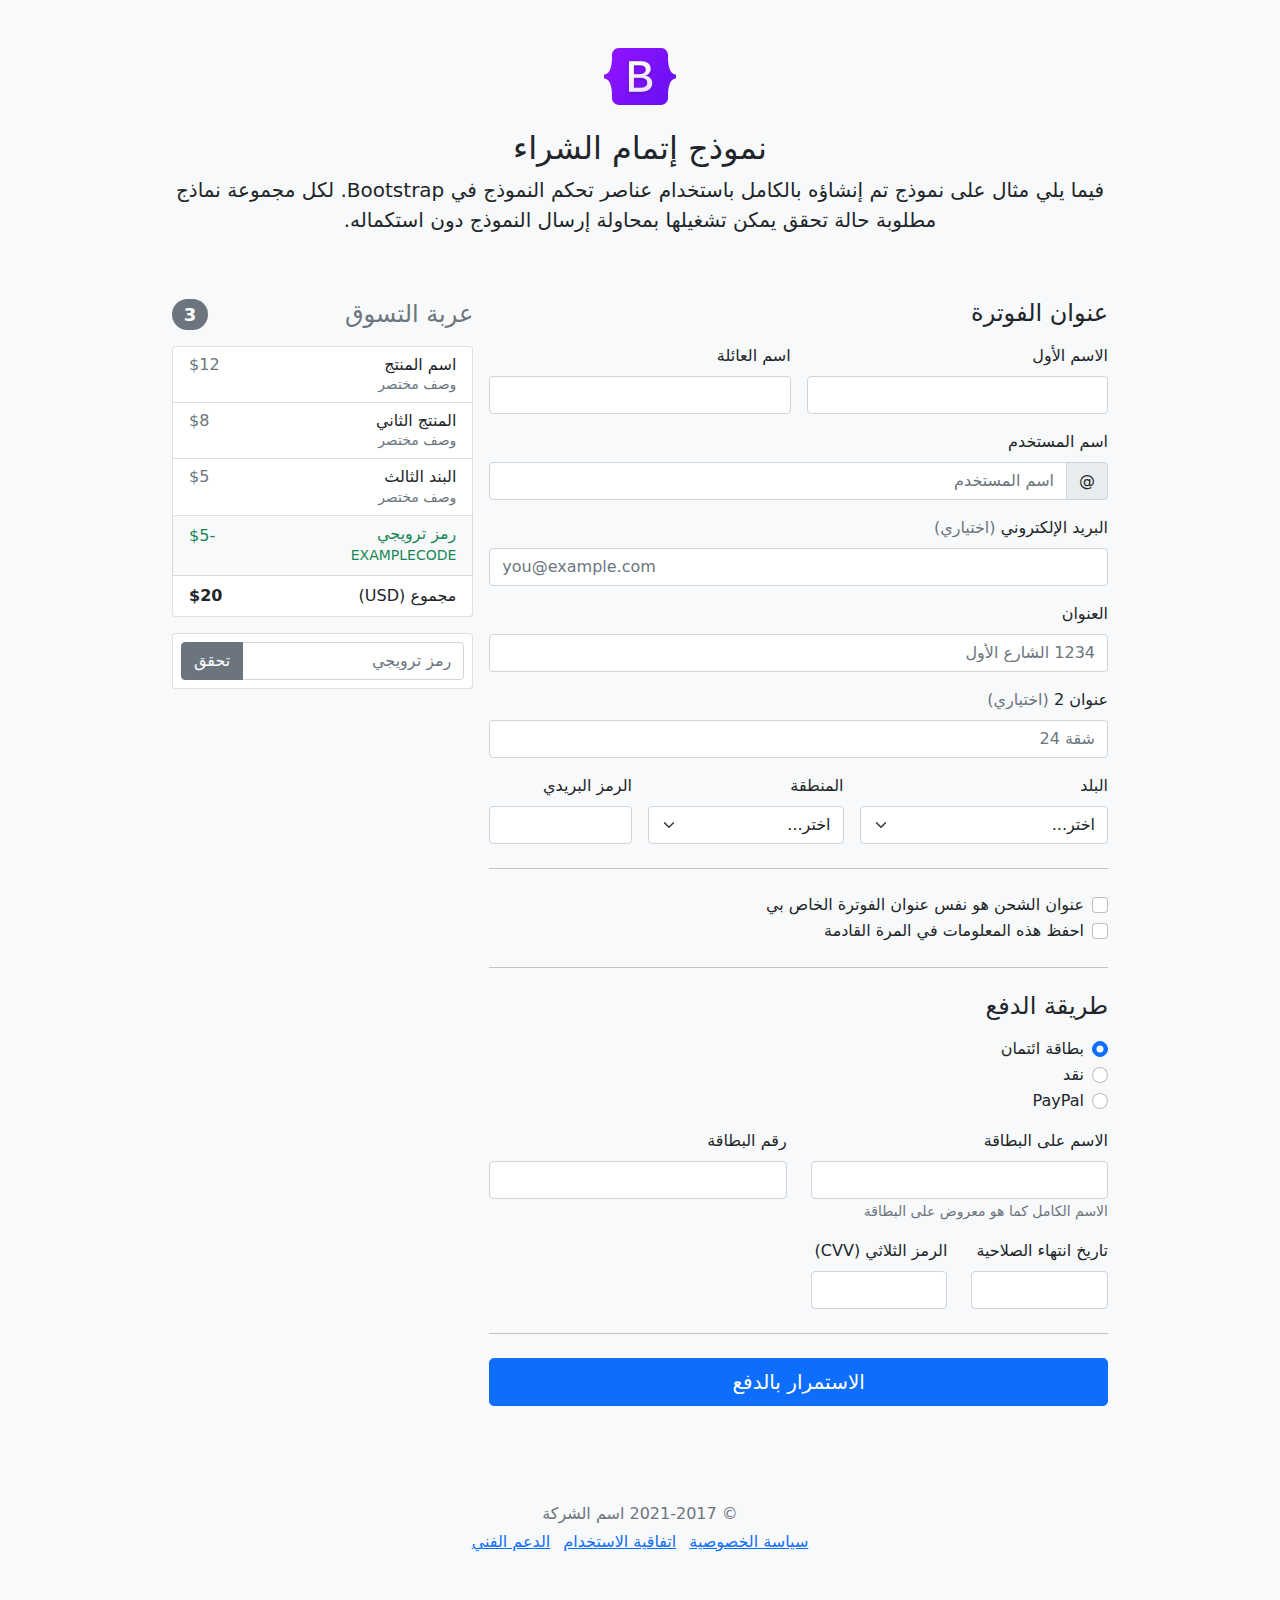
<file: bootstrap-5.0.1-examples/checkout-rtl/index.html>
<!doctype html>
<html lang="ar" dir="rtl">
  <head>
    <meta charset="utf-8">
    <meta name="viewport" content="width=device-width, initial-scale=1">
    <meta name="description" content="">
    <meta name="author" content="Mark Otto, Jacob Thornton, and Bootstrap contributors">
    <meta name="generator" content="Hugo 0.83.1">
    <title>مثال إتمام الشراء · Bootstrap v5.0</title>

    <link rel="canonical" href="https://getbootstrap.com/docs/5.0/examples/checkout-rtl/">

    

    <!-- Bootstrap core CSS -->
<link href="../assets/dist/css/bootstrap.rtl.min.css" rel="stylesheet">

    <style>
      .bd-placeholder-img {
        font-size: 1.125rem;
        text-anchor: middle;
        -webkit-user-select: none;
        -moz-user-select: none;
        user-select: none;
      }

      @media (min-width: 768px) {
        .bd-placeholder-img-lg {
          font-size: 3.5rem;
        }
      }
    </style>

    
    <!-- Custom styles for this template -->
    <link href="../checkout/form-validation.css" rel="stylesheet">
  </head>
  <body class="bg-light">
    
<div class="container">
  <main>
    <div class="py-5 text-center">
      <img class="d-block mx-auto mb-4" src="../assets/brand/bootstrap-logo.svg" alt="" width="72" height="57">
      <h2>نموذج إتمام الشراء</h2>
      <p class="lead">فيما يلي مثال على نموذج تم إنشاؤه بالكامل باستخدام عناصر تحكم النموذج في Bootstrap. لكل مجموعة نماذج مطلوبة حالة تحقق يمكن تشغيلها بمحاولة إرسال النموذج دون استكماله.</p>
    </div>

    <div class="row g-3">
      <div class="col-md-5 col-lg-4 order-md-last">
        <h4 class="d-flex justify-content-between align-items-center mb-3">
          <span class="text-muted">عربة التسوق</span>
          <span class="badge bg-secondary rounded-pill">3</span>
        </h4>
        <ul class="list-group mb-3">
          <li class="list-group-item d-flex justify-content-between lh-sm">
            <div>
              <h6 class="my-0">اسم المنتج</h6>
              <small class="text-muted">وصف مختصر</small>
            </div>
            <span class="text-muted">$12</span>
          </li>
          <li class="list-group-item d-flex justify-content-between lh-sm">
            <div>
              <h6 class="my-0">المنتج الثاني</h6>
              <small class="text-muted">وصف مختصر</small>
            </div>
            <span class="text-muted">$8</span>
          </li>
          <li class="list-group-item d-flex justify-content-between lh-sm">
            <div>
              <h6 class="my-0">البند الثالث</h6>
              <small class="text-muted">وصف مختصر</small>
            </div>
            <span class="text-muted">$5</span>
          </li>
          <li class="list-group-item d-flex justify-content-between bg-light">
            <div class="text-success">
              <h6 class="my-0">رمز ترويجي</h6>
              <small>EXAMPLECODE</small>
            </div>
            <span class="text-success">-$5</span>
          </li>
          <li class="list-group-item d-flex justify-content-between">
            <span>مجموع (USD)</span>
            <strong>$20</strong>
          </li>
        </ul>

        <form class="card p-2">
          <div class="input-group">
            <input type="text" class="form-control" placeholder="رمز ترويجي">
            <button type="submit" class="btn btn-secondary">تحقق</button>
          </div>
        </form>
      </div>
      <div class="col-md-7 col-lg-8">
        <h4 class="mb-3">عنوان الفوترة</h4>
        <form class="needs-validation" novalidate>
          <div class="row g-3">
            <div class="col-sm-6">
              <label for="firstName" class="form-label">الاسم الأول</label>
              <input type="text" class="form-control" id="firstName" placeholder="" value="" required>
              <div class="invalid-feedback">
                يرجى إدخال اسم أول صحيح.
              </div>
            </div>

            <div class="col-sm-6">
              <label for="lastName" class="form-label">اسم العائلة</label>
              <input type="text" class="form-control" id="lastName" placeholder="" value="" required>
              <div class="invalid-feedback">
                يرجى إدخال اسم عائلة صحيح.
              </div>
            </div>

            <div class="col-12">
              <label for="username" class="form-label">اسم المستخدم</label>
              <div class="input-group has-validation">
                <span class="input-group-text">@</span>
                <input type="text" class="form-control" id="username" placeholder="اسم المستخدم" required>
              <div class="invalid-feedback">
                اسم المستخدم الخاص بك مطلوب.
                </div>
              </div>
            </div>

            <div class="col-12">
              <label for="email" class="form-label">البريد الإلكتروني <span class="text-muted">(اختياري)</span></label>
              <input type="email" class="form-control" id="email" placeholder="you@example.com">
              <div class="invalid-feedback">
                يرجى إدخال عنوان بريد إلكتروني صحيح لتصلكم تحديثات الشحن.
              </div>
            </div>

            <div class="col-12">
              <label for="address" class="form-label">العنوان</label>
              <input type="text" class="form-control" id="address" placeholder="1234 الشارع الأول" required>
              <div class="invalid-feedback">
                يرجى إدخال عنوان الشحن الخاص بك.
              </div>
            </div>

            <div class="col-12">
              <label for="address2" class="form-label">عنوان 2 <span class="text-muted">(اختياري)</span></label>
              <input type="text" class="form-control" id="address2" placeholder="شقة 24">
            </div>

            <div class="col-md-5">
              <label for="country" class="form-label">البلد</label>
              <select class="form-select" id="country" required>
                <option value="">اختر...</option>
                <option>الولايات المتحدة الأمريكية</option>
              </select>
              <div class="invalid-feedback">
                يرجى اختيار بلد صحيح.
              </div>
            </div>

            <div class="col-md-4">
              <label for="state" class="form-label">المنطقة</label>
              <select class="form-select" id="state" required>
                <option value="">اختر...</option>
                <option>كاليفورنيا</option>
              </select>
              <div class="invalid-feedback">
                يرجى اختيار اسم منطقة صحيح.
              </div>
            </div>

            <div class="col-md-3">
              <label for="zip" class="form-label">الرمز البريدي</label>
              <input type="text" class="form-control" id="zip" placeholder="" required>
              <div class="invalid-feedback">
                الرمز البريدي مطلوب.
              </div>
            </div>
          </div>

          <hr class="my-4">

          <div class="form-check">
            <input type="checkbox" class="form-check-input" id="same-address">
            <label class="form-check-label" for="same-address">عنوان الشحن هو نفس عنوان الفوترة الخاص بي</label>
          </div>

          <div class="form-check">
            <input type="checkbox" class="form-check-input" id="save-info">
            <label class="form-check-label" for="save-info">احفظ هذه المعلومات في المرة القادمة</label>
          </div>

          <hr class="my-4">

          <h4 class="mb-3">طريقة الدفع</h4>

          <div class="my-3">
            <div class="form-check">
              <input id="credit" name="paymentMethod" type="radio" class="form-check-input" checked required>
              <label class="form-check-label" for="credit">بطاقة ائتمان</label>
            </div>
            <div class="form-check">
              <input id="cash" name="paymentMethod" type="radio" class="form-check-input" required>
              <label class="form-check-label" for="cash">نقد</label>
            </div>
            <div class="form-check">
              <input id="paypal" name="paymentMethod" type="radio" class="form-check-input" required>
              <label class="form-check-label" for="paypal">PayPal</label>
            </div>
          </div>

          <div class="row gy-3">
            <div class="col-md-6">
              <label for="cc-name" class="form-label">الاسم على البطاقة</label>
              <input type="text" class="form-control" id="cc-name" placeholder="" required>
              <small class="text-muted">الاسم الكامل كما هو معروض على البطاقة</small>
              <div class="invalid-feedback">
                الاسم على البطاقة مطلوب
              </div>
            </div>

            <div class="col-md-6">
              <label for="cc-number" class="form-label">رقم البطاقة</label>
              <input type="text" class="form-control" id="cc-number" placeholder="" required>
              <div class="invalid-feedback">
                رقم بطاقة الائتمان مطلوب
              </div>
            </div>

            <div class="col-md-3">
              <label for="cc-expiration" class="form-label">تاريخ انتهاء الصلاحية</label>
              <input type="text" class="form-control" id="cc-expiration" placeholder="" required>
              <div class="invalid-feedback">
                تاريخ انتهاء الصلاحية مطلوب
              </div>
            </div>

            <div class="col-md-3">
              <label for="cc-cvv" class="form-label">الرمز الثلاثي (CVV)</label>
              <input type="text" class="form-control" id="cc-cvv" placeholder="" required>
              <div class="invalid-feedback">
                رمز الحماية مطلوب
              </div>
            </div>
          </div>

          <hr class="my-4">

          <button class="w-100 btn btn-primary btn-lg" type="submit">الاستمرار بالدفع</button>
        </form>
      </div>
    </div>
  </main>
  <footer class="my-5 pt-5 text-muted text-center text-small">
    <p class="mb-1">&copy; 2021-2017 اسم الشركة</p>
    <ul class="list-inline">
      <li class="list-inline-item"><a href="#">سياسة الخصوصية</a></li>
      <li class="list-inline-item"><a href="#">اتفاقية الاستخدام</a></li>
      <li class="list-inline-item"><a href="#">الدعم الفني</a></li>
    </ul>
  </footer>
</div>


    <script src="../assets/dist/js/bootstrap.bundle.min.js"></script>

      <script src="../checkout/form-validation.js"></script>
  </body>
</html>
</file>
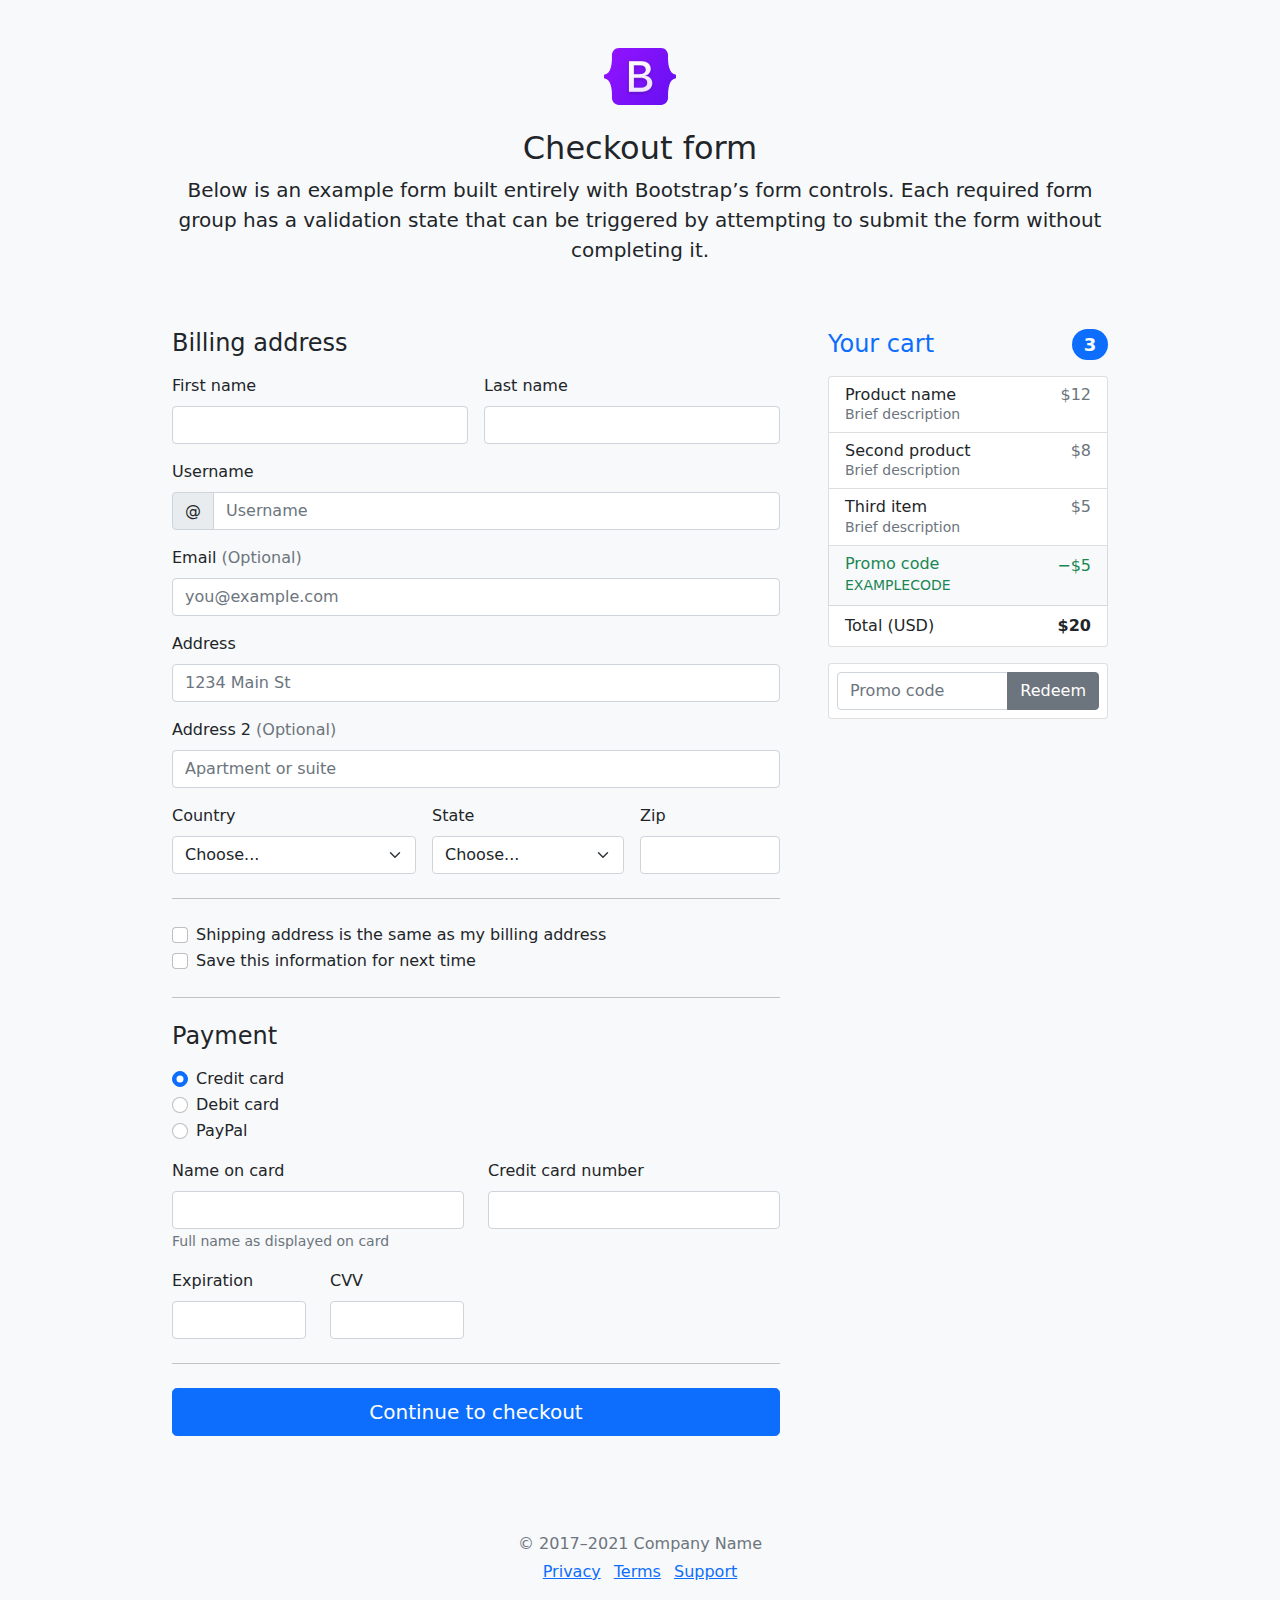
<file: bootstrap-5.0.1-examples/checkout/index.html>
<!doctype html>
<html lang="en">
  <head>
    <meta charset="utf-8">
    <meta name="viewport" content="width=device-width, initial-scale=1">
    <meta name="description" content="">
    <meta name="author" content="Mark Otto, Jacob Thornton, and Bootstrap contributors">
    <meta name="generator" content="Hugo 0.83.1">
    <title>Checkout example · Bootstrap v5.0</title>

    <link rel="canonical" href="https://getbootstrap.com/docs/5.0/examples/checkout/">

    

    <!-- Bootstrap core CSS -->
<link href="../assets/dist/css/bootstrap.min.css" rel="stylesheet">

    <style>
      .bd-placeholder-img {
        font-size: 1.125rem;
        text-anchor: middle;
        -webkit-user-select: none;
        -moz-user-select: none;
        user-select: none;
      }

      @media (min-width: 768px) {
        .bd-placeholder-img-lg {
          font-size: 3.5rem;
        }
      }
    </style>

    
    <!-- Custom styles for this template -->
    <link href="form-validation.css" rel="stylesheet">
  </head>
  <body class="bg-light">
    
<div class="container">
  <main>
    <div class="py-5 text-center">
      <img class="d-block mx-auto mb-4" src="../assets/brand/bootstrap-logo.svg" alt="" width="72" height="57">
      <h2>Checkout form</h2>
      <p class="lead">Below is an example form built entirely with Bootstrap’s form controls. Each required form group has a validation state that can be triggered by attempting to submit the form without completing it.</p>
    </div>

    <div class="row g-5">
      <div class="col-md-5 col-lg-4 order-md-last">
        <h4 class="d-flex justify-content-between align-items-center mb-3">
          <span class="text-primary">Your cart</span>
          <span class="badge bg-primary rounded-pill">3</span>
        </h4>
        <ul class="list-group mb-3">
          <li class="list-group-item d-flex justify-content-between lh-sm">
            <div>
              <h6 class="my-0">Product name</h6>
              <small class="text-muted">Brief description</small>
            </div>
            <span class="text-muted">$12</span>
          </li>
          <li class="list-group-item d-flex justify-content-between lh-sm">
            <div>
              <h6 class="my-0">Second product</h6>
              <small class="text-muted">Brief description</small>
            </div>
            <span class="text-muted">$8</span>
          </li>
          <li class="list-group-item d-flex justify-content-between lh-sm">
            <div>
              <h6 class="my-0">Third item</h6>
              <small class="text-muted">Brief description</small>
            </div>
            <span class="text-muted">$5</span>
          </li>
          <li class="list-group-item d-flex justify-content-between bg-light">
            <div class="text-success">
              <h6 class="my-0">Promo code</h6>
              <small>EXAMPLECODE</small>
            </div>
            <span class="text-success">−$5</span>
          </li>
          <li class="list-group-item d-flex justify-content-between">
            <span>Total (USD)</span>
            <strong>$20</strong>
          </li>
        </ul>

        <form class="card p-2">
          <div class="input-group">
            <input type="text" class="form-control" placeholder="Promo code">
            <button type="submit" class="btn btn-secondary">Redeem</button>
          </div>
        </form>
      </div>
      <div class="col-md-7 col-lg-8">
        <h4 class="mb-3">Billing address</h4>
        <form class="needs-validation" novalidate>
          <div class="row g-3">
            <div class="col-sm-6">
              <label for="firstName" class="form-label">First name</label>
              <input type="text" class="form-control" id="firstName" placeholder="" value="" required>
              <div class="invalid-feedback">
                Valid first name is required.
              </div>
            </div>

            <div class="col-sm-6">
              <label for="lastName" class="form-label">Last name</label>
              <input type="text" class="form-control" id="lastName" placeholder="" value="" required>
              <div class="invalid-feedback">
                Valid last name is required.
              </div>
            </div>

            <div class="col-12">
              <label for="username" class="form-label">Username</label>
              <div class="input-group has-validation">
                <span class="input-group-text">@</span>
                <input type="text" class="form-control" id="username" placeholder="Username" required>
              <div class="invalid-feedback">
                  Your username is required.
                </div>
              </div>
            </div>

            <div class="col-12">
              <label for="email" class="form-label">Email <span class="text-muted">(Optional)</span></label>
              <input type="email" class="form-control" id="email" placeholder="you@example.com">
              <div class="invalid-feedback">
                Please enter a valid email address for shipping updates.
              </div>
            </div>

            <div class="col-12">
              <label for="address" class="form-label">Address</label>
              <input type="text" class="form-control" id="address" placeholder="1234 Main St" required>
              <div class="invalid-feedback">
                Please enter your shipping address.
              </div>
            </div>

            <div class="col-12">
              <label for="address2" class="form-label">Address 2 <span class="text-muted">(Optional)</span></label>
              <input type="text" class="form-control" id="address2" placeholder="Apartment or suite">
            </div>

            <div class="col-md-5">
              <label for="country" class="form-label">Country</label>
              <select class="form-select" id="country" required>
                <option value="">Choose...</option>
                <option>United States</option>
              </select>
              <div class="invalid-feedback">
                Please select a valid country.
              </div>
            </div>

            <div class="col-md-4">
              <label for="state" class="form-label">State</label>
              <select class="form-select" id="state" required>
                <option value="">Choose...</option>
                <option>California</option>
              </select>
              <div class="invalid-feedback">
                Please provide a valid state.
              </div>
            </div>

            <div class="col-md-3">
              <label for="zip" class="form-label">Zip</label>
              <input type="text" class="form-control" id="zip" placeholder="" required>
              <div class="invalid-feedback">
                Zip code required.
              </div>
            </div>
          </div>

          <hr class="my-4">

          <div class="form-check">
            <input type="checkbox" class="form-check-input" id="same-address">
            <label class="form-check-label" for="same-address">Shipping address is the same as my billing address</label>
          </div>

          <div class="form-check">
            <input type="checkbox" class="form-check-input" id="save-info">
            <label class="form-check-label" for="save-info">Save this information for next time</label>
          </div>

          <hr class="my-4">

          <h4 class="mb-3">Payment</h4>

          <div class="my-3">
            <div class="form-check">
              <input id="credit" name="paymentMethod" type="radio" class="form-check-input" checked required>
              <label class="form-check-label" for="credit">Credit card</label>
            </div>
            <div class="form-check">
              <input id="debit" name="paymentMethod" type="radio" class="form-check-input" required>
              <label class="form-check-label" for="debit">Debit card</label>
            </div>
            <div class="form-check">
              <input id="paypal" name="paymentMethod" type="radio" class="form-check-input" required>
              <label class="form-check-label" for="paypal">PayPal</label>
            </div>
          </div>

          <div class="row gy-3">
            <div class="col-md-6">
              <label for="cc-name" class="form-label">Name on card</label>
              <input type="text" class="form-control" id="cc-name" placeholder="" required>
              <small class="text-muted">Full name as displayed on card</small>
              <div class="invalid-feedback">
                Name on card is required
              </div>
            </div>

            <div class="col-md-6">
              <label for="cc-number" class="form-label">Credit card number</label>
              <input type="text" class="form-control" id="cc-number" placeholder="" required>
              <div class="invalid-feedback">
                Credit card number is required
              </div>
            </div>

            <div class="col-md-3">
              <label for="cc-expiration" class="form-label">Expiration</label>
              <input type="text" class="form-control" id="cc-expiration" placeholder="" required>
              <div class="invalid-feedback">
                Expiration date required
              </div>
            </div>

            <div class="col-md-3">
              <label for="cc-cvv" class="form-label">CVV</label>
              <input type="text" class="form-control" id="cc-cvv" placeholder="" required>
              <div class="invalid-feedback">
                Security code required
              </div>
            </div>
          </div>

          <hr class="my-4">

          <button class="w-100 btn btn-primary btn-lg" type="submit">Continue to checkout</button>
        </form>
      </div>
    </div>
  </main>

  <footer class="my-5 pt-5 text-muted text-center text-small">
    <p class="mb-1">&copy; 2017–2021 Company Name</p>
    <ul class="list-inline">
      <li class="list-inline-item"><a href="#">Privacy</a></li>
      <li class="list-inline-item"><a href="#">Terms</a></li>
      <li class="list-inline-item"><a href="#">Support</a></li>
    </ul>
  </footer>
</div>


    <script src="../assets/dist/js/bootstrap.bundle.min.js"></script>

      <script src="form-validation.js"></script>
  </body>
</html>
</file>
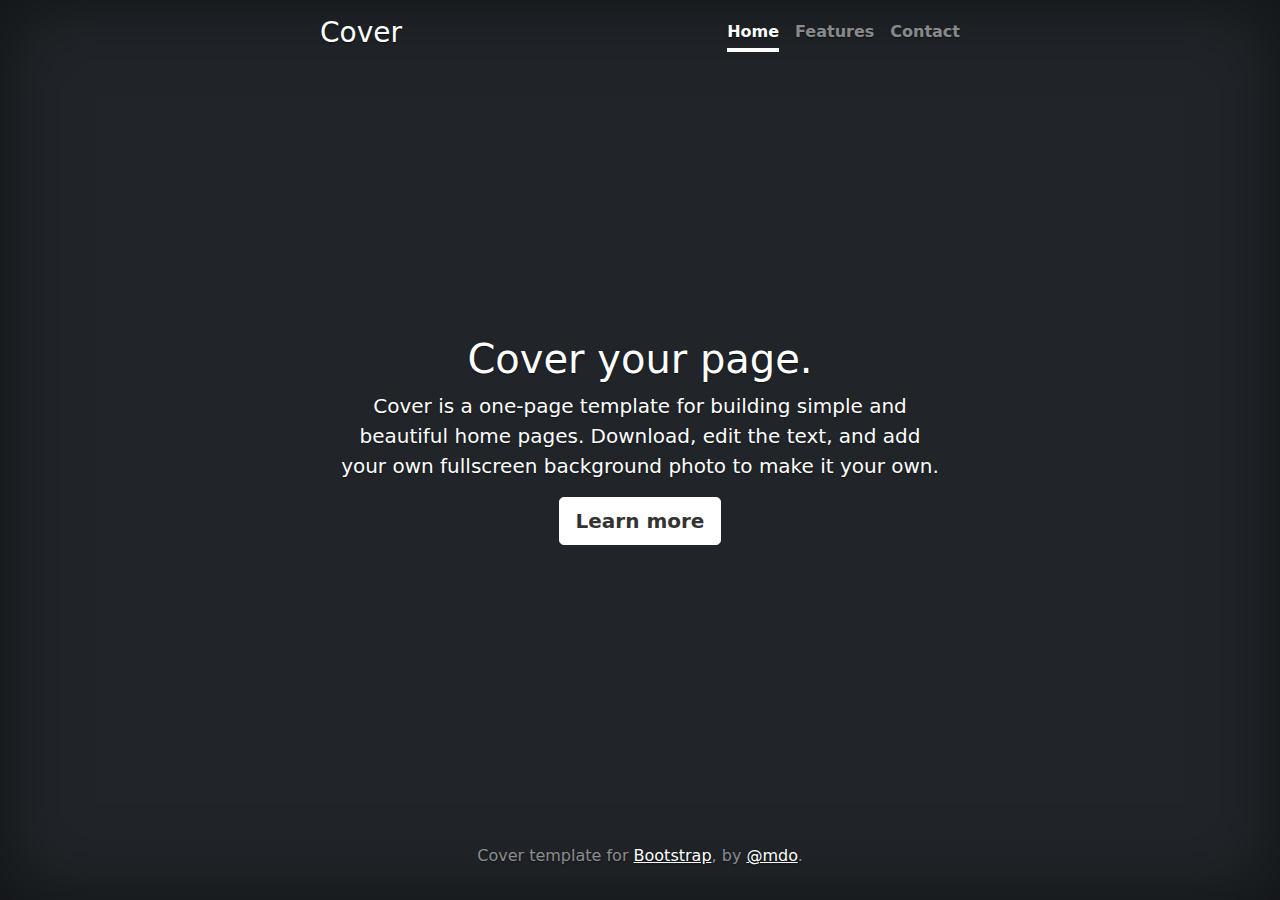
<file: bootstrap-5.0.1-examples/cover/index.html>
<!doctype html>
<html lang="en" class="h-100">
  <head>
    <meta charset="utf-8">
    <meta name="viewport" content="width=device-width, initial-scale=1">
    <meta name="description" content="">
    <meta name="author" content="Mark Otto, Jacob Thornton, and Bootstrap contributors">
    <meta name="generator" content="Hugo 0.83.1">
    <title>Cover Template · Bootstrap v5.0</title>

    <link rel="canonical" href="https://getbootstrap.com/docs/5.0/examples/cover/">

    

    <!-- Bootstrap core CSS -->
<link href="../assets/dist/css/bootstrap.min.css" rel="stylesheet">

    <style>
      .bd-placeholder-img {
        font-size: 1.125rem;
        text-anchor: middle;
        -webkit-user-select: none;
        -moz-user-select: none;
        user-select: none;
      }

      @media (min-width: 768px) {
        .bd-placeholder-img-lg {
          font-size: 3.5rem;
        }
      }
    </style>

    
    <!-- Custom styles for this template -->
    <link href="cover.css" rel="stylesheet">
  </head>
  <body class="d-flex h-100 text-center text-white bg-dark">
    
<div class="cover-container d-flex w-100 h-100 p-3 mx-auto flex-column">
  <header class="mb-auto">
    <div>
      <h3 class="float-md-start mb-0">Cover</h3>
      <nav class="nav nav-masthead justify-content-center float-md-end">
        <a class="nav-link active" aria-current="page" href="#">Home</a>
        <a class="nav-link" href="#">Features</a>
        <a class="nav-link" href="#">Contact</a>
      </nav>
    </div>
  </header>

  <main class="px-3">
    <h1>Cover your page.</h1>
    <p class="lead">Cover is a one-page template for building simple and beautiful home pages. Download, edit the text, and add your own fullscreen background photo to make it your own.</p>
    <p class="lead">
      <a href="#" class="btn btn-lg btn-secondary fw-bold border-white bg-white">Learn more</a>
    </p>
  </main>

  <footer class="mt-auto text-white-50">
    <p>Cover template for <a href="https://getbootstrap.com/" class="text-white">Bootstrap</a>, by <a href="https://twitter.com/mdo" class="text-white">@mdo</a>.</p>
  </footer>
</div>


    
  </body>
</html>
</file>
<file: main.css>
body {
	padding: 0;
	margin: 0;
	background: #f2f6e9;
}

.navbar {
	background: black;
	padding: 10px;
}
#logo1 {
	height: 35px;
}
.navbar-brand, .nav-link {
	color: #fff;
	cursor: pointer;
}

.nav-link {
	margin-right: 1em !important;
}

.nav-link:hover {
	color: #000;
}

.navbar-collapse {
	justify-content: flex-end;
}

.header {
	background-image: url('wallpaper.jpg');
	background-size: cover;
	background-repeat: no-repeat;
	background-position: center;
	position: relative;
	height: 100vh;
}

.overlay {
	position: absolute;
	min-width: 100%;
	min-height: 100%;
	left: 0;
	top: 0;
	background: rgba(0, 0, 0, 0.6);
}

.description {
	left: 50%;
	top: 45%;
	position: absolute;
	transform: translate(-50%, -55%);
	text-align: center;
}

.description h1 {
	color: yellow;
}

.description p {
	color: #fff;
	font-size: 1.3rem;
	line-height: 1.5;
}

.description button {
	border: 1px solid #333;
	background: #333;
	border-radius: 0;
	color: #fff;
}

.description button:hover {
	border: 1px solid #fff;
	background: #fff;
	color: #000;
}

.features {
	margin: 4em auto;
	padding: 1em;
	position: relative;
}

.feature-title {
	color: #333;
	font-size: 1.3rem;
	font-weight: 700;
	margin-bottom: 20px;
	text-transform: uppercase;
}

.features img {
	-webkit-box-shadow: 1px 1px 4px rgba(0, 0, 0, 0.4);
	-moz-box-shadow: 1px 1px 4px rgba(0, 0, 0, 0.4);
	box-shadow: 1px 1px 4px rgba(0, 0, 0, 0.4);
	margin-bottom: 16px;
}

.features .form-control, .features-input {
	border-radius: 0;
}

.features .btn {
	background-color: #333;
	border: 1px solid #333;
	width: 100%;
	color: #fff;
	margin-top: 20px;
}

.features .btn:hover {
	background-color: #fff;
	border: 1px solid #111;
	color: black;
}

.page-footer {
	background-color: #222;
	color: #ccc;
	padding: 60px 0 30px;
}

.footer-copyright {
	color: #666;
	padding: 40px 0;
}

@media (max-width: 575.98px) {
	.description {
		left: 0;
		padding: 0 15px;
		position: absolute;
		top: 10%;
		transform: none;
		text-align: center;
	}

	.description h1 {
		font-size: 2em;
	}

	.description p {
		font-size: 1.2rem;
	}

	.features {
		margin: 0;
	}
}
</file>
<file: docs/main.css>
body {
	padding: 0;
	margin: 0;
	background: #f2f6e9;
}

.navbar {
	background: black;
	padding: 10px;
}
#logo1 {
	height: 35px;
}
.navbar-brand, .nav-link {
	color: #fff;
	cursor: pointer;
}

.nav-link {
	margin-right: 1em !important;
}

.nav-link:hover {
	color: #000;
}

.navbar-collapse {
	justify-content: flex-end;
}

.header {
	background-image: url('wallpaper.jpg');
	background-size: cover;
	background-repeat: no-repeat;
	background-position: center;
	position: relative;
	height: 100vh;
}

.overlay {
	position: absolute;
	min-width: 100%;
	min-height: 100%;
	left: 0;
	top: 0;
	background: rgba(0, 0, 0, 0.6);
}

.description {
	left: 50%;
	top: 45%;
	position: absolute;
	transform: translate(-50%, -55%);
	text-align: center;
}

.description h1 {
	color: yellow;
}

.description p {
	color: #fff;
	font-size: 1.3rem;
	line-height: 1.5;
}

.description button {
	border: 1px solid #333;
	background: #333;
	border-radius: 0;
	color: #fff;
}

.description button:hover {
	border: 1px solid #fff;
	background: #fff;
	color: #000;
}

.features {
	margin: 4em auto;
	padding: 1em;
	position: relative;
}

.feature-title {
	color: #333;
	font-size: 1.3rem;
	font-weight: 700;
	margin-bottom: 20px;
	text-transform: uppercase;
}

.features img {
	-webkit-box-shadow: 1px 1px 4px rgba(0, 0, 0, 0.4);
	-moz-box-shadow: 1px 1px 4px rgba(0, 0, 0, 0.4);
	box-shadow: 1px 1px 4px rgba(0, 0, 0, 0.4);
	margin-bottom: 16px;
}

.features .form-control, .features-input {
	border-radius: 0;
}

.features .btn {
	background-color: #333;
	border: 1px solid #333;
	width: 100%;
	color: #fff;
	margin-top: 20px;
}

.features .btn:hover {
	background-color: #fff;
	border: 1px solid #111;
	color: black;
}

.page-footer {
	background-color: #222;
	color: #ccc;
	padding: 60px 0 30px;
}

.footer-copyright {
	color: #666;
	padding: 40px 0;
}

@media (max-width: 575.98px) {
	.description {
		left: 0;
		padding: 0 15px;
		position: absolute;
		top: 10%;
		transform: none;
		text-align: center;
	}

	.description h1 {
		font-size: 2em;
	}

	.description p {
		font-size: 1.2rem;
	}

	.features {
		margin: 0;
	}
}
</file>
<file: bootstrap-5.0.1-examples/blog/blog.rtl.css>
/* stylelint-disable selector-list-comma-newline-after */

.blog-header {
  line-height: 1;
  border-bottom: 1px solid #e5e5e5;
}

.blog-header-logo {
  font-family: Amiri, Georgia, "Times New Roman", serif;
  font-size: 2.25rem;
}

.blog-header-logo:hover {
  text-decoration: none;
}

h1, h2, h3, h4, h5, h6 {
  font-family: Amiri, Georgia, "Times New Roman", serif;
}

.display-4 {
  font-size: 2.5rem;
}
@media (min-width: 768px) {
  .display-4 {
    font-size: 3rem;
  }
}

.nav-scroller {
  position: relative;
  z-index: 2;
  height: 2.75rem;
  overflow-y: hidden;
}

.nav-scroller .nav {
  display: flex;
  flex-wrap: nowrap;
  padding-bottom: 1rem;
  margin-top: -1px;
  overflow-x: auto;
  text-align: center;
  white-space: nowrap;
  -webkit-overflow-scrolling: touch;
}

.nav-scroller .nav-link {
  padding-top: .75rem;
  padding-bottom: .75rem;
  font-size: .875rem;
}

.card-img-right {
  height: 100%;
  border-radius: 3px 0 0 3px;
}

.flex-auto {
  flex: 0 0 auto;
}

.h-250 { height: 250px; }
@media (min-width: 768px) {
  .h-md-250 { height: 250px; }
}

/* Pagination */
.blog-pagination {
  margin-bottom: 4rem;
}
.blog-pagination > .btn {
  border-radius: 2rem;
}

/*
 * Blog posts
 */
.blog-post {
  margin-bottom: 4rem;
}
.blog-post-title {
  margin-bottom: .25rem;
  font-size: 2.5rem;
}
.blog-post-meta {
  margin-bottom: 1.25rem;
  color: #727272;
}

/*
 * Footer
 */
.blog-footer {
  padding: 2.5rem 0;
  color: #727272;
  text-align: center;
  background-color: #f9f9f9;
  border-top: .05rem solid #e5e5e5;
}
.blog-footer p:last-child {
  margin-bottom: 0;
}
</file>
<file: bootstrap-5.0.1-examples/blog/blog.css>
/* stylelint-disable selector-list-comma-newline-after */

.blog-header {
  line-height: 1;
  border-bottom: 1px solid #e5e5e5;
}

.blog-header-logo {
  font-family: "Playfair Display", Georgia, "Times New Roman", serif/*rtl:Amiri, Georgia, "Times New Roman", serif*/;
  font-size: 2.25rem;
}

.blog-header-logo:hover {
  text-decoration: none;
}

h1, h2, h3, h4, h5, h6 {
  font-family: "Playfair Display", Georgia, "Times New Roman", serif/*rtl:Amiri, Georgia, "Times New Roman", serif*/;
}

.display-4 {
  font-size: 2.5rem;
}
@media (min-width: 768px) {
  .display-4 {
    font-size: 3rem;
  }
}

.nav-scroller {
  position: relative;
  z-index: 2;
  height: 2.75rem;
  overflow-y: hidden;
}

.nav-scroller .nav {
  display: flex;
  flex-wrap: nowrap;
  padding-bottom: 1rem;
  margin-top: -1px;
  overflow-x: auto;
  text-align: center;
  white-space: nowrap;
  -webkit-overflow-scrolling: touch;
}

.nav-scroller .nav-link {
  padding-top: .75rem;
  padding-bottom: .75rem;
  font-size: .875rem;
}

.card-img-right {
  height: 100%;
  border-radius: 0 3px 3px 0;
}

.flex-auto {
  flex: 0 0 auto;
}

.h-250 { height: 250px; }
@media (min-width: 768px) {
  .h-md-250 { height: 250px; }
}

/* Pagination */
.blog-pagination {
  margin-bottom: 4rem;
}
.blog-pagination > .btn {
  border-radius: 2rem;
}

/*
 * Blog posts
 */
.blog-post {
  margin-bottom: 4rem;
}
.blog-post-title {
  margin-bottom: .25rem;
  font-size: 2.5rem;
}
.blog-post-meta {
  margin-bottom: 1.25rem;
  color: #727272;
}

/*
 * Footer
 */
.blog-footer {
  padding: 2.5rem 0;
  color: #727272;
  text-align: center;
  background-color: #f9f9f9;
  border-top: .05rem solid #e5e5e5;
}
.blog-footer p:last-child {
  margin-bottom: 0;
}
</file>
<file: bootstrap-5.0.1-examples/carousel/carousel.rtl.css>
/* GLOBAL STYLES
-------------------------------------------------- */
/* Padding below the footer and lighter body text */

body {
  padding-top: 3rem;
  padding-bottom: 3rem;
  color: #5a5a5a;
}


/* CUSTOMIZE THE CAROUSEL
-------------------------------------------------- */

/* Carousel base class */
.carousel {
  margin-bottom: 4rem;
}
/* Since positioning the image, we need to help out the caption */
.carousel-caption {
  bottom: 3rem;
  z-index: 10;
}

/* Declare heights because of positioning of img element */
.carousel-item {
  height: 32rem;
}
.carousel-item > img {
  position: absolute;
  top: 0;
  right: 0;
  min-width: 100%;
  height: 32rem;
}


/* MARKETING CONTENT
-------------------------------------------------- */

/* Center align the text within the three columns below the carousel */
.marketing .col-lg-4 {
  margin-bottom: 1.5rem;
  text-align: center;
}
.marketing h2 {
  font-weight: 400;
}
.marketing .col-lg-4 p {
  margin-right: .75rem;
  margin-left: .75rem;
}


/* Featurettes
------------------------- */

.featurette-divider {
  margin: 5rem 0; /* Space out the Bootstrap <hr> more */
}

/* Thin out the marketing headings */
.featurette-heading {
  font-weight: 300;
  line-height: 1;
}


/* RESPONSIVE CSS
-------------------------------------------------- */

@media (min-width: 40em) {
  /* Bump up size of carousel content */
  .carousel-caption p {
    margin-bottom: 1.25rem;
    font-size: 1.25rem;
    line-height: 1.4;
  }

  .featurette-heading {
    font-size: 50px;
  }
}

@media (min-width: 62em) {
  .featurette-heading {
    margin-top: 7rem;
  }
}
</file>
<file: bootstrap-5.0.1-examples/carousel/carousel.css>
/* GLOBAL STYLES
-------------------------------------------------- */
/* Padding below the footer and lighter body text */

body {
  padding-top: 3rem;
  padding-bottom: 3rem;
  color: #5a5a5a;
}


/* CUSTOMIZE THE CAROUSEL
-------------------------------------------------- */

/* Carousel base class */
.carousel {
  margin-bottom: 4rem;
}
/* Since positioning the image, we need to help out the caption */
.carousel-caption {
  bottom: 3rem;
  z-index: 10;
}

/* Declare heights because of positioning of img element */
.carousel-item {
  height: 32rem;
}
.carousel-item > img {
  position: absolute;
  top: 0;
  left: 0;
  min-width: 100%;
  height: 32rem;
}


/* MARKETING CONTENT
-------------------------------------------------- */

/* Center align the text within the three columns below the carousel */
.marketing .col-lg-4 {
  margin-bottom: 1.5rem;
  text-align: center;
}
.marketing h2 {
  font-weight: 400;
}
/* rtl:begin:ignore */
.marketing .col-lg-4 p {
  margin-right: .75rem;
  margin-left: .75rem;
}
/* rtl:end:ignore */


/* Featurettes
------------------------- */

.featurette-divider {
  margin: 5rem 0; /* Space out the Bootstrap <hr> more */
}

/* Thin out the marketing headings */
.featurette-heading {
  font-weight: 300;
  line-height: 1;
  /* rtl:remove */
  letter-spacing: -.05rem;
}


/* RESPONSIVE CSS
-------------------------------------------------- */

@media (min-width: 40em) {
  /* Bump up size of carousel content */
  .carousel-caption p {
    margin-bottom: 1.25rem;
    font-size: 1.25rem;
    line-height: 1.4;
  }

  .featurette-heading {
    font-size: 50px;
  }
}

@media (min-width: 62em) {
  .featurette-heading {
    margin-top: 7rem;
  }
}
</file>
<file: bootstrap-5.0.1-examples/checkout/form-validation.css>
.container {
  max-width: 960px;
}
</file>
<file: bootstrap-5.0.1-examples/cover/cover.css>
/*
 * Globals
 */


/* Custom default button */
.btn-secondary,
.btn-secondary:hover,
.btn-secondary:focus {
  color: #333;
  text-shadow: none; /* Prevent inheritance from `body` */
}


/*
 * Base structure
 */

body {
  text-shadow: 0 .05rem .1rem rgba(0, 0, 0, .5);
  box-shadow: inset 0 0 5rem rgba(0, 0, 0, .5);
}

.cover-container {
  max-width: 42em;
}


/*
 * Header
 */

.nav-masthead .nav-link {
  padding: .25rem 0;
  font-weight: 700;
  color: rgba(255, 255, 255, .5);
  background-color: transparent;
  border-bottom: .25rem solid transparent;
}

.nav-masthead .nav-link:hover,
.nav-masthead .nav-link:focus {
  border-bottom-color: rgba(255, 255, 255, .25);
}

.nav-masthead .nav-link + .nav-link {
  margin-left: 1rem;
}

.nav-masthead .active {
  color: #fff;
  border-bottom-color: #fff;
}
</file>
<file: bootstrap-5.0.1-examples/cheatsheet/cheatsheet.rtl.css>
body {
  scroll-behavior: smooth;
}

/**
 * Bootstrap "Journal code" icon
 * @link https://icons.getbootstrap.com/icons/journal-code/
 */
.bd-heading a::before {
  display: inline-block;
  width: 1em;
  height: 1em;
  margin-left: .25rem;
  content: "";
  background-image: url("data:image/svg+xml,%3Csvg xmlns='http://www.w3.org/2000/svg' fill='%25230d6efd' viewBox='0 0 16 16'%3E%3Cpath d='M4 1h8a2 2 0 0 1 2 2v10a2 2 0 0 1-2 2H4a2 2 0 0 1-2-2h1a1 1 0 0 0 1 1h8a1 1 0 0 0 1-1V3a1 1 0 0 0-1-1H4a1 1 0 0 0-1 1H2a2 2 0 0 1 2-2z'/%3E%3Cpath d='M2 5v-.5a.5.5 0 0 1 1 0V5h.5a.5.5 0 0 1 0 1h-2a.5.5 0 0 1 0-1H2zm0 3v-.5a.5.5 0 0 1 1 0V8h.5a.5.5 0 0 1 0 1h-2a.5.5 0 0 1 0-1H2zm0 3v-.5a.5.5 0 0 1 1 0v.5h.5a.5.5 0 0 1 0 1h-2a.5.5 0 0 1 0-1H2z'/%3E%3Cpath fill-rule='evenodd' d='M8.646 5.646a.5.5 0 0 1 .708 0l2 2a.5.5 0 0 1 0 .708l-2 2a.5.5 0 0 1-.708-.708L10.293 8 8.646 6.354a.5.5 0 0 1 0-.708zm-1.292 0a.5.5 0 0 0-.708 0l-2 2a.5.5 0 0 0 0 .708l2 2a.5.5 0 0 0 .708-.708L5.707 8l1.647-1.646a.5.5 0 0 0 0-.708z'/%3E%3C/svg%3E");
  background-size: 1em;
}

/* stylelint-disable-next-line selector-max-universal */
.bd-heading + div > * + * {
  margin-top: 3rem;
}

/* Table of contents */
.bd-aside a {
  padding: .1875rem .5rem;
  margin-top: .125rem;
  margin-right: .3125rem;
  color: rgba(0, 0, 0, .65);
  text-decoration: none;
}

.bd-aside a:hover,
.bd-aside a:focus {
  color: rgba(0, 0, 0, .85);
  background-color: rgba(121, 82, 179, .1);
}

.bd-aside .active {
  font-weight: 600;
  color: rgba(0, 0, 0, .85);
}

.bd-aside .btn {
  padding: .25rem .5rem;
  font-weight: 600;
  color: rgba(0, 0, 0, .65);
  border: 0;
}

.bd-aside .btn:hover,
.bd-aside .btn:focus {
  color: rgba(0, 0, 0, .85);
  background-color: rgba(121, 82, 179, .1);
}

.bd-aside .btn:focus {
  box-shadow: 0 0 0 1px rgba(121, 82, 179, .7);
}

.bd-aside .btn::before {
  width: 1.25em;
  line-height: 0;
  content: url("data:image/svg+xml,%3csvg xmlns='http://www.w3.org/2000/svg' width='16' height='16' viewBox='0 0 16 16'%3e%3cpath fill='none' stroke='rgba%280,0,0,.5%29' stroke-linecap='round' stroke-linejoin='round' stroke-width='2' d='M5 14l6-6-6-6'/%3e%3c/svg%3e");
  transition: transform .35s ease;
  transform: rotate(180deg) translateX(-2px);
  transform-origin: .5em 50%;
}

.bd-aside .btn[aria-expanded="true"]::before {
  transform: rotate(90deg);
}


/* Examples */
.scrollspy-example {
  position: relative;
  height: 200px;
  margin-top: .5rem;
  overflow: auto;
}

[id="modal"] .bd-example .btn,
[id="buttons"] .bd-example .btn,
[id="tooltips"] .bd-example .btn,
[id="popovers"] .bd-example .btn,
[id="dropdowns"] .bd-example .btn-group,
[id="dropdowns"] .bd-example .dropdown,
[id="dropdowns"] .bd-example .dropup,
[id="dropdowns"] .bd-example .dropend,
[id="dropdowns"] .bd-example .dropstart {
  margin: 0 0 1rem 1rem;
}

/* Layout */
@media (min-width: 1200px) {
  body {
    display: grid;
    gap: 1rem;
    grid-template-columns: 1fr 4fr 1fr;
    grid-template-rows: auto;
  }

  .bd-header {
    position: fixed;
    top: 0;
    right: 0;
    left: 0;
    z-index: 1030;
    grid-column: 1 / span 3;
  }

  .bd-aside,
  .bd-cheatsheet {
    padding-top: 4rem;
  }

  /**
   * 1. Too bad only Firefox supports subgrids ATM
   */
  .bd-cheatsheet,
  .bd-cheatsheet section,
  .bd-cheatsheet article {
    display: inherit; /* 1 */
    gap: inherit; /* 1 */
    grid-template-columns: 1fr 4fr;
    grid-column: 1 / span 2;
    grid-template-rows: auto;
  }

  .bd-aside {
    grid-area: 1 / 3;
    scroll-margin-top: 4rem;
  }

  .bd-cheatsheet section,
  .bd-cheatsheet section > h2 {
    top: 2rem;
    scroll-margin-top: 2rem;
  }

  .bd-cheatsheet section > h2::before {
    position: absolute;
    top: 0;
    right: 0;
    bottom: -2rem;
    left: 0;
    z-index: -1;
    content: "";
    background-image: linear-gradient(to bottom, rgba(255, 255, 255, 1) calc(100% - 3rem), rgba(255, 255, 255, .01));
  }

  .bd-cheatsheet article,
  .bd-cheatsheet .bd-heading {
    top: 8rem;
    scroll-margin-top: 8rem;
  }

  .bd-cheatsheet .bd-heading {
    z-index: 1;
  }
}
</file>
<file: bootstrap-5.0.1-examples/cheatsheet/cheatsheet.css>
body {
  scroll-behavior: smooth;
}

/**
 * Bootstrap "Journal code" icon
 * @link https://icons.getbootstrap.com/icons/journal-code/
 */
.bd-heading a::before {
  display: inline-block;
  width: 1em;
  height: 1em;
  margin-right: .25rem;
  content: "";
  background-image: url("data:image/svg+xml,%3Csvg xmlns='http://www.w3.org/2000/svg' fill='%25230d6efd' viewBox='0 0 16 16'%3E%3Cpath d='M4 1h8a2 2 0 0 1 2 2v10a2 2 0 0 1-2 2H4a2 2 0 0 1-2-2h1a1 1 0 0 0 1 1h8a1 1 0 0 0 1-1V3a1 1 0 0 0-1-1H4a1 1 0 0 0-1 1H2a2 2 0 0 1 2-2z'/%3E%3Cpath d='M2 5v-.5a.5.5 0 0 1 1 0V5h.5a.5.5 0 0 1 0 1h-2a.5.5 0 0 1 0-1H2zm0 3v-.5a.5.5 0 0 1 1 0V8h.5a.5.5 0 0 1 0 1h-2a.5.5 0 0 1 0-1H2zm0 3v-.5a.5.5 0 0 1 1 0v.5h.5a.5.5 0 0 1 0 1h-2a.5.5 0 0 1 0-1H2z'/%3E%3Cpath fill-rule='evenodd' d='M8.646 5.646a.5.5 0 0 1 .708 0l2 2a.5.5 0 0 1 0 .708l-2 2a.5.5 0 0 1-.708-.708L10.293 8 8.646 6.354a.5.5 0 0 1 0-.708zm-1.292 0a.5.5 0 0 0-.708 0l-2 2a.5.5 0 0 0 0 .708l2 2a.5.5 0 0 0 .708-.708L5.707 8l1.647-1.646a.5.5 0 0 0 0-.708z'/%3E%3C/svg%3E");
  background-size: 1em;
}

/* stylelint-disable-next-line selector-max-universal */
.bd-heading + div > * + * {
  margin-top: 3rem;
}

/* Table of contents */
.bd-aside a {
  padding: .1875rem .5rem;
  margin-top: .125rem;
  margin-left: .3125rem;
  color: rgba(0, 0, 0, .65);
  text-decoration: none;
}

.bd-aside a:hover,
.bd-aside a:focus {
  color: rgba(0, 0, 0, .85);
  background-color: rgba(121, 82, 179, .1);
}

.bd-aside .active {
  font-weight: 600;
  color: rgba(0, 0, 0, .85);
}

.bd-aside .btn {
  padding: .25rem .5rem;
  font-weight: 600;
  color: rgba(0, 0, 0, .65);
  border: 0;
}

.bd-aside .btn:hover,
.bd-aside .btn:focus {
  color: rgba(0, 0, 0, .85);
  background-color: rgba(121, 82, 179, .1);
}

.bd-aside .btn:focus {
  box-shadow: 0 0 0 1px rgba(121, 82, 179, .7);
}

.bd-aside .btn::before {
  width: 1.25em;
  line-height: 0;
  content: url("data:image/svg+xml,%3csvg xmlns='http://www.w3.org/2000/svg' width='16' height='16' viewBox='0 0 16 16'%3e%3cpath fill='none' stroke='rgba%280,0,0,.5%29' stroke-linecap='round' stroke-linejoin='round' stroke-width='2' d='M5 14l6-6-6-6'/%3e%3c/svg%3e");
  transition: transform .35s ease;

  /* rtl:raw:
  transform: rotate(180deg) translateX(-2px);
  */
  transform-origin: .5em 50%;
}

.bd-aside .btn[aria-expanded="true"]::before {
  transform: rotate(90deg)/* rtl:ignore */;
}


/* Examples */
.scrollspy-example {
  position: relative;
  height: 200px;
  margin-top: .5rem;
  overflow: auto;
}

[id="modal"] .bd-example .btn,
[id="buttons"] .bd-example .btn,
[id="tooltips"] .bd-example .btn,
[id="popovers"] .bd-example .btn,
[id="dropdowns"] .bd-example .btn-group,
[id="dropdowns"] .bd-example .dropdown,
[id="dropdowns"] .bd-example .dropup,
[id="dropdowns"] .bd-example .dropend,
[id="dropdowns"] .bd-example .dropstart {
  margin: 0 1rem 1rem 0;
}

/* Layout */
@media (min-width: 1200px) {
  body {
    display: grid;
    gap: 1rem;
    grid-template-columns: 1fr 4fr 1fr;
    grid-template-rows: auto;
  }

  .bd-header {
    position: fixed;
    top: 0;
    /* rtl:begin:ignore */
    right: 0;
    left: 0;
    /* rtl:end:ignore */
    z-index: 1030;
    grid-column: 1 / span 3;
  }

  .bd-aside,
  .bd-cheatsheet {
    padding-top: 4rem;
  }

  /**
   * 1. Too bad only Firefox supports subgrids ATM
   */
  .bd-cheatsheet,
  .bd-cheatsheet section,
  .bd-cheatsheet article {
    display: inherit; /* 1 */
    gap: inherit; /* 1 */
    grid-template-columns: 1fr 4fr;
    grid-column: 1 / span 2;
    grid-template-rows: auto;
  }

  .bd-aside {
    grid-area: 1 / 3;
    scroll-margin-top: 4rem;
  }

  .bd-cheatsheet section,
  .bd-cheatsheet section > h2 {
    top: 2rem;
    scroll-margin-top: 2rem;
  }

  .bd-cheatsheet section > h2::before {
    position: absolute;
    /* rtl:begin:ignore */
    top: 0;
    right: 0;
    bottom: -2rem;
    left: 0;
    /* rtl:end:ignore */
    z-index: -1;
    content: "";
    background-image: linear-gradient(to bottom, rgba(255, 255, 255, 1) calc(100% - 3rem), rgba(255, 255, 255, .01));
  }

  .bd-cheatsheet article,
  .bd-cheatsheet .bd-heading {
    top: 8rem;
    scroll-margin-top: 8rem;
  }

  .bd-cheatsheet .bd-heading {
    z-index: 1;
  }
}
</file>
